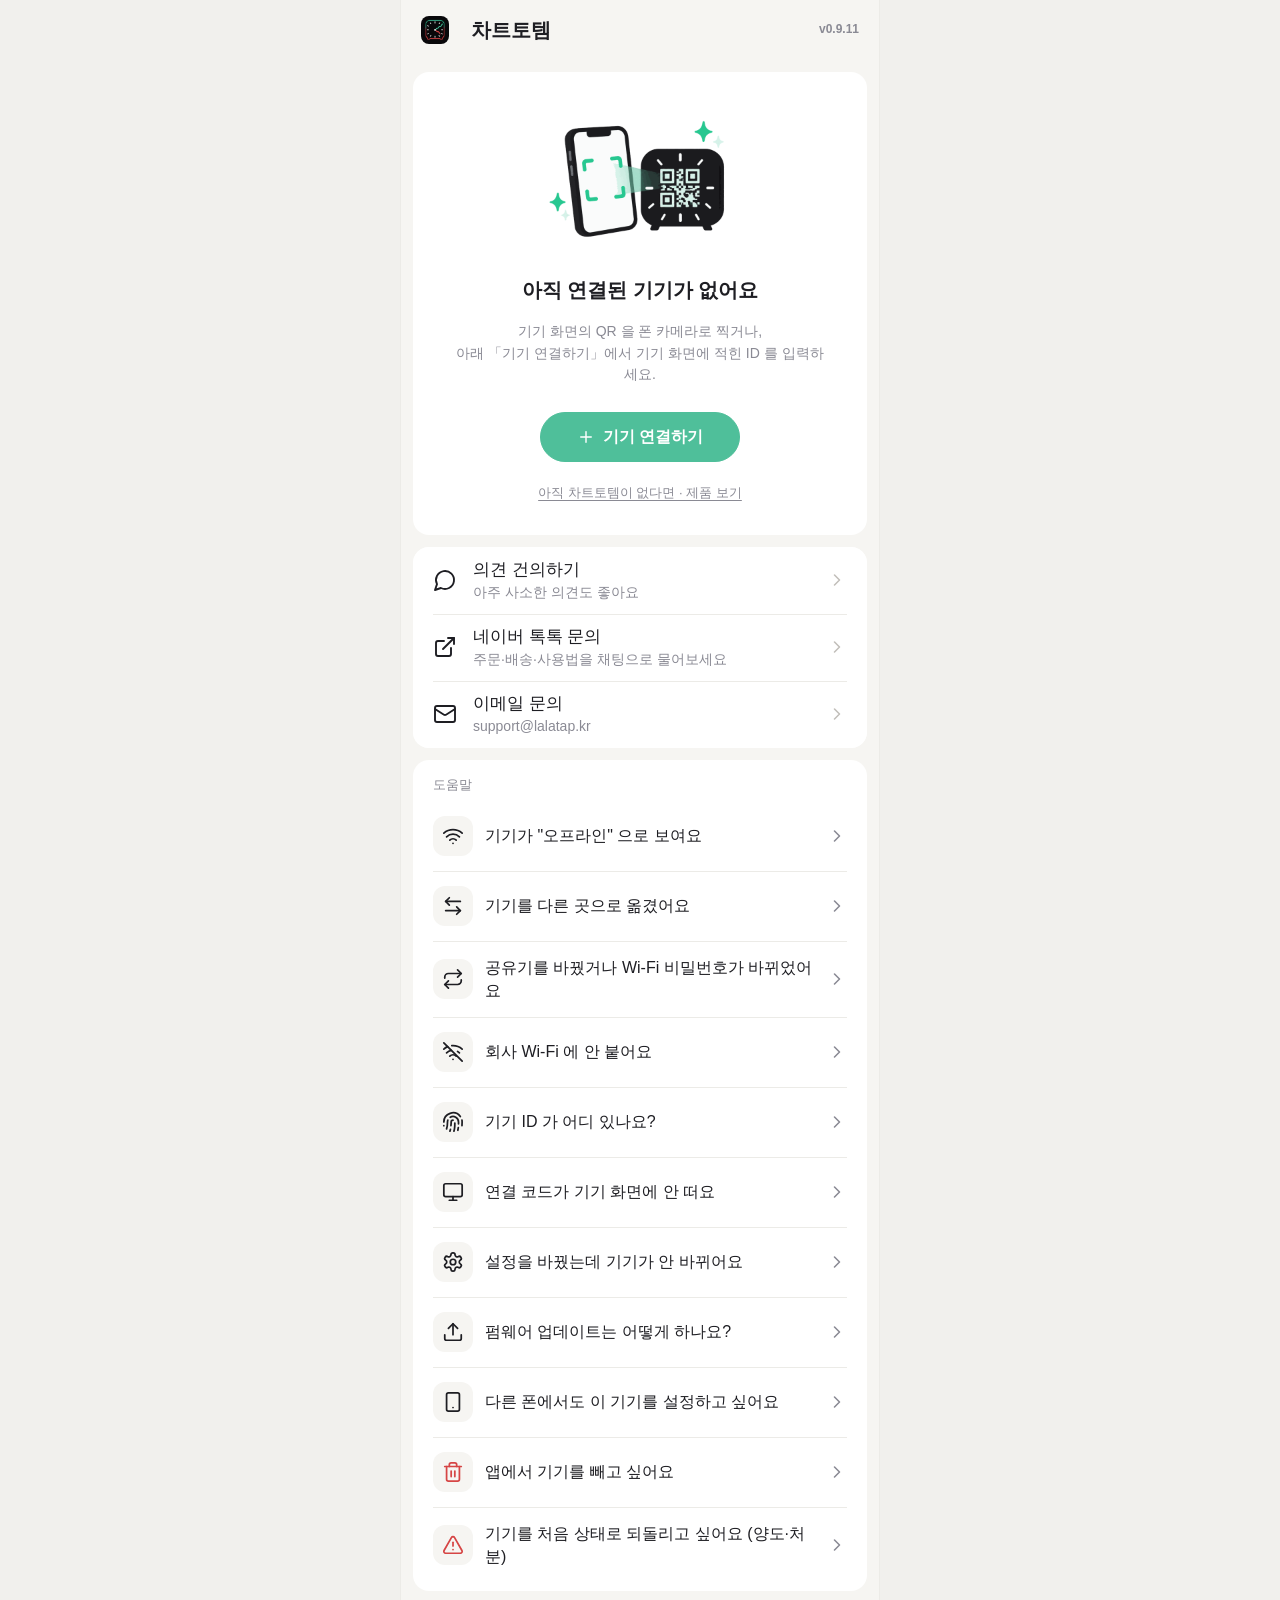
<file: index.html>
<!doctype html>
<html lang="ko">
<head>
<meta charset="utf-8">
<meta name="viewport" content="width=device-width,initial-scale=1,viewport-fit=cover">
<title>차트토템 | 책상 위 주식시계·코인시계 설정 앱</title>
<meta name="description" content="차트토템 주식시계·코인시계 설정 앱. 기기 연결과 종목·화면 설정을 폰 브라우저에서 바로 합니다. 화면 15가지와 가격은 소개 페이지에서.">
<link rel="canonical" href="https://charttotem.lalatap.kr/">
<meta property="og:type" content="website">
<meta property="og:site_name" content="차트토템">
<meta property="og:locale" content="ko_KR">
<meta property="og:title" content="차트토템 | 책상 위 주식시계·코인시계 설정 앱">
<meta property="og:description" content="차트토템 주식시계·코인시계 설정 앱. 기기 연결과 종목·화면 설정을 폰 브라우저에서 바로 합니다. 화면 15가지와 가격은 소개 페이지에서.">
<meta property="og:url" content="https://charttotem.lalatap.kr/">
<meta property="og:image" content="https://charttotem.lalatap.kr/site/img/og-stock.jpg">
<meta property="og:image:width" content="1200">
<meta property="og:image:height" content="630">
<meta name="twitter:card" content="summary_large_image">
<meta name="google-site-verification" content="C6ULJjov_X2AhCL-xVT1UzCFTfvrDdatXsUdNp3whbs">
<meta name="naver-site-verification" content="ce55c34e997413605756466050e4f0c52d5f056b">
<link rel="manifest" href="manifest.json">
<link rel="icon" href="icons/icon-192.png">
<link rel="apple-touch-icon" href="icons/icon-180.png">
<meta name="theme-color" content="#FFFFFF">
<meta name="apple-mobile-web-app-capable" content="yes">
<meta name="apple-mobile-web-app-status-bar-style" content="default">
<meta name="apple-mobile-web-app-title" content="차트토템">
<link rel="stylesheet" href="style.css">
</head>
<body>
<svg xmlns="http://www.w3.org/2000/svg" style="display:none" aria-hidden="true">
<symbol id="i-chevron-left" viewBox="0 0 24 24"><path d="m15 18-6-6 6-6"/></symbol>
<symbol id="i-chevron-right" viewBox="0 0 24 24"><path d="m9 18 6-6-6-6"/></symbol>
<symbol id="i-search" viewBox="0 0 24 24"><circle cx="11" cy="11" r="8"/><path d="m21 21-4.3-4.3"/></symbol>
<symbol id="i-x" viewBox="0 0 24 24"><path d="M18 6 6 18"/><path d="m6 6 12 12"/></symbol>
<symbol id="i-plus" viewBox="0 0 24 24"><path d="M5 12h14"/><path d="M12 5v14"/></symbol>
<symbol id="i-message-circle" viewBox="0 0 24 24"><path d="M7.9 20A9 9 0 1 0 4 16.1L2 22Z"/></symbol>
<symbol id="i-mail" viewBox="0 0 24 24"><rect width="20" height="16" x="2" y="4" rx="2"/><path d="m22 7-8.97 5.7a1.94 1.94 0 0 1-2.06 0L2 7"/></symbol>
<symbol id="i-check" viewBox="0 0 24 24"><path d="M20 6 9 17l-5-5"/></symbol>
<symbol id="i-list" viewBox="0 0 24 24"><path d="M8 6h13"/><path d="M8 12h13"/><path d="M8 18h13"/><path d="M3 6h.01"/><path d="M3 12h.01"/><path d="M3 18h.01"/></symbol>
<symbol id="i-monitor" viewBox="0 0 24 24"><rect width="20" height="14" x="2" y="3" rx="2"/><path d="M8 21h8"/><path d="M12 17v4"/></symbol>
<symbol id="i-wifi" viewBox="0 0 24 24"><path d="M12 20h.01"/><path d="M2 8.82a15 15 0 0 1 20 0"/><path d="M5 12.859a10 10 0 0 1 14 0"/><path d="M8.5 16.429a5 5 0 0 1 7 0"/></symbol>
<symbol id="i-cpu" viewBox="0 0 24 24"><rect width="16" height="16" x="4" y="4" rx="2"/><rect width="6" height="6" x="9" y="9" rx="1"/><path d="M15 2v2"/><path d="M15 20v2"/><path d="M2 15h2"/><path d="M2 9h2"/><path d="M20 15h2"/><path d="M20 9h2"/><path d="M9 2v2"/><path d="M9 20v2"/></symbol>
<symbol id="i-settings" viewBox="0 0 24 24"><path d="M12.22 2h-.44a2 2 0 0 0-2 2v.18a2 2 0 0 1-1 1.73l-.43.25a2 2 0 0 1-2 0l-.15-.08a2 2 0 0 0-2.73.73l-.22.38a2 2 0 0 0 .73 2.73l.15.1a2 2 0 0 1 1 1.72v.51a2 2 0 0 1-1 1.74l-.15.09a2 2 0 0 0-.73 2.73l.22.38a2 2 0 0 0 2.73.73l.15-.08a2 2 0 0 1 2 0l.43.25a2 2 0 0 1 1 1.73V20a2 2 0 0 0 2 2h.44a2 2 0 0 0 2-2v-.18a2 2 0 0 1 1-1.73l.43-.25a2 2 0 0 1 2 0l.15.08a2 2 0 0 0 2.73-.73l.22-.39a2 2 0 0 0-.73-2.73l-.15-.08a2 2 0 0 1-1-1.74v-.5a2 2 0 0 1 1-1.74l.15-.09a2 2 0 0 0 .73-2.73l-.22-.38a2 2 0 0 0-2.73-.73l-.15.08a2 2 0 0 1-2 0l-.43-.25a2 2 0 0 1-1-1.73V4a2 2 0 0 0-2-2z"/><circle cx="12" cy="12" r="3"/></symbol>
<symbol id="i-layout-grid" viewBox="0 0 24 24"><rect width="7" height="7" x="3" y="3" rx="1"/><rect width="7" height="7" x="14" y="3" rx="1"/><rect width="7" height="7" x="14" y="14" rx="1"/><rect width="7" height="7" x="3" y="14" rx="1"/></symbol>
<symbol id="i-candlestick" viewBox="0 0 24 24"><path d="M9 5v4"/><rect width="4" height="6" x="7" y="9" rx="1"/><path d="M9 15v2"/><path d="M17 3v2"/><rect width="4" height="8" x="15" y="5" rx="1"/><path d="M17 13v3"/><path d="M3 3v16a2 2 0 0 0 2 2h16"/></symbol>
<symbol id="i-palette" viewBox="0 0 24 24"><circle cx="13.5" cy="6.5" r=".5" fill="currentColor"/><circle cx="17.5" cy="10.5" r=".5" fill="currentColor"/><circle cx="8.5" cy="7.5" r=".5" fill="currentColor"/><circle cx="6.5" cy="12.5" r=".5" fill="currentColor"/><path d="M12 2C6.5 2 2 6.5 2 12s4.5 10 10 10c.926 0 1.648-.746 1.648-1.688 0-.437-.18-.835-.437-1.125-.29-.289-.438-.652-.438-1.125a1.64 1.64 0 0 1 1.668-1.668h1.996c3.051 0 5.555-2.503 5.555-5.554C21.965 6.012 17.461 2 12 2z"/></symbol>
<symbol id="i-globe" viewBox="0 0 24 24"><circle cx="12" cy="12" r="10"/><path d="M12 2a14.5 14.5 0 0 0 0 20 14.5 14.5 0 0 0 0-20"/><path d="M2 12h20"/></symbol>
<symbol id="i-sun" viewBox="0 0 24 24"><circle cx="12" cy="12" r="4"/><path d="M12 2v2"/><path d="M12 20v2"/><path d="m4.93 4.93 1.41 1.41"/><path d="m17.66 17.66 1.41 1.41"/><path d="M2 12h2"/><path d="M20 12h2"/><path d="m6.34 17.66-1.41 1.41"/><path d="m19.07 4.93-1.41 1.41"/></symbol>
<symbol id="i-clock" viewBox="0 0 24 24"><circle cx="12" cy="12" r="10"/><path d="M12 6v6l4 2"/></symbol>
<symbol id="i-repeat" viewBox="0 0 24 24"><path d="m17 2 4 4-4 4"/><path d="M3 11v-1a4 4 0 0 1 4-4h14"/><path d="m7 22-4-4 4-4"/><path d="M21 13v1a4 4 0 0 1-4 4H3"/></symbol>
<symbol id="i-external-link" viewBox="0 0 24 24"><path d="M15 3h6v6"/><path d="M10 14 21 3"/><path d="M18 13v6a2 2 0 0 1-2 2H5a2 2 0 0 1-2-2V8a2 2 0 0 1 2-2h6"/></symbol>
<symbol id="i-tag" viewBox="0 0 24 24"><path d="M12.586 2.586A2 2 0 0 0 11.172 2H4a2 2 0 0 0-2 2v7.172a2 2 0 0 0 .586 1.414l8.704 8.704a2.426 2.426 0 0 0 3.42 0l6.58-6.58a2.426 2.426 0 0 0 0-3.42z"/><circle cx="7.5" cy="7.5" r=".5" fill="currentColor"/></symbol>
<symbol id="i-trash" viewBox="0 0 24 24"><path d="M3 6h18"/><path d="M19 6v14a2 2 0 0 1-2 2H7a2 2 0 0 1-2-2V6"/><path d="M8 6V4a2 2 0 0 1 2-2h4a2 2 0 0 1 2 2v2"/><path d="M10 11v6"/><path d="M14 11v6"/></symbol>
<symbol id="i-pencil" viewBox="0 0 24 24"><path d="M21.174 6.812a1 1 0 0 0-3.986-3.987L3.842 16.174a2 2 0 0 0-.5.83l-1.321 4.352a.5.5 0 0 0 .623.622l4.353-1.32a2 2 0 0 0 .83-.497z"/><path d="m15 5 4 4"/></symbol>
<symbol id="i-fingerprint" viewBox="0 0 24 24"><path d="M12 10a2 2 0 0 0-2 2c0 1.02-.1 2.51-.26 4"/><path d="M14 13.12c0 2.38 0 6.38-1 8.88"/><path d="M17.29 21.02c.12-.6.43-2.3.5-3.02"/><path d="M2 12a10 10 0 0 1 18-6"/><path d="M2 16h.01"/><path d="M21.8 16c.2-2 .131-5.354 0-6"/><path d="M5 19.5C5.5 18 6 15 6 12a6 6 0 0 1 .34-2"/><path d="M8.65 22c.21-.66.45-1.32.57-2"/><path d="M9 6.8a6 6 0 0 1 9 5.2v2"/></symbol>
<symbol id="i-info" viewBox="0 0 24 24"><circle cx="12" cy="12" r="10"/><path d="M12 16v-4"/><path d="M12 8h.01"/></symbol>
<symbol id="i-memory" viewBox="0 0 24 24"><path d="M6 19v-3"/><path d="M10 19v-3"/><path d="M14 19v-3"/><path d="M18 19v-3"/><path d="M8 11V9"/><path d="M16 11V9"/><path d="M12 11V9"/><path d="M2 15h20"/><path d="M2 7a2 2 0 0 1 2-2h16a2 2 0 0 1 2 2v1.1a2 2 0 0 0 0 3.837V17a2 2 0 0 1-2 2H4a2 2 0 0 1-2-2v-5.1a2 2 0 0 0 0-3.837Z"/></symbol>
<symbol id="i-refresh" viewBox="0 0 24 24"><path d="M3 12a9 9 0 0 1 9-9 9.75 9.75 0 0 1 6.74 2.74L21 8"/><path d="M21 3v5h-5"/><path d="M21 12a9 9 0 0 1-9 9 9.75 9.75 0 0 1-6.74-2.74L3 16"/><path d="M8 16H3v5"/></symbol>
<symbol id="i-hourglass" viewBox="0 0 24 24"><path d="M5 22h14"/><path d="M5 2h14"/><path d="M17 22v-4.172a2 2 0 0 0-.586-1.414L12 12l-4.414 4.414A2 2 0 0 0 7 17.828V22"/><path d="M7 2v4.172a2 2 0 0 0 .586 1.414L12 12l4.414-4.414A2 2 0 0 0 17 6.172V2"/></symbol>
<symbol id="i-circle-alert" viewBox="0 0 24 24"><circle cx="12" cy="12" r="10"/><path d="M12 8v4"/><path d="M12 16h.01"/></symbol>
<symbol id="i-triangle-alert" viewBox="0 0 24 24"><path d="m21.73 18-8-14a2 2 0 0 0-3.48 0l-8 14A2 2 0 0 0 4 21h16a2 2 0 0 0 1.73-3"/><path d="M12 9v4"/><path d="M12 17h.01"/></symbol>
<symbol id="i-rotate-ccw" viewBox="0 0 24 24"><path d="M3 12a9 9 0 1 0 9-9 9.75 9.75 0 0 0-6.74 2.74L3 8"/><path d="M3 3v5h5"/></symbol>
<symbol id="i-power" viewBox="0 0 24 24"><path d="M12 2v10"/><path d="M18.4 6.6a9 9 0 1 1-12.77.04"/></symbol>
<symbol id="i-upload" viewBox="0 0 24 24"><path d="M21 15v4a2 2 0 0 1-2 2H5a2 2 0 0 1-2-2v-4"/><path d="m17 8-5-5-5 5"/><path d="M12 3v12"/></symbol>
<symbol id="i-coins" viewBox="0 0 24 24"><circle cx="8" cy="8" r="6"/><path d="M18.09 10.37A6 6 0 1 1 10.34 18"/><path d="M7 6h1v4"/><path d="m16.71 13.88.7.71-2.82 2.82"/></symbol>
<symbol id="i-image" viewBox="0 0 24 24"><rect width="18" height="18" x="3" y="3" rx="2" ry="2"/><circle cx="9" cy="9" r="2"/><path d="m21 15-3.086-3.086a2 2 0 0 0-2.828 0L6 21"/></symbol>
<symbol id="i-smartphone" viewBox="0 0 24 24"><rect width="14" height="20" x="5" y="2" rx="2" ry="2"/><path d="M12 18h.01"/></symbol>
<symbol id="i-save" viewBox="0 0 24 24"><path d="M15.2 3a2 2 0 0 1 1.4.6l3.8 3.8a2 2 0 0 1 .6 1.4V19a2 2 0 0 1-2 2H5a2 2 0 0 1-2-2V5a2 2 0 0 1 2-2z"/><path d="M17 21v-7a1 1 0 0 0-1-1H8a1 1 0 0 0-1 1v7"/><path d="M7 3v4a1 1 0 0 0 1 1h7"/></symbol>
<symbol id="i-lock" viewBox="0 0 24 24"><rect width="18" height="11" x="3" y="11" rx="2" ry="2"/><path d="M7 11V7a5 5 0 0 1 10 0v4"/></symbol>
<symbol id="i-more" viewBox="0 0 24 24"><circle cx="12" cy="12" r="1"/><circle cx="19" cy="12" r="1"/><circle cx="5" cy="12" r="1"/></symbol>
<symbol id="i-radar" viewBox="0 0 24 24"><path d="M19.07 4.93A10 10 0 0 0 6.99 3.34"/><path d="M4 6h.01"/><path d="M2.29 9.62A10 10 0 1 0 21.31 8.35"/><path d="M16.24 7.76A6 6 0 1 0 8.23 16.67"/><path d="M12 18h.01"/><path d="M17.99 11.66A6 6 0 0 1 15.77 16.67"/><circle cx="12" cy="12" r="2"/><path d="m13.41 10.59 5.66-5.66"/></symbol>
<symbol id="i-grip" viewBox="0 0 24 24"><circle cx="9" cy="12" r="1"/><circle cx="9" cy="5" r="1"/><circle cx="9" cy="19" r="1"/><circle cx="15" cy="12" r="1"/><circle cx="15" cy="5" r="1"/><circle cx="15" cy="19" r="1"/></symbol>
<symbol id="i-shield" viewBox="0 0 24 24"><path d="M20 13c0 5-3.5 7.5-7.66 8.95a1 1 0 0 1-.67-.01C7.5 20.5 4 18 4 13V6a1 1 0 0 1 1-1c2 0 4.5-1.2 6.24-2.72a1.17 1.17 0 0 1 1.52 0C14.51 3.81 17 5 19 5a1 1 0 0 1 1 1z"/></symbol>
<symbol id="i-file-text" viewBox="0 0 24 24"><path d="M15 2H6a2 2 0 0 0-2 2v16a2 2 0 0 0 2 2h12a2 2 0 0 0 2-2V7Z"/><path d="M14 2v4a2 2 0 0 0 2 2h4"/><path d="M10 9H8"/><path d="M16 13H8"/><path d="M16 17H8"/></symbol>
<symbol id="i-wifi-off" viewBox="0 0 24 24"><path d="M12 20h.01"/><path d="M8.5 16.429a5 5 0 0 1 7 0"/><path d="M5 12.859a10 10 0 0 1 5.17-2.69"/><path d="M19 12.859a10 10 0 0 0-2.007-1.523"/><path d="M2 8.82a15 15 0 0 1 4.177-2.643"/><path d="M22 8.82a15 15 0 0 0-11.288-3.764"/><path d="m2 2 20 20"/></symbol>
<symbol id="i-arrow-left-right" viewBox="0 0 24 24"><path d="M8 3 4 7l4 4"/><path d="M4 7h16"/><path d="m16 21 4-4-4-4"/><path d="M20 17H4"/></symbol>
<symbol id="i-house" viewBox="0 0 24 24"><path d="M15 21v-8a1 1 0 0 0-1-1h-4a1 1 0 0 0-1 1v8"/><path d="M3 10a2 2 0 0 1 .709-1.528l7-5.999a2 2 0 0 1 2.582 0l7 5.999A2 2 0 0 1 21 10v9a2 2 0 0 1-2 2H5a2 2 0 0 1-2-2z"/></symbol>
</svg>
<main class="app">
<section class="page home on" data-page="/">
  <header class="top home"><img class="logo" src="icons/icon-192.png" alt="" width="28" height="28"><h1>차트토템</h1><span class="ver" id="ver"></span></header>

  <section id="devices"></section>

  <div class="hero-empty card" id="emptyCard">
    <img class="illus-img" src="icons/home-empty.png" alt="" width="840" height="504" onerror="this.remove();document.getElementById('illusSvg').classList.remove('hidden')">
    <svg class="illus hidden" id="illusSvg" viewBox="0 0 220 120" aria-hidden="true" fill="none" stroke-linecap="round" stroke-linejoin="round">
      <rect x="62" y="8" width="60" height="104" rx="12" stroke="var(--tx)" stroke-width="2.2"/>
      <path d="M84 16h16" stroke="var(--tx)" stroke-width="2.2"/>
      <path d="M76 46v-6a4 4 0 0 1 4-4h6M98 36h6a4 4 0 0 1 4 4v6M108 70v6a4 4 0 0 1-4 4h-6M86 80h-6a4 4 0 0 1-4-4v-6" stroke="var(--ac)" stroke-width="2.4"/>
      <circle cx="92" cy="58" r="7" stroke="var(--tx)" stroke-width="2"/>
      <circle cx="160" cy="46" r="34" fill="var(--bg2)"/>
      <g stroke="var(--tx)" stroke-width="2"><rect x="142" y="28" width="12" height="12" rx="2"/><rect x="166" y="28" width="12" height="12" rx="2"/><rect x="142" y="52" width="12" height="12" rx="2"/></g>
      <g fill="var(--tx)"><rect x="146" y="32" width="4" height="4"/><rect x="170" y="32" width="4" height="4"/><rect x="146" y="56" width="4" height="4"/><rect x="166" y="52" width="4" height="4"/><rect x="174" y="52" width="4" height="4"/><rect x="170" y="58" width="4" height="4"/><rect x="166" y="62" width="4" height="4"/><rect x="176" y="60" width="4" height="4"/></g>
      <path d="M30 40l2.5 6 6 2.5-6 2.5-2.5 6-2.5-6-6-2.5 6-2.5zM196 86l1.8 4.2 4.2 1.8-4.2 1.8-1.8 4.2-1.8-4.2-4.2-1.8 4.2-1.8z" fill="var(--ac)"/>
    </svg>
    <b>아직 연결된 기기가 없어요</b>
    <div class="hint">기기 화면의 QR 을 폰 카메라로 찍거나,<br>아래 「기기 연결하기」에서 기기 화면에 적힌 ID 를 입력하세요.</div>
    <button class="btn primary pill" data-go="/add"><svg class="ic" aria-hidden="true"><use href="#i-plus"/></svg>기기 연결하기</button>
    <a class="shoplink" href="/stock-clock/">아직 차트토템이 없다면 · 제품 보기</a>
  </div>

  <div class="hintbox card hidden" id="installCard">
    <b><svg class="ic" aria-hidden="true"><use href="#i-smartphone"/></svg>홈 화면에 추가해 주세요</b>
    <div id="installText">다음에 기기를 바로 열 수 있어요.</div>
    <div class="row"><button id="installBtn" class="primary"><svg class="ic" aria-hidden="true"><use href="#i-house"/></svg>홈 화면에 추가</button><button id="installLater">나중에</button></div>
  </div>

  <div id="addNav" class="card">
  <nav class="list">
    <button class="menu" data-go="/add"><svg class="ic" aria-hidden="true"><use href="#i-plus"/></svg><span class="mtext"><span class="mlbl">기기 연결</span><span class="msub">기기 화면의 ID 6자리와 숫자 코드로 연결해요</span></span><span class="chev"><svg class="ic" aria-hidden="true"><use href="#i-chevron-right"/></svg></span></button>
  </nav>
  </div>

  <div class="card">
  <nav class="list">
    <button class="menu" id="fbOpen"><svg class="ic" aria-hidden="true"><use href="#i-message-circle"/></svg><span class="mtext"><span class="mlbl">의견 건의하기</span><span class="msub">아주 사소한 의견도 좋아요</span></span><span class="chev"><svg class="ic" aria-hidden="true"><use href="#i-chevron-right"/></svg></span></button>
    <a class="menu" id="askTalk" href="https://talk.naver.com/ct/wh9xfth" target="_blank" rel="noopener"><svg class="ic" aria-hidden="true"><use href="#i-external-link"/></svg><span class="mtext"><span class="mlbl">네이버 톡톡 문의</span><span class="msub">주문·배송·사용법을 채팅으로 물어보세요</span></span><span class="chev"><svg class="ic" aria-hidden="true"><use href="#i-chevron-right"/></svg></span></a>
    <a class="menu" id="askMail" href="mailto:support@lalatap.kr"><svg class="ic" aria-hidden="true"><use href="#i-mail"/></svg><span class="mtext"><span class="mlbl">이메일 문의</span><span class="msub">support@lalatap.kr</span></span><span class="chev"><svg class="ic" aria-hidden="true"><use href="#i-chevron-right"/></svg></span></a>
  </nav>
  </div>

  <div class="card">
  <div class="caption">도움말</div>
  <div class="faq" id="faq"></div>
  </div>

  <div class="band"></div>
  <div id="devSection" class="hidden">
    <div class="caption">개발자 · IP 로 직접 연결</div>
    <div class="msg">같은 Wi-Fi 에서 기기 IP 로 바로 여는 개발용 경로예요. 고객용은 위의 「기기 연결」(클라우드) 이에요.</div>
    <div class="formrow"><input type="text" class="text" id="manualIp" placeholder="기기 IP (예: 192.168.0.23)" inputmode="decimal"><button class="textbtn" id="manualAdd"><svg class="ic" aria-hidden="true"><use href="#i-plus"/></svg>추가</button></div>
    <nav class="list"><button class="menu" id="scanBtn"><svg class="ic" aria-hidden="true"><use href="#i-radar"/></svg><span class="mtext"><span class="mlbl" id="scanLabel">같은 Wi-Fi에서 기기 찾기</span><span class="msub">폰과 같은 대역을 훑어요 (최대 2분)</span></span></button></nav>
    <div class="msg" id="addMsg"></div>
    <nav class="list" id="ipDevices"></nav>
    <nav class="list"><button class="menu danger" id="devOff"><svg class="ic" aria-hidden="true"><use href="#i-x"/></svg><span class="mtext"><span class="mlbl">개발자 모드 끄기</span></span></button></nav>
  </div>
</section>

<section class="page" data-page="/add">
  <header class="top"><button class="back" aria-label="뒤로 가기"><svg class="ic" aria-hidden="true"><use href="#i-chevron-left"/></svg></button><h1 tabindex="-1">기기 연결</h1></header>
  <div id="stepId">
    <div class="caption">1단계 · 기기 ID</div>
    <div class="doc"><p>기기 화면 <b>오른쪽 위 구석에 적힌 ID 6자리</b>를 입력하세요. 기기 화면의 QR 을 찍었다면 자동으로 채워져요.</p></div>
    <div class="formrow"><svg class="ic" aria-hidden="true"><use href="#i-fingerprint"/></svg><input type="text" class="text code" id="pairId" placeholder="예: A75E1F" maxlength="6" autocomplete="off" autocapitalize="characters" spellcheck="false" inputmode="text"></div>
    <div class="msg" id="pairMsg1"></div>
    <button class="btn primary" id="pairNext"><svg class="ic" aria-hidden="true"><use href="#i-check"/></svg>다음</button>
    <div class="doc"><p class="dim">기기가 켜져 있고 Wi-Fi 에 연결돼 있어야 해요. 처음 연결하는 기기라면 「Wi-Fi 연결 완료」 화면 아래 알약에도 ID 가 있어요.</p></div>
  </div>
  <div id="stepPin" class="hidden">
    <div class="caption">2단계 · 기기 화면의 숫자</div>
    <div class="doc"><p id="pinStatus">기기 화면에 숫자 6자리가 뜨길 기다리는 중이에요... (보통 바로, 늦어도 30초)</p><p>기기 <b>화면에 뜬 숫자 6자리</b>를 그대로 입력하세요. 기기 옆에 있는 사람만 연결할 수 있게 하는 확인 절차예요.</p></div>
    <div class="formrow"><svg class="ic" aria-hidden="true"><use href="#i-lock"/></svg><input type="text" class="text code" id="pairPin" placeholder="000000" maxlength="6" autocomplete="one-time-code" inputmode="numeric" pattern="[0-9]*"></div>
    <div class="msg" id="pairMsg2"></div>
    <button class="btn primary" id="pairConfirm"><svg class="ic" aria-hidden="true"><use href="#i-check"/></svg>연결</button>
    <button class="btn" id="pairRestart">처음부터</button>
  </div>
</section>

</main>
<div class="fb-bd hidden" id="fbBd">
  <div class="fb" role="dialog" aria-modal="true" aria-labelledby="fbTitle">
    <div id="fbForm">
      <h2 id="fbTitle">의견 건의하기</h2>
      <p>불편한 점, 바라는 기능, 뭐든 편하게 적어 주세요.</p>
      <textarea id="fbText" rows="5" maxlength="2000" placeholder="자유롭게 적어 주세요" aria-label="의견"></textarea>
      <div class="msg err hidden" id="fbMsg" role="alert"></div>
      <div class="fb-note hidden" id="fbNote">연결된 기기 ID 가 함께 전달돼요</div>
      <div class="fb-btns"><button id="fbCancel" type="button">취소</button><button id="fbSend" class="send" type="button" disabled>제출하기</button></div>
    </div>
    <div class="fb-done hidden" id="fbDone" role="status"><svg class="ic" aria-hidden="true"><use href="#i-check"/></svg><b>제출되었습니다</b></div>
  </div>
</div>
<div class="toast" role="status" aria-live="polite" id="toast"></div>
<script src="totems.js"></script>
<script src="app.js"></script>
<script src="ga.js"></script>
</body>
</html>
</file>
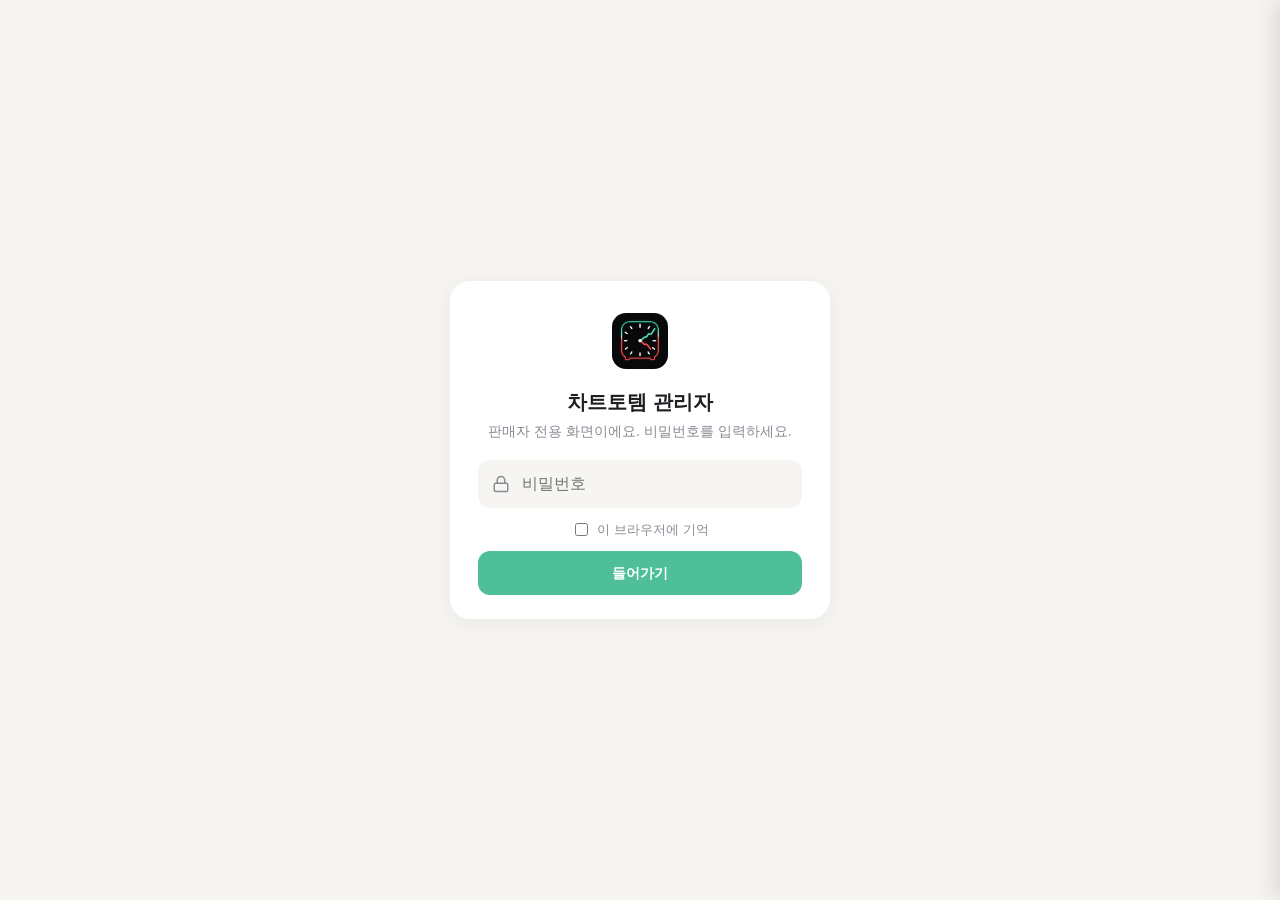
<file: admin/index.html>
<!doctype html>
<html lang="ko">
<head>
<meta charset="utf-8">
<meta name="viewport" content="width=device-width,initial-scale=1,viewport-fit=cover">
<title>차트토템 관리자</title>
<meta name="robots" content="noindex,nofollow">
<base href="../">
<link rel="icon" href="icons/icon-192.png">
<link rel="apple-touch-icon" href="icons/icon-180.png">
<meta name="theme-color" content="#FFFFFF">
<link rel="stylesheet" href="admin/admin.css">
</head>
<body>
<svg xmlns="http://www.w3.org/2000/svg" style="display:none" aria-hidden="true">
<symbol id="i-message-circle" viewBox="0 0 24 24"><path d="M7.9 20A9 9 0 1 0 4 16.1L2 22Z"/></symbol>
<symbol id="i-lock" viewBox="0 0 24 24"><rect width="18" height="11" x="3" y="11" rx="2" ry="2"/><path d="M7 11V7a5 5 0 0 1 10 0v4"/></symbol>
<symbol id="i-refresh" viewBox="0 0 24 24"><path d="M3 12a9 9 0 0 1 9-9 9.75 9.75 0 0 1 6.74 2.74L21 8"/><path d="M21 3v5h-5"/><path d="M21 12a9 9 0 0 1-9 9 9.75 9.75 0 0 1-6.74-2.74L3 16"/><path d="M8 16H3v5"/></symbol>
<symbol id="i-x" viewBox="0 0 24 24"><path d="M18 6 6 18"/><path d="m6 6 12 12"/></symbol>
<symbol id="i-search" viewBox="0 0 24 24"><circle cx="11" cy="11" r="8"/><path d="m21 21-4.3-4.3"/></symbol>
<symbol id="i-cpu" viewBox="0 0 24 24"><rect width="16" height="16" x="4" y="4" rx="2"/><rect width="6" height="6" x="9" y="9" rx="1"/><path d="M15 2v2"/><path d="M15 20v2"/><path d="M2 15h2"/><path d="M2 9h2"/><path d="M20 15h2"/><path d="M20 9h2"/><path d="M9 2v2"/><path d="M9 20v2"/></symbol>
<symbol id="i-cloud" viewBox="0 0 24 24"><path d="M17.5 19H9a7 7 0 1 1 6.71-9h1.79a4.5 4.5 0 1 1 0 9Z"/></symbol>
<symbol id="i-list" viewBox="0 0 24 24"><path d="M8 6h13"/><path d="M8 12h13"/><path d="M8 18h13"/><path d="M3 6h.01"/><path d="M3 12h.01"/><path d="M3 18h.01"/></symbol>
<symbol id="i-power" viewBox="0 0 24 24"><path d="M12 2v10"/><path d="M18.4 6.6a9 9 0 1 1-12.77.04"/></symbol>
<symbol id="i-upload" viewBox="0 0 24 24"><path d="M21 15v4a2 2 0 0 1-2 2H5a2 2 0 0 1-2-2v-4"/><path d="m17 8-5-5-5 5"/><path d="M12 3v12"/></symbol>
<symbol id="i-external-link" viewBox="0 0 24 24"><path d="M15 3h6v6"/><path d="M10 14 21 3"/><path d="M18 13v6a2 2 0 0 1-2 2H5a2 2 0 0 1-2-2V8a2 2 0 0 1 2-2h6"/></symbol>
<symbol id="i-trash" viewBox="0 0 24 24"><path d="M3 6h18"/><path d="M19 6v14a2 2 0 0 1-2 2H7a2 2 0 0 1-2-2V6"/><path d="M8 6V4a2 2 0 0 1 2-2h4a2 2 0 0 1 2 2v2"/><path d="M10 11v6"/><path d="M14 11v6"/></symbol>
<symbol id="i-logout" viewBox="0 0 24 24"><path d="M9 21H5a2 2 0 0 1-2-2V5a2 2 0 0 1 2-2h4"/><path d="m16 17 5-5-5-5"/><path d="M21 12H9"/></symbol>
</svg>

<!-- 로그인 -->
<section class="gate" id="gate">
  <form class="gatebox" id="loginForm" autocomplete="off">
    <img src="icons/icon-192.png" alt="" width="56" height="56">
    <h1>차트토템 관리자</h1>
    <p class="dim">판매자 전용 화면이에요. 비밀번호를 입력하세요.</p>
    <div class="pwrow"><svg class="ic"><use href="#i-lock"/></svg><input type="password" id="pw" placeholder="비밀번호" autocomplete="current-password" required></div>
    <label class="chk"><input type="checkbox" id="remember"> 이 브라우저에 기억</label>
    <div class="msg err" id="loginMsg"></div>
    <button class="btn primary" type="submit" id="loginBtn">들어가기</button>
  </form>
</section>

<!-- 본문 -->
<main class="admin hidden" id="app">
  <header class="bar">
    <div class="brand"><img src="icons/icon-192.png" alt="" width="28" height="28"><b>차트토템 관리자</b><span class="dim" id="updated"></span></div>
    <div class="tools">
      <label class="chk small"><input type="checkbox" id="auto" checked> 5분마다 새로고침</label>
      <button class="btn small" id="refresh"><svg class="ic"><use href="#i-refresh"/></svg>새로고침</button>
      <button class="btn small ghost" id="logout" title="로그아웃"><svg class="ic"><use href="#i-logout"/></svg></button>
    </div>
  </header>
  <div class="msg err" id="topMsg"></div>

  <!-- 요약 -->
  <section class="chips" id="chips"></section>

  <!-- 의견 건의 (admin/feedback.js) -->
  <section class="card">
    <div class="cardhead"><svg class="ic"><use href="#i-message-circle"/></svg><b>의견 건의</b><span class="dim" id="fbCount"></span></div>
    <ul class="fblist" id="fbList"></ul>
    <div class="dim pad hidden" id="fbEmpty"></div>
    <div class="pad hidden" id="fbMoreWrap"><button class="btn small" id="fbMore">더 보기</button></div>
  </section>

  <!-- Cloudflare 사용량 -->
  <section class="card">
    <div class="cardhead"><svg class="ic"><use href="#i-cloud"/></svg><b>Cloudflare 사용량</b><span class="dim">무료 한도 · UTC 하루 기준</span><button class="btn tiny ghost" id="usageRefresh">지금 다시 가져오기</button></div>
    <div id="usage" class="usage"><div class="dim pad">불러오는 중…</div></div>
  </section>

  <!-- 기기 목록 -->
  <section class="card">
    <div class="cardhead"><svg class="ic"><use href="#i-cpu"/></svg><b>기기</b><span class="dim" id="devCount"></span></div>
    <div class="filters">
      <div class="seg" id="filterSeg">
        <button data-f="all" class="on">전체</button><button data-f="online">온라인</button><button data-f="offline">오프라인</button><button data-f="unset">세팅 전</button><button data-f="old">구버전</button><button data-f="gone">초기화됨</button><button data-f="reboot">재부팅</button>
      </div>
      <div class="search"><svg class="ic"><use href="#i-search"/></svg><input type="search" id="q" placeholder="ID · 이름 · 종목 · Wi-Fi 검색"></div>
    </div>
    <div class="bulk hidden" id="bulk">
      <b><span id="selCount">0</span>대 선택</b>
      <button class="btn tiny" data-bulk="fwcheck=1">업데이트 확인</button>
      <button class="btn tiny" data-bulk="update=1">업데이트 설치</button>
      <button class="btn tiny" data-bulk="restart=1">재시작</button>
      <button class="btn tiny ghost" id="selClear">선택 해제</button>
    </div>
    <div class="tablewrap">
      <table class="devices" id="devTable">
        <thead><tr>
          <th class="c"><input type="checkbox" id="selAll" title="모두 선택"></th>
          <th>상태</th><th>기기</th><th>앱</th><th>펌웨어</th><th>화면</th><th>종목</th><th>Wi-Fi</th><th>마지막 연결</th><th>등록</th><th>연결된 앱</th>
        </tr></thead>
        <tbody id="devBody"></tbody>
      </table>
    </div>
    <div class="dim pad" id="devEmpty"></div>
  </section>

  <!-- 최근 활동 -->
  <section class="card">
    <div class="cardhead"><svg class="ic"><use href="#i-list"/></svg><b>최근 활동</b><span class="dim">모든 기기의 서버 기록 (등록·펌웨어·명령·앱 연결)</span></div>
    <ul class="activity" id="activity"></ul>
  </section>

  <footer class="foot">기기 목록은 v2.9.0 이후 한 번이라도 서버에 접속한 기기예요. 시각은 이 기기의 시간대로 표시해요.</footer>
</main>

<!-- 기기 상세 -->
<div class="drawer-bd" id="drawerBd">
  <aside class="drawer" id="drawer" aria-live="polite"></aside>
</div>
<div class="toast" id="toast" role="status" aria-live="polite"></div>
<script src="preview.js"></script>
<script src="admin/admin.js"></script>
<script src="admin/feedback.js"></script>
</body>
</html>
</file>
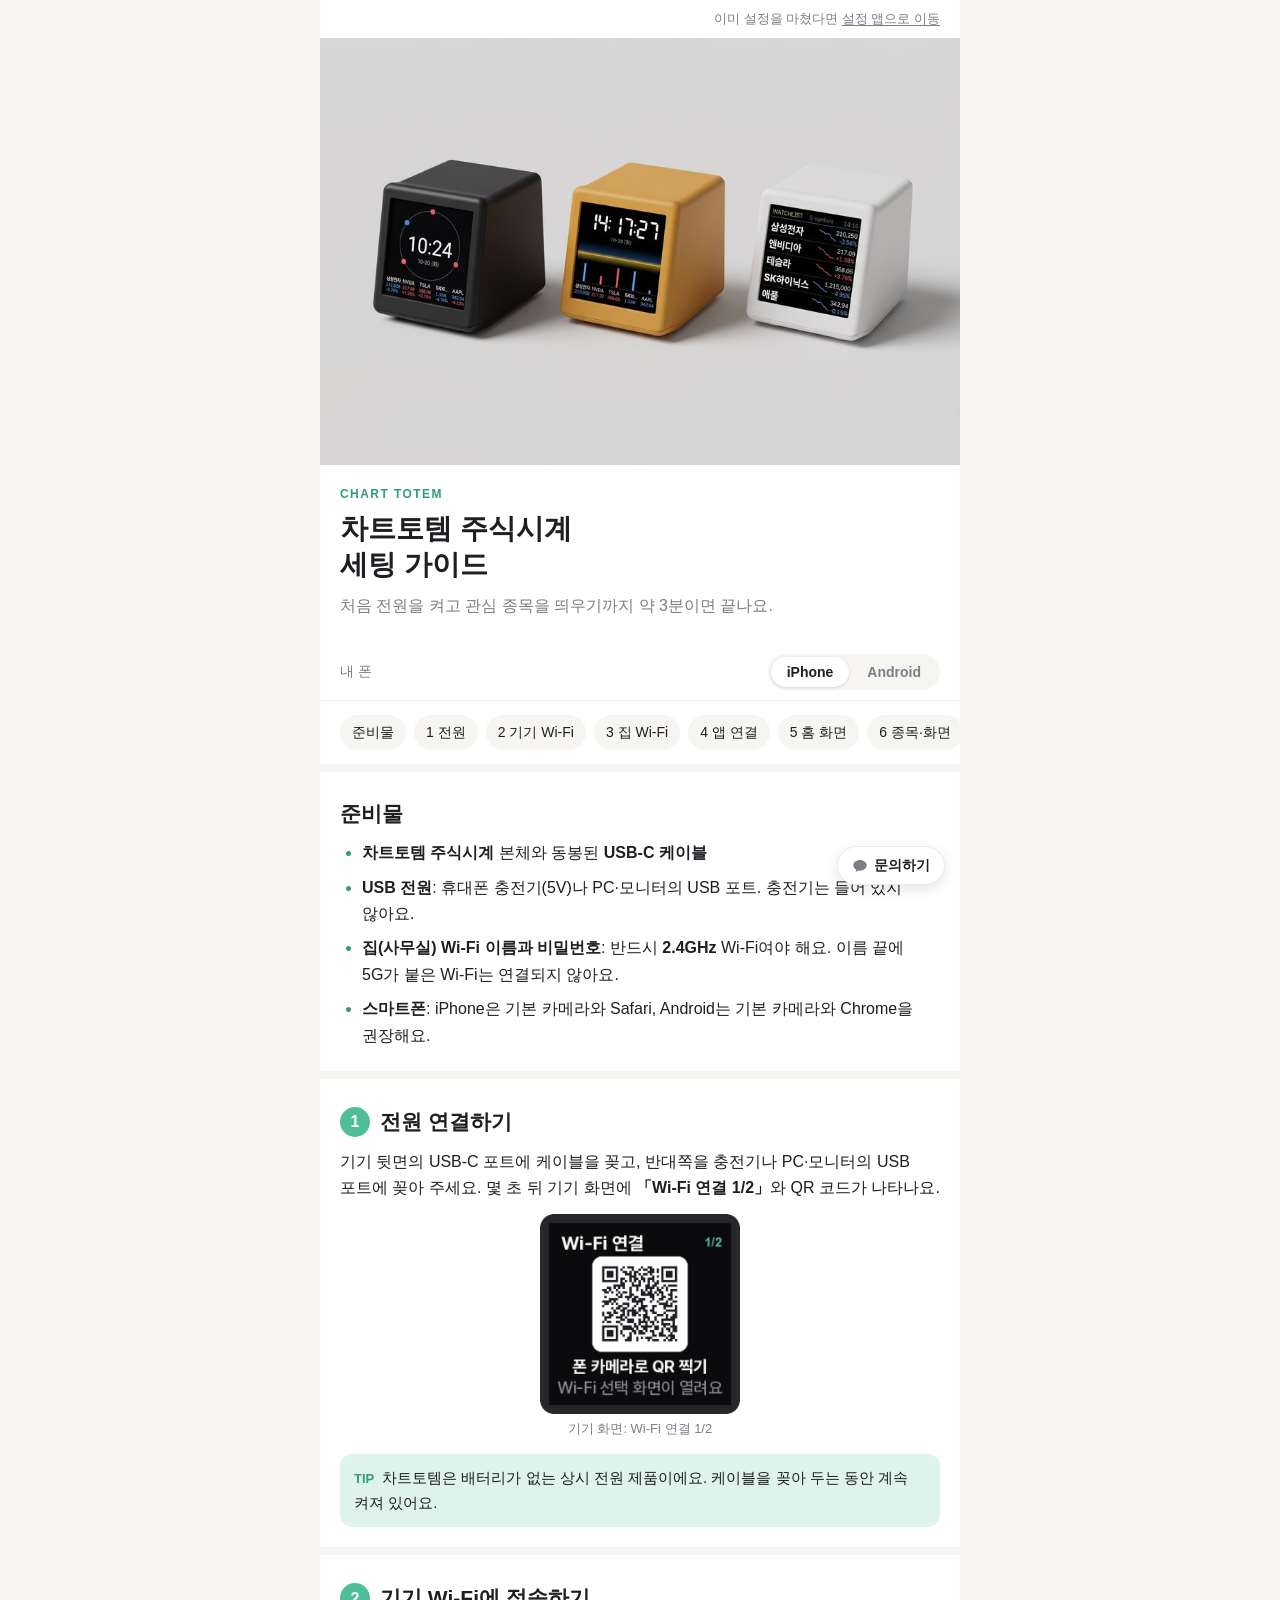
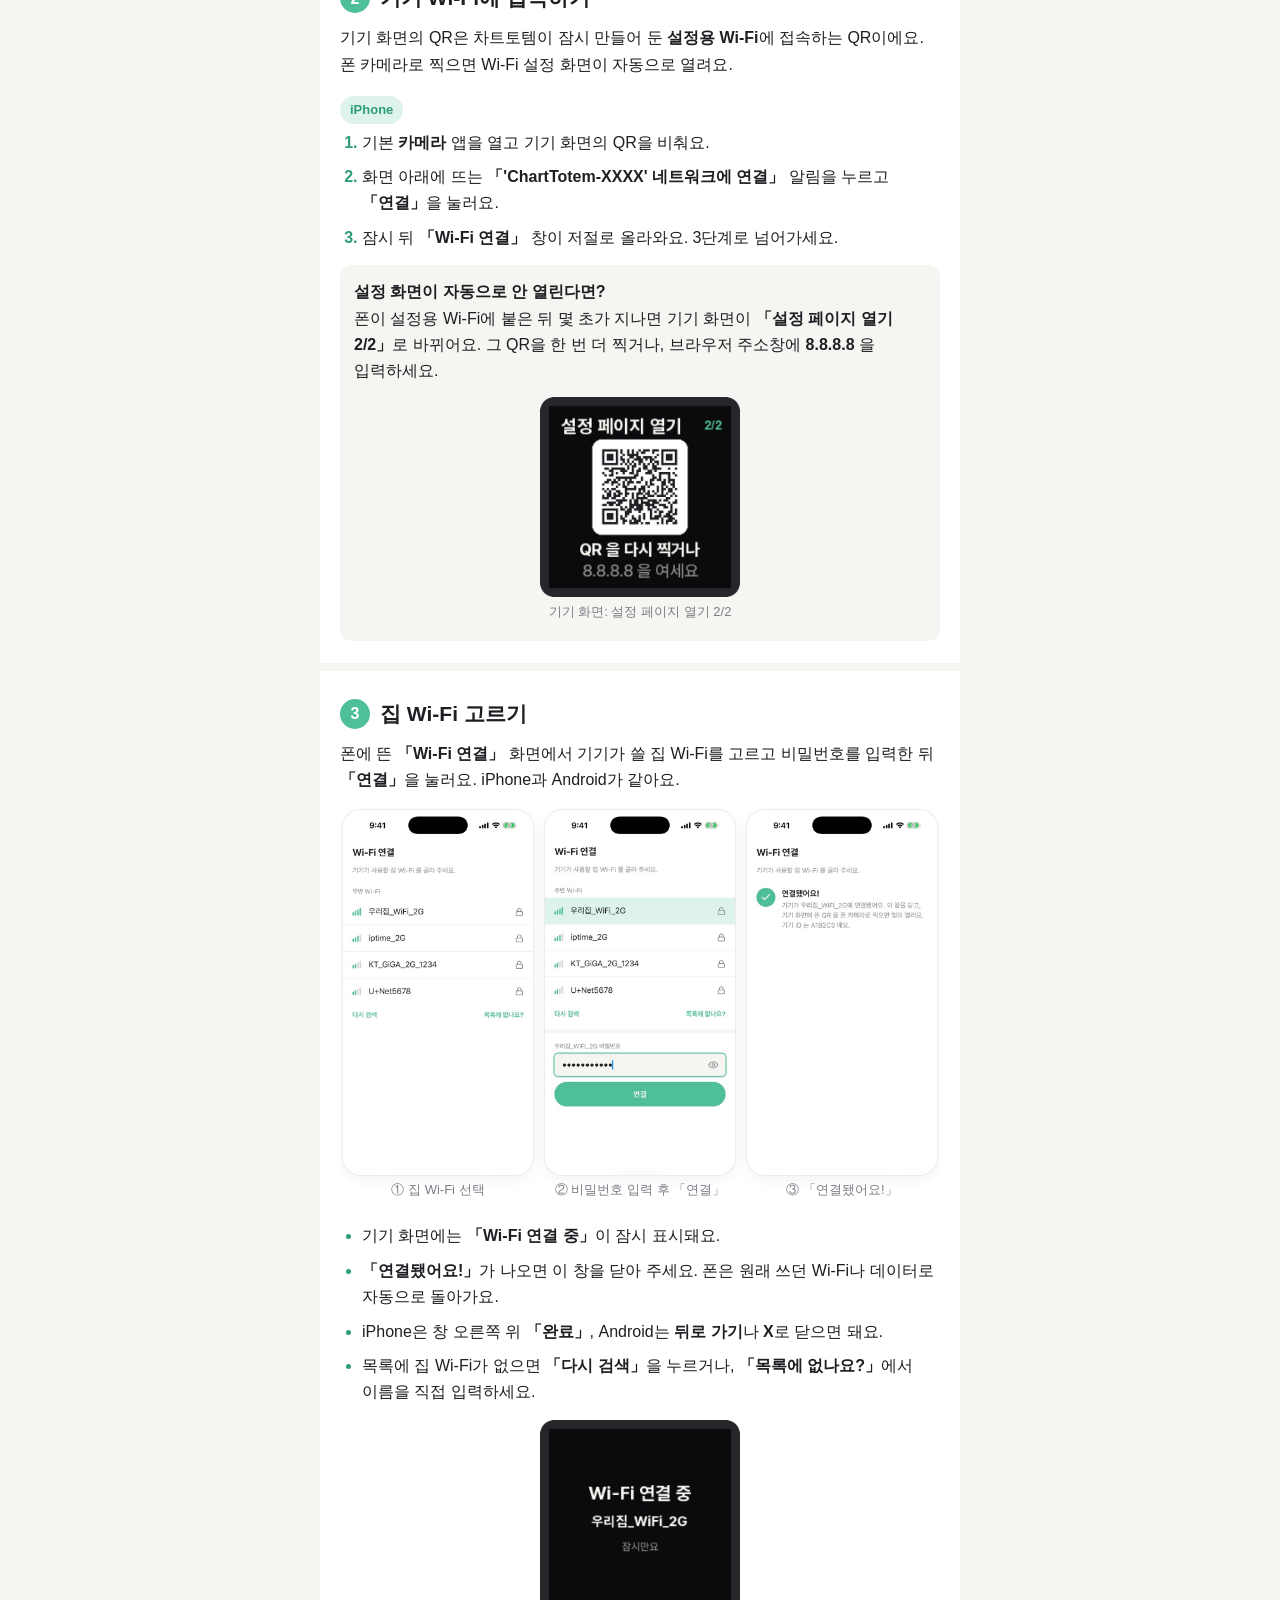
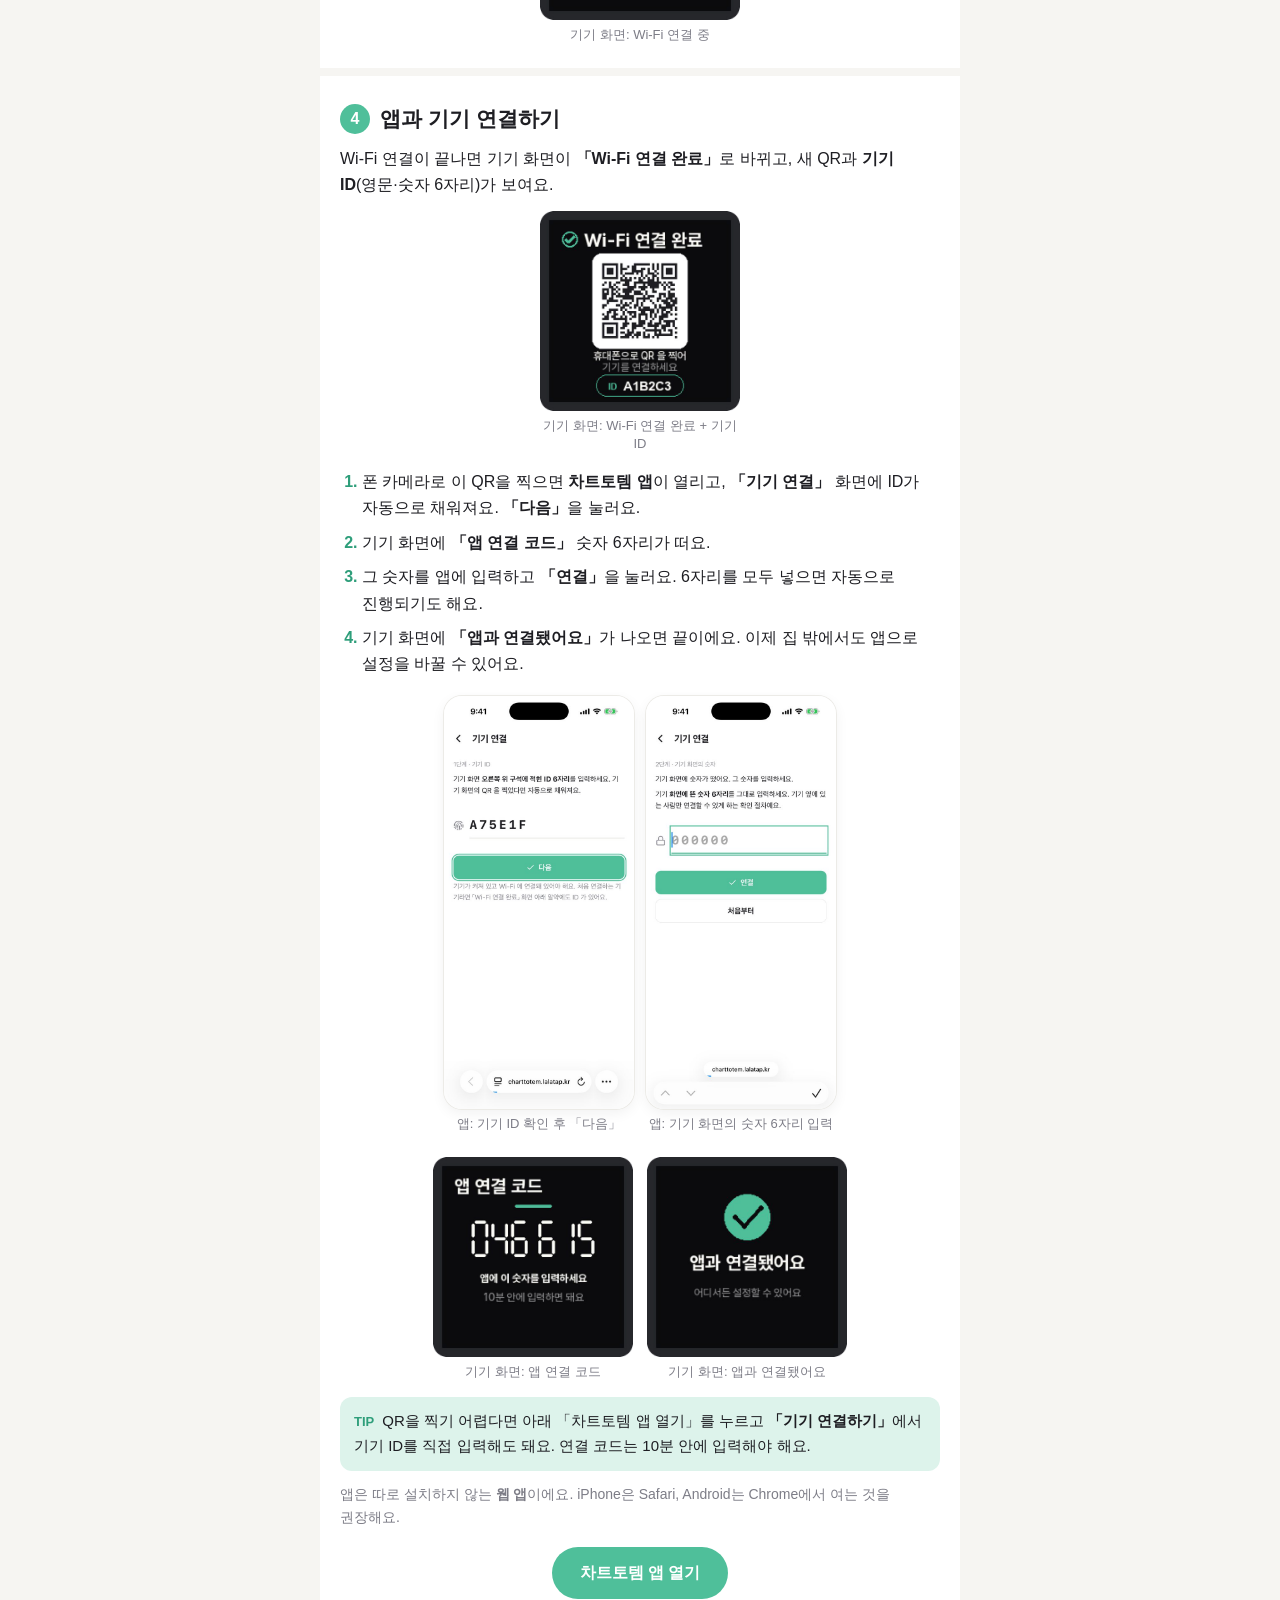
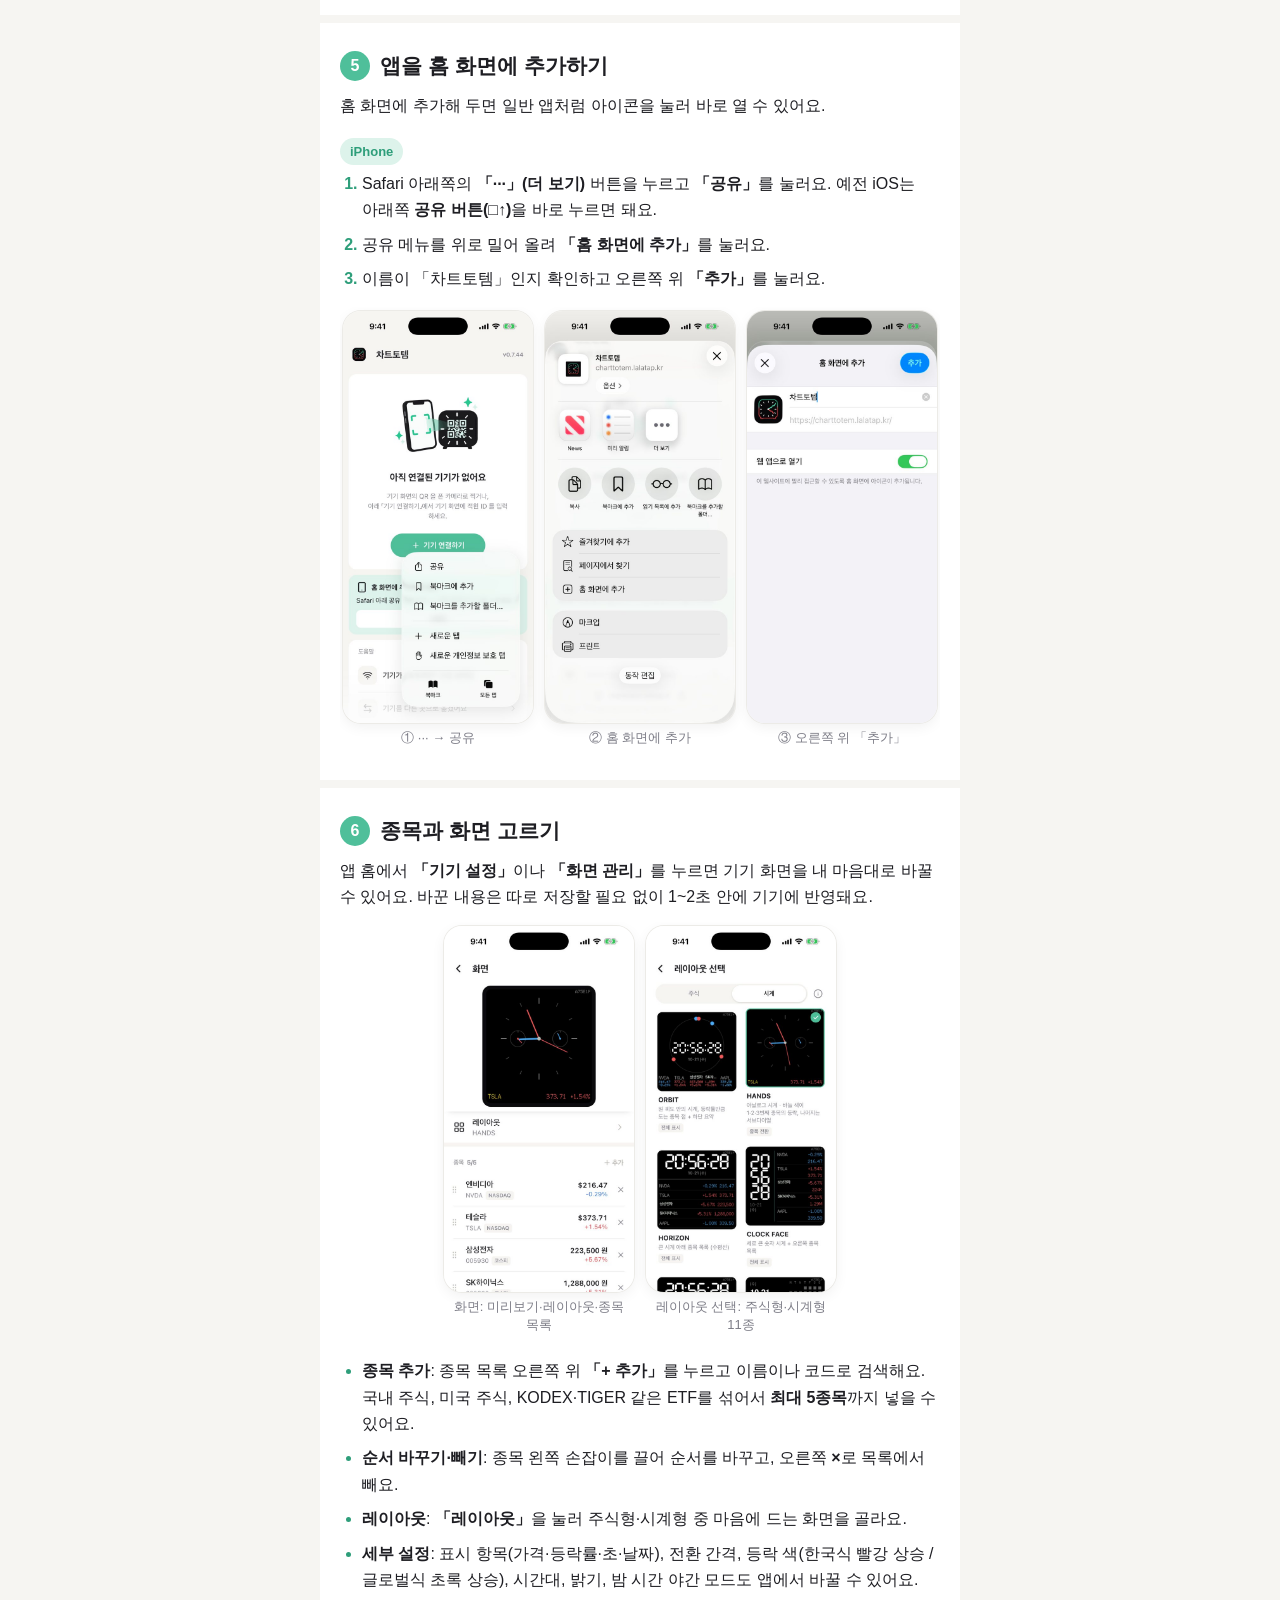
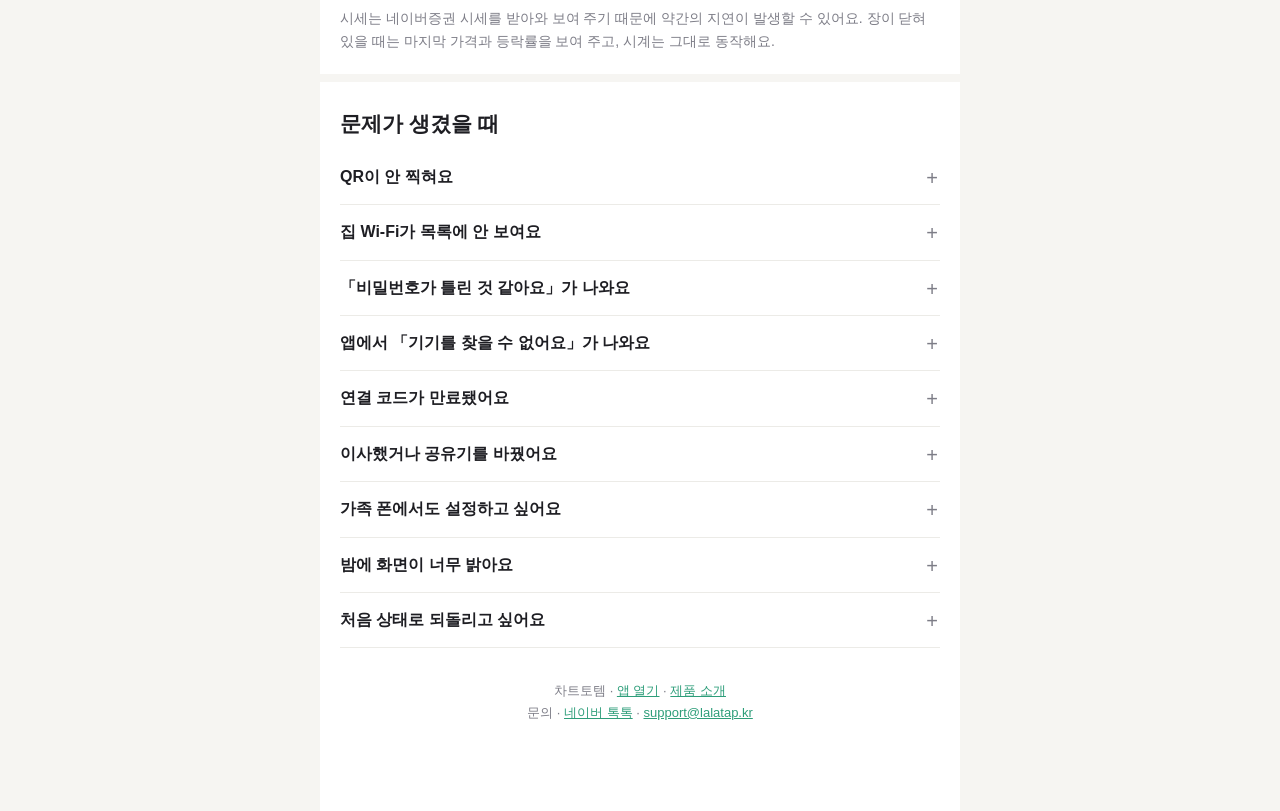
<file: guide/index.html>
<!doctype html>
<html lang="ko">
<head>
<meta charset="utf-8">
<meta name="viewport" content="width=device-width,initial-scale=1,viewport-fit=cover">
<title>차트토템 세팅 가이드</title>
<meta name="description" content="차트토템 주식시계 구매 후 세팅 가이드. 전원 연결부터 Wi-Fi, 앱 연결, 종목·화면 설정까지 iPhone·Android 안내.">
<meta property="og:title" content="차트토템 주식시계 세팅 가이드">
<meta property="og:description" content="전원 연결부터 관심 종목 띄우기까지 약 3분">
<meta property="og:image" content="https://charttotem.lalatap.kr/guide/img/09-lineup-3colors.jpg">
<link rel="icon" href="../icons/icon-192.png">
<link rel="apple-touch-icon" href="../icons/icon-180.png">
<meta name="theme-color" content="#FFFFFF">
<style>
:root{--bg:#fff;--bg2:#f6f5f2;--tx:#1e1e23;--mut:#7d7d87;--ln:#ecebe7;--ac:#4fbf9a;--ac-tx:#2e9e7a;--ac2:#ddf3eb;
--font:-apple-system,BlinkMacSystemFont,"Apple SD Gothic Neo","Noto Sans KR","Segoe UI",sans-serif}
*{box-sizing:border-box}
html{scroll-behavior:smooth;scroll-padding-top:64px}
body{margin:0;background:var(--bg2);color:var(--tx);font:16px/1.65 var(--font);-webkit-font-smoothing:antialiased;word-break:keep-all;overflow-wrap:anywhere}
main{max-width:640px;margin:0 auto;background:var(--bg);min-height:100vh;padding-bottom:88px}
.ask{position:fixed;z-index:6;right:max(16px,calc(50% - 304px));bottom:calc(16px + env(safe-area-inset-bottom));display:flex;align-items:center;gap:6px;padding:10px 14px;border-radius:999px;background:#fff;color:var(--tx);font-size:14px;font-weight:600;line-height:1.2;text-decoration:none;box-shadow:0 0 0 1px var(--ln),0 4px 14px #0000001f}
.ask svg{flex:none;width:16px;height:16px;color:var(--mut)}
.already{margin:0;padding:2px 20px;font-size:13px;line-height:1.4;color:var(--mut);text-align:right}
.already a{display:inline-block;padding:8px 0;color:inherit;text-underline-offset:2px}
.hero{padding:0 0 24px}
.hero img{display:block;width:100%;height:auto;background:#e9e9ea}
.hero .eyebrow{margin:20px 20px 0;font-size:12px;font-weight:700;letter-spacing:.12em;color:var(--ac-tx)}
.hero h1{margin:6px 20px 0;font-size:28px;line-height:1.3}
.hero .lead{margin:10px 20px 0;color:var(--mut)}
.osbar{position:sticky;top:0;z-index:5;display:flex;align-items:center;justify-content:space-between;gap:12px;padding:10px 20px;background:#ffffffee;backdrop-filter:blur(8px);-webkit-backdrop-filter:blur(8px);border-bottom:1px solid var(--ln)}
.osbar>span{font-size:14px;color:var(--mut)}
.seg{display:flex;background:var(--bg2);padding:3px;border-radius:999px;gap:2px}
.seg button{border:0;background:none;font:600 14px var(--font);color:var(--mut);padding:7px 16px;border-radius:999px;cursor:pointer}
.seg button.on{background:#fff;color:var(--tx);box-shadow:0 1px 3px #0002}
.toc{display:flex;gap:8px;overflow-x:auto;padding:14px 20px;scrollbar-width:none}
.toc::-webkit-scrollbar{display:none}
.toc a{flex:none;font-size:14px;padding:6px 12px;border-radius:999px;background:var(--bg2);color:var(--tx);text-decoration:none}
section{padding:28px 20px 8px;border-top:8px solid var(--bg2)}
h2{margin:0 0 12px;font-size:21px;line-height:1.35;display:flex;align-items:center;gap:10px}
h2 em{font-style:normal;flex:none;width:30px;height:30px;border-radius:50%;background:var(--ac);color:#fff;font-size:16px;display:grid;place-items:center}
h3{margin:18px 0 6px;font-size:15px}
.chip{display:inline-block;padding:3px 10px;border-radius:999px;background:var(--ac2);color:var(--ac-tx);font-size:13px}
p{margin:0 0 12px}
ol,ul{margin:0 0 14px;padding-left:22px}
li{margin:0 0 8px}
li::marker{color:var(--ac-tx);font-weight:700}
.tip{background:var(--ac2);border-radius:12px;padding:12px 14px;font-size:15px}
.tip span{font-weight:800;color:var(--ac-tx);margin-right:8px;font-size:13px}
.note{background:var(--bg2);border-radius:12px;padding:14px 14px 4px;margin:6px 0 14px}
.mut{color:var(--mut);font-size:14px}
figure{margin:0}
figcaption{font-size:13px;color:var(--mut);text-align:center;margin-top:6px;line-height:1.4}
.devs{display:flex;flex-wrap:wrap;justify-content:center;gap:14px;margin:6px 0 16px}
.dev{width:min(200px,44%)}
.dev img{display:block;width:100%;height:auto;border-radius:12px}
.strip{display:flex;gap:12px;overflow-x:auto;scroll-snap-type:x mandatory;margin:6px -20px 16px;padding:4px 20px 8px;scrollbar-width:thin}
.ph{flex:none;width:min(62%,230px);scroll-snap-align:center}
.ph img{display:block;width:100%;height:auto;border-radius:18px;box-shadow:0 0 0 1px var(--ln),0 4px 14px #0000000f}
.cta{text-align:center;margin:18px 0 8px}
.cta a{display:inline-block;background:var(--ac);color:#fff;font-weight:700;text-decoration:none;padding:13px 28px;border-radius:999px}
details{border-bottom:1px solid var(--ln);padding:4px 0}
summary{cursor:pointer;font-weight:700;padding:10px 0;list-style:none;position:relative;padding-right:24px}
summary::-webkit-details-marker{display:none}
summary::after{content:"+";position:absolute;right:2px;top:8px;color:var(--mut);font-weight:400;font-size:20px}
details[open] summary::after{content:"−"}
details p{color:#4a4a52}
footer{text-align:center;color:var(--mut);font-size:13px;padding:24px 20px 0}
footer a{color:var(--ac-tx)}
body.only-ios .os-android,body.only-android .os-ios{display:none}
@media (min-width:600px){.ph{width:190px}.strip{justify-content:center;margin:6px 0 16px;padding:4px 0 8px}}
</style>
</head>
<body>
<main>

<p class="already">이미 설정을 마쳤다면 <a href="/">설정 앱으로 이동</a></p>
<header class="hero">
  <img src="img/09-lineup-3colors.jpg" width="900" height="600" alt="차트토템 주식시계 블랙·오렌지·화이트">
  <p class="eyebrow">CHART TOTEM</p>
  <h1>차트토템 주식시계<br>세팅 가이드</h1>
  <p class="lead">처음 전원을 켜고 관심 종목을 띄우기까지 약 3분이면 끝나요.</p>
</header>
<nav class="osbar" aria-label="폰 종류">
  <span>내 폰</span>
  <div class="seg" role="tablist">
    <button type="button" data-os="ios" role="tab">iPhone</button>
    <button type="button" data-os="android" role="tab">Android</button>
  </div>
</nav>
<nav class="toc" aria-label="목차">
  <a href="#prep">준비물</a><a href="#s1">1 전원</a><a href="#s2">2 기기 Wi-Fi</a><a href="#s3">3 집 Wi-Fi</a>
  <a href="#s4">4 앱 연결</a><a href="#s5">5 홈 화면</a><a href="#s6">6 종목·화면</a><a href="#faq">문제 해결</a>
</nav>
<section id="prep"><h2>준비물</h2><ul><li><b>차트토템 주식시계</b> 본체와 동봉된 <b>USB-C 케이블</b></li><li><b>USB 전원</b>: 휴대폰 충전기(5V)나 PC·모니터의 USB 포트. 충전기는 들어 있지 않아요.</li><li><b>집(사무실) Wi-Fi 이름과 비밀번호</b>: 반드시 <b>2.4GHz</b> Wi-Fi여야 해요. 이름 끝에 5G가 붙은 Wi-Fi는 연결되지 않아요.</li><li><b>스마트폰</b>: iPhone은 기본 카메라와 Safari, Android는 기본 카메라와 Chrome을 권장해요.</li></ul></section><section id="s1"><h2><em>1</em>전원 연결하기</h2>
<p>기기 뒷면의 USB-C 포트에 케이블을 꽂고, 반대쪽을 충전기나 PC·모니터의 USB 포트에 꽂아 주세요. 몇 초 뒤 기기 화면에 <b>「Wi-Fi 연결 1/2」</b>와 QR 코드가 나타나요.</p>
<div class="devs"><figure class="dev"><img src="img/dev-1-wifi.jpg" width="480" height="480" alt="기기 화면: Wi-Fi 연결 1/2" loading="lazy"><figcaption>기기 화면: Wi-Fi 연결 1/2</figcaption></figure></div>
<p class="tip"><span>TIP</span>차트토템은 배터리가 없는 상시 전원 제품이에요. 케이블을 꽂아 두는 동안 계속 켜져 있어요.</p>
</section><section id="s2"><h2><em>2</em>기기 Wi-Fi에 접속하기</h2>
<p>기기 화면의 QR은 차트토템이 잠시 만들어 둔 <b>설정용 Wi-Fi</b>에 접속하는 QR이에요. 폰 카메라로 찍으면 Wi-Fi 설정 화면이 자동으로 열려요.</p>
<div class="os os-ios"><h3><span class="chip">iPhone</span></h3><ol><li>기본 <b>카메라</b> 앱을 열고 기기 화면의 QR을 비춰요.</li><li>화면 아래에 뜨는 <b>「'ChartTotem-XXXX' 네트워크에 연결」</b> 알림을 누르고 <b>「연결」</b>을 눌러요.</li><li>잠시 뒤 <b>「Wi-Fi 연결」</b> 창이 저절로 올라와요. 3단계로 넘어가세요.</li></ol></div>
<div class="os os-android"><h3><span class="chip">Android (갤럭시 등)</span></h3><ol><li>기본 <b>카메라</b> 앱으로 QR을 비춰요. 반응이 없으면 카메라 설정에서 <b>「QR 코드 스캔」</b>을 켜거나, 빠른 설정의 <b>QR 스캐너</b>·<b>Google 렌즈</b>를 써 주세요.</li><li><b>「네트워크에 연결」</b>(또는 「연결」)을 눌러요.</li><li><b>「Wi-Fi 네트워크에 로그인하세요」</b> 알림이나 창이 뜨면 눌러요. 3단계 화면이 열려요.</li><li>「인터넷에 연결되어 있지 않습니다. 연결을 유지할까요?」라고 물으면 <b>「예」(연결 유지)</b>를 눌러요. 설정용 Wi-Fi는 인터넷이 없는 게 정상이에요.</li></ol></div>
<div class="note"><p><b>설정 화면이 자동으로 안 열린다면?</b><br>폰이 설정용 Wi-Fi에 붙은 뒤 몇 초가 지나면 기기 화면이 <b>「설정 페이지 열기 2/2」</b>로 바뀌어요. 그 QR을 한 번 더 찍거나, 브라우저 주소창에 <b>8.8.8.8</b> 을 입력하세요.</p>
<div class="devs"><figure class="dev"><img src="img/dev-2-page.jpg" width="480" height="480" alt="기기 화면: 설정 페이지 열기 2/2" loading="lazy"><figcaption>기기 화면: 설정 페이지 열기 2/2</figcaption></figure></div></div>
</section><section id="s3"><h2><em>3</em>집 Wi-Fi 고르기</h2>
<p>폰에 뜬 <b>「Wi-Fi 연결」</b> 화면에서 기기가 쓸 집 Wi-Fi를 고르고 비밀번호를 입력한 뒤 <b>「연결」</b>을 눌러요. iPhone과 Android가 같아요.</p>
<div class="strip"><figure class="ph"><img src="img/portal-1-list.jpg" width="600" height="1154" alt="① 집 Wi-Fi 선택" loading="lazy"><figcaption>① 집 Wi-Fi 선택</figcaption></figure><figure class="ph"><img src="img/portal-2-pass.jpg" width="600" height="1154" alt="② 비밀번호 입력 후 「연결」" loading="lazy"><figcaption>② 비밀번호 입력 후 「연결」</figcaption></figure><figure class="ph"><img src="img/portal-3-done.jpg" width="600" height="1154" alt="③ 「연결됐어요!」" loading="lazy"><figcaption>③ 「연결됐어요!」</figcaption></figure></div>
<ul><li>기기 화면에는 <b>「Wi-Fi 연결 중」</b>이 잠시 표시돼요.</li><li><b>「연결됐어요!」</b>가 나오면 이 창을 닫아 주세요. 폰은 원래 쓰던 Wi-Fi나 데이터로 자동으로 돌아가요.</li><li>iPhone은 창 오른쪽 위 <b>「완료」</b>, Android는 <b>뒤로 가기</b>나 <b>X</b>로 닫으면 돼요.</li><li>목록에 집 Wi-Fi가 없으면 <b>「다시 검색」</b>을 누르거나, <b>「목록에 없나요?」</b>에서 이름을 직접 입력하세요.</li></ul>
<div class="devs"><figure class="dev"><img src="img/dev-3-connecting.jpg" width="480" height="480" alt="기기 화면: Wi-Fi 연결 중" loading="lazy"><figcaption>기기 화면: Wi-Fi 연결 중</figcaption></figure></div>
</section><section id="s4"><h2><em>4</em>앱과 기기 연결하기</h2>
<p>Wi-Fi 연결이 끝나면 기기 화면이 <b>「Wi-Fi 연결 완료」</b>로 바뀌고, 새 QR과 <b>기기 ID</b>(영문·숫자 6자리)가 보여요.</p>
<div class="devs"><figure class="dev"><img src="img/dev-4-done.jpg" width="480" height="480" alt="기기 화면: Wi-Fi 연결 완료 + 기기 ID" loading="lazy"><figcaption>기기 화면: Wi-Fi 연결 완료 + 기기 ID</figcaption></figure></div>
<ol><li>폰 카메라로 이 QR을 찍으면 <b>차트토템 앱</b>이 열리고, <b>「기기 연결」</b> 화면에 ID가 자동으로 채워져요. <b>「다음」</b>을 눌러요.</li><li>기기 화면에 <b>「앱 연결 코드」</b> 숫자 6자리가 떠요.</li><li>그 숫자를 앱에 입력하고 <b>「연결」</b>을 눌러요. 6자리를 모두 넣으면 자동으로 진행되기도 해요.</li><li>기기 화면에 <b>「앱과 연결됐어요」</b>가 나오면 끝이에요. 이제 집 밖에서도 앱으로 설정을 바꿀 수 있어요.</li></ol>
<div class="strip"><figure class="ph"><img src="img/app-pair-1-id.jpg" width="600" height="1304" alt="앱: 기기 ID 확인 후 「다음」" loading="lazy"><figcaption>앱: 기기 ID 확인 후 「다음」</figcaption></figure><figure class="ph"><img src="img/app-pair-2-pin.jpg" width="600" height="1304" alt="앱: 기기 화면의 숫자 6자리 입력" loading="lazy"><figcaption>앱: 기기 화면의 숫자 6자리 입력</figcaption></figure></div>
<div class="devs"><figure class="dev"><img src="img/dev-5-pin.jpg" width="480" height="480" alt="기기 화면: 앱 연결 코드" loading="lazy"><figcaption>기기 화면: 앱 연결 코드</figcaption></figure><figure class="dev"><img src="img/dev-6-paired.jpg" width="480" height="480" alt="기기 화면: 앱과 연결됐어요" loading="lazy"><figcaption>기기 화면: 앱과 연결됐어요</figcaption></figure></div>
<p class="tip"><span>TIP</span>QR을 찍기 어렵다면 아래 「차트토템 앱 열기」를 누르고 <b>「기기 연결하기」</b>에서 기기 ID를 직접 입력해도 돼요. 연결 코드는 10분 안에 입력해야 해요.</p>
<p class="mut">앱은 따로 설치하지 않는 <b>웹 앱</b>이에요. iPhone은 Safari, Android는 Chrome에서 여는 것을 권장해요.</p>
<p class="cta"><a href="/">차트토템 앱 열기</a></p>
</section><section id="s5"><h2><em>5</em>앱을 홈 화면에 추가하기</h2>
<p>홈 화면에 추가해 두면 일반 앱처럼 아이콘을 눌러 바로 열 수 있어요.</p>
<div class="os os-ios"><h3><span class="chip">iPhone</span></h3><ol><li>Safari 아래쪽의 <b>「···」(더 보기)</b> 버튼을 누르고 <b>「공유」</b>를 눌러요. 예전 iOS는 아래쪽 <b>공유 버튼(□↑)</b>을 바로 누르면 돼요.</li><li>공유 메뉴를 위로 밀어 올려 <b>「홈 화면에 추가」</b>를 눌러요.</li><li>이름이 「차트토템」인지 확인하고 오른쪽 위 <b>「추가」</b>를 눌러요.</li></ol><div class="strip"><figure class="ph"><img src="img/ios-home-1-menu.jpg" width="600" height="1304" alt="① ··· → 공유" loading="lazy"><figcaption>① ··· → 공유</figcaption></figure><figure class="ph"><img src="img/ios-home-2-share.jpg" width="600" height="1304" alt="② 홈 화면에 추가" loading="lazy"><figcaption>② 홈 화면에 추가</figcaption></figure><figure class="ph"><img src="img/ios-home-3-add.jpg" width="600" height="1304" alt="③ 오른쪽 위 「추가」" loading="lazy"><figcaption>③ 오른쪽 위 「추가」</figcaption></figure></div></div>
<div class="os os-android"><h3><span class="chip">Android (갤럭시 등)</span></h3><ol><li>Chrome 오른쪽 위 <b>「⋮」</b> 메뉴를 눌러요.</li><li><b>「홈 화면에 추가」</b>(또는 <b>「앱 설치」</b>)를 누르고, 이어서 <b>「설치」</b>나 <b>「추가」</b>를 눌러요.</li><li>삼성 인터넷이라면 아래쪽 <b>「≡」</b> 메뉴 → <b>「현재 페이지 추가」</b> → <b>「홈 화면」</b>을 눌러요.</li></ol></div>
</section><section id="s6"><h2><em>6</em>종목과 화면 고르기</h2>
<p>앱 홈에서 <b>「기기 설정」</b>이나 <b>「화면 관리」</b>를 누르면 기기 화면을 내 마음대로 바꿀 수 있어요. 바꾼 내용은 따로 저장할 필요 없이 1~2초 안에 기기에 반영돼요.</p>
<div class="strip"><figure class="ph"><img src="img/set-2-screen.jpg" width="600" height="1154" alt="화면: 미리보기·레이아웃·종목 목록" loading="lazy"><figcaption>화면: 미리보기·레이아웃·종목 목록</figcaption></figure><figure class="ph"><img src="img/set-3-layout.jpg" width="600" height="1154" alt="레이아웃 선택: 주식형·시계형 11종" loading="lazy"><figcaption>레이아웃 선택: 주식형·시계형 11종</figcaption></figure></div>
<ul><li><b>종목 추가</b>: 종목 목록 오른쪽 위 <b>「+ 추가」</b>를 누르고 이름이나 코드로 검색해요. 국내 주식, 미국 주식, KODEX·TIGER 같은 ETF를 섞어서 <b>최대 5종목</b>까지 넣을 수 있어요.</li><li><b>순서 바꾸기·빼기</b>: 종목 왼쪽 손잡이를 끌어 순서를 바꾸고, 오른쪽 <b>×</b>로 목록에서 빼요.</li><li><b>레이아웃</b>: <b>「레이아웃」</b>을 눌러 주식형·시계형 중 마음에 드는 화면을 골라요.</li><li><b>세부 설정</b>: 표시 항목(가격·등락률·초·날짜), 전환 간격, 등락 색(한국식 빨강 상승 / 글로벌식 초록 상승), 시간대, 밝기, 밤 시간 야간 모드도 앱에서 바꿀 수 있어요.</li></ul>
<p class="mut">시세는 네이버증권 시세를 받아와 보여 주기 때문에 약간의 지연이 발생할 수 있어요. 장이 닫혀 있을 때는 마지막 가격과 등락률을 보여 주고, 시계는 그대로 동작해요.</p>
</section><section id="faq"><h2>문제가 생겼을 때</h2><details><summary>QR이 안 찍혀요</summary><p>기기와 폰 사이를 15~20cm 정도로 두고 다시 비춰 보세요. Android는 카메라 설정의 「QR 코드 스캔」을 켜거나 Google 렌즈로 찍어 보세요.</p></details><details><summary>집 Wi-Fi가 목록에 안 보여요</summary><p>차트토템은 2.4GHz Wi-Fi만 연결돼요. 공유기가 5GHz만 켜져 있다면 2.4GHz를 켜 주세요. 기기를 공유기 가까이에 두고 「다시 검색」을 누르거나, 「목록에 없나요?」에서 이름을 직접 입력해도 돼요.</p></details><details><summary>「비밀번호가 틀린 것 같아요」가 나와요</summary><p>대소문자와 특수문자를 다시 확인해 주세요. 입력칸 오른쪽 눈 모양을 누르면 비밀번호가 보여요.</p></details><details><summary>앱에서 「기기를 찾을 수 없어요」가 나와요</summary><p>기기 화면이 「Wi-Fi 연결 완료」나 시세 화면인지 확인해 주세요. 아직 Wi-Fi 연결 전이라면 2~3단계를 먼저 해 주세요. ID는 숫자와 A~F로 된 6자리예요.</p></details><details><summary>연결 코드가 만료됐어요</summary><p>코드는 10분 동안만 유효해요. 앱에서 「처음부터」를 누르면 새 코드가 떠요.</p></details><details><summary>이사했거나 공유기를 바꿨어요</summary><p>저장된 Wi-Fi를 찾지 못하면 기기 화면에 「Wi-Fi 를 못 찾았어요」와 QR이 떠요. 2~3단계와 같은 방법으로 새 Wi-Fi를 연결하면 돼요.</p></details><details><summary>가족 폰에서도 설정하고 싶어요</summary><p>다른 폰에서도 차트토템 앱의 「기기 연결하기」로 같은 기기를 연결할 수 있어요. 기기 화면 오른쪽 위 구석에 ID가 작게 적혀 있어요.</p></details><details><summary>밤에 화면이 너무 밝아요</summary><p>앱의 기기 설정에서 「야간 모드」를 켜고 「시작 시간」·「끝 시간」(30분 단위)과 「화면 밝기」(화면 끄기 / 어둡게 / 밝기 그대로)를 고르세요. 처음에는 밤 12시~새벽 6시에 어둡게로 맞춰져 있어요. 평소 밝기는 「밝기」에서 바꿀 수 있어요.</p></details><details><summary>처음 상태로 되돌리고 싶어요</summary><p>앱의 기기 설정 → 「시스템」 → 「기기 초기화」를 누르면 종목·화면 설정·Wi-Fi·앱 연결이 모두 지워지고 1단계 화면으로 돌아가요.</p></details></section>
<footer>차트토템 · <a href="/">앱 열기</a> · <a href="/stock-clock/">제품 소개</a><br>문의 · <a href="https://talk.naver.com/ct/wh9xfth" target="_blank" rel="noopener">네이버 톡톡</a> · <a href="mailto:support@lalatap.kr">support@lalatap.kr</a></footer>
</main>
<a class="ask" href="https://talk.naver.com/ct/wh9xfth" target="_blank" rel="noopener" aria-label="네이버 톡톡으로 문의하기"><svg viewBox="0 0 24 24" fill="currentColor" aria-hidden="true"><path d="M12 3C6.5 3 2 6.6 2 11c0 2.7 1.7 5.1 4.3 6.5L5.5 21l4.1-2.3c.8.2 1.6.3 2.4.3 5.5 0 10-3.6 10-8s-4.5-8-10-8z"/></svg>문의하기</a>
<script>
(function(){var ua=navigator.userAgent,def=/Android/i.test(ua)?'android':'ios',k='ctg-os',os=def;
try{os=localStorage.getItem(k)||def}catch(e){}
function set(o){os=o;document.body.classList.remove('only-ios','only-android');document.body.classList.add('only-'+o);
document.querySelectorAll('.seg button').forEach(function(b){var on=b.dataset.os===o;b.classList.toggle('on',on);b.setAttribute('aria-selected',on)});
try{localStorage.setItem(k,o)}catch(e){}}
document.querySelectorAll('.seg button').forEach(function(b){b.onclick=function(){set(b.dataset.os)}});set(os);})();
</script>
</body>
</html>
</file>
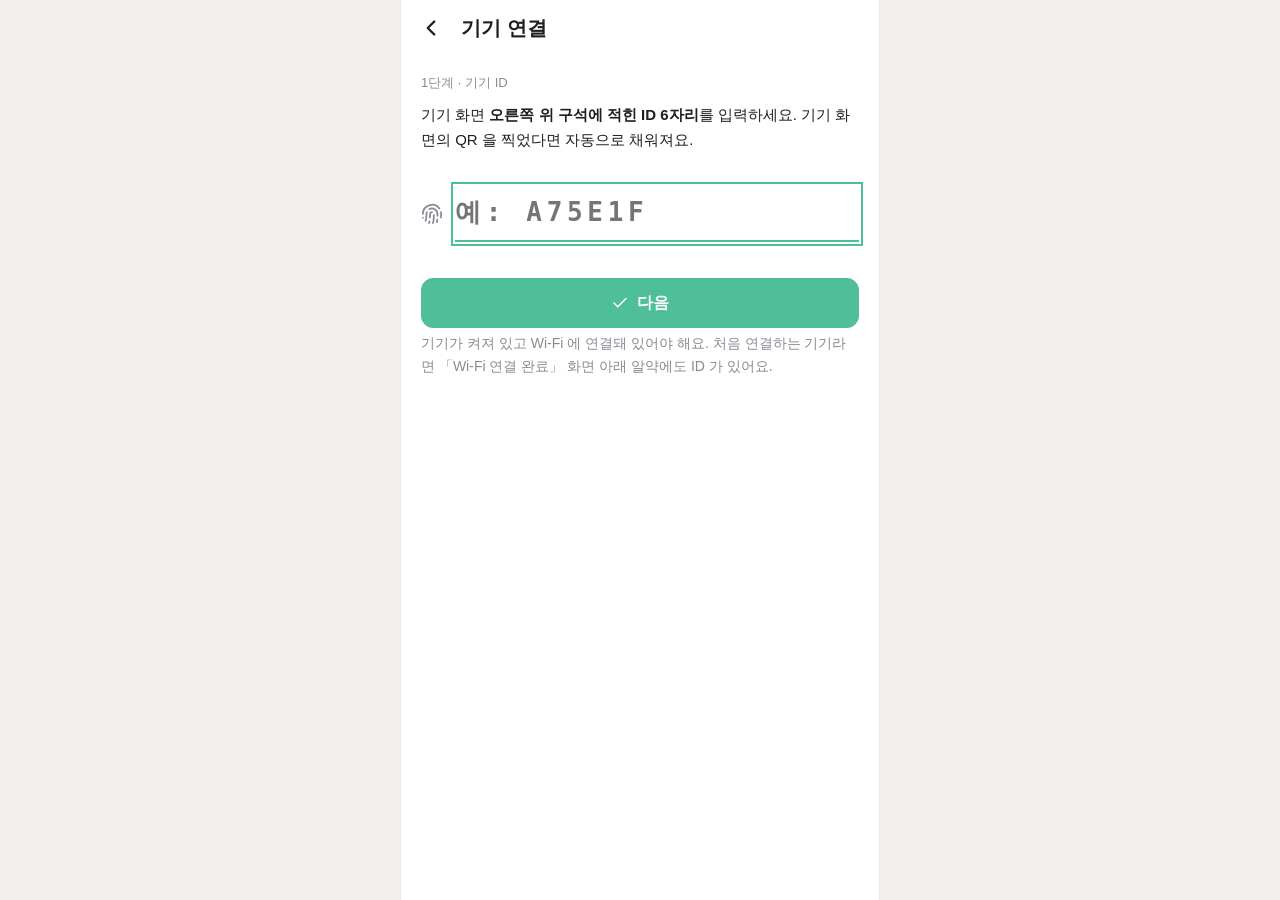
<file: settings-coin.html>
<!doctype html>
<html lang="ko"><head>
<meta charset="utf-8"><meta name="viewport" content="width=device-width,initial-scale=1,viewport-fit=cover">
<title>차트토템 설정</title><link rel="stylesheet" href="style.css?v=8fe6cb00">
<link rel="icon" href="icons/icon-192.png"><link rel="apple-touch-icon" href="icons/icon-180.png">
<meta name="theme-color" content="#FFFFFF"><meta name="apple-mobile-web-app-capable" content="yes"><meta name="mobile-web-app-capable" content="yes"><script src="ga.js" defer></script></head>
<body><main class="app">
<svg xmlns="http://www.w3.org/2000/svg" style="display:none" aria-hidden="true">
<symbol id="i-chevron-left" viewBox="0 0 24 24"><path d="m15 18-6-6 6-6"/></symbol>
<symbol id="i-chevron-right" viewBox="0 0 24 24"><path d="m9 18 6-6-6-6"/></symbol>
<symbol id="i-search" viewBox="0 0 24 24"><circle cx="11" cy="11" r="8"/><path d="m21 21-4.3-4.3"/></symbol>
<symbol id="i-x" viewBox="0 0 24 24"><path d="M18 6 6 18"/><path d="m6 6 12 12"/></symbol>
<symbol id="i-plus" viewBox="0 0 24 24"><path d="M5 12h14"/><path d="M12 5v14"/></symbol>
<symbol id="i-check" viewBox="0 0 24 24"><path d="M20 6 9 17l-5-5"/></symbol>
<symbol id="i-list" viewBox="0 0 24 24"><path d="M8 6h13"/><path d="M8 12h13"/><path d="M8 18h13"/><path d="M3 6h.01"/><path d="M3 12h.01"/><path d="M3 18h.01"/></symbol>
<symbol id="i-monitor" viewBox="0 0 24 24"><rect width="20" height="14" x="2" y="3" rx="2"/><path d="M8 21h8"/><path d="M12 17v4"/></symbol>
<symbol id="i-wifi" viewBox="0 0 24 24"><path d="M12 20h.01"/><path d="M2 8.82a15 15 0 0 1 20 0"/><path d="M5 12.859a10 10 0 0 1 14 0"/><path d="M8.5 16.429a5 5 0 0 1 7 0"/></symbol>
<symbol id="i-cpu" viewBox="0 0 24 24"><rect width="16" height="16" x="4" y="4" rx="2"/><rect width="6" height="6" x="9" y="9" rx="1"/><path d="M15 2v2"/><path d="M15 20v2"/><path d="M2 15h2"/><path d="M2 9h2"/><path d="M20 15h2"/><path d="M20 9h2"/><path d="M9 2v2"/><path d="M9 20v2"/></symbol>
<symbol id="i-settings" viewBox="0 0 24 24"><path d="M12.22 2h-.44a2 2 0 0 0-2 2v.18a2 2 0 0 1-1 1.73l-.43.25a2 2 0 0 1-2 0l-.15-.08a2 2 0 0 0-2.73.73l-.22.38a2 2 0 0 0 .73 2.73l.15.1a2 2 0 0 1 1 1.72v.51a2 2 0 0 1-1 1.74l-.15.09a2 2 0 0 0-.73 2.73l.22.38a2 2 0 0 0 2.73.73l.15-.08a2 2 0 0 1 2 0l.43.25a2 2 0 0 1 1 1.73V20a2 2 0 0 0 2 2h.44a2 2 0 0 0 2-2v-.18a2 2 0 0 1 1-1.73l.43-.25a2 2 0 0 1 2 0l.15.08a2 2 0 0 0 2.73-.73l.22-.39a2 2 0 0 0-.73-2.73l-.15-.08a2 2 0 0 1-1-1.74v-.5a2 2 0 0 1 1-1.74l.15-.09a2 2 0 0 0 .73-2.73l-.22-.38a2 2 0 0 0-2.73-.73l-.15.08a2 2 0 0 1-2 0l-.43-.25a2 2 0 0 1-1-1.73V4a2 2 0 0 0-2-2z"/><circle cx="12" cy="12" r="3"/></symbol>
<symbol id="i-layout-grid" viewBox="0 0 24 24"><rect width="7" height="7" x="3" y="3" rx="1"/><rect width="7" height="7" x="14" y="3" rx="1"/><rect width="7" height="7" x="14" y="14" rx="1"/><rect width="7" height="7" x="3" y="14" rx="1"/></symbol>
<symbol id="i-percent" viewBox="0 0 24 24"><line x1="19" x2="5" y1="5" y2="19"/><circle cx="6.5" cy="6.5" r="2.5"/><circle cx="17.5" cy="17.5" r="2.5"/></symbol>
<symbol id="i-chart-line" viewBox="0 0 24 24"><path d="M3 3v16a2 2 0 0 0 2 2h16"/><path d="m19 9-5 5-4-4-3 3"/></symbol>
<symbol id="i-candlestick" viewBox="0 0 24 24"><path d="M9 5v4"/><rect width="4" height="6" x="7" y="9" rx="1"/><path d="M9 15v2"/><path d="M17 3v2"/><rect width="4" height="8" x="15" y="5" rx="1"/><path d="M17 13v3"/><path d="M3 3v16a2 2 0 0 0 2 2h16"/></symbol>
<symbol id="i-palette" viewBox="0 0 24 24"><circle cx="13.5" cy="6.5" r=".5" fill="currentColor"/><circle cx="17.5" cy="10.5" r=".5" fill="currentColor"/><circle cx="8.5" cy="7.5" r=".5" fill="currentColor"/><circle cx="6.5" cy="12.5" r=".5" fill="currentColor"/><path d="M12 2C6.5 2 2 6.5 2 12s4.5 10 10 10c.926 0 1.648-.746 1.648-1.688 0-.437-.18-.835-.437-1.125-.29-.289-.438-.652-.438-1.125a1.64 1.64 0 0 1 1.668-1.668h1.996c3.051 0 5.555-2.503 5.555-5.554C21.965 6.012 17.461 2 12 2z"/></symbol>
<symbol id="i-globe" viewBox="0 0 24 24"><circle cx="12" cy="12" r="10"/><path d="M12 2a14.5 14.5 0 0 0 0 20 14.5 14.5 0 0 0 0-20"/><path d="M2 12h20"/></symbol>
<symbol id="i-sun" viewBox="0 0 24 24"><circle cx="12" cy="12" r="4"/><path d="M12 2v2"/><path d="M12 20v2"/><path d="m4.93 4.93 1.41 1.41"/><path d="m17.66 17.66 1.41 1.41"/><path d="M2 12h2"/><path d="M20 12h2"/><path d="m6.34 17.66-1.41 1.41"/><path d="m19.07 4.93-1.41 1.41"/></symbol>
<symbol id="i-moon" viewBox="0 0 24 24"><path d="M12 3a6 6 0 0 0 9 9 9 9 0 1 1-9-9Z"/></symbol>
<symbol id="i-clock" viewBox="0 0 24 24"><circle cx="12" cy="12" r="10"/><path d="M12 6v6l4 2"/></symbol>
<symbol id="i-repeat" viewBox="0 0 24 24"><path d="m17 2 4 4-4 4"/><path d="M3 11v-1a4 4 0 0 1 4-4h14"/><path d="m7 22-4-4 4-4"/><path d="M21 13v1a4 4 0 0 1-4 4H3"/></symbol>
<symbol id="i-external-link" viewBox="0 0 24 24"><path d="M15 3h6v6"/><path d="M10 14 21 3"/><path d="M18 13v6a2 2 0 0 1-2 2H5a2 2 0 0 1-2-2V8a2 2 0 0 1 2-2h6"/></symbol>
<symbol id="i-tag" viewBox="0 0 24 24"><path d="M12.586 2.586A2 2 0 0 0 11.172 2H4a2 2 0 0 0-2 2v7.172a2 2 0 0 0 .586 1.414l8.704 8.704a2.426 2.426 0 0 0 3.42 0l6.58-6.58a2.426 2.426 0 0 0 0-3.42z"/><circle cx="7.5" cy="7.5" r=".5" fill="currentColor"/></symbol>
<symbol id="i-trash" viewBox="0 0 24 24"><path d="M3 6h18"/><path d="M19 6v14a2 2 0 0 1-2 2H7a2 2 0 0 1-2-2V6"/><path d="M8 6V4a2 2 0 0 1 2-2h4a2 2 0 0 1 2 2v2"/><path d="M10 11v6"/><path d="M14 11v6"/></symbol>
<symbol id="i-pencil" viewBox="0 0 24 24"><path d="M21.174 6.812a1 1 0 0 0-3.986-3.987L3.842 16.174a2 2 0 0 0-.5.83l-1.321 4.352a.5.5 0 0 0 .623.622l4.353-1.32a2 2 0 0 0 .83-.497z"/><path d="m15 5 4 4"/></symbol>
<symbol id="i-fingerprint" viewBox="0 0 24 24"><path d="M12 10a2 2 0 0 0-2 2c0 1.02-.1 2.51-.26 4"/><path d="M14 13.12c0 2.38 0 6.38-1 8.88"/><path d="M17.29 21.02c.12-.6.43-2.3.5-3.02"/><path d="M2 12a10 10 0 0 1 18-6"/><path d="M2 16h.01"/><path d="M21.8 16c.2-2 .131-5.354 0-6"/><path d="M5 19.5C5.5 18 6 15 6 12a6 6 0 0 1 .34-2"/><path d="M8.65 22c.21-.66.45-1.32.57-2"/><path d="M9 6.8a6 6 0 0 1 9 5.2v2"/></symbol>
<symbol id="i-info" viewBox="0 0 24 24"><circle cx="12" cy="12" r="10"/><path d="M12 16v-4"/><path d="M12 8h.01"/></symbol>
<symbol id="i-memory" viewBox="0 0 24 24"><path d="M6 19v-3"/><path d="M10 19v-3"/><path d="M14 19v-3"/><path d="M18 19v-3"/><path d="M8 11V9"/><path d="M16 11V9"/><path d="M12 11V9"/><path d="M2 15h20"/><path d="M2 7a2 2 0 0 1 2-2h16a2 2 0 0 1 2 2v1.1a2 2 0 0 0 0 3.837V17a2 2 0 0 1-2 2H4a2 2 0 0 1-2-2v-5.1a2 2 0 0 0 0-3.837Z"/></symbol>
<symbol id="i-refresh" viewBox="0 0 24 24"><path d="M3 12a9 9 0 0 1 9-9 9.75 9.75 0 0 1 6.74 2.74L21 8"/><path d="M21 3v5h-5"/><path d="M21 12a9 9 0 0 1-9 9 9.75 9.75 0 0 1-6.74-2.74L3 16"/><path d="M8 16H3v5"/></symbol>
<symbol id="i-hourglass" viewBox="0 0 24 24"><path d="M5 22h14"/><path d="M5 2h14"/><path d="M17 22v-4.172a2 2 0 0 0-.586-1.414L12 12l-4.414 4.414A2 2 0 0 0 7 17.828V22"/><path d="M7 2v4.172a2 2 0 0 0 .586 1.414L12 12l4.414-4.414A2 2 0 0 0 17 6.172V2"/></symbol>
<symbol id="i-circle-alert" viewBox="0 0 24 24"><circle cx="12" cy="12" r="10"/><path d="M12 8v4"/><path d="M12 16h.01"/></symbol>
<symbol id="i-triangle-alert" viewBox="0 0 24 24"><path d="m21.73 18-8-14a2 2 0 0 0-3.48 0l-8 14A2 2 0 0 0 4 21h16a2 2 0 0 0 1.73-3"/><path d="M12 9v4"/><path d="M12 17h.01"/></symbol>
<symbol id="i-rotate-ccw" viewBox="0 0 24 24"><path d="M3 12a9 9 0 1 0 9-9 9.75 9.75 0 0 0-6.74 2.74L3 8"/><path d="M3 3v5h5"/></symbol>
<symbol id="i-power" viewBox="0 0 24 24"><path d="M12 2v10"/><path d="M18.4 6.6a9 9 0 1 1-12.77.04"/></symbol>
<symbol id="i-upload" viewBox="0 0 24 24"><path d="M21 15v4a2 2 0 0 1-2 2H5a2 2 0 0 1-2-2v-4"/><path d="m17 8-5-5-5 5"/><path d="M12 3v12"/></symbol>
<symbol id="i-coins" viewBox="0 0 24 24"><circle cx="8" cy="8" r="6"/><path d="M18.09 10.37A6 6 0 1 1 10.34 18"/><path d="M7 6h1v4"/><path d="m16.71 13.88.7.71-2.82 2.82"/></symbol>
<symbol id="i-image" viewBox="0 0 24 24"><rect width="18" height="18" x="3" y="3" rx="2" ry="2"/><circle cx="9" cy="9" r="2"/><path d="m21 15-3.086-3.086a2 2 0 0 0-2.828 0L6 21"/></symbol>
<symbol id="i-smartphone" viewBox="0 0 24 24"><rect width="14" height="20" x="5" y="2" rx="2" ry="2"/><path d="M12 18h.01"/></symbol>
<symbol id="i-save" viewBox="0 0 24 24"><path d="M15.2 3a2 2 0 0 1 1.4.6l3.8 3.8a2 2 0 0 1 .6 1.4V19a2 2 0 0 1-2 2H5a2 2 0 0 1-2-2V5a2 2 0 0 1 2-2z"/><path d="M17 21v-7a1 1 0 0 0-1-1H8a1 1 0 0 0-1 1v7"/><path d="M7 3v4a1 1 0 0 0 1 1h7"/></symbol>
<symbol id="i-lock" viewBox="0 0 24 24"><rect width="18" height="11" x="3" y="11" rx="2" ry="2"/><path d="M7 11V7a5 5 0 0 1 10 0v4"/></symbol>
<symbol id="i-more" viewBox="0 0 24 24"><circle cx="12" cy="12" r="1"/><circle cx="19" cy="12" r="1"/><circle cx="5" cy="12" r="1"/></symbol>
<symbol id="i-radar" viewBox="0 0 24 24"><path d="M19.07 4.93A10 10 0 0 0 6.99 3.34"/><path d="M4 6h.01"/><path d="M2.29 9.62A10 10 0 1 0 21.31 8.35"/><path d="M16.24 7.76A6 6 0 1 0 8.23 16.67"/><path d="M12 18h.01"/><path d="M17.99 11.66A6 6 0 0 1 15.77 16.67"/><circle cx="12" cy="12" r="2"/><path d="m13.41 10.59 5.66-5.66"/></symbol>
<symbol id="i-grip" viewBox="0 0 24 24"><circle cx="9" cy="12" r="1"/><circle cx="9" cy="5" r="1"/><circle cx="9" cy="19" r="1"/><circle cx="15" cy="12" r="1"/><circle cx="15" cy="5" r="1"/><circle cx="15" cy="19" r="1"/></symbol>
<symbol id="i-shield" viewBox="0 0 24 24"><path d="M20 13c0 5-3.5 7.5-7.66 8.95a1 1 0 0 1-.67-.01C7.5 20.5 4 18 4 13V6a1 1 0 0 1 1-1c2 0 4.5-1.2 6.24-2.72a1.17 1.17 0 0 1 1.52 0C14.51 3.81 17 5 19 5a1 1 0 0 1 1 1z"/></symbol>
<symbol id="i-file-text" viewBox="0 0 24 24"><path d="M15 2H6a2 2 0 0 0-2 2v16a2 2 0 0 0 2 2h12a2 2 0 0 0 2-2V7Z"/><path d="M14 2v4a2 2 0 0 0 2 2h4"/><path d="M10 9H8"/><path d="M16 13H8"/><path d="M16 17H8"/></symbol>
<symbol id="i-house" viewBox="0 0 24 24"><path d="M15 21v-8a1 1 0 0 0-1-1h-4a1 1 0 0 0-1 1v8"/><path d="M3 10a2 2 0 0 1 .709-1.528l7-5.999a2 2 0 0 1 2.582 0l7 5.999A2 2 0 0 1 21 10v9a2 2 0 0 1-2 2H5a2 2 0 0 1-2-2z"/></symbol>
</svg>

<div class="offline" role="alert"><svg class="ic" aria-hidden="true"><use href="#i-triangle-alert"/></svg><b class="ttl">기기와 연결이 끊겼어요</b><button id="retry"><svg class="ic" aria-hidden="true"><use href="#i-refresh"/></svg>다시 시도</button></div>

<section class="page home" data-page="/">
 <header class="top"><a class="back cloud-only" id="cloudBack" href="./" aria-label="기기 목록으로"><svg class="ic" aria-hidden="true"><use href="#i-chevron-left"/></svg></a><h1>설정</h1><span class="conn"><i class="dot" id="connDot"></i><span id="connText">연결 중</span></span></header>
 <div class="profile"><span class="avatar" aria-hidden="true"></span><div class="ptext"><div class="pname"><span id="devTitle">차트토템</span><button class="editbtn" id="devEdit" aria-label="기기 이름 수정"><svg class="ic" aria-hidden="true"><use href="#i-pencil"/></svg></button></div><div class="psub" id="devSub"></div></div></div>
 <div class="band"></div>
 <nav class="list" id="homeMenu"></nav>
 <div class="band"></div>
 <div class="caption">정보</div>
 <nav class="list">
  <button class="menu" data-go="/privacy"><svg class="ic" aria-hidden="true"><use href="#i-shield"/></svg><span class="mtext"><span class="mlbl">개인정보처리방침</span></span></button>
  <button class="menu" data-go="/licenses"><svg class="ic" aria-hidden="true"><use href="#i-file-text"/></svg><span class="mtext"><span class="mlbl">오픈소스 라이선스</span></span></button>
 </nav>
 <div class="hintbox hidden" id="homeHint"><b><svg class="ic" aria-hidden="true"><use href="#i-smartphone"/></svg>홈 화면에 추가해 두세요</b><div id="homeHintText"></div><div class="row"><button id="homeHintLater">나중에</button><button id="homeHintDone">추가했어요</button></div></div>
</section>

<section class="page" data-page="/screen">
 <header class="top"><button class="back" aria-label="뒤로 가기"><svg class="ic" aria-hidden="true"><use href="#i-chevron-left"/></svg></button><h1 tabindex="-1">화면</h1></header>
 <div class="pvstick"><div class="preview"><canvas id="mainPreview" width="480" height="480" role="img" aria-label="현재 기기 화면 미리보기"></canvas></div></div>
 <nav class="list"><button class="setrow" data-go="/screen/layout"><svg class="ic" aria-hidden="true"><use href="#i-layout-grid"/></svg><span class="mtext"><span class="mlbl">레이아웃</span><span class="msub" id="layoutValue">-</span></span><span class="chev"><svg class="ic" aria-hidden="true"><use href="#i-chevron-right"/></svg></span></button></nav>
 <div class="band"></div>
 <div class="caption">종목 <span class="cnt" id="listCount"></span><button class="textbtn" id="addBtn" data-go="/screen/add"><svg class="ic" aria-hidden="true"><use href="#i-plus"/></svg>추가</button></div>
 <div class="list" id="symList"></div>
 <div class="band"></div>
 <div class="caption">표시 항목</div>
 <div class="list">
 <div class="setrow hidden" id="cnameRow"><svg class="ic" aria-hidden="true"><use href="#i-coins"/></svg><span class="mtext"><span class="mlbl">코인 이름</span><span class="msub">기기 화면에 보일 이름</span></span><div class="seg" id="cnameSeg" role="radiogroup" aria-label="코인 이름"><button role="radio" data-value="0">심볼</button><button role="radio" data-value="1">한글 이름</button></div></div>
 <div class="setrow hidden" id="ftickRow"><svg class="ic" aria-hidden="true"><use href="#i-globe"/></svg><span class="mtext"><span class="mlbl">해외 종목 이름</span><span class="msub">국내 종목은 항상 이름</span></span><div class="seg" id="ftickSeg" role="radiogroup" aria-label="해외 종목 이름"><button role="radio" data-value="1">티커</button><button role="radio" data-value="0">종목 이름</button></div></div>
 <div class="setrow" id="showPriceRow"><svg class="ic" aria-hidden="true"><use href="#i-tag"/></svg><span class="mtext"><span class="mlbl">가격</span><span class="msub">종목 현재가</span></span><label class="switch"><input id="showPrice" type="checkbox"><i></i></label></div>
 <div class="setrow" id="showChangeRow"><svg class="ic" aria-hidden="true"><use href="#i-percent"/></svg><span class="mtext"><span class="mlbl">등락률</span><span class="msub">전일 대비 %</span></span><label class="switch"><input id="showChange" type="checkbox"><i></i></label></div>
 <div class="setrow" id="showSparkRow"><svg class="ic" aria-hidden="true"><use href="#i-chart-line"/></svg><span class="mtext"><span class="mlbl">라인 차트</span><span class="msub">최근 가격 흐름을 선으로</span></span><label class="switch"><input id="showSpark" type="checkbox"><i></i></label></div>
 <div class="setrow" id="showSecondsRow"><svg class="ic" aria-hidden="true"><use href="#i-hourglass"/></svg><span class="mtext"><span class="mlbl">초 표시</span><span class="msub">시:분:초 로 표시</span></span><label class="switch"><input id="showSeconds" type="checkbox"><i></i></label></div>
 <div class="setrow" id="show12hRow"><svg class="ic" aria-hidden="true"><use href="#i-sun"/></svg><span class="mtext"><span class="mlbl">12시간제</span><span class="msub">AM · PM 을 표시</span></span><label class="switch"><input id="show12h" type="checkbox"><i></i></label></div>
 <div class="setrow hidden" id="cintRow"><svg class="ic" aria-hidden="true"><use href="#i-candlestick"/></svg><span class="mtext"><span class="mlbl">차트 간격</span><span class="msub">차트의 점 하나가 몇 분·몇 시간인지</span></span><select id="cint" class="val" aria-label="차트 간격"><option value="1m">1분</option><option value="5m">5분</option><option value="15m">15분</option><option value="1h">1시간</option><option value="4h">4시간</option><option value="1d">1일</option></select></div>
 <div class="setrow" id="showDateRow"><svg class="ic" aria-hidden="true"><use href="#i-clock"/></svg><span class="mtext"><span class="mlbl">날짜</span><span class="msub">오늘 날짜 표시</span></span><label class="switch"><input id="showDate" type="checkbox"><i></i></label></div>
 </div>
 <div class="band"></div>
 <div class="caption">설정</div>
 <div class="list">
  <div class="setrow" id="rotateRow"><svg class="ic" aria-hidden="true"><use href="#i-repeat"/></svg><span class="mtext"><span class="mlbl">화면 전환 간격</span><span class="msub" id="rotateHint"></span></span><select id="rotate" class="val" aria-label="화면 전환 간격"><option value="0">끄기</option><option value="3">3초</option><option value="5">5초</option><option value="10">10초</option><option value="15">15초</option><option value="30">30초</option><option value="60">60초</option></select></div>
  <div class="setrow"><svg class="ic" aria-hidden="true"><use href="#i-palette"/></svg><span class="mtext"><span class="mlbl">상승·하락 색</span></span><div class="seg" id="colorsSeg" role="radiogroup" aria-label="상승·하락 색"><button role="radio" data-value="kr"><span class="updn"><b class="u" style="color:#e5383b">▲</b><b class="d" style="color:#2f6fe4">▼</b></span>한국식</button><button role="radio" data-value="global"><span class="updn"><b class="u" style="color:#22a55b">▲</b><b class="d" style="color:#e5383b">▼</b></span>글로벌</button></div></div>
  <div class="setrow"><svg class="ic" aria-hidden="true"><use href="#i-globe"/></svg><span class="mtext"><span class="mlbl">시간대</span></span><select id="tz" class="val" aria-label="시간대"></select></div>
  <div class="setrow hidden" id="tzCustomRow"><svg class="ic" aria-hidden="true"><use href="#i-clock"/></svg><input class="text" id="tzCustom" placeholder="POSIX TZ (예: KST-9)" maxlength="47" aria-label="직접 시간대"><button class="textbtn" id="tzSave"><svg class="ic" aria-hidden="true"><use href="#i-check"/></svg>저장</button></div>
  <div class="setrow" id="dateFmtRow"><svg class="ic" aria-hidden="true"><use href="#i-list"/></svg><span class="mtext"><span class="mlbl">날짜 형식</span></span><select id="dateFmt" class="val" aria-label="날짜 형식"></select></div>
  <div class="setrow"><svg class="ic" aria-hidden="true"><use href="#i-sun"/></svg><span class="mtext"><span class="mlbl">밝기</span></span><div class="seg" id="blSeg" role="radiogroup" aria-label="밝기"><button role="radio" data-value="1">어둡게</button><button role="radio" data-value="50">보통</button><button role="radio" data-value="75">밝게</button></div></div>
  <div class="setrow hidden" id="nightRow"><svg class="ic" aria-hidden="true"><use href="#i-moon"/></svg><span class="mtext"><span class="mlbl">야간 모드</span><span class="msub" id="nightHint"></span></span><label class="switch"><input id="night" type="checkbox" aria-label="야간 모드"><i></i></label></div>
  <div class="setrow hidden" id="nightFromRow"><svg class="ic" aria-hidden="true"><use href="#i-clock"/></svg><span class="mtext"><span class="mlbl">시작 시간</span></span><select id="nightFrom" class="val" aria-label="야간 모드 시작 시간"></select></div>
  <div class="setrow hidden" id="nightToRow"><svg class="ic" aria-hidden="true"><use href="#i-clock"/></svg><span class="mtext"><span class="mlbl">끝 시간</span></span><select id="nightTo" class="val" aria-label="야간 모드 끝 시간"></select></div>
  <div class="setrow hidden" id="nightModeRow"><svg class="ic" aria-hidden="true"><use href="#i-sun"/></svg><span class="mtext"><span class="mlbl">화면 밝기</span></span><div class="seg" id="nightSeg" role="radiogroup" aria-label="야간 화면 밝기"><button role="radio" data-value="0">끄기</button><button role="radio" data-value="1">어둡게</button><button role="radio" data-value="2">그대로</button></div></div>
 </div>
 <div class="hint" id="screenMsg"></div>
</section>

<section class="page" data-page="/screen/add">
 <header class="top"><button class="back" aria-label="뒤로 가기"><svg class="ic" aria-hidden="true"><use href="#i-chevron-left"/></svg></button><h1 tabindex="-1">종목 추가</h1></header>
 <div class="hint" id="addCount"></div>

 <div class="extabs" id="exTabs" role="tablist" aria-label="거래소"></div>
 <div class="search">
  <svg class="ic" aria-hidden="true"><use href="#i-search"/></svg>
  <input type="text" id="custom" placeholder="이름, 심볼 또는 거래쌍 검색" autocomplete="off" autocapitalize="off" spellcheck="false" maxlength="24" enterkeyhint="search">
  <button class="clear hidden" id="coinClear" aria-label="지우기"><svg class="ic" aria-hidden="true"><use href="#i-x"/></svg></button>
 </div>
 <div class="qrow" id="quoteRow"><span class="qlbl">견적 통화</span><div class="chips" id="quoteChips"></div></div>
 <div class="rcount ccount"><span id="coinCount"></span><span id="coinPick"></span></div>
 <ul class="rlist" id="coinList"></ul>
 <div class="msg" id="coinMsg"></div>
 <div class="band local-only"></div>
 <div class="caption local-only">로고</div>
 <div class="list local-only">
  <div class="setrow logo-row"><canvas id="logo" width="40" height="40"></canvas><span class="mtext"><span class="mlbl">지금 보이는 코인</span><span class="msub wrap" id="logoMsg">로고는 설정 페이지를 열었을 때 자동으로 받아 기기에 저장해요.</span></span></div>
  <button class="menu" id="refetch"><svg class="ic" aria-hidden="true"><use href="#i-refresh"/></svg><span class="mtext"><span class="mlbl">로고 다시 받기</span></span></button>
  <label class="menu" for="file"><svg class="ic" aria-hidden="true"><use href="#i-image"/></svg><span class="mtext"><span class="mlbl">이미지 직접 올리기</span></span></label><input type="file" id="file" accept="image/*" hidden>
 </div>
</section>

<section class="page" data-page="/screen/layout">
 <header class="top"><button class="back" aria-label="뒤로 가기"><svg class="ic" aria-hidden="true"><use href="#i-chevron-left"/></svg></button><h1 tabindex="-1">레이아웃 선택</h1></header>
 <div class="segrow"><div class="seg wide" id="themeSeg" role="radiogroup" aria-label="테마"><button role="radio" data-value="stock">주식</button><button role="radio" data-value="clock">시계</button></div><button class="info" id="themeInfo" aria-label="테마 설명"><svg class="ic" aria-hidden="true"><use href="#i-info"/></svg></button><div class="tip" id="themeTip" role="tooltip"></div></div>
 <div class="grid" id="layoutGrid"></div>
 <div class="hint" id="layoutMsg"></div>
</section>

<section class="page" data-page="/wifi">
 <header class="top"><button class="back" aria-label="뒤로 가기"><svg class="ic" aria-hidden="true"><use href="#i-chevron-left"/></svg></button><h1 tabindex="-1">Wi-Fi</h1></header>
 <div class="caption">현재 연결</div>
 <div class="list">
  <div class="setrow"><svg class="ic" aria-hidden="true"><use href="#i-wifi"/></svg><span class="mtext"><span class="mlbl">상태</span><span class="msub wrap" id="wifiState">-</span></span></div>
  <div class="setrow"><svg class="ic" aria-hidden="true"><use href="#i-tag"/></svg><span class="mtext"><span class="mlbl">Wi-Fi 이름</span><span class="msub wrap" id="wifiSsid">-</span></span></div>
  <div class="setrow local-only"><svg class="ic" aria-hidden="true"><use href="#i-globe"/></svg><span class="mtext"><span class="mlbl">기기 주소</span><span class="msub wrap" id="wifiIp">-</span></span></div>
 </div>
 <div class="band"></div>
 <div class="caption">저장된 Wi-Fi <span class="cnt" id="wifiKnownCount"></span></div>
 <div class="list" id="wifiKnown"></div>
 <div class="msg" id="wifiKnownMsg">기기는 여기 있는 Wi-Fi 중 보이는 것에 스스로 붙어요. 집·회사처럼 장소를 옮겨도 다시 설정하지 않아도 돼요.</div>
 <nav class="list">
  <button class="menu" data-go="/wifi/add"><svg class="ic" aria-hidden="true"><use href="#i-plus"/></svg><span class="mtext"><span class="mlbl">Wi-Fi 추가 · 변경</span><span class="msub">주변 Wi-Fi 를 골라 지금 바꾸거나 미리 저장해요</span></span></button>
 </nav>
 <div class="band"></div>
 <div class="caption">관리</div>
 <nav class="list local-only">
  <a class="menu" href="/setup"><svg class="ic" aria-hidden="true"><use href="#i-wifi"/></svg><span class="mtext"><span class="mlbl">다른 Wi-Fi로 변경</span><span class="msub">주변 Wi-Fi 를 골라 다시 연결해요</span></span></a>
  <button class="menu danger" id="wifiReset"><svg class="ic" aria-hidden="true"><use href="#i-rotate-ccw"/></svg><span class="mtext"><span class="mlbl">초기 설정으로</span><span class="msub">저장된 Wi-Fi 를 지우고 기기 화면에 QR 을 다시 띄워요</span></span></button>
 </nav>
  <div class="msg cloud-only">비밀번호는 기기 전용 키로 암호화해서 보내요. 바꾸기에 실패하면(안 보이거나 비밀번호가 틀리면) 기기는 이전 Wi-Fi 로 스스로 돌아가요. 아이디·비밀번호 로그인 방식이나 5GHz 전용 Wi-Fi 에는 붙을 수 없어요.</div>
</section>

<section class="page" data-page="/wifi/add">
 <header class="top"><button class="back" aria-label="뒤로 가기"><svg class="ic" aria-hidden="true"><use href="#i-chevron-left"/></svg></button><h1 tabindex="-1">Wi-Fi 추가</h1></header>
 <div id="waPick">
  <div class="caption">주변 Wi-Fi <span class="cnt" id="waScanState"></span></div>
  <ul class="list netlist" id="waList"><li class="msg">검색 중…</li></ul>
  <div class="formrow" style="justify-content:space-between"><button class="textbtn" id="waRescan" style="margin:0"><svg class="ic" aria-hidden="true"><use href="#i-refresh"/></svg>다시 검색</button><button class="textbtn" id="waManual" style="margin:0">목록에 없나요?</button></div>
  <div class="msg">기기가 있는 곳의 Wi-Fi 를 찾아요. 2.4GHz 만 보여요.</div>
  <div class="band"></div>
  <div id="waForm" class="hidden">
   <div class="caption" id="waTitle">비밀번호</div>
   <div class="formrow hidden" id="waSsidRow"><input class="text" id="waSsid" placeholder="Wi-Fi 이름 (SSID)" maxlength="32" autocomplete="off"></div>
   <div class="formrow" id="waPassRow"><input class="text" id="waPass" type="password" placeholder="Wi-Fi 비밀번호" maxlength="63" autocomplete="off"><button class="textbtn" id="waEye" style="margin:0">보기</button></div>
   <div class="formrow"><label class="chk"><input type="checkbox" id="waNow" checked> 지금 바로 이 Wi-Fi 로 바꾸기</label></div>
   <div class="formrow"><button class="sbtn wide" id="waConnect">연결</button></div>
   <div class="msg" id="waMsg">「지금 바꾸기」를 끄면 저장만 해요. 그 장소에서 기기를 켜면 알아서 붙어요.</div>
  </div>
 </div>
 <div id="waStatus" class="hidden">
  <div class="status"><div class="sicon wait" id="waIcon"><i class="spin"></i></div><div><div class="stitle" id="waSTitle">연결 중…</div><div class="msg" id="waSText" style="padding:0"></div></div></div>
  <div class="formrow"><button class="sbtn wide hidden" id="waDone" data-go="/wifi">Wi-Fi 설정으로</button></div>
  <div class="formrow"><button class="textbtn hidden" id="waRetry" style="margin:0 auto">다른 Wi-Fi 선택</button></div>
 </div>
</section>

<section class="page" data-page="/system">
 <header class="top"><button class="back" aria-label="뒤로 가기"><svg class="ic" aria-hidden="true"><use href="#i-chevron-left"/></svg></button><h1 tabindex="-1">시스템</h1></header>
 <div class="list">
  <div class="setrow"><svg class="ic" aria-hidden="true"><use href="#i-info"/></svg><span class="mtext"><span class="mlbl">펌웨어 버전</span><span class="msub wrap" id="sysVer">-</span></span><button class="pillbtn hidden" id="fwUpdate">업데이트</button></div>
  <div class="setrow hidden" id="autoUpRow"><svg class="ic" aria-hidden="true"><use href="#i-clock"/></svg><span class="mtext"><span class="mlbl">자동 업데이트</span><span class="msub wrap" id="autoUpHint"></span></span><label class="switch"><input id="autoUp" type="checkbox" aria-label="자동 업데이트"><i></i></label></div>
  <div class="setrow hidden" id="appRow"><svg class="ic" aria-hidden="true"><use href="#i-repeat"/></svg><span class="mtext"><span class="mlbl">앱</span><span class="msub wrap" id="appSub">-</span></span><button class="pillbtn hidden" id="appSwitch">바꾸기</button></div>
  <div class="setrow"><svg class="ic" aria-hidden="true"><use href="#i-memory"/></svg><span class="mtext"><span class="mlbl">여유 메모리</span><span class="msub wrap" id="sysHeap">-</span></span></div>
  <div class="setrow"><svg class="ic" aria-hidden="true"><use href="#i-refresh"/></svg><span class="mtext"><span class="mlbl">시세 갱신 주기</span><span class="msub wrap" id="sysInterval">-</span></span></div>
  <div class="setrow"><svg class="ic" aria-hidden="true"><use href="#i-hourglass"/></svg><span class="mtext"><span class="mlbl">가동 시간</span><span class="msub wrap" id="sysUptime">-</span></span></div>
  <div class="setrow"><svg class="ic" aria-hidden="true"><use href="#i-circle-alert"/></svg><span class="mtext"><span class="mlbl">마지막 오류</span><span class="msub wrap" id="sysErr">-</span></span></div>
 </div>
 <div class="band"></div>
 <nav class="list">
  <a class="menu local-only" href="/update_ota"><svg class="ic" aria-hidden="true"><use href="#i-upload"/></svg><span class="mtext"><span class="mlbl">펌웨어 업데이트</span><span class="msub">.bin 파일을 올려 OTA 로 설치해요</span></span></a>
  <button class="menu danger" id="restart"><svg class="ic" aria-hidden="true"><use href="#i-power"/></svg><span class="mtext"><span class="mlbl">재시작</span></span></button>
  <button class="menu danger" id="factoryReset"><svg class="ic" aria-hidden="true"><use href="#i-triangle-alert"/></svg><span class="mtext"><span class="mlbl">기기 초기화</span><span class="msub">종목·화면 설정·저장된 Wi-Fi·앱 연결을 모두 지우고 처음 상태로 돌아가요</span></span></button>
 </nav>
</section>

<section class="page" data-page="/privacy">
 <header class="top"><button class="back" aria-label="뒤로 가기"><svg class="ic" aria-hidden="true"><use href="#i-chevron-left"/></svg></button><h1 tabindex="-1">개인정보처리방침</h1></header>
 <div class="doc">
  <p>차트토템은 책상 위에서 시세와 시각을 보여 주는 기기예요. <b>계정·이름·연락처 같은 개인정보는 받지 않아요.</b> 앱에서 어디서든 설정할 수 있도록 기기는 자기 상태를 중계 서버(Cloudflare Workers)에 올리고, 앱은 그 서버를 통해서만 기기와 대화해요. 아래에 무엇이 어디로 가고 어떻게 지우는지 적었어요.</p>
  <h2>기기가 중계 서버에 올리는 것</h2>
  <ul><li>기기 ID, 펌웨어 버전·변형(주식/코인), 기기 이름, 등록한 종목과 지금 시세, 화면 레이아웃·표시 설정, 밝기, 시간대</li><li>연결된 Wi-Fi 이름, 기기에 저장된 Wi-Fi 이름 목록, 「Wi-Fi 추가」에서 주변을 훑었을 때 보인 Wi-Fi 이름 목록, 공유기 안 사설 IP 주소</li><li>진단값(남은 메모리, 켜진 시간, 마지막 재시작 사유, 동기화 소요 시간)</li></ul>
  <p class="small">서버는 기기마다 <b>마지막 상태 하나</b>만 덮어쓰며 보관하고, 과거 기록은 남기지 않아요. 기기 ↔ 서버 구간은 기기 사양 때문에 암호화되지 않은 HTTP 를 쓰고, 대신 기기만 아는 비밀키 서명으로 위변조를 막아요. 앱 ↔ 서버 구간은 HTTPS 예요.</p>
  <h2>앱에서 설정할 때 서버를 거치는 것</h2>
  <ul><li>바꾼 설정(종목·화면·이름 등)은 서버 대기열에 잠시 머물다 기기가 받아 가면 지워져요(최대 50개).</li><li><b>Wi-Fi 비밀번호</b>는 「Wi-Fi 추가 · 변경」에서만 보내요. 앱이 HTTPS 로 서버에 보내면 서버는 기기 전용 키로 암호화해 대기열에 넣고, 평문은 저장하지 않아요. 기기가 받아 가면 대기열에서도 지워져요.</li><li>종목 검색어와 시세 조회는 서버가 네이버 증권에 대신 물어봐요(주식 변형). 검색어는 저장하지 않아요.</li></ul>
  <h2>앱 연결(페어링)</h2>
  <ul><li>기기 화면의 6자리 코드로 앱을 연결하면 서버가 연결 토큰을 만들어 기기별로 보관해요(기기당 최대 20개). 토큰마다 만든 시각, 마지막 사용 시각, 연결한 브라우저 종류(브라우저가 보내는 User-Agent 앞 60자)를 함께 둬요. 사람을 식별하는 값은 없어요.</li><li>토큰은 연결한 폰의 브라우저 저장소에만 있어요. 앱의 ⋯ 메뉴 「기기 삭제」를 누르면 그 토큰을 서버에서도 폐기해요.</li></ul>
  <h2>기기에 저장되는 것</h2>
  <ul><li>등록한 종목, 화면 레이아웃·표시 설정, 밝기, 시간대, 기기 이름, 중계 서버용 비밀키</li><li>저장한 Wi-Fi 이름과 비밀번호 — 비밀번호는 기기 플래시 메모리에만 있고 서버에는 암호화된 채 잠시 머물 뿐 남지 않아요.</li></ul>
  <h2>지우기</h2>
  <ul><li><b>기기 초기화</b>(시스템 → 기기 초기화): 서버에 있는 이 기기의 기록(상태·대기열·연결 토큰·비밀키)을 모두 지우고, 기기도 종목·설정·Wi-Fi 를 지워 처음 상태로 돌아가요. 연결돼 있던 앱은 모두 끊겨요.</li><li><b>기기 삭제</b>(앱 홈의 ⋯ 메뉴): 이 폰의 연결만 끊어요. 기기와 다른 폰의 연결은 그대로예요.</li><li>초기화하지 않은 기기의 기록은 기기가 다시 동기화할 때마다 덮어쓰이며, 따로 지우기 전까지 서버에 남아요.</li></ul>
  <h2>기기가 접속하는 곳</h2>
  <ul><li><b>시세</b>: 주식 변형은 네이버 증권, 코인 변형은 Binance 의 공개 시세 API. 요청에는 종목 코드만 들어가요.</li><li><b>시각</b>: NTP 서버(pool.ntp.org, time.nist.gov)</li><li><b>중계 서버</b>(charttotem-cloud.jkinject.workers.dev, Cloudflare): 위의 상태 동기화, 설정 받기, 한글 글꼴 파일 다운로드, 펌웨어 업데이트 확인·다운로드(GitHub Release 를 서버가 대신 받아 전해 줘요)</li><li>그 외 분석·광고 서버에 접속하지 않아요.</li></ul>
  <h2>앱 (charttotem.lalatap.kr)</h2>
  <ul><li>GitHub Pages 가 정적 파일을 제공하고, 설정은 Cloudflare 의 중계 서버와만 통신해요. 광고 스크립트는 없어요. 두 회사의 서버 접속 기록 처리는 각자의 개인정보처리방침을 따라요.</li><li><b>방문 통계</b>(2026-11-12부터): 앱이 얼마나 쓰이는지 보려고 Google Analytics 를 써요. 구글이 쿠키로 브라우저를 구분하고, 본 화면의 경로(홈·종목·화면 같은 이름), 접속 시각, 브라우저·기기 종류, 대략의 지역, 이 브라우저에 연결한 기기가 몇 대인지(0·1·2·3대 이상), 앱 버전이 구글(Google LLC, 미국) 서버로 가요. <b>기기 ID·기기 이름·종목·Wi-Fi 정보·연결 토큰은 보내지 않아요.</b> 주소에 붙은 기기 ID 도 떼고 보내요. 통계에 잡히고 싶지 않으면 브라우저의 추적 차단 기능이나 구글의 Analytics 차단 부가 기능을 쓰면 되고, 그래도 앱은 똑같이 동작해요. 기기에서 직접 여는 설정 페이지(IP 주소)에는 통계가 없어요.</li><li>브라우저 저장소(localStorage)에는 연결한 기기 목록(기기 ID·연결 토큰·이름·변형·고른 아이콘), 홈 화면 추가 안내를 닫았는지, 오프라인용 앱 파일 캐시만 둬요. 이 값들은 어디에도 보내지 않아요(방문 통계에는 기기 수만 가요).</li><li>코인 변형 설정 페이지는 코인 로고 이미지를 jsDelivr CDN 에서 받아요(요청에는 코인 심볼만 들어가요).</li></ul>
  <h2>문의</h2>
  <p>궁금한 점은 이메일 <a href="mailto:support@lalatap.kr">support@lalatap.kr</a> 이나 <a href="https://talk.naver.com/ct/wh9xfth" target="_blank" rel="noopener">네이버 톡톡</a>으로 알려 주세요.</p>
  <p class="small">최종 수정 2026-11-13 (문의처를 이메일·네이버 톡톡으로 변경)</p>
 </div>
</section>

<section class="page" data-page="/licenses">
 <header class="top"><button class="back" aria-label="뒤로 가기"><svg class="ic" aria-hidden="true"><use href="#i-chevron-left"/></svg></button><h1 tabindex="-1">오픈소스 라이선스</h1></header>
 <div class="doc">
  <p>차트토템 펌웨어와 설정 페이지는 아래 오픈소스를 사용해요. 각 라이선스 전문은 해당 프로젝트 저장소에 있어요.</p>
  <div class="lic"><b>ESP8266 Arduino Core</b><span>LGPL-2.1 · github.com/esp8266/Arduino</span></div>
  <div class="lic"><b>TFT_eSPI (Bodmer)</b><span>FreeBSD · MIT · github.com/Bodmer/TFT_eSPI — 화면 드라이버, Font7, FreeFonts(Adafruit GFX)</span></div>
  <div class="lic"><b>QRCode (Richard Moore)</b><span>MIT · github.com/ricmoo/QRCode — 설정 QR</span></div>
  <div class="lic"><b>LittleFS</b><span>BSD-3-Clause · github.com/littlefs-project/littlefs — 설정 저장</span></div>
  <div class="lic"><b>lwIP</b><span>BSD-3-Clause · savannah.nongnu.org/projects/lwip — 네트워크</span></div>
  <div class="lic"><b>BearSSL</b><span>MIT · bearssl.org — 코인 변형의 HTTPS</span></div>
  <div class="lic"><b>Pretendard</b><span>SIL Open Font License 1.1 · github.com/orioncactus/pretendard — 기기 화면 한글 글꼴(비트맵 변환)</span></div>
  <div class="lic"><b>Lucide Icons</b><span>ISC · lucide.dev — 설정 페이지 아이콘</span></div>
  <div class="lic"><b>PlatformIO · Arduino</b><span>Apache-2.0 / LGPL — 빌드 도구와 프레임워크</span></div>
 </div>
</section>

<div class="sync" id="syncBar" role="status" aria-live="polite"></div>
<div class="toast" role="status" aria-live="polite" id="toast"></div>
</main>
<script>

// ---- cloud_shim.js ----
// 기기 아이콘(토템 캐릭터) 12종 — 런처 홈(app.js)과 설정 페이지(cloud_shim.js, gen_launcher.py 가 settings-*.html 에 끼워 넣음)가 같이 쓴다.
// 기본값은 기기 ID 해시(같은 기기는 어느 폰에서 봐도 같은 아이콘), 홈 ⋯ 메뉴 「아이콘 바꾸기」로 고르면 cloudDevices[].totem 에 저장(이 폰에서만).
// 이미지: icons/totems/<file>.png 144px — 원본·프롬프트는 루트 저장소 branding/totems/ (python3 branding/totems/make_icons.py).
const TOTEMS = [["01-bull", "황소"], ["02-bear", "곰"], ["03-owl", "부엉이"], ["04-whale", "고래"], ["05-fox", "여우"], ["06-cat", "고양이"],
  ["07-rabbit", "토끼"], ["08-penguin", "펭귄"], ["09-frog", "개구리"], ["10-ghost", "유령"], ["11-robot", "로봇"], ["12-octopus", "문어"]];
function hashTotem(id) { let h = 5381; for (const c of String(id || "").toUpperCase()) h = ((h * 33) ^ c.charCodeAt(0)) >>> 0; return h % TOTEMS.length; }
function totemOf(d) { return Number.isInteger(d.totem) && d.totem >= 0 && d.totem < TOTEMS.length ? d.totem : hashTotem(d.id); }
function totemSrc(i) { return `icons/totems/${TOTEMS[i][0]}.png`; }

// 아이콘 고르기 바닥 시트 (CSS: launcher.css 의 .sheet-bd/.sheet/.totem-grid — 설정 페이지 style.css 에도 들어 있다).
// 누르면 d.totem 을 바꾸고 onPick(i) 를 부른 뒤 시트를 바로 닫는다. 저장·화면 갱신은 호출자 몫. #sheet 가 없으면 만든다.
function openTotemPicker(d, name, onPick) {
  let sh = document.getElementById("sheet");
  if (!sh) { sh = document.createElement("div"); sh.id = "sheet"; sh.className = "sheet-bd"; document.body.appendChild(sh); }
  const cur = totemOf(d), h = (s) => String(s).replace(/[&<>"]/g, (c) => ({ "&": "&amp;", "<": "&lt;", ">": "&gt;", '"': "&quot;" }[c]));
  sh.innerHTML = `<div class="sheet" role="dialog" aria-label="아이콘 바꾸기"><div class="sheet-title">${h(name)} 의 아이콘</div>
    <div class="totem-grid">${TOTEMS.map(([f, n], i) => `<button type="button" class="${i === cur ? "on" : ""}" data-i="${i}" aria-label="${n}" aria-pressed="${i === cur}"><img src="${totemSrc(i)}" alt=""><span>${n}</span></button>`).join("")}</div>
    <button type="button" class="cancel" data-a="cancel">닫기</button></div>`;
  const close = () => { sh.classList.remove("on"); setTimeout(() => { sh.innerHTML = ""; }, 200); };
  sh.onclick = (e) => {
    const b = e.target.closest("[data-i]");
    if (b) {
      const i = +b.dataset.i;
      d.totem = i;
      b.classList.add("on"); b.setAttribute("aria-pressed", "true");
      onPick(i);
      setTimeout(close, 120);   // 고른 테두리가 잠깐 보인 뒤 닫힌다
      return;
    }
    if (e.target.closest("[data-a]") || e.target === sh) close();
  };
  requestAnimationFrame(() => sh.classList.add("on"));
}

// 클라우드 모드 shim (런처 PWA 에서 연 설정 페이지: launcher/settings-<variant>.html, tools/gen_launcher.py 가 끼워 넣는다).
// 기기 설정 페이지 JS(settings.js, page_*.h)는 "/api/..." 를 그대로 부르고, 여기서 그 요청을 클라우드 중계(cloud/API.md)로 돌린다.
//   ?id=A75E1F  +  localStorage ct.cloudDevices 의 토큰  →  https://<worker>/p/A75E1F/...  (Authorization: Bearer)
// 토큰이 없으면 런처의 기기 연결 화면으로 보낸다.
(function(){
  const BASE="https://charttotem-cloud.jkinject.workers.dev";
  const id=((new URLSearchParams(location.search)).get("id")||"").trim().toUpperCase();
  let devs=[];try{devs=JSON.parse(localStorage.getItem("ct.cloudDevices"))||[];}catch(e){}
  const dev=devs.find(d=>d.id===id);
  if(!/^[0-9A-F]{6}$/.test(id)||!dev||!dev.token){location.replace("./#/add"+(id?"?id="+encodeURIComponent(id):""));return;}
  window.CLOUD={base:BASE,id,token:dev.token,name:dev.name||"",variant:dev.variant||""};
  document.documentElement.classList.add("cloud");
  if(document.body)document.body.classList.add("cloud");
  // 머리의 아바타를 런처 홈 카드와 같은 기기 아이콘(totems.js, gen_launcher.py 가 앞에 끼워 넣음)으로. 누르면 아이콘 고르기 시트(홈과 같은 것, 이 폰의 ct.cloudDevices 에 저장).
  // 이미지를 못 받으면 원래 동그라미로 둔다
  const av=document.querySelector(".profile .avatar");
  if(av&&typeof totemOf==="function"){
    const im=new Image();im.alt="";
    im.onload=()=>{
      av.classList.add("totem");av.removeAttribute("aria-hidden");av.setAttribute("role","button");av.setAttribute("aria-label","아이콘 바꾸기");av.tabIndex=0;
      const badge=document.createElement("span");badge.className="avbadge";badge.innerHTML='<svg class="ic" aria-hidden="true"><use href="#i-pencil"/></svg>';
      av.replaceChildren(im,badge);
      const open=()=>openTotemPicker(dev,(document.getElementById("devTitle")||{}).textContent||dev.name||"차트토템 "+id.slice(-4),(i)=>{
        try{localStorage.setItem("ct.cloudDevices",JSON.stringify(devs));}catch(e){}
        im.src=totemSrc(i);
        if(typeof toast==="function")toast("아이콘을 "+TOTEMS[i][1]+"(으)로 바꿨어요");
      });
      av.onclick=open;av.onkeydown=(e)=>{if(e.key==="Enter"||e.key===" "){e.preventDefault();open();}};
    };
    im.src=totemSrc(totemOf(dev));
  }
  const MAP={"/api/state":"/state","/api/layouts":"/layouts","/api/search":"/search","/api/quote":"/quote","/api/settings":"/settings","/restart":"/restart"};
  const orig=window.fetch.bind(window);
  const deny=()=>Promise.resolve(new Response('{"ok":false,"error":"local only"}',{status:400,headers:{"content-type":"application/json"}}));
  window.fetch=function(url,opts){
    if(typeof url!=="string"||!(url.startsWith("/api/")||url==="/restart"))return orig(url,opts);
    const i=url.indexOf("?"),path=i<0?url:url.slice(0,i),qs=i<0?"":url.slice(i);
    const to=MAP[path];if(!to)return deny();
    opts=Object.assign({},opts||{});
    opts.headers=Object.assign({},opts.headers||{},{"Authorization":"Bearer "+dev.token});
    return orig(BASE+"/p/"+id+to+qs,opts);
  };
})();

// ---- 코인 종목 (2.10.0) ----
const COIN=(()=>{
  const g=id=>document.getElementById(id);
  const API="https://charttotem-cloud.jkinject.workers.dev";
  const EXS=[["UPBIT","업비트","#093687"],["BITHUMB","빗썸","#f37321"],["COINONE","코인원","#0062df"],["BINANCE","바이낸스","#f0b90b"]];
  const EXN=Object.fromEntries(EXS.map(([k,n])=>[k,n]));
  const QUOTES={UPBIT:["KRW","USDT","BTC"],BITHUMB:["KRW","BTC"],COINONE:["KRW"],BINANCE:["USDT","BTC"]};
  const NAMES={};            // 기초 심볼 → 한글 이름 (목록·기기 cnames 에서 모은다)
  const lists={};            // 거래소 → [{q,b,ko,en}]
  let ex=localStorage.getItem("ct.coinEx")||"UPBIT", quote="", items=[], loading=null;
  if(!EXN[ex])ex="UPBIT";
  const parse=c=>{const m=/^(?:([A-Z]+):)?([A-Z]+)-([A-Z0-9]+)$/.exec(String(c||"").toUpperCase());return m?{ex:m[1]||"BINANCE",q:m[2],b:m[3]}:null;};
  const codeOf=(e,q,b)=>e+":"+q+"-"+b;
  const clean=t=>String(t||"").replace(/[;=]/g," ").trim().slice(0,24);
  const nameOf=b=>NAMES[b]||"";
  function learn(list){for(const m of list||[])if(m.ko&&!NAMES[m.b])NAMES[m.b]=clean(m.ko);}
  function learnState(s){for(const p of String((s&&s.cnames)||"").split(";")){const i=p.indexOf("=");if(i>0&&!NAMES[p.slice(0,i)])NAMES[p.slice(0,i)]=p.slice(i+1);}
    for(const sl of (s&&s.slots)||[])if(sl.base&&sl.name&&!NAMES[sl.base])NAMES[sl.base]=sl.name;}
  // 기기에 보낼 한글 이름: 지금 목록에 든 코인만
  function cnamesFor(codes){const seen={},out=[];for(const c of codes){const p=parse(c);if(p&&!seen[p.b]&&NAMES[p.b]){seen[p.b]=1;out.push(p.b+"="+clean(NAMES[p.b]));}}return out.join(";");}
  // ---- 목록 받기: 서버(6시간 캐시) → 실패하면 바이낸스는 브라우저가 직접 ----
  const LS="ct.coinList.";
  function fromLocal(e){try{const v=JSON.parse(localStorage.getItem(LS+e)||"null");if(v&&Date.now()-v.at<6*3600e3)return v.items;}catch(_){}return null;}
  function toLocal(e,it){try{localStorage.setItem(LS+e,JSON.stringify({at:Date.now(),items:it}));}catch(_){}}
  async function binanceDirect(){
    const r=await (await fetch("https://data-api.binance.vision/api/v3/ticker/price")).json();
    await load("UPBIT").catch(()=>{});
    const rank={};(lists.UPBIT||[]).forEach((m,i)=>{if(rank[m.b]===undefined)rank[m.b]=i;});
    const out=[];for(const {symbol} of r)for(const q of ["USDT","BTC"]){if(!symbol.endsWith(q))continue;const b=symbol.slice(0,-q.length);
      if(b&&!/(UP|DOWN|BULL|BEAR)$/.test(b))out.push({q,b,ko:NAMES[b]||""});break;}
    return out.sort((a,b)=>(a.q==="USDT"?0:1)-(b.q==="USDT"?0:1)||(rank[a.b]??1e6)-(rank[b.b]??1e6)||a.b.localeCompare(b.b));
  }
  async function load(e){
    if(lists[e])return lists[e];
    const local=fromLocal(e);if(local){learn(local);return lists[e]=local;}
    let it=null;
    try{const r=await (await fetch(API+"/coin/markets?ex="+e.toLowerCase())).json();if(r.ok)it=r.items;}catch(_){}
    if(!it&&e==="BINANCE")it=await binanceDirect().catch(()=>null);
    if(!it)throw new Error("list");
    learn(it);toLocal(e,it);return lists[e]=it;
  }
  // ---- 화면 ----
  // 거래소 로고: 런처 icons/ex/<거래소>.png (64px, 각 거래소 파비콘. 바이낸스는 BNB 로고). LAN 개발 페이지에서도 보이게 절대 주소. 못 받으면 색 동그라미 + 첫 글자
  const LOGO="https://charttotem.lalatap.kr/icons/ex/";
  window.exLogoErr=img=>{const k=img.dataset.k,e=EXS.find(x=>x[0]===k)||["","?","#888"];const i=document.createElement("i");i.style.background=e[2];i.textContent=e[1][0];img.replaceWith(i);};
  function tabs(){g("exTabs").innerHTML=EXS.map(([k,n])=>`<button role="tab" class="extab${k===ex?" on":""}" data-ex="${k}" aria-selected="${k===ex}"><img src="${LOGO}${k.toLowerCase()}.png" data-k="${k}" alt="" width="20" height="20" onerror="exLogoErr(this)">${n}</button>`).join("");}
  function chips(){const qs=QUOTES[ex];g("quoteRow").classList.toggle("hidden",qs.length<2);
    g("quoteChips").innerHTML=["",...qs].map(q=>`<button class="chip${q===quote?" on":""}" data-q="${q}">${q===quote?"✓ ":""}${q||"전체"}</button>`).join("");}
  const icon=b=>`https://static.upbit.com/logos/${b}.png`;
  window.coinIconErr=img=>{const b=img.dataset.b;if(!img.dataset.t){img.dataset.t=1;img.src=`https://cdn.jsdelivr.net/npm/cryptocurrency-icons@0.18.1/32/color/${b.toLowerCase()}.png`;return;}
    const s=document.createElement("span");s.className="cicon ph";s.textContent=b.slice(0,1);img.replaceWith(s);};
  function codes(){return (typeof draft!=="undefined"&&draft)?draft.codes:[];}
  function render(){
    const q=(g("custom").value||"").trim().toUpperCase(),qk=(g("custom").value||"").trim(),max=(typeof state!=="undefined"&&state&&state.max)||5,have=codes();
    const hits=items.filter(m=>(!quote||m.q===quote)&&(!q||m.b.includes(q)||(m.b+"/"+m.q).includes(q)||(m.q+"-"+m.b).includes(q)||(m.ko&&m.ko.includes(qk))||(m.en&&m.en.toUpperCase().includes(q))));
    // 이름이 정확히 맞는 것을 맨 앞에
    if(q)hits.sort((a,b)=>(b.b===q)-(a.b===q));
    g("coinCount").textContent=loading?"목록 받는 중...":"검색 결과 "+hits.length.toLocaleString()+"개";
    g("coinPick").textContent="관심 종목 "+have.length+"/"+max;
    const rows=hits.slice(0,200).map(m=>{const c=codeOf(ex,m.q,m.b),on=have.includes(c),full=!on&&have.length>=max;
      return `<li class="crow" data-c="${c}"><img class="cicon" src="${icon(m.b)}" data-b="${m.b}" alt="" loading="lazy" onerror="coinIconErr(this)"><div class="l"><div class="nm">${esc(m.b)}/${esc(m.q)}</div><div class="cd">${esc(m.ko||m.en||"")}</div></div>`+
        `<button class="cadd${on?" on":""}" ${full?"disabled":""} aria-label="${on?"빼기":"추가"}">${on?I("check")+"<span>추가됨</span>":I("plus")}</button></li>`;});
    // 목록에 없는 심볼: 직접 추가 (기기가 거래소에 물어 확인한다)
    if(q&&/^[A-Z0-9]{1,10}$/.test(q)&&!hits.some(m=>m.b===q)){const qq=quote||QUOTES[ex][0],c=codeOf(ex,qq,q);
      rows.push(`<li class="crow" data-c="${c}"><span class="cicon ph">?</span><div class="l"><div class="nm">${esc(q)}/${qq}</div><div class="cd">목록에 없어요 · 직접 추가하면 기기가 거래소에 확인해요</div></div><button class="cadd" ${have.length>=max?"disabled":""}>${I("plus")}</button></li>`);}
    g("coinList").innerHTML=rows.join("")||(loading?"":`<li class="crow empty">검색 결과가 없어요</li>`);
  }
  async function show(e){
    ex=e;quote="";setMsg("coinMsg","");try{localStorage.setItem("ct.coinEx",e);}catch(_){}tabs();chips();items=[];loading=e;render();
    try{const it=await load(e);if(ex!==e)return;items=it;}catch(_){if(ex!==e)return;items=[];setMsg("coinMsg","목록을 받지 못했어요. 심볼을 직접 입력해 추가할 수 있어요.","err");}
    loading=null;render();
  }
  function toggle(c){
    if(typeof draft==="undefined"||!draft)return;
    const max=(state&&state.max)||5,p=parse(c);
    if(draft.codes.includes(c)){draft.codes=draft.codes.filter(x=>x!==c);toast((nameOf(p.b)||p.b)+" 을(를) 뺐어요");}
    else{if(draft.codes.length>=max){setMsg("coinMsg","종목은 최대 "+max+"개까지예요. 하나를 빼고 추가해 주세요.","err");return;}
      draft.codes.push(c);toast((nameOf(p.b)||p.b)+" "+p.b+"/"+p.q+" 을(를) 추가했어요");}
    draft.cnames=cnamesFor(draft.codes);setMsg("coinMsg","");markDirty();render();
  }
  g("exTabs").onclick=e=>{const b=e.target.closest("[data-ex]");if(b&&b.dataset.ex!==ex)show(b.dataset.ex);};
  g("quoteChips").onclick=e=>{const b=e.target.closest("[data-q]");if(!b)return;quote=b.dataset.q;chips();render();};
  g("coinList").onclick=e=>{const li=e.target.closest("[data-c]");if(li&&!e.target.closest("button:disabled"))toggle(li.dataset.c);};
  g("custom").oninput=()=>{g("coinClear").classList.toggle("hidden",!g("custom").value);render();};
  g("coinClear").onclick=()=>{g("custom").value="";g("custom").oninput();g("custom").focus();};
  return {parse,nameOf,learnState,cnamesFor,show,render,first(){const li=g("coinList").querySelector("[data-c] .cadd:not(.on):not(:disabled)");return li?li.closest("[data-c]").dataset.c:null;},toggle,
    get ex(){return ex;},exName:k=>EXN[k]||k,exLogo:k=>LOGO+String(k||"").toLowerCase()+".png"};
})();

let logoTried={}, shownLogo=null;
window.MARKET={
  key:"base", inputId:"custom", msgId:"coinMsg",
  chips:[], names:{},
  // 목록 밖에서 들어온 값(Enter·직접 입력): "UPBIT:KRW-BTC" 그대로, 심볼만 오면 지금 탭·첫 통화로
  normalize:r=>{r=(r||"").trim().toUpperCase();if(COIN.parse(r)&&r.includes(":"))return r;return /^[A-Z0-9]{1,10}$/.test(r)?COIN.ex+":"+(r==="BTC"&&COIN.ex==="BINANCE"?"USDT":({UPBIT:"KRW",BITHUMB:"KRW",COINONE:"KRW",BINANCE:"USDT"})[COIN.ex])+"-"+r:null;},
  invalidMsg:"목록에서 고르거나 심볼(영문·숫자)을 입력해 주세요.",
  label:s=>s.base?s.base+"/"+s.quote:"",
  pendingLabel(v){const p=COIN.parse(v);return p?(COIN.nameOf(p.b)||p.b)+" "+p.b+"/"+p.q:v;},
  slotLabel(sl){const p=COIN.parse(sl.code)||{};const b=sl.base||p.b,q=sl.quote||p.q;const n=sl.name||COIN.nameOf(b);return n?n+" "+b+"/"+q:b+"/"+q;},
  // 종목 행 아래 줄: 거래소 로고 + 이름 (0.8.2. 전엔 「업비트」 배지와, 기기에 코인 로고 파일이 있다는 뜻의 「로고」 배지 — 사용자에게 의미가 없어 뺐다)
  slotSub(sl){const p=COIN.parse(sl.code)||{};const e=sl.ex||p.ex||"";return `<span class="exmark"><img src="${COIN.exLogo(e)}" data-k="${esc(e)}" alt="" width="16" height="16" onerror="exLogoErr(this)">${esc(COIN.exName(e))}</span>`;},
  slotMoney(sl){const p=sl.price,q=sl.currency||(COIN.parse(sl.code)||{}).q||"USDT";if(!(p>0))return "-";
    const d=q==="BTC"?(p>=1?4:8):p>=1000?0:q==="KRW"&&p>=100?1:p>=1?2:p>=0.01?4:8,t=p.toLocaleString("en-US",{minimumFractionDigits:d,maximumFractionDigits:d});
    return q==="KRW"?t+" 원":q==="USDT"?"$"+t:t+" "+q;},
  render(s){
    COIN.learnState(s);
    if(!s.base)return;   // 로고: 보이는 코인만 (LAN)
    if(!s.hasLogo&&!logoTried[s.base]){logoTried[s.base]=true;fetchLogo(s.base);}
    else if(s.hasLogo&&shownLogo!==s.base){shownLogo=s.base;showStoredLogo(s.base);}
  },
  onApplied(v){const p=COIN.parse(v);if(p){logoTried[p.b]=true;fetchLogo(p.b);}if(typeof draft!=="undefined"&&draft)draft.cnames=COIN.cnamesFor(draft.codes);},
  onEnter(v){const c=COIN.first();if(c)COIN.toggle(c);else addSymbol(v);},
  onPage(){COIN.show(COIN.ex);}
};

async function showStoredLogo(base){
  try{const buf=new Uint8Array(await (await fetch("/api/logo?base="+base)).arrayBuffer());
    const ctx=document.getElementById("logo").getContext("2d"),img=ctx.createImageData(40,40);
    for(let i=0,j=0;i<buf.length;i+=2,j+=4){const v=buf[i]|(buf[i+1]<<8);
      img.data[j]=(v>>11)<<3;img.data[j+1]=((v>>5)&63)<<2;img.data[j+2]=(v&31)<<3;img.data[j+3]=255;}
    ctx.putImageData(img,0,0);}catch(e){}
}
function loadImage(src){return new Promise((ok,no)=>{const i=new Image();i.crossOrigin="anonymous";i.onload=()=>ok(i);i.onerror=no;i.src=src;});}
function toRGB565(img){
  const cv=document.getElementById("logo"),ctx=cv.getContext("2d");
  ctx.fillStyle="#000";ctx.fillRect(0,0,40,40);ctx.imageSmoothingQuality="high";
  const s=Math.min(40/img.width,40/img.height),w=img.width*s,h=img.height*s;
  ctx.drawImage(img,(40-w)/2,(40-h)/2,w,h);
  const px=ctx.getImageData(0,0,40,40).data,out=new Uint8Array(40*40*2);
  for(let i=0,j=0;i<px.length;i+=4,j+=2){const v=((px[i]&0xF8)<<8)|((px[i+1]&0xFC)<<3)|(px[i+2]>>3);out[j]=v&0xFF;out[j+1]=v>>8;}
  return out;
}
async function uploadLogo(base,bytes){
  const fd=new FormData();fd.append("logo",new Blob([bytes]),"logo.565");
  const r=await fetch("/api/logo?base="+encodeURIComponent(base),{method:"POST",body:fd});
  const j=await r.json();if(!j.ok)throw new Error(j.error);
}
function logoMsg(t,err){const m=document.getElementById("logoMsg");m.textContent=t;m.style.color=err?"var(--danger)":"";}
async function fetchLogo(base){
  if(window.CLOUD)return false;  // 클라우드 모드: 로고 업로드는 기기 옆에서만
  if(!base)return false;
  const b=base.toLowerCase();
  const sources=[`https://static.upbit.com/logos/${base}.png`,`https://cdn.jsdelivr.net/npm/cryptocurrency-icons@0.18.1/128/color/${b}.png`,
                 `https://cdn.jsdelivr.net/gh/ErikThiart/cryptocurrency-icons@master/64/${b}.png`];
  logoMsg(base+" 로고 받는 중...");
  for(const src of sources){
    try{const img=await loadImage(src);await uploadLogo(base,toRGB565(img));shownLogo=base;logoMsg(base+" 로고를 기기에 저장했어요.");return true;}catch(e){}
  }
  logoMsg(base+" 로고를 찾지 못했어요. 이미지를 직접 올려 주세요.",true);return false;
}
document.getElementById("file").onchange=async e=>{
  const f=e.target.files[0];if(!f||!state)return;
  try{const img=await loadImage(URL.createObjectURL(f));await uploadLogo(state.base,toRGB565(img));shownLogo=state.base;logoMsg("직접 올린 로고를 저장했어요.");}
  catch(err){logoMsg("업로드 실패: "+err.message,true);}
  e.target.value="";
};
document.getElementById("refetch").onclick=()=>state&&fetchLogo(state.base);
// 기기 화면 미리보기 렌더러 (설정 페이지용). 원본: firmware/tools/web/preview.js → tools/gen_launcher.py 가 launcher/settings-*.html 에 넣는다.
// 기기는 SPI MISO 가 없어 화면을 캡처할 수 없다. 대신 /api/state 의 실제 종목·가격·등락률·시각으로 각 레이아웃을 240x240 캔버스에 그린다.
// 글꼴은 기기와 같은 비트맵 폰트를 쓴다: fonts/tft.json (TFT_eSPI Font1/2/4/7 + FreeSansBold 12/18/24, tools/gen_webfonts.py) 와
// fonts/ko24.bin · ko14.bin (기기 LittleFS 와 같은 파일). 폰트를 받기 전에는 브라우저 폰트로 비슷하게 그리고, 받으면 PREVIEW.onReady 로 다시 그린다.
// 사용: PREVIEW.draw(canvas, layoutId, state)  — state 는 /api/state JSON. canvas 크기는 자유(240 기준으로 scale).
window.PREVIEW=(()=>{
if(!CanvasRenderingContext2D.prototype.roundRect)CanvasRenderingContext2D.prototype.roundRect=function(x,y,w,h){this.rect(x,y,w,h);};
const C={bg:"#000",title:"#F0D420",accent:"#F09410",dim:"#686868",frame:"#386868",text:"#B8BCB8",white:"#fff",box:"#E8D830",boxTxt:"#202020",
  tag:"#28282C",bar:"#202020",amber:"#F8D800",amberDim:"#907C00",ring:"#383C38",rule:"#404040"};
const KR={up:"#F05858",down:"#48ACF8"},GL={up:"#28FC30",down:"#F03430"};
const MON=["JAN","FEB","MAR","APR","MAY","JUN","JUL","AUG","SEP","OCT","NOV","DEC"],WD=["SUN","MON","TUE","WED","THU","FRI","SAT"];

// ---- 기기 비트맵 폰트 ----
// 키: f1(GLCD 6x8) f2(16px) f4(26px) f7(7세그 48px) f7t(f7, 숫자 30·콜론 10 조인 간격 = 펌웨어 drawBigTime) b12/b18/b24(FreeSansBold) ko24/ko14(한글)
const BF={};            // key → {h, asc, g:{ch:{w,hh,adv,xo,yo,bits:Uint8Array}}}
const FALLBACK={f1:'500 9px -apple-system,sans-serif',f2:'600 13px -apple-system,"Apple SD Gothic Neo",sans-serif',f4:'700 22px -apple-system,sans-serif',
  f7:'700 46px "Menlo","Consolas","Courier New",monospace',f7t:'700 42px "Menlo","Consolas","Courier New",monospace',b12:'700 16px -apple-system,sans-serif',
  b18:'700 24px -apple-system,sans-serif',b24:'700 32px -apple-system,sans-serif',ko24:'700 20px -apple-system,"Apple SD Gothic Neo",sans-serif',ko14:'700 12px -apple-system,"Apple SD Gothic Neo",sans-serif'};
const readyCbs=[];let fontsReady=false;
function b64(s){const bin=atob(s),a=new Uint8Array(bin.length);for(let i=0;i<bin.length;i++)a[i]=bin.charCodeAt(i);return a;}
function parseKo(buf,key){const d=new DataView(buf),u=new Uint8Array(buf);if(u[0]!==67||u[1]!==84||u[2]!==75||u[3]!==70)return;   // "CTKF"
  const cell=u[5],bmpW=u[6],gb=u[7],count=d.getUint16(8,true),idx=16,bmp=16+count*4,g={};
  for(let i=0;i<count;i++){const cp=d.getUint16(idx+i*4,true),adv=u[idx+i*4+2];g[String.fromCharCode(cp)]={w:bmpW,hh:cell,adv,xo:0,yo:0,bits:u.subarray(bmp+i*gb,bmp+(i+1)*gb)};}
  BF[key]={h:cell,asc:0,g};}
(async()=>{
  try{const j=await (await fetch("fonts/tft.json?v=b9",{cache:"force-cache"})   /* ?v: 글꼴을 더하면 바꾼다 (force-cache 가 옛 파일을 계속 쓴다) */).json();
    for(const k in j){const f=j[k],g={};for(const ch in f.g){const q=f.g[ch];g[ch]={w:q.w,hh:q.hh,adv:q.adv,xo:q.xo,yo:q.yo,bits:q.b?b64(q.b):new Uint8Array(0)};}BF[k]={h:f.h,asc:f.asc||0,g};}
    BF.f7t=BF.f7;}catch(e){}
  try{const [a,b]=await Promise.all([fetch("fonts/ko24.bin",{cache:"force-cache"}).then(r=>r.arrayBuffer()),fetch("fonts/ko14.bin",{cache:"force-cache"}).then(r=>r.arrayBuffer())]);parseKo(a,"ko24");parseKo(b,"ko14");}catch(e){}
  fontsReady=!!BF.f2;readyCbs.forEach(cb=>{try{cb();}catch(e){}});
})();
const pathCache=new Map();
function glyphPath(font,key,q){const ck=key+"\u0001"+font;let p=pathCache.get(ck);if(p)return p;p=new Path2D();const bpr=(q.w+7)>>3;
  for(let r=0;r<q.hh;r++){let run=-1;for(let c=0;c<=q.w;c++){const on=c<q.w&&(q.bits[r*bpr+(c>>3)]>>(7-(c&7)))&1;if(on&&run<0)run=c;else if(!on&&run>=0){p.rect(run,r,c-run,1);run=-1;}}}
  pathCache.set(ck,p);return p;}
const isAscii=t=>/^[\x00-\x7F]*$/.test(t);
function pick(font,t){if(isAscii(t))return font;return (font==="f1"||font==="f2"||font==="f4"||font==="ko14")?"ko14":"ko24";}   // 한글은 기기처럼 한글 폰트로
function adv(font,ch,q){if(font==="f7t")return ch===":"?10:30;return q.adv;}
function tw(t,font){font=pick(font,t);const f=BF[font];if(!f)return null;let w=0;for(const ch of t){const q=f.g[ch]||f.g["?"];if(q)w+=adv(font,ch,q);else w+=f.h>>1;}return w;}
// 기기 TL datum: 비트맵 폰트는 py 가 셀 위, GFX 는 py+asc 가 기준선, 글리프 top = py+asc+yo
function text(x,t,px,py,font,color,align){t=String(t==null?"":t);const fk=pick(font,t),f=BF[fk];
  if(!f){x.font=FALLBACK[fk]||FALLBACK.f2;x.fillStyle=color;x.textAlign=align||"left";x.textBaseline="top";x.fillText(t,px,py);return;}
  const w=tw(t,fk);let cx=align==="center"?px-w/2:align==="right"?px-w:px;cx=Math.round(cx);x.fillStyle=color;
  for(const ch of t){const q=f.g[ch]||f.g["?"];if(!q){cx+=f.h>>1;continue;}
    if(q.bits.length){x.save();x.translate(cx+q.xo,py+f.asc+q.yo);x.fill(glyphPath(fk,ch,q));x.restore();}cx+=adv(fk,ch,q);}}
function measure(x,t,font){const w=tw(t,font);if(w!=null)return w;x.font=FALLBACK[pick(font,t)]||FALLBACK.f2;return x.measureText(String(t)).width;}
function fitEll(x,t,font,maxW){t=String(t);if(measure(x,t,font)<=maxW)return t;while(t.length>1&&measure(x,t+"…",font)>maxW)t=t.slice(0,-1);return t+"…";}

function money(sl,variant){const p=sl.price;if(!(p>0))return "-";
  if(variant==="coin"){const q=sl.currency||"USDT";   // 펌웨어 market_coin.cpp decimalsFor/formatIn 과 같게 (2.10.0): 원화·BTC 는 숫자만, USDT 는 $
    const d=q==="BTC"?(p>=1?4:8):p>=1000?0:q==="KRW"&&p>=100?1:p>=1?2:p>=0.01?4:8;
    return (q==="USDT"?"$":"")+p.toLocaleString("en-US",{minimumFractionDigits:d,maximumFractionDigits:d});}
  const cur=sl.currency||"KRW";return cur==="KRW"||p>=10000?Math.round(p).toLocaleString():p.toFixed(2);}
function compact(sl,variant){const p=sl.price;if(!(p>=10000))return money(sl,variant);const pre=variant==="coin"&&(sl.currency||"USDT")==="USDT"?"$":"";
  return pre+(p>=1e9?(p/1e9).toFixed(2)+"B":p>=1e6?(p/1e6).toFixed(2)+"M":p>=1e5?Math.round(p/1e3)+"K":(p/1e3).toFixed(1)+"K");}
// 전일 대비 (펌웨어 marketSlotDiff: 원화이거나 1만 이상이면 정수, 아니면 소수 둘째 자리). 코인은 없음
function diffText(sl,variant){if(variant==="coin"||sl.diff==null)return "";const d=Number(sl.diff),dec=(sl.currency||"KRW")==="KRW"||sl.price>=10000?0:2;
  return (d>=0?"+":"-")+Math.abs(d).toLocaleString("en-US",{minimumFractionDigits:dec,maximumFractionDigits:dec});}
function pct(sl){return sl.ok?(sl.change>=0?"+":"")+Number(sl.change).toFixed(2)+"%":"";}
// 봉 데이터는 API 에 없어 코드에서 만든 의사 난수로 흔들리는 선을 그린다 (모양만)
// 코드 해시로 흔들리는 선 + 끝이 등락 방향(up)으로 가게 기울인다. 32비트 곱은 Math.imul, 상위 비트는 >>> (부호 있는 >> 와 일반 곱셈은 늘 하락 선이 됐다)
function fakeSeries(code,up,n){let h=0;for(const c of code)h=(Math.imul(h,31)+c.charCodeAt(0))>>>0;const a=[];let v=50;
  for(let i=0;i<n;i++){h=(Math.imul(h,1103515245)+12345)>>>0;v+=(h>>>16)%11-5;a.push(v);}
  const d=a[n-1]-a[0],t=(up?1:-1)*(Math.abs(d)+n/2);return a.map((y,i)=>y+(t-d)*i/(n-1));}

// 코인 한글 이름: "BTC=비트코인;ETH=이더리움" 에서 base 를 찾는다 (기기 cnames 와 같은 형식)
function coinName(cn,base){const m=new RegExp("(?:^|;)"+base+"=([^;]*)").exec(cn||"");return m?m[1]:"";}
// 상태 정규화: 슬롯 라벨(해외/코인 티커, 국내 주식은 한글명), 색, 시각
function norm(s){
  const s0=(s.slots||[])[0],krCoin=!s0||/:KRW-/i.test(s0.code||"")||s0.quote==="KRW";   // 코인 기본 색: 첫 종목이 원화면 한국식 (펌웨어 krDefault, 2.10.0)
  const kr=(s.colors||(s.variant==="kstock"||krCoin?"kr":"global"))==="kr",tone=kr?KR:GL;
  const coin=s.variant!=="kstock";
  const slots=(s.slots||[]).slice(0,5).map(sl=>{const dom=/^[0-9][0-9A-Z]{5}$/.test(sl.code);
    // 코인 (2.10.0): 코드 "UPBIT:KRW-BTC". 상태에 base/quote/ex/name 이 오고, 아직 없으면(방금 추가) 코드에서 푼다. 이름 옵션(cname)이 켜져 있으면 한글 이름
    const m=coin?/^(?:([A-Z]+):)?([A-Z]+)-([A-Z0-9]+)$/.exec(String(sl.code||"").toUpperCase()):null;
    const base=sl.base||(m?m[3]:sl.code),quote=sl.quote||(m?m[2]:"USDT"),cnm=coin&&s.cname?(sl.name||coinName(s.cnames,base)):"";
    // 해외 주식 티커 (2.13.0, 펌웨어 marketTickerRule): 옵션이 켜져 있고, 국내가 아니고, 티커에 영문자가 있을 때만. 숫자 티커(7203)는 이름
    const ft=s.variant==="kstock"&&!!s.ftick,tk=ft&&!dom&&/[A-Za-z]/.test(sl.symbolCode||"");
    return {code:sl.code,tk,label:s.variant==="kstock"?(dom||(ft&&!tk)?(sl.stockName||sl.code):(sl.symbolCode||sl.code)):(cnm||base),
      // name — 코인: 기기 marketDrawSlotName 처럼 한글 이름(옵션) 또는 심볼 (전엔 "BTCUSDT" — WATCHLIST·STACK 이 이름 옵션을 무시했다)
      name:s.variant==="kstock"?(tk?sl.symbolCode:(sl.stockName||sl.code)):(cnm||base),ok:!!sl.ok,price:sl.price,currency:coin?(sl.currency||quote):sl.currency,change:sl.change||0,
      up:(sl.change||0)>=0,color:sl.ok?((sl.change||0)>=0?tone.up:tone.down):C.dim,exchange:sl.exchange||"",market:sl.market||"",diff:sl.diff,
      spark:typeof sl.spark==="string"?(sl.spark.match(/\d\d/g)||[]).map(Number):null,
      tick:s.variant==="kstock"?(sl.symbolCode||sl.code):base,full:s.variant==="kstock"?(tk?sl.symbolCode:(sl.stockName||sl.symbolCode||sl.code)):(cnm||base+"/"+quote),
      ex:s.variant==="kstock"?(sl.exchange||""):(sl.ex||(m&&m[1])||"BINANCE"),dayOpen:sl.dayOpen||"",dayHigh:sl.dayHigh||"",dayLow:sl.dayLow||"",diffText:diffText(sl,s.variant)};});
  const sh0=s.show||{};let t=(s.time||"").slice(0,5);const synced=!!s.timeSynced;let d=new Date();
  const hms=(s.time||"").split(":").map(Number);
  const secs=(s.time||"").slice(6,8)||"--";let ampm="";
  if(sh0.h12&&synced){const [hh,mm]=t.split(":").map(Number);ampm=hh<12?"AM":"PM";t=((hh%12)||12)+":"+String(mm).padStart(2,"0");}
  if(sh0.seconds)t+=":"+secs;
  if(s.date){const m=/(\d+)-(\d+)-(\d+)/.exec(s.date);if(m)d=new Date(+m[1],+m[2]-1,+m[3]);}
  const sh=Object.assign({price:true,change:true,spark:true,date:true,symbols:true,seconds:false,h12:false,id:true},s.show||{});
  return {chart:s.chart||{},indices:s.indices||[],id:s.id||"",hms,v:s.variant||"kstock",slots,active:Math.min(s.active||0,Math.max(0,slots.length-1)),time:synced?t:"--:--",synced,d,show:sh,ampm,secs:synced?secs:"--",
    date:synced?(window.fmtDate?fmtDate(s.dateFmt||0,d):MON[d.getMonth()]+" "+d.getDate()+"  "+WD[d.getDay()]):"waiting for time",tone,showChart:s.showChart!==false,candleLabel:s.candleLabel||(coin?String(s.cint||"1d").replace(/^(\d+)([hd])$/,(m,a,b)=>a+b.toUpperCase()):"1D")};   // 코인은 기기 marketCandleLabel 처럼 cint 로 ("4H", "15m")
}
// 종가 선: 2.6.25 부터 기기가 slots[].spark(0~99 두 자리씩, 기기가 그리는 봉 종가)를 보낸다 → 기기와 같은 모양. 옛 펌웨어는 코드 해시 의사 난수 선
function seriesOf(sl,n){return sl&&sl.spark?sl.spark:fakeSeries(sl?sl.code:"x",!!(sl&&sl.up),n);}
function spark(x,px,py,w,h,series,color){
  if(series.length<2){x.fillStyle=C.dim;for(let sx=px;sx<px+w;sx+=4)x.fillRect(sx,py+(h>>1),1,1);return;}   // 봉이 아직 없다: 기기 drawSparkline 처럼 가운데 점선
  x.strokeStyle=color;x.lineWidth=1.5;x.beginPath();const lo=Math.min(...series),hi=Math.max(...series),r=(hi-lo)||1;
  series.forEach((v,i)=>{const sx=px+i*(w-1)/(series.length-1),sy=py+h-1-(v-lo)/r*(h-1);i?x.lineTo(sx,sy):x.moveTo(sx,sy);});x.stroke();}
// 큰 시각: [AM/PM 작게(왼쪽, 아래선 맞춤)] [HH:MM 또는 HH:MM:SS]. 펌웨어처럼 7세그 간격을 조여 HH:MM:SS 200px. compact(ORBIT)+초 는 작은 폰트
// compact(ORBIT)+초: 펌웨어 seg7Draw 와 같은 작은 7세그 (20x34, 획 4, 숫자 23·콜론 9)
const S7={w:20,h:34,t:4,adv:23,colon:9,map:[0x3F,0x06,0x5B,0x4F,0x66,0x6D,0x7D,0x07,0x7F,0x6F]};
function seg7W(s){let w=0;for(const c of String(s))w+=c===":"?S7.colon:S7.adv;return w;}
function seg7(x,s,px,py,color){const {w,h,t}=S7,L=(h-3*t)/2;x.fillStyle=color;
  for(const c of String(s)){if(c===":"){const cx=px+Math.floor((S7.colon-t)/2);x.fillRect(cx,py+t+L/2-t/2,t,t);x.fillRect(cx,py+2*t+L+L/2-t/2,t,t);px+=S7.colon;continue;}
    const m=c>="0"&&c<="9"?S7.map[+c]:0,R=(a,b,c2,d)=>x.fillRect(px+1+a,py+b,c2,d);
    if(m&1)R(t+1,0,w-2*t-2,t);if(m&2)R(w-t,t+1,t,L-2);if(m&4)R(w-t,2*t+L+1,t,L-2);if(m&8)R(t+1,h-t,w-2*t-2,t);if(m&16)R(0,2*t+L+1,t,L-2);if(m&32)R(0,t+1,t,L-2);if(m&64)R(t+1,t+L,w-2*t-2,t);px+=S7.adv;}}
function bigTime(x,S,cy,color,compact){const sec=S.show.seconds,small=sec&&compact,apAbove=compact&&S.show.h12;   // 펌웨어 drawBigTime 과 같은 배치
  const wS=small?seg7W(S.time):measure(x,S.time,"f7t"),apW=S.show.h12&&!apAbove?28:0,ty=small?cy+7:cy;
  // 잉크 맞춤 (펌웨어 inkLeft/inkRight, 2.10.8): 7세그 「1」은 칸 왼쪽이 비어 칸 폭으로 가운데에 두면 오른쪽으로 치우쳐 보였다
  const t=String(S.time),c0=t[0]||"",cN=t[t.length-1]||"",advN=small?(cN===":"?S7.colon:S7.adv):(cN===":"?10:30);
  const lead=small?(c0==="1"?17:(c0==="7"||c0==="3")?6:1):(c0==="1"?23:c0==="7"?6:c0==="3"?4:c0===":"?3:2);
  const inkW=wS-advN+(small?(cN===":"?6:21):(cN===":"?8:29))-lead,xc=Math.round(120-(apW+inkW)/2),x0=xc+apW-lead;
  if(S.show.h12){if(apAbove)text(x,S.ampm,120,ty-18,"f2",color,"center");   // compact(ORBIT): 고리를 덮지 않게 시각 위 가운데 (펌웨어 apAbove)
    else text(x,S.ampm,xc,small?ty+34-16:cy+28,"f2",color);}   // 숫자 아래선에 맞춘 Font2 (16px)
  if(small)seg7(x,S.time,x0,ty,color);else text(x,S.time,x0,ty,"f7t",color,"left");}
function bigDate(x,S,cy,color){if(S.show.date)text(x,S.date,120,cy,"f2",color,"center");}
// 좁은 칸용 두 줄 날짜 [날짜, 요일]: 다섯 형식 모두 마지막 공백 앞/뒤 (펌웨어 dateTwoLines). 날짜 토글이 꺼져 있으면 ["",""]
function dateTwo(S){if(!S.show.date||!S.synced)return ["",""];const d=S.date.trim(),i=d.lastIndexOf(" ");return i<0?[d,""]:[d.slice(0,i).trim(),d.slice(i+1).trim()];}
function label(x,sl,px,py,h,maxW,color,S){text(x,fitEll(x,sl.label,"f2",maxW),px,py+(h-14)/2,"f2",color);}
// ---- v2.7.0 주식 레이아웃 조각 (펌웨어 layout_stock.cpp 와 같은 규칙) ----
// 굵은 GFX 폰트를 max(24/18/12/9)부터 줄여 maxW 에 맞춘다. 다 넘치면 f2, 그래도 넘치면 f1 (펌웨어 fitBold)
function fitBold(x,t,maxW,max){const ks=["b24","b18","b12","b9"],s=ks.indexOf("b"+max);for(const k of ks.slice(s<0?3:s))if(measure(x,t,k)<=maxW)return k;return measure(x,t,"f2")<=maxW?"f2":"f1";}
// 펌웨어 ML/MR datum 의 세로 위치 → TL: GFX 는 글리프 위(asc)의 반, 비트맵 폰트는 높이의 반
function midY(f,cy){const b=BF[f];if(b&&b.asc)return cy-Math.floor(b.asc/2);const h=b?b.h:({f1:8,f2:16,b9:13,b12:17,b18:25,b24:35})[f]||16;return cy-Math.floor(h/2);}
function tri(x,cx,cy,up,c){x.fillStyle=c;x.beginPath();if(up){x.moveTo(cx-4,cy+3);x.lineTo(cx+4,cy+3);x.lineTo(cx,cy-4);}else{x.moveTo(cx-4,cy-3);x.lineTo(cx+4,cy-3);x.lineTo(cx,cy+4);}x.fill();}
// 종목 라벨 (marketDrawSlotLabel): 영문 티커는 Font2(16px), 한글 이름은 14px, 높이 h 셀의 세로 가운데
function slabel(x,sl,px,py,h,maxW,color){const t=fitEll(x,sl.label,"f2",maxW);text(x,t,px,py+Math.floor((h-(isAscii(t)?16:14))/2),"f2",color);}
// 종목 이름 한 줄 (marketDrawSlotFullName): 주식 한글 이름 14px, 코인 "BTC/USDT"
function fullName(x,sl,px,py,maxW,color,S){if(S.v==="coin")text(x,fitEll(x,sl.full,"f2",maxW),px,py,"f2",color);else{const t=fitEll(x,sl.full,"ko14",maxW);text(x,t,px,isAscii(t)?py:py+1,"f2",color);}}
// 머리 한 줄: 주식 "삼성전자 005930" (한글 14px + 코드 Font1 흐리게), 코인 "BTC/USDT" (펌웨어 drawHeadline, 2.8.0)
function headline(x,sl,px,py,maxW,color,S){if(S.v==="coin"||sl.full===sl.tick){fullName(x,sl,px,py,maxW,color,S);return;}
  const cw=measure(x,sl.tick,"f1"),nm=fitEll(x,sl.full,"ko14",maxW-cw-6);text(x,nm,px,py+1,"f2",color);const nx=px+measure(x,nm,"ko14")+6;if(nx+cw<=px+maxW)text(x,sl.tick,nx,py+6,"f1",C.dim);}
// 목록·칸의 종목 이름: 주식은 해외도 한글 이름 14px, 코인은 심볼 (펌웨어 drawSlotName, 2.8.0)
function nlabel(x,sl,px,py,h,maxW,color,S){if(S.v==="coin"){slabel(x,sl,px,py,h,maxW,color);return;}text(x,fitEll(x,sl.full,"ko14",maxW),px,py+Math.floor((h-14)/2),"f2",color);}
const hex2=c=>[1,3,5].map(i=>parseInt(c.slice(i,i+2),16));
function blend(a,b,t){const A=hex2(a),B=hex2(b);return "#"+A.map((v,i)=>Math.round((v*(255-t)+B[i]*t)/255).toString(16).padStart(2,"0")).join("");}   // 펌웨어 blend565 (t 0..255)
const num=s=>Number(String(s||"").replace(/[^0-9.\-]/g,""));
function strokeRR(x,px,py,w,h,r,c){x.strokeStyle=c;x.lineWidth=1;x.beginPath();x.roundRect(px+.5,py+.5,w-1,h-1,r);x.stroke();}
function fillRR(x,px,py,w,h,r,c){x.fillStyle=c;x.beginPath();x.roundRect(px,py,w,h,r);x.fill();}
function tileRect(i,n){if(i===0)return [4,10,232,80];const k=n-1,j=i-1,row=Math.floor(j/2),inRow=Math.min(2,k-row*2);return [4+(j%2)*118,96+row*74,inRow===2?114:232,69];}
function heatRect(i,n){if(n<=1)return [4,10,232,226];if(i<2)return [i?146:4,10,i?90:138,n===2?226:118];const k=n-2,j=i-2;
  if(k===1)return [4,132,232,104];if(k===2)return [4+j*118,132,114,104];return [[4,82,162][j],132,[74,76,74][j],104];}
function dot(x,cx,cy,r,color){x.fillStyle=color;x.beginPath();x.arc(cx,cy,r,0,Math.PI*2);x.fill();}
// 코인 로고 이미지 캐시: 처음엔 없고(글자 동그라미), 받아지면 다음 그리기(상태 폴링 몇 초)부터 보인다
const LOGOS={};
function coinLogo(b){if(!b)return null;let e=LOGOS[b];if(!e){const im=new Image();e=LOGOS[b]={im,ok:false};im.onload=()=>{e.ok=true;};
  im.onerror=()=>{if(!e.alt){e.alt=1;im.src="https://cdn.jsdelivr.net/npm/cryptocurrency-icons@0.18.1/128/color/"+b.toLowerCase()+".png";}};im.src="https://static.upbit.com/logos/"+b+".png";}
  return e.ok?e.im:null;}
function title(x,S){const sl=S.slots[S.active];if(!sl)return;
  if(S.v==="kstock"){text(x,fitEll(x,sl.name,"ko24",S.show.id?190:228),6,4,"ko24",C.title);text(x,(sl.tk?"":sl.code+"  ")+sl.exchange,6,40,"f2",C.dim);}
  else{const lg=coinLogo(sl.tick);if(lg){x.save();x.beginPath();x.arc(26,24,20,0,Math.PI*2);x.clip();x.fillStyle="#000";x.fillRect(6,4,40,40);x.drawImage(lg,6,4,40,40);x.restore();}   // 코인 로고 (기기와 같은 업비트 로고, 2.10.2)
    else{dot(x,26,24,19,C.accent);text(x,sl.tick.slice(0,3),26,18,"f2",C.bg,"center");}   // 로고를 못 받으면 기기처럼 글자 동그라미. 코인: 펌웨어 marketDrawTitle 과 같게 — 이름(한글 옵션) 또는 "BTC/KRW", 아래 작게 거래소
    const maxW=S.show.id?142:182,ko=!isAscii(sl.full);if(ko)text(x,fitEll(x,sl.full,"ko24",maxW),52,4,"ko24",C.title);else text(x,sl.full,52,6,fitBold(x,sl.full,maxW,12),C.title);
    text(x,sl.ex+(ko?"  "+sl.tick+"/"+(sl.currency||""):""),52,34,"f1",C.dim);}}
// 종목 한 행 (primitives drawSlotRow 근사): flags {spark,name,colorPrice,stack,rule}
function row(x,S,sl,px,py,w,h,f){if(!sl)return;if(f.rule){x.fillStyle=C.bar;x.fillRect(px+2,py+h-1,w-4,1);}
  const priceC=f.colorPrice?sl.color:(sl.ok?C.white:C.dim),p=S.show.price?(sl.ok?money(sl,S.v):"-"):"",c=S.show.change?pct(sl):"";
  if(f.stack){text(x,c,px+w-4,py+4,"f2",sl.color,"right");const cw=measure(x,c,"f2");if(S.show.price){let pp=sl.ok?money(sl,S.v):"-";if(measure(x,pp,"f2")>w-8)pp=compact(sl,S.v);text(x,pp,px+w-4,py+h/2+3,"f2",priceC,"right");}   /* 펌웨어 fitPrice(w-8): 들어가면 전체 숫자, 모자랄 때만 225K 식 */
    text(x,fitEll(x,sl.label,"f2",w-cw-16),px+4,py+4,"f2",C.text);return;}
  const two=h>=38;text(x,p,px+w-4,two?py+4:py+(h-14)/2,"f2",priceC,"right");let used=measure(x,p,"f2");
  if(two)text(x,c,px+w-4,py+22,"f2",sl.color,"right");else{text(x,c,px+w-4-used-8,py+(h-14)/2,"f2",sl.color,"right");used+=8+measure(x,c,"f2");}
  let right=px+w-4-used-6;
  if(f.spark&&S.show.spark&&right-56>px+44){spark(x,right-50,py+(h-22)/2,50,22,seriesOf(sl,24),sl.color);right-=56;}
  if(f.name)text(x,fitEll(x,sl.name,"ko24",right-px-4),px+4,py+(h-20)/2,"ko24",C.white);else label(x,sl,px+4,py,h,right-px-4,C.text,S);}
function columns(x,S,py,h){const n=S.slots.length;if(!n)return;const cw=240/n;S.slots.forEach((sl,i)=>{const px=i*cw;
  text(x,fitEll(x,sl.label,"f2",cw-4),px+2,py+1,"f2",C.text);const f=cw>=56?"f2":"f1";
  if(S.show.price){let p=sl.ok?money(sl,S.v):"-";if(measure(x,p,f)>cw-4)p=compact(sl,S.v);text(x,p,px+2,py+18,f,sl.color);if(h>=46&&S.show.change)text(x,pct(sl),px+2,py+(cw>=56?36:28),"f1",sl.color);}
  else if(S.show.change)text(x,pct(sl),px+2,py+18,f,sl.color);});}   // 가격 숨김: 등락률이 가격 자리로 (펌웨어 drawSlotColumn 과 동일)

const L={
 S01(x,S){const sl=S.slots[S.active];title(x,S);if(!sl)return;const col=sl.color;
  if(S.show.price){const p=sl.ok?money(sl,S.v):"loading...";text(x,p,6,56,fitBold(x,p,228,24),sl.ok?C.white:C.dim);}   // 펌웨어처럼 228px 에 맞춰 글꼴을 줄인다 (원화 9자리)
  if(S.show.change){const sfx=S.v==="coin"?(sl.ex==="BINANCE"||sl.ex==="COINONE"?"24h":""):(sl.diff!=null?(sl.diff>=0?"+":"")+Number(sl.diff).toLocaleString():"");   // 코인 「24h」는 바이낸스·코인원만 (marketChangeSuffix)
    text(x,pct(sl),6,103,"f2",col);if(sfx)text(x,sfx,6+measure(x,pct(sl),"f2")+12,103,"f2",C.dim);
    text(x,S.candleLabel,234,103,"f2",C.dim,"right");}
  if(S.show.spark){text(x,"high",6,128,"f1",C.dim);text(x,"low",6,214,"f1",C.dim);spark(x,6,138,228,74,seriesOf(sl,36),col);}   // 기간 탭(1D 1W..)은 2.8.0 에서 뺐다
  if(S.slots.length>1)text(x,(S.active+1)+"/"+S.slots.length,234,214,"f1",C.dim,"right");},
 S02(x,S){text(x,"WATCHLIST",6,6,"f2",C.title);text(x,S.slots.length+" symbols",96,6,"f2",C.dim);text(x,S.time,234,11,"f2",C.dim,"right");
  x.fillStyle=C.frame;x.fillRect(4,27,232,1);S.slots.forEach((sl,i)=>row(x,S,sl,0,30+i*42,240,42,{spark:1,name:1,rule:1}));},
 // S03 CHART: 머리 / 큰 가격 · 등락 / O H L C / 캔들 + 가격 눈금 / 거래량 / 시간 축 (봉·눈금 글자는 기기가 /api/state chart 로 보낸 그대로)
 S03(x,S){const sl=S.slots[S.active];if(!sl)return;const ok=sl.ok,tone=sl.color,ch=S.chart||{};
  text(x,sl.ex,234,16,"f1",C.dim,"right");headline(x,sl,6,10,228-measure(x,sl.ex,"f1")-8,C.white,S);
  const p=ok&&S.show.change?pct(sl):"",d=ok&&S.show.change?sl.diffText:"",rw=Math.max(measure(x,p,"f2"),measure(x,d,"f2"));
  if(S.show.price){const pr=ok?money(sl,S.v):"loading...",f=ok?fitBold(x,pr,228-rw-10,24):"f2";text(x,pr,6,midY(f,48),f,ok?C.white:C.dim);}
  text(x,p,234,d?32:40,"f2",tone,"right");text(x,d,234,50,"f2",tone,"right");
  if(ok&&sl.dayHigh){const ks=["O","H","L","C"],vs=[sl.dayOpen,sl.dayHigh,sl.dayLow,money(sl,S.v)];let w=0;ks.forEach((k,i)=>w+=measure(x,k,"f1")+3+measure(x,vs[i],"f1")+8);
    let px=6;for(let i=0;i<(w>236?3:4);i++){text(x,ks[i],px,72,"f1",C.dim);px+=measure(x,ks[i],"f1")+3;text(x,vs[i],px,72,"f1",C.text);px+=measure(x,vs[i],"f1")+8;}}
  const k=ch.k||"",n=Math.floor(k.length/8),PY=88,PH=93;
  if(!n){if(ok)text(x,"no candles yet",96,PY+44,"f1",C.dim,"center");}
  else{const q=(i,j)=>+k.substr(i*8+j*2,2),yOf=v=>PY+PH-1-Math.floor(v/99*(PH-1)),x0=6+(36-n)*5;
    for(let g=0;g<4;g++){const y=yOf(99*(3-g)/3);x.fillStyle="#303430";for(let px=6;px<186;px+=3)x.fillRect(px,y,1,1);text(x,(ch.axis||[])[g]||"",190,y-4,"f1",C.dim);}
    for(let i=0;i<n;i++){const o=q(i,0),h=q(i,1),l=q(i,2),c=q(i,3),col=c>=o?S.tone.up:S.tone.down,px=x0+i*5;x.fillStyle=col;
      x.fillRect(px+1,yOf(h),1,yOf(l)-yOf(h)+1);const top=yOf(Math.max(o,c)),bot=yOf(Math.min(o,c));x.fillRect(px,top,3,Math.max(1,bot-top+1));
      const v=+String(ch.v||"").substr(i*2,2)||0,vh=Math.max(1,Math.floor(v/99*26));x.fillRect(px,186+26-vh,3,vh);}
    if(ch.vol){text(x,"VOL",190,186,"f1",C.dim);text(x,ch.vol,190,196,"f1",C.dim);}
    (ch.ticks||[]).forEach(([i,t])=>text(x,t,x0+i*5+1,218,"f1",C.dim,"center"));}
},
 // S04 TILES: 첫 종목 큰 카드 + 나머지 작은 카드 (테두리 = 등락색)
 S04(x,S){const n=Math.min(S.slots.length,5);S.slots.slice(0,n).forEach((sl,i)=>{const [px,py,w,h]=tileRect(i,n),ok=sl.ok,tone=sl.color;
   strokeRR(x,px,py,w,h,6,tone);strokeRR(x,px+1,py+1,w-2,h-2,5,tone);if(ok)tri(x,px+w-12,py+12,sl.change>=0,tone);
   const pr=S.show.price?(ok?money(sl,S.v):"-"):"",p=ok&&S.show.change?pct(sl):"";
   if(i===0){headline(x,sl,px+8,py+6,w-32,C.white,S);const pw=measure(x,p,"b12");text(x,p,px+w-8,midY("b12",py+38),"b12",tone,"right");
     const f=fitBold(x,pr,w-24-pw,24);text(x,pr,px+8,midY(f,py+38),f,ok?C.white:C.dim);if(S.show.spark)spark(x,px+8,py+56,w-16,18,seriesOf(sl,36),tone);return;}
   nlabel(x,sl,px+6,py+4,16,w-28,C.text,S);const f=fitBold(x,pr,w-12,12);text(x,pr,px+6,py+24,f,ok?C.white:C.dim);text(x,p,px+6,py+46,"f2",tone);
   if(S.show.spark)spark(x,px+w-52,py+42,44,20,seriesOf(sl,36),tone);});},
 // S05 HEAT: 등락색 칸 (|등락률| 이 클수록 진하게)
 S05(x,S){const n=Math.min(S.slots.length,5);S.slots.slice(0,n).forEach((sl,i)=>{const [px,py,w,h]=heatRect(i,n),ok=sl.ok,tone=sl.color,big=w>=120;
   const t=ok?Math.floor(Math.min(217,77+Math.abs(sl.change)*28)):60,bg=blend("#000000",tone,t),soft=blend(tone,"#ffffff",170);fillRR(x,px,py,w,h,4,bg);
   nlabel(x,sl,px+6,py+6,16,w-12,C.white,S);const pr=S.show.price?(ok?money(sl,S.v):"-"):"",tall=big&&h>=150,p=ok&&S.show.change?pct(sl):"";
   if(big&&!tall&&p&&w<200){const f=fitBold(x,pr,w-12,24);text(x,pr,px+6,py+30,f,C.white);text(x,p,px+6,py+66,"b12",C.white);}   // 위 왼쪽 칸(138x118): 등락률 12px 을 가격 아래
   else if(big&&!tall&&p){const pw=measure(x,p,"b12"),f=fitBold(x,pr,w-12-pw-8,24),fh={b24:35,b18:25,b12:17,b9:13,f2:16,f1:8};text(x,pr,px+6,py+30,f,C.white);text(x,p,px+w-6,py+30+(fh[f]||16)-fh.b12,"b12",C.white,"right");}   // 낮은 큰 칸: 가격 윗선 y+30, 등락률은 같은 줄 오른쪽에 가격 아랫선 맞춤 (기기 2.10.3 과 같게)
   else{const f=fitBold(x,pr,w-12,big?24:12);text(x,pr,px+6,py+(big?30:28),f,C.white);if(p){const f2=fitBold(x,p,w-12,big?18:9);text(x,p,px+6,py+(big?72:50),f2,C.white);}}
   const sh=big?26:22;if(S.show.spark&&h>=90)spark(x,px+6,py+h-sh-6,w-12,sh,seriesOf(sl,36),soft);});},
 // S06 SPLIT: 왼쪽 활성 종목 + 오른쪽 나머지 목록
 S06(x,S){const a=S.active,sl=S.slots[a];x.fillStyle=C.bar;x.fillRect(159,8,1,230);text(x,S.time,234,10,"f2",C.dim,"right");if(!sl)return;const ok=sl.ok,tone=sl.color;
  if(S.v!=="coin"&&sl.full!==sl.tick){text(x,fitEll(x,sl.full,"ko24",146),6,6,"ko24",C.white);text(x,sl.tick,6,34,"f2",C.dim);}   // 한글 이름 크게, 코드 작게 (2.8.0)
  else{const cf=fitBold(x,sl.tick,146,12);text(x,sl.tick,6,8,cf,C.white);if(!sl.tk)fullName(x,sl,6,32,146,C.dim,S);}
  if(S.show.price){const pr=ok?money(sl,S.v):"loading...",f=ok?fitBold(x,pr,146,24):"f2";text(x,pr,6,midY(f,74),f,ok?C.white:C.dim);}
  if(ok&&S.show.change){const p=pct(sl);text(x,p,6,98,"f2",tone);text(x,sl.diffText,6+measure(x,p,"f2")+8,98,"f2",tone);}
  if(S.show.spark)spark(x,6,122,146,66,seriesOf(sl,36),tone);
  const lo=num(sl.dayLow),hi=num(sl.dayHigh);if(ok&&hi>lo){const pos=Math.max(6,Math.min(151,6+Math.floor((sl.price-lo)/(hi-lo)*145)));
    x.fillStyle=C.bar;x.fillRect(6,200,146,4);x.fillStyle=tone;x.fillRect(6,200,pos-6+1,4);x.fillStyle=C.text;x.beginPath();x.moveTo(pos-4,193);x.lineTo(pos+4,193);x.lineTo(pos,198);x.fill();
    text(x,sl.dayLow,6,208,"f2",C.dim);text(x,sl.dayHigh,152,208,"f2",C.dim,"right");}
  S.slots.filter((_,i)=>i!==a).slice(0,4).forEach((o,j)=>{const y=30+j*52,ok2=o.ok;if(j<3){x.fillStyle=C.bar;x.fillRect(164,y+51,70,1);}
    nlabel(x,o,164,y+2,16,58,C.text,S);if(ok2)tri(x,230,y+10,o.change>=0,o.color);
    if(S.show.price){let pr=ok2?money(o,S.v):"-";if(measure(x,pr,"f2")>72)pr=compact(o,S.v);text(x,pr,164,y+18,"f2",ok2?C.white:C.dim);}
    if(ok2&&S.show.change)text(x,pct(o),164,y+(S.show.price?34:18),"f2",o.color);});},
 // S07 TAPE: 지수 3칸 + 전체 종목 시세판 (등락 삼각형만, 강조 없음). 2.7.0 전 펌웨어는 indices 가 없어 이름만
 S07(x,S){(S.indices.length?S.indices:(S.v==="coin"?["시가총액","BTC 점유율","공포탐욕"]:["KOSPI","NASDAQ","S&P 500"]).map(label=>({label,ok:false}))).slice(0,3).forEach((m,i)=>{const px=i*80+6,tone=m.change>=0?S.tone.up:S.tone.down;
    const mc=m.mood?(m.mood<0?S.tone.down:S.tone.up):null;   // 공포탐욕: 공포 = 하락색, 탐욕 = 상승색 (설정한 색 관례, 기기 moodColor 2.10.7)
    if(i){x.fillStyle=C.bar;x.fillRect(i*80,12,1,42);}text(x,m.label,px,10,"f2",C.dim);text(x,m.ok?m.price:"-",px,26,"f2",!m.ok?C.dim:mc||C.white);
    if(m.ok)text(x,m.sub?m.sub:(m.change>=0?"+":"")+Number(m.change).toFixed(2)+"%",px,42,"f2",mc||(m.sub&&!m.change?C.dim:tone));});   // sub: 코인 공포·탐욕 단계 글자 (2.10.4, 기기와 같게)
  x.fillStyle=C.frame;x.fillRect(4,58,232,1);
  S.slots.slice(0,5).forEach((sl,i)=>{const y=62+i*35,cy=y+17,ok=sl.ok,tone=sl.color;
    if(ok)tri(x,11,cy,sl.change>=0,tone);
    nlabel(x,sl,22,y,35,72,C.text,S);
    if(ok&&S.show.change)text(x,pct(sl),231,midY("f2",cy),"f2",tone,"right");
    if(S.show.price){const pr=ok?money(sl,S.v):"-",f=fitBold(x,pr,70,9);text(x,pr,170,midY(f,cy),f,ok?C.white:C.dim,"right");}});},
 C01(x,S){x.strokeStyle=C.ring;x.lineWidth=1;x.beginPath();x.arc(120,101,84,0,Math.PI*2);x.stroke();bigTime(x,S,84,C.white,true);bigDate(x,S,138,C.dim);if(!S.show.symbols)return;
  // 점은 |등락률| 에 비례해 시계 방향으로 돈다 (10% 이상 = 한 바퀴 30초). 펌웨어와 같은 법칙, 시간 기반이라 다시 그릴 때마다 조금씩 움직인다
  const n=S.slots.length,t=Date.now()/1000;S.slots.forEach((sl,i)=>{const w=sl.ok?Math.min(Math.abs(sl.change),10)/10*12:0;const a=(-90+360*i/n+w*t%360)*Math.PI/180;dot(x,120+84*Math.cos(a),101+84*Math.sin(a),6,sl.color);});columns(x,S,192,48);},
 C02(x,S){const cx=120,cy=104,R=86;for(let i=0;i<12;i++){const a=i*30*Math.PI/180,inn=i%3?R-7:R-12;x.strokeStyle=i%3?C.dim:C.text;x.lineWidth=1;x.beginPath();
    x.moveTo(cx+inn*Math.cos(a),cy+inn*Math.sin(a));x.lineTo(cx+R*Math.cos(a),cy+R*Math.sin(a));x.stroke();}
  // HANDS: 시침·분침·초침 색 = 1·2·3번째 종목 등락색 (초침은 초 표시 때만). 나머지 종목(최대 3개)은 서브다이얼: 바늘 각도 = 등락률(±5% → ±135°), 1개면 6시, 2개면 9시·3시, 3개면 9시·3시·6시. 펌웨어와 같은 규칙
  const hc=(i,fb)=>(!S.show.symbols||!S.slots[i])?fb:S.slots[i].color;const ray=(px,py,deg,len,w,col)=>{const a=(deg-90)*Math.PI/180;x.strokeStyle=col;x.lineWidth=w;x.lineCap="round";x.beginPath();x.moveTo(px,py);x.lineTo(px+len*Math.cos(a),py+len*Math.sin(a));x.stroke();};
  const hands=S.show.seconds?3:2,nd=S.show.symbols?Math.min(Math.max(S.slots.length-hands,0),3):0;
  for(let i=0;i<nd;i++){const sl=S.slots[hands+i],cd=nd===1?180:(i===0?270:i===1?90:180),a=(cd-90)*Math.PI/180,dx=cx+48*Math.cos(a),dy=cy+48*Math.sin(a);
    x.strokeStyle="#404040";x.lineWidth=1;x.beginPath();x.arc(dx,dy,17,0,Math.PI*2);x.stroke();x.fillStyle=C.dim;x.fillRect(dx,dy-16,1,3);
    const deg=sl.ok?Math.max(-5,Math.min(5,sl.change))/5*135:0;ray(dx,dy,deg,12,1.5,sl.color);dot(x,dx,dy,2,sl.color);}
  if(S.synced){const [h,m,sec]=S.hms;if(S.show.seconds)ray(cx,cy,(sec||0)*6,70,1.5,hc(2,C.text));ray(cx,cy,(h%12)*30+m*0.5,44,3.5,hc(0,C.title));ray(cx,cy,m*6,66,2.5,hc(1,C.text));}else text(x,"--:--",cx,cy+12,"f2",C.dim,"center");
  dot(x,cx,cy,4,C.text);const sl=S.slots[S.active];if(sl&&S.show.symbols){text(x,sl.label,4,218,"f2",C.title);const c=S.show.change?pct(sl):"";text(x,c,236,218,"f2",sl.color,"right");
    if(S.show.price)text(x,sl.ok?money(sl,S.v):"-",236-measure(x,c,"f2")-10,218,"f2",sl.color,"right");}},
 C03(x,S){bigTime(x,S,8,C.white);bigDate(x,S,62,C.dim);x.fillStyle=C.rule;x.fillRect(0,86,240,1);x.fillStyle=C.bar;x.fillRect(0,87,240,1);if(!S.show.symbols)return;
  S.slots.forEach((sl,i)=>row(x,S,sl,0,92+i*29,240,29,{colorPrice:1,rule:1}));},
 C04(x,S){const parts=S.synced?S.time.split(":").map(p=>p.padStart(2,"0")):["--","--","--"],sec=S.show.seconds,hy=sec?20:30,my=sec?68:86,dy=sec?170:146;   // 시는 펌웨어 drawBigDigits("%02d") 처럼 두 자리
  if(S.show.h12)text(x,S.ampm,12,hy-16,"f2",C.dim);text(x,parts[0],10,hy,"f7",C.white);text(x,parts[1],10,my,"f7",C.white);if(sec)text(x,parts[2]||"--",10,116,"f7",C.white);
  {const [l1,l2]=dateTwo(S);const f1=measure(x,l1,"f2")>72?"f1":"f2";text(x,l1,10,f1==="f1"?dy+4:dy,f1,C.dim);text(x,l2,10,dy+18,"f2",C.dim);}   // 날짜 형식(dateFmt) 두 줄, 폭이 넘치면 작은 글자
  if(!S.show.symbols)return;x.fillStyle=C.frame;x.fillRect(86,10,1,220);S.slots.forEach((sl,i)=>row(x,S,sl,92,10+i*44,148,44,{colorPrice:1,stack:1,rule:1}));},
 C05(x,S){bigTime(x,S,14,C.white);bigDate(x,S,68,C.dim);if(!S.show.symbols)return;x.fillStyle=C.rule;x.fillRect(12,122,216,1);text(x,"<",8,160,"f2",C.dim);text(x,">",232,160,"f2",C.dim,"right");
  const sl=S.slots[S.active];if(sl){text(x,fitEll(x,sl.name,"ko24",192),24,138,"ko24",C.title);if(S.show.price)text(x,sl.ok?money(sl,S.v):"-",24,172,"b12",sl.color);if(S.show.change)text(x,pct(sl),216,176,"f2",sl.color,"right");}
  const n=S.slots.length;for(let i=0;i<n;i++)dot(x,120-(n-1)*7+i*14,218,3,i===S.active?C.title:C.frame);},
 C06(x,S){const [cl1,cl2]=dateTwo(S);text(x,cl2,10,12,"f2",C.dim);text(x,cl1,10,/[가-힣]/.test(cl1)?30:34,/[가-힣]/.test(cl1)?"ko24":"b12",C.white);   // 머리도 날짜 형식을 따른다
  "MTWTFSS".split("").forEach((c,i)=>text(x,c,130+i*15+7,10,"f1",C.dim,"center"));
  if(S.synced){const y=S.d.getFullYear(),mo=S.d.getMonth(),today=S.d.getDate(),start=(new Date(y,mo,1).getDay()+6)%7,n=new Date(y,mo+1,0).getDate();
    for(let d=1;d<=n;d++){const idx=start+d-1,c=idx%7,r=Math.floor(idx/7),px=130+c*15+3,py=26+r*15;
      if(d===today){x.fillStyle=C.title;x.fillRect(px-1,py-1,11,11);}else{x.fillStyle=d<today?"#606060":"#282828";x.fillRect(px,py,9,9);}}}
  bigTime(x,S,118,C.white);if(S.show.symbols)columns(x,S,190,50);},
 C07(x,S){const g=x.createLinearGradient(0,88,0,142);g.addColorStop(0,"#000");g.addColorStop(.5,"#102848");g.addColorStop(.63,"#B07830");g.addColorStop(.64,"#F0D420");g.addColorStop(.66,"#786820");g.addColorStop(1,"#000");
  x.fillStyle=g;x.fillRect(0,88,240,55);bigTime(x,S,14,C.white);bigDate(x,S,68,C.dim);if(!S.show.symbols)return;x.fillStyle=C.bar;x.fillRect(8,191,224,1);
  const n=S.slots.length,cw=240/n;S.slots.forEach((sl,i)=>{const h=sl.ok?Math.min(44,Math.max(6,6+Math.abs(sl.change)*10)):4;x.fillStyle=sl.color;x.fillRect(i*cw+cw/2-2,190-h,5,h);});columns(x,S,196,44);},
 C08(x,S){bigTime(x,S,10,C.amber);bigDate(x,S,64,C.amberDim);if(!S.show.symbols)return;x.fillStyle=C.rule;x.fillRect(0,92,240,1);if(S.slots.length>3)x.fillRect(120,98,1,128);
  S.slots.forEach((sl,i)=>{const col=i<3?0:1,r=i<3?i:i-3;row(x,S,sl,col?122:4,98+r*44,114,44,{colorPrice:1,stack:1});});},
};
function draw(canvas,layoutId,state){const px=canvas.width;const x=canvas.getContext("2d");x.setTransform(1,0,0,1,0,0);x.fillStyle=C.bg;x.fillRect(0,0,px,canvas.height);
  x.scale(px/240,canvas.height/240);const S=norm(state||{});try{(L[layoutId]||L.S01)(x,S);}catch(e){text(x,"preview error",120,110,"f2",C.dim,"center");}
  if(S.show.id&&S.id)text(x,S.id,238,1,"f1",C.dim,"right");}  // 오른쪽 위 기기 ID 배지 (펌웨어 Font1 6x8)
return {draw,norm,ids:Object.keys(L),onReady(cb){if(fontsReady)cb();else readyCbs.push(cb);},get fontsReady(){return fontsReady;}};
})();
// 차트토템 기기 설정 페이지 동작 (window.MARKET 과 PREVIEW 가 정의된 뒤 실행). 원본: tools/web/settings.js → gen_launcher.py → launcher/settings-*.html
// 구조: 해시 라우팅 (#/ 홈, #/screen(종목 + 화면 설정), #/screen/add(종목 추가·검색), #/screen/layout, #/wifi, #/system). 상태는 /api/state 폴링.
// v2.6 자동 저장: 화면 설정은 초안(draft)에 반영되고, 마지막 변경 뒤 SEND_DEBOUNCE_MS 가 지나면 기기 상태(또는 직전에 보낸 목표)와의 차이만
//   명령 하나(/api/settings?codes=..&layout=..)로 보낸다. 포크 채널(cloud/API.md /d/{id}/ws) 덕에 1~2초 안에 기기에 반영되므로 저장 버튼이 없다.
//   하단 상태 줄(#syncBar)이 "기기에 반영 중… → 반영됐어요" 를 보여 주고, 기기가 꺼져 있으면 명령은 서버 큐에 남아 켜질 때 반영된다(상단 오프라인 배너).
//   (v2.5.0 의 저장 바 방식은 기기 폴링이 30초라 생겼던 것. 7g/7h 절 참고)
// MARKET 이 제공하는 것 (page_kstock.h / page_coin.h): key, inputId, msgId, normalize(raw), invalidMsg, label(state), pendingLabel(v),
//   slotLabel(slot), slotSub(slot) html, slotMoney(slot), render(state), onApplied(v)?, onEnter(raw)?, screenHint?
const $=id=>document.getElementById(id);
const I=n=>`<svg class="ic" aria-hidden="true"><use href="#i-${n}"/></svg>`;  // Lucide 아이콘 (settings_head 의 스프라이트)
const esc=s=>String(s==null?"":s).replace(/[&<>"]/g,c=>({"&":"&amp;","<":"&lt;",">":"&gt;",'"':"&quot;"}[c]));
let state=null, pollTimer=null, failCount=0, toastTimer=null;
let pendingName=null;   // {v, until}: 방금 바꾼 기기 이름. 기기가 반영하기 전 폴링이 옛 이름으로 덮지 않게
const PAGES=["/","/screen","/screen/add","/screen/layout","/wifi","/wifi/add","/system","/privacy","/licenses"];
const PARENT={"/screen":"/","/screen/add":"/screen","/screen/layout":"/screen","/wifi":"/","/wifi/add":"/wifi","/system":"/","/privacy":"/","/licenses":"/"};
const SHOW_KEYS=[["showPrice","price"],["showChange","change"],["showSpark","spark"],["showDate","date"],["showSeconds","seconds"],["show12h","h12"]];   // 기기 ID 배지는 항상 켜 둔다 (토글 없음)   // symbols 비트는 UI 에서 뺐다 (항상 켬)
let prevPage=null, curPage=null;
const TZ_PRESETS=[["KST-9","서울 (KST)"],["JST-9","도쿄 (JST)"],["HKT-8","홍콩 (HKT)"],["CST-8","상하이 · 싱가포르"],["IST-5:30","뭄바이 (IST)"],
  ["GMT0BST,M3.5.0/1,M10.5.0","런던 (GMT/BST)"],["CET-1CEST,M3.5.0,M10.5.0/3","파리 · 베를린 (CET)"],["EST5EDT,M3.2.0,M11.1.0","뉴욕 (EST/EDT)"],
  ["CST6CDT,M3.2.0,M11.1.0","시카고 (CST/CDT)"],["PST8PDT,M3.2.0,M11.1.0","로스앤젤레스 (PST/PDT)"],["AEST-10AEDT,M10.1.0,M4.1.0/3","시드니 (AEST/AEDT)"]];
// 야간 모드 시각: 자정부터 분 → "밤 12:00" / "오전 6:30" / "낮 12:00" / "오후 11:30". 목록은 30분 간격
function fmtMin(m){const h=Math.floor(m/60),mm=String(m%60).padStart(2,"0");return h===0?"밤 12:"+mm:h<12?"오전 "+h+":"+mm:h===12?"낮 12:"+mm:"오후 "+(h-12)+":"+mm;}
const NIGHT_MODES=["화면 끄기","어둡게","밝기 그대로"];
// 날짜 줄 형식 (펌웨어 settings.dateFmt 와 같은 번호). 보기는 오늘 날짜로
const KWD=["일","월","화","수","목","금","토"],WD3=["SUN","MON","TUE","WED","THU","FRI","SAT"],WDM=["Sun","Mon","Tue","Wed","Thu","Fri","Sat"],MON3=["JAN","FEB","MAR","APR","MAY","JUN","JUL","AUG","SEP","OCT","NOV","DEC"];
function fmtDate(n,d){const m=d.getMonth()+1,dd=d.getDate(),w=d.getDay(),p2=x=>String(x).padStart(2,"0");
  return n===1?MON3[m-1]+" "+dd+"  "+WD3[w]:n===2?d.getFullYear()+"-"+p2(m)+"-"+p2(dd)+" ("+KWD[w]+")":n===3?m+"월 "+dd+"일 "+KWD[w]+"요일":n===4?p2(m)+"/"+p2(dd)+" ("+WDM[w]+")":p2(m)+"-"+p2(dd)+" ("+KWD[w]+")";}
window.fmtDate=fmtDate;
const CLOUD=window.CLOUD||null;   // 클라우드 모드 (런처에서 연 페이지, cloud_shim.js)
const POLL_MS=CLOUD?5000:3000;
const SEND_DEBOUNCE_MS=500;             // 마지막 변경 뒤 이만큼 조용하면 보낸다 (슬라이더·연속 토글을 명령 하나로)
// 클라우드 모드: 기기가 포크 채널(WebSocket, cloud/API.md /d/{id}/ws)에 붙어 있으면 변경·재시작이 1초 안에 반영된다. 아니면 30초 폴링 상한
const wsUp=()=>!!(CLOUD&&state&&state.cloud&&state.cloud.ws);
const devOffline=()=>!!(CLOUD&&state&&state.cloud&&state.cloud.online===false);
const applyWaitMs=()=>CLOUD?(wsUp()?20000:75000):15000;   // 보낸 뒤 기기 반영을 기다리는 최대 시간 (포크 채널 없으면 기기 폴링 30초 + 여유)
const applyPollMs=()=>CLOUD?(wsUp()?500:3000):500;        // 반영을 기다리는 동안 상태 확인 간격

function toast(t){const el=$("toast");el.textContent=t;el.classList.add("on");clearTimeout(toastTimer);toastTimer=setTimeout(()=>el.classList.remove("on"),2400);}
function setMsg(id,text,cls){const m=$(id);if(!m)return;m.textContent=text||"";m.className=(m.className.split(" ")[0]||"msg")+(cls?" "+cls:"");}
async function post(url){const r=await fetch(url,{method:"POST"});const j=await r.json().catch(()=>({ok:false,error:"HTTP "+r.status}));if(!j.ok)throw new Error(j.error||"failed");return j;}
function pollSoon(ms){clearTimeout(pollTimer);pollTimer=setTimeout(loadState,ms||700);}
function agoText(sec){if(sec==null||sec<0)return "";return sec<90?sec+"초 전":sec<5400?Math.round(sec/60)+"분 전":Math.round(sec/3600)+"시간 전";}
const codesOf=s=>s&&s.codes?s.codes:(s?[s[MARKET.key]]:[]);

// ---- 초안(draft): 기기 상태에서 뽑은 설정 묶음. UI 는 초안을 보여 주고 고치며, flush() 가 차이만 기기에 보낸다 ----
let draft=null, applying=null;   // applying: {since, target} 명령을 보냈고 기기 상태가 target(보낸 시점의 초안)에 닿기를 기다리는 중
let sendTimer=null, sendFails=0;
function extract(s){return {codes:codesOf(s).slice(),layout:s.layout||"S01",theme:s.theme||"stock",colors:s.colors||"",tz:s.tz||"",dateFmt:s.dateFmt||0,rotate:s.rotate==null?5:s.rotate,
  chart:!!s.showChart,bl:s.brightness==null?60:s.brightness,show:Object.assign({price:true,change:true,spark:true,date:true,seconds:false,h12:false,id:true},s.show||{}),
  night:s.night?{on:!!s.night.on,from:s.night.from|0,to:s.night.to|0,mode:s.night.mode|0}:null,
  ftick:s.ftick==null?null:(s.ftick?1:0),   // 해외 주식 티커/종목 이름 (2.13.0, 옛 펌웨어는 null → 행을 숨긴다)
  cname:s.cname|0,cnames:s.cnames||"",cint:s.cint||"1d",   // 코인 이름 표시·한글 이름·봉 간격 (2.10.0, 주식은 cnames 가 비어 있다)   // night: 2.6.24 부터 (옛 펌웨어는 null → 행을 숨긴다). active 는 상태라 초안에 넣지 않는다
  autoup:s.fw&&typeof s.fw.auto==="boolean"?s.fw.auto:null};}   // 자동 업데이트 (2.11.0, 옛 펌웨어는 null → 행을 숨긴다)
const same=(a,b)=>JSON.stringify(a)===JSON.stringify(b);
// base(기기 상태 또는 직전에 보낸 목표)와 다른 초안 항목 → /api/settings 쿼리 조각. 보내지 않는 키는 바뀌지 않는다
function diffParams(base){
  if(!state||!draft)return [];
  base=base||extract(state);const p=[];
  if(!same(draft.codes,base.codes))p.push("codes="+encodeURIComponent(draft.codes.join(",")));
  if(draft.layout!==base.layout)p.push("layout="+encodeURIComponent(draft.layout));
  if(draft.colors!==base.colors)p.push("colors="+encodeURIComponent(draft.colors));
  if(draft.tz!==base.tz)p.push("tz="+encodeURIComponent(draft.tz));
  if(draft.dateFmt!==base.dateFmt)p.push("datefmt="+draft.dateFmt);
  if(draft.rotate!==base.rotate)p.push("rotate="+draft.rotate);
  if(draft.chart!==base.chart)p.push("chart="+(draft.chart?1:0));
  if(draft.bl!==base.bl)p.push("bl="+draft.bl);
  if(draft.night&&base.night){const n=draft.night,b=base.night;
    if(n.on!==b.on)p.push("night="+(n.on?1:0));if(n.from!==b.from)p.push("nfrom="+n.from);if(n.to!==b.to)p.push("nto="+n.to);if(n.mode!==b.mode)p.push("nmode="+n.mode);}
  for(const k of ["price","change","spark","date","seconds","h12"])if(!!draft.show[k]!==!!base.show[k])p.push(k+"="+(draft.show[k]?1:0));
  if(draft.ftick!==null&&draft.ftick!==base.ftick)p.push("ftick="+draft.ftick);
  if(draft.cname!==base.cname)p.push("cname="+draft.cname);
  if(draft.cnames!==base.cnames)p.push("cnames="+encodeURIComponent(draft.cnames));
  if(draft.cint!==base.cint)p.push("cint="+draft.cint);
  if(draft.autoup!=null&&base.autoup!=null&&draft.autoup!==base.autoup)p.push("autoup="+(draft.autoup?1:0));
  return p;
}
// 화면에 그릴 때 쓰는 상태: 기기 상태 위에 초안을 덮은 것 (아직 없는 종목은 빈 슬롯으로)
function view(){
  if(!state)return null;
  if(!draft)return state;
  const slots=(state.slots||[]);
  const v=Object.assign({},state,{codes:draft.codes,layout:draft.layout,theme:draft.theme,colors:draft.colors,tz:draft.tz,dateFmt:draft.dateFmt,rotate:draft.rotate,showChart:draft.chart,brightness:draft.bl,show:draft.show,night:draft.night,ftick:draft.ftick,cname:draft.cname,cnames:draft.cnames,cint:draft.cint});
  if(draft.autoup!=null&&state.fw)v.fw=Object.assign({},state.fw,{auto:draft.autoup});
  v.slots=draft.codes.map(c=>slots.find(x=>x.code===c)||{code:c,price:0,change:0,ok:false,validating:false,error:"",pending:true});
  const lay=(layouts||[]).find(l=>l.id===draft.layout);if(lay){v.layoutName=lay.name;v.theme=lay.theme;}
  v.active=Math.min(state.active||0,Math.max(0,v.slots.length-1));
  return v;
}
// 초안이 바뀌었다: 화면을 다시 그리고 전송을 예약한다
function markDirty(){renderAll();scheduleSend();}
function scheduleSend(){clearTimeout(sendTimer);sendTimer=setTimeout(flush,SEND_DEBOUNCE_MS);renderStatus();}
// 하단 상태 줄: 보내는 중/반영 중 → 반영됐어요(2초 뒤 사라짐) / 오류 / 기기 꺼짐
let statusTimer=null;
function setStatus(kind,text){const el=$("syncBar");if(!el)return;clearTimeout(statusTimer);
  if(!kind){el.className="sync";el.innerHTML="";return;}
  el.className="sync on "+kind;el.innerHTML=(kind==="wait"?'<i class="spin" aria-hidden="true"></i>':kind==="ok"?I("check"):I("circle-alert"))+'<span></span>';el.querySelector("span").textContent=text;
  if(kind==="ok")statusTimer=setTimeout(()=>setStatus(null),2000);}
function renderStatus(){
  if(sendTimer||applying){
    if(devOffline())setStatus("off","기기가 꺼져 있어요 · 켜지면 반영돼요");
    else setStatus("wait",CLOUD&&!wsUp()?"기기에 반영 중… (최대 30초)":"기기에 반영 중…");
  }
}
// 디바운스가 끝났다: 기기 상태(또는 아직 반영 안 된 직전 목표)와 초안의 차이만 보낸다. 연속 변경은 보낸 순서대로 기기에 쌓여 적용된다
async function flush(){
  sendTimer=null;
  if(!state||!draft)return;
  const base=applying?applying.target:extract(state);
  const p=diffParams(base);
  if(!p.length){if(!applying)setStatus(null);return;}
  const target=JSON.parse(JSON.stringify(draft));
  try{await post("/api/settings?"+p.join("&"));}
  catch(e){
    if(++sendFails<3){setStatus("err","보내지 못했어요 · 다시 시도해요");clearTimeout(sendTimer);sendTimer=setTimeout(flush,3000);return;}
    sendFails=0;applying=null;draft=extract(state);renderAll();setStatus("err","반영하지 못했어요: "+e.message);return;
  }
  sendFails=0;
  applying={since:Date.now(),target};
  renderStatus();
  pollSoon(applyPollMs());
}
// 보낸 뒤: 기기 상태가 초안과 같아지면 끝. 보낸 목표에는 닿았는데 그 뒤 변경이 더 있으면 바로 이어서 보낸다. 종목이 거부되면(없는 종목) 알리고 초안에서 뺀다
function checkApplied(s){
  if(!applying)return;
  if(s.rejected){const code=s.rejected.slice(0,s.rejected.indexOf(":"));
    if(applying.target.codes.includes(code)){draft.codes=draft.codes.filter(c=>c!==code);applying.target.codes=draft.codes.slice();
      setMsg(MARKET.msgId,"'"+MARKET.pendingLabel(code)+"' 은(는) 없는 종목이라 기기가 뺐어요: "+s.rejected.slice(s.rejected.indexOf(":")+1),"err");}}
  const base=extract(s);
  const validating=(s.slots||[]).some(x=>x.validating);
  if(same(base,draft)&&!validating){applying=null;clearTimeout(sendTimer);sendTimer=null;setStatus("ok","기기에 반영됐어요");return;}
  if(same(base,applying.target)&&!validating){applying=null;clearTimeout(sendTimer);sendTimer=null;flush();return;}   // 다음 묶음
  if(devOffline()){renderStatus();pollSoon(5000);return;}   // 명령은 서버 큐에 남는다. 기기가 켜질 때까지 기다린다 (시간 제한 없음)
  if(Date.now()-applying.since>applyWaitMs()){applying=null;clearTimeout(sendTimer);sendTimer=null;draft=extract(s);renderAll();
    setStatus("err",CLOUD?"아직 반영되지 않았어요 · 기기가 켜져 있는지 확인해 주세요":"기기가 일부 변경을 받아들이지 않았어요");}
  else pollSoon(applyPollMs());
}

// ---- 라우팅 ----
function go(p){location.hash="#"+p;}
function waEnter(){WA.sel=null;WA.manual=false;WA.sent=null;WA.seenSeq=-1;$("waStatus").classList.add("hidden");$("waPick").classList.remove("hidden");$("waForm").classList.add("hidden");$("waPass").value="";$("waSsid").value="";$("waNow").checked=true;if(state)waScan();else WA.waitSeq=-2;}
function page(){let p=location.hash.slice(1)||"/";if(p==="/symbols")p="/screen";return PAGES.includes(p)?p:null;}
function route(){
  let p=page();if(!p){history.replaceState(null,"",location.pathname+"#/");p="/";}
  const changed=p!==curPage;
  if(changed){prevPage=curPage;curPage=p;}
  if(changed&&p==="/wifi/add")waEnter();
  document.querySelectorAll(".page").forEach(x=>x.classList.toggle("on",x.dataset.page===p));
  const h=document.querySelector(`[data-page="${p}"] h1`);
  document.title=p==="/"?"차트토템 설정":h.textContent+" · 차트토템";
  scrollTo(0,0);
  if(p!=="/"&&h)h.focus({preventScroll:true});
  if(p==="/screen/add"){const inp=$(MARKET.inputId);if(inp)setTimeout(()=>inp.focus(),50);if(changed&&MARKET.onPage)MARKET.onPage();}
  if(state)renderPage(p);
}
function back(){const p=page()||"/";const up=PARENT[p]||"/";if(prevPage===up)history.back();else go(up);}
document.addEventListener("click",e=>{
  const g=e.target.closest("[data-go]");if(g){go(g.dataset.go);return;}
  if(e.target.closest(".back")){back();}
});
window.addEventListener("hashchange",route);

// ---- 홈 ----
function renderHome(s){
  const codes=codesOf(s),slots=s.slots||[],act=slots[s.active]||null;
  const items=[["monitor","화면",(s.layoutName||"-")+" · 종목 "+codes.length+"/"+(s.max||5),"/screen"],   // 레이아웃 이름 · 종목 수까지만 (표시 중 종목명은 뺐다, 0.7.30)
    ["wifi","Wi-Fi",s.ssid||"연결 안 됨","/wifi"],
    ["settings","시스템",(s.fw&&s.fw.available?"새 펌웨어 v"+s.fw.latest+" · ":"")+"v"+s.version,"/system",!!(s.fw&&s.fw.available)]];
  $("homeMenu").innerHTML=items.map(x=>`<button class="menu" data-go="${x[3]}">${I(x[0])}<span class="mtext"><span class="mlbl">${x[1]}${x[4]?'<span class="newtag">NEW</span>':""}</span><span class="msub">${esc(x[2])}</span></span></button>`).join("");
  if(pendingName&&(s.name===pendingName.v||Date.now()>pendingName.until))pendingName=null;
  const nm=pendingName?pendingName.v:s.name;
  $("devTitle").textContent=nm||"차트토템 "+(s.id||"").slice(-4);
  $("devSub").textContent="ID "+(s.id||"")+(!CLOUD&&s.host?" · "+s.host:"");
  MARKET.render(s);
}
function setConn(ok,sub){$("connDot").className="dot"+(ok?"":" off");$("connText").textContent=ok?"연결됨":"끊김";const off=document.querySelector(".offline");off.classList.toggle("on",!ok);
  let t=off.querySelector(".sub");if(!t){t=document.createElement("span");t.className="sub";off.insertBefore(t,off.querySelector("button"));}t.textContent=sub||"";}

// ---- 종목 (초안) ----
let dragging=false;
function startDrag(e,row){
  if(dragging||e.button>0)return;
  const ul=$("symList"),rows=()=>[...ul.querySelectorAll(".srow[data-code]")];
  if(rows().length<2)return;
  e.preventDefault();dragging=true;
  const grip=e.currentTarget;grip.setPointerCapture(e.pointerId);
  const startY=e.clientY,h=row.offsetHeight;let from=rows().indexOf(row),to=from;
  row.classList.add("drag");ul.classList.add("sorting");
  const move=ev=>{
    const dy=ev.clientY-startY;
    row.style.transform=`translateY(${dy}px)`;
    const idx=Math.max(0,Math.min(rows().length-1,from+Math.round(dy/h)));
    if(idx!==to){to=idx;rows().forEach((r,i)=>{if(r===row)return;let t=0;if(from<to&&i>from&&i<=to)t=-h;else if(from>to&&i>=to&&i<from)t=h;r.style.transform=t?`translateY(${t}px)`:"";});}
  };
  const end=()=>{
    grip.removeEventListener("pointermove",move);grip.removeEventListener("pointerup",end);grip.removeEventListener("pointercancel",end);
    const list=rows();list.forEach(r=>{r.style.transform="";r.classList.remove("drag");});ul.classList.remove("sorting");
    dragging=false;
    if(to===from)return;
    const order=list.map(r=>r.dataset.code);order.splice(to,0,order.splice(from,1)[0]);
    draft.codes=order;markDirty();
  };
  grip.addEventListener("pointermove",move);grip.addEventListener("pointerup",end);grip.addEventListener("pointercancel",end);
}
function renderList(s){
  if(dragging)return;
  const ul=$("symList");ul.innerHTML="";
  const slots=s.slots||[],codes=codesOf(s),max=s.max||5;
  if(!codes.length){
    ul.innerHTML=`<div class="empty"><b>아직 종목이 없어요</b><div class="hint">종목을 추가하면 기기 화면에 시세가 나와요.</div><button class="textbtn" data-go="/screen/add">${I("plus")}종목 추가</button></div>`;
  }
  slots.forEach((sl,i)=>{
    const row=document.createElement("div");row.className="srow";
    const sub=MARKET.slotSub(sl)+(sl.pending?' <span class="badge">반영 중</span>':sl.validating?' <span class="badge">확인 중</span>':sl.ok?"":sl.error?' <span class="badge fx">'+esc(sl.error)+'</span>':' <span class="badge">대기</span>');
    const up=sl.change>=0;
    row.dataset.code=sl.code;
    row.innerHTML=`<span class="grip" aria-label="순서 바꾸기 (끌기)" title="끌어서 순서 바꾸기">${I("grip")}</span><div><div class="sn">${esc(MARKET.slotLabel(sl))}</div><div class="meta">${sub}</div></div>`+
      `<div class="px"><b>${sl.ok?esc(MARKET.slotMoney(sl)):"-"}</b><span class="${up?"up":"down"}">${sl.ok?(up?"+":"")+Number(sl.change).toFixed(2)+"%":""}</span></div>`+
      `<button class="rm" title="목록에서 빼기" aria-label="목록에서 빼기">${I("x")}</button>`;
    row.querySelector(".rm").onclick=()=>{draft.codes=draft.codes.filter(c=>c!==sl.code);markDirty();toast(MARKET.slotLabel(sl)+" 을(를) 뺐어요");};
    row.querySelector(".grip").onpointerdown=e=>startDrag(e,row);
    ul.appendChild(row);
  });
  $("listCount").textContent=codes.length+"/"+max;
  const full=codes.length>=max;
  const ab=$("addBtn");ab.disabled=full;ab.title=full?"가득 찼어요 · 하나를 빼면 추가할 수 있어요":"";
  $("addCount").textContent=codes.length+"/"+max+" 등록됨"+(full?" · 가득 찼어요. 목록에서 하나를 빼면 추가할 수 있어요.":"");
  const r=$("rotate");if(document.activeElement!==r)r.value=String(s.rotate==null?5:s.rotate);
  $("rotateHint").textContent=codes.length>1?(s.rotate>0?s.rotate+"초마다 다음 종목으로":"전환 꺼짐 · 첫 종목만"):"종목을 더 추가하면 차례로 넘어가요";
}
// 종목 추가: 초안에 넣으면 곧 전송된다. 실제로 있는 종목인지는 기기가 확인한다 (없으면 rejected 로 알려 준다)
function addSymbol(raw){
  const v=MARKET.normalize(raw);
  if(v===null){setMsg(MARKET.msgId,MARKET.invalidMsg,"err");return;}
  if(!draft)return;
  const max=(state&&state.max)||5;
  const inp=$(MARKET.inputId);if(inp)inp.value="";
  if(draft.codes.includes(v)){toast(MARKET.pendingLabel(v)+" 은 이미 목록에 있어요");return;}
  if(draft.codes.length>=max){setMsg(MARKET.msgId,"종목은 최대 "+max+"개까지예요. 하나를 빼고 추가해 주세요.","err");return;}
  draft.codes.push(v);
  setMsg(MARKET.msgId,"");
  if(MARKET.onApplied)MARKET.onApplied(v);
  markDirty();
  toast(MARKET.pendingLabel(v)+" 을(를) 추가했어요");
  if(page()==="/screen/add")back();
}
function applySymbol(v){addSymbol(v);}

// ---- 화면 ----
let layouts=null, themeTab=null, layoutKey="";
async function loadLayouts(){try{layouts=(await (await fetch("/api/layouts",{cache:"no-store"})).json()).layouts||[];}catch(e){layouts=[];}if(state){renderLayouts(view(),true);renderAll();}}   // 목록이 오면 화면 페이지(전환 간격 행 등)도 바로 갱신
function renderScreen(s){
  $("layoutValue").textContent=s.layoutName||"-";
  if(window.PREVIEW)PREVIEW.draw($("mainPreview"),s.layout||"S01",s);
  const colors=s.colors||"kr";
  $("colorsSeg").querySelectorAll("button").forEach(b=>{const on=b.dataset.value===colors;b.classList.toggle("on",on);b.setAttribute("aria-checked",on);});
  const show=s.show||{},clock=s.theme==="clock";
  SHOW_KEYS.forEach(([id,k])=>{const el=$(id);if(document.activeElement!==el)el.checked=show[k]!==false;});
  $("showSparkRow").classList.toggle("hidden",clock||s.layout==="S07");   // TAPE 는 라인 차트가 없다
  $("showDateRow").classList.toggle("hidden",!clock);
  const coin=MARKET.key==="base";   // 코인: 이름 표시(심볼/한글)·봉 간격 (2.10.0)
  $("ftickRow").classList.toggle("hidden",coin||s.ftick==null);   // 해외 주식 티커 (2.13.0): 주식이고 기기가 아는 때만
  $("ftickSeg").querySelectorAll("button").forEach(b=>{const on=+b.dataset.value===(s.ftick?1:0);b.classList.toggle("on",on);b.setAttribute("aria-checked",on);});
  $("cnameRow").classList.toggle("hidden",!coin);const charted=["S01","S02","S03","S04","S05","S06"].includes(s.layout);   // 봉(차트·라인)을 쓰는 레이아웃만 (펌웨어 LAYOUTS 의 wantCandles). TAPE·시계 테마는 차트가 없다
  $("cintRow").classList.toggle("hidden",!coin||!charted);
  $("cnameSeg").querySelectorAll("button").forEach(b=>{const on=+b.dataset.value===(s.cname|0);b.classList.toggle("on",on);b.setAttribute("aria-checked",on);});
  const ci=$("cint");if(document.activeElement!==ci)ci.value=s.cint||"1d";
  // 화면 전환 간격: 종목을 하나씩 돌려 보여 주는 레이아웃(single: HERO·CHART·SPLIT·HANDS·STACK)에서만. 전체를 한 화면에 보이는 레이아웃은 숨김
  const lay=(layouts||[]).find(l=>l.id===s.layout);const single=lay?lay.single:["S01","S03","S06","C02","C05"].includes(s.layout);  // 목록이 오기 전엔 알려진 ID 로 판단 (깜빡임 방지)
  $("rotateRow").classList.toggle("hidden",!single);
  $("showSecondsRow").classList.toggle("hidden",!clock);$("show12hRow").classList.toggle("hidden",!clock||s.layout==="C02");  // HANDS(아날로그)는 초침만 해당, 12시간제 없음
  // 밝기: 어둡게 1 · 보통 50 · 밝게 75. 다른 값(옛 슬라이더로 맞춘 값)은 가장 가까운 단계로 표시
  const BL=[1,50,75],blNear=BL.reduce((a,b)=>Math.abs(b-(s.brightness||0))<Math.abs(a-(s.brightness||0))?b:a,BL[0]);
  $("blSeg").querySelectorAll("button").forEach(b=>{const on=+b.dataset.value===blNear;b.classList.toggle("on",on);b.setAttribute("aria-checked",on);});
  renderNight(s);
  const sel=$("tz");
  if(!sel.options.length){TZ_PRESETS.forEach(([v,l])=>sel.add(new Option(l,v)));sel.add(new Option("직접 입력...","custom"));}
  if(document.activeElement!==sel){const preset=TZ_PRESETS.find(([v])=>v===s.tz);sel.value=preset?s.tz:"custom";$("tzCustomRow").classList.toggle("hidden",!!preset);
    if(!preset&&document.activeElement!==$("tzCustom"))$("tzCustom").value=s.tz||"";}
  const df=$("dateFmt");if(!df.options.length){const today=new Date();for(let n=0;n<5;n++)df.add(new Option(fmtDate(n,today),String(n)));}
  if(document.activeElement!==df)df.value=String(s.dateFmt||0);
  $("dateFmtRow").classList.toggle("hidden",!clock);
}
// 야간 모드: 켜면 시작·끝 시간과 화면 밝기(끄기/어둡게/그대로) 행이 나온다. 옛 펌웨어(night 없음)는 전부 숨김
function renderNight(s){
  const n=s.night;
  $("nightRow").classList.toggle("hidden",!n);
  ["nightFromRow","nightToRow","nightModeRow"].forEach(id=>$(id).classList.toggle("hidden",!n||!n.on));
  if(!n)return;
  if(document.activeElement!==$("night"))$("night").checked=!!n.on;
  [["nightFrom",n.from],["nightTo",n.to]].forEach(([id,v])=>{const el=$(id);
    if(!el.options.length)for(let m=0;m<1440;m+=30)el.add(new Option(fmtMin(m),String(m)));
    if(![...el.options].some(o=>+o.value===v))el.add(new Option(fmtMin(v),String(v)));   // 30분 단위가 아닌 값(API 로 맞춘 것)도 보이게
    if(document.activeElement!==el)el.value=String(v);});
  $("nightSeg").querySelectorAll("button").forEach(b=>{const on=+b.dataset.value===n.mode;b.classList.toggle("on",on);b.setAttribute("aria-checked",on);});
  const live=state&&state.night&&state.night.active&&n.on;
  $("nightHint").textContent=!n.on?"정해진 시간에 화면을 어둡게":n.from===n.to?"시작과 끝이 같아서 켜지지 않아요":fmtMin(n.from)+" ~ "+fmtMin(n.to)+" · "+NIGHT_MODES[n.mode]+(live?" · 지금 적용 중":"");
}
function renderLayouts(s,force){
  if(!layouts){loadLayouts();return;}
  const t=themeTab||s.theme||"stock";
  $("themeSeg").querySelectorAll("button").forEach(b=>{const on=b.dataset.value===t;b.classList.toggle("on",on);b.setAttribute("aria-checked",on);});
  $("themeTip").textContent=t==="stock"?"주식 테마: 시세가 전면에 나와요.":"시계 테마: 겉보기엔 탁상시계예요. 종목은 작게 들어가요.";
  const key=t+"|"+s.layout+"|"+layouts.length;
  const grid=$("layoutGrid");
  if(key!==layoutKey||force){
    layoutKey=key;grid.innerHTML="";
    layouts.filter(l=>l.theme===t).forEach(l=>{const b=document.createElement("button");b.className="lay"+(l.id===s.layout?" on":"");b.dataset.layout=l.id;b.setAttribute("aria-pressed",l.id===s.layout);
      b.innerHTML=`<span class="check">${I("check")}</span><canvas width="240" height="240"></canvas><b>${esc(l.name)}</b><div class="desc">${esc(l.desc||"")}</div><span class="tag">${l.single?"종목 전환":"전체 표시"}</span>`;
      b.onclick=()=>setLayout(l);grid.appendChild(b);});
  }
  if(window.PREVIEW)grid.querySelectorAll(".lay").forEach(b=>PREVIEW.draw(b.querySelector("canvas"),b.dataset.layout,s));
}
function setLayout(l){
  if(!draft||l.id===draft.layout)return;
  draft.layout=l.id;draft.theme=l.theme;themeTab=null;
  markDirty();  // 선택은 미리보기·저장 바에 바로 보이므로 토스트는 띄우지 않는다
}
function setTz(v){v=(v||"").trim();if(!v){setMsg("screenMsg","시간대를 입력해 주세요.","err");return;}draft.tz=v;markDirty();}

// ---- 저장된 Wi-Fi 목록 (즉시 반영: 기기 옆에서만) ----
let wifiKnownKey="";
// 저장된 Wi-Fi 목록: 지금 것 외에는 「전환」(지금 바꾸기) 과 삭제. 명령은 모두 /api/settings (LAN·클라우드 같은 경로, 클라우드는 Worker 가 비밀번호를 감싼다)
function renderWifiKnown(s){
  const list=s.wifiKnown||[],cur=s.ssid||"";const key=list.join("|")+"|"+cur;if(key===wifiKnownKey)return;wifiKnownKey=key;
  const box=$("wifiKnown");box.innerHTML="";$("wifiKnownCount").textContent=list.length+"/5";
  if(!list.length){box.innerHTML='<div class="msg">저장된 Wi-Fi 가 없어요.</div>';return;}
  list.forEach(n=>{const row=document.createElement("div");row.className="setrow";
    row.innerHTML=`${I("wifi")}<span class="mtext"><span class="mlbl">${esc(n)}</span><span class="msub">${n===cur?"지금 연결됨":"저장됨 · 보이면 자동으로 붙어요"}</span></span>`+
      (n===cur?"":`<button class="act" data-a="sw">전환</button><button class="rm" title="삭제" aria-label="삭제">${I("x")}</button>`);
    const sw=row.querySelector('[data-a="sw"]');if(sw)sw.onclick=()=>{if(!confirm(n+" 으로 지금 바꿀까요?\n연결되지 않으면 기기가 이전 Wi-Fi 로 돌아가요."))return;
      post("/api/settings?wconnect="+encodeURIComponent(n)).then(()=>{toast(CLOUD?"바꾸는 중 · 1분쯤 뒤 여기서 확인돼요":n+" 으로 바꾸는 중");wifiKnownKey="";pollSoon(CLOUD?20000:4000);}).catch(e=>setMsg("wifiKnownMsg","바꾸지 못했어요: "+e.message,"err"));};
    const rm=row.querySelector(".rm");if(rm)rm.onclick=()=>{if(!confirm(n+" 을(를) 저장 목록에서 뺄까요?"))return;
      post("/api/settings?wforget="+encodeURIComponent(n)).then(()=>{toast(n+" 을(를) 지웠어요");wifiKnownKey="";pollSoon(CLOUD?20000:300);}).catch(e=>setMsg("wifiKnownMsg","지우지 못했어요: "+e.message,"err"));};
    box.appendChild(row);});
}
// ---- Wi-Fi 추가 (#/wifi/add): 온보딩 페이지와 같은 흐름 — 주변 목록(기기가 스캔해 state.wifiScan 으로 올림) → 비밀번호 → 연결/저장 → 상태 ----
const WA={sel:null,secure:true,manual:false,waitSeq:-1,seenSeq:-1,sent:null};
function bars(rssi){const n=rssi>-55?4:rssi>-65?3:rssi>-75?2:1;let h="";for(let i=1;i<=4;i++)h+=`<i class="${i<=n?"f":""}" style="height:${4+i*3}px"></i>`;return `<span class="bars">${h}</span>`;}
function waScan(){const seq=state?state.wifiScanSeq||0:0;WA.waitSeq=seq;$("waList").innerHTML='<li class="msg">검색 중…</li>';$("waScanState").textContent="";
  post("/api/settings?wscan=1").then(()=>pollSoon(CLOUD?3000:1500)).catch(e=>{$("waList").innerHTML='<li class="msg">검색을 시작하지 못했어요: '+esc(e.message)+'</li>';});}
function renderWifiAdd(s){
  if(WA.waitSeq===-2){waScan();return;}   // 상태가 없을 때 들어왔다 (딥링크): 이제 스캔 요청
  const seq=s.wifiScanSeq||0;
  if(WA.waitSeq>=0&&seq<=WA.waitSeq){pollSoon(CLOUD?3000:1500);return;}   // 새 결과를 기다리는 중
  if(seq===WA.seenSeq)return;WA.seenSeq=seq;WA.waitSeq=-1;
  const nets=(s.wifiScan||[]).slice().sort((a,b)=>b.rssi-a.rssi),box=$("waList");box.innerHTML="";
  $("waScanState").textContent=nets.length?nets.length+"개":"";
  if(!nets.length){box.innerHTML='<li class="msg">Wi-Fi 를 찾지 못했어요. 다시 검색해 보세요.</li>';return;}
  nets.forEach(n=>{const li=document.createElement("li");li.className="net"+(WA.sel===n.ssid?" on":"");
    li.innerHTML=`${bars(n.rssi)}<span class="name"></span><span class="lock">${n.secure?I("lock"):""}</span>`;
    li.querySelector(".name").textContent=n.ssid+(n.ssid===s.ssid?" (지금 연결됨)":"");li.onclick=()=>waChoose(n.ssid,n.secure);box.appendChild(li);});
}
function waChoose(ssid,sec){WA.sel=ssid;WA.secure=sec;WA.manual=false;
  document.querySelectorAll("#waList .net").forEach(el=>el.classList.toggle("on",el.querySelector(".name").textContent.replace(" (지금 연결됨)","")===ssid));
  $("waSsidRow").classList.add("hidden");$("waPassRow").classList.toggle("hidden",!sec);$("waTitle").textContent=sec?ssid+" 비밀번호":ssid;
  $("waForm").classList.remove("hidden");$("waPass").value="";setMsg("waMsg","「지금 바꾸기」를 끄면 저장만 해요. 그 장소에서 기기를 켜면 알아서 붙어요.");
  if(sec)setTimeout(()=>$("waPass").focus(),50);$("waForm").scrollIntoView({behavior:"smooth",block:"nearest"});}
$("waManual").onclick=()=>{WA.manual=true;WA.sel=null;WA.secure=true;document.querySelectorAll("#waList .net").forEach(el=>el.classList.remove("on"));
  $("waTitle").textContent="직접 입력";$("waSsidRow").classList.remove("hidden");$("waPassRow").classList.remove("hidden");$("waForm").classList.remove("hidden");$("waSsid").focus();};
$("waRescan").onclick=waScan;
$("waEye").onclick=()=>{const p=$("waPass");p.type=p.type==="password"?"text":"password";$("waEye").textContent=p.type==="password"?"보기":"숨기기";};
function waShow(kind,title,text){$("waPick").classList.add("hidden");$("waStatus").classList.remove("hidden");const ic=$("waIcon");ic.className="sicon "+kind;
  ic.innerHTML=kind==="wait"?'<i class="spin"></i>':kind==="ok"?I("check"):"!";$("waSTitle").textContent=title;$("waSText").textContent=text;
  $("waDone").classList.toggle("hidden",kind!=="ok");$("waRetry").classList.toggle("hidden",kind!=="bad");}
function waConnect(){const ssid=WA.manual?$("waSsid").value.trim():WA.sel,pass=$("waPass").value,now=$("waNow").checked;
  if(!ssid){setMsg("waMsg","Wi-Fi 이름을 입력해 주세요.","err");return;}if(WA.secure&&pass.length<8){setMsg("waMsg","비밀번호는 8자 이상이에요.","err");return;}
  $("waConnect").disabled=true;
  post("/api/settings?wssid="+encodeURIComponent(ssid)+"&wpass="+encodeURIComponent(pass)+(now?"&wconnect="+encodeURIComponent(ssid):"")).then(()=>{
    WA.sent={ssid,now,at:Date.now()};wifiKnownKey="";waShow("wait",now?"연결 중…":"저장 중…",now?(CLOUD?ssid+" 에 연결하고 있어요. 1분쯤 걸릴 수 있어요.":ssid+" 에 연결하고 있어요."):"기기에 저장하고 있어요.");pollSoon(CLOUD?3000:1500);})
    .catch(e=>{setMsg("waMsg",(e.message==="wifi full"||e.message==="full")?"5개까지 저장할 수 있어요. 하나를 지우고 등록해 주세요.":"보내지 못했어요: "+e.message,"err");})
    .finally(()=>{$("waConnect").disabled=false;});}
$("waConnect").onclick=waConnect;$("waPass").onkeydown=e=>{if(e.key==="Enter")waConnect();};
$("waRetry").onclick=()=>{WA.sent=null;$("waStatus").classList.add("hidden");$("waPick").classList.remove("hidden");$("waForm").classList.add("hidden");waScan();};
// 보낸 뒤 결과 판정: 지금 바꾸기 → 기기 ssid 가 바뀌면 성공, 저장만 → 목록에 들어오면 성공. 시간이 지나도 안 바뀌면 실패(기기는 이전 Wi-Fi 로 돌아간다)
function waTrack(s){const w=WA.sent;if(!w)return;const known=(s.wifiKnown||[]).includes(w.ssid),limit=CLOUD?120000:40000,el=Date.now()-w.at;
  if(w.now&&s.ssid===w.ssid){waShow("ok","연결됐어요",w.ssid+" 에 연결됐어요.");WA.sent=null;return;}
  if(!w.now&&known){waShow("ok","저장했어요",w.ssid+" 을(를) 저장했어요. 그 장소에서 켜면 알아서 붙어요.");WA.sent=null;return;}
  const cerr=(s.cloud&&s.cloud.error)||"";
  if(/cmd wifi/.test(cerr)&&el>5000){waShow("bad","저장하지 못했어요",/full/.test(cerr)?"저장된 Wi-Fi 가 5개라 더 넣을 수 없어요.":"기기가 거부했어요: "+cerr.replace("cmd wifi ",""));WA.sent=null;return;}
  if(el>limit){waShow("bad",w.now?"연결하지 못했어요":"확인하지 못했어요",w.now?"비밀번호가 틀리거나 신호가 약할 수 있어요. 기기는 이전 Wi-Fi 로 돌아갔어요.":"기기 응답이 없어요. Wi-Fi 설정에서 목록을 확인해 주세요.");WA.sent=null;return;}
  pollSoon(CLOUD?4000:2000);}

// ---- 페이지 그리기 / 상태 폴링 ----
function renderPage(p){
  const s=view();if(!s)return;
  if(p==="/")renderHome(s);
  else if(p==="/screen"){renderScreen(s);renderList(s);}
  else if(p==="/screen/add")renderList(s);
  else if(p==="/screen/layout")renderLayouts(s);
  else if(p==="/wifi/add"){if(WA.sent)waTrack(s);else renderWifiAdd(s);}
  else if(p==="/wifi"){$("wifiState").innerHTML=s.ssid?'<span class="ok">연결됨</span>':"연결 안 됨";$("wifiSsid").textContent=s.ssid||"-";$("wifiIp").textContent=s.ip||"-";renderWifiKnown(s);}
  else if(p==="/system"){renderFw(s);renderAutoUp(s);renderApp(s);$("sysHeap").textContent=(s.heap/1024).toFixed(1)+" KB";$("sysInterval").textContent=Math.round(s.interval/1000)+"초";
    const m=Math.floor(s.uptime/60),h=Math.floor(m/60),d=Math.floor(h/24);$("sysUptime").textContent=d?d+"일 "+(h%24)+"시간":h?h+"시간 "+(m%60)+"분":m+"분";$("sysErr").textContent=s.error||"없음"}
}
function renderAll(){const s=view();if(!s)return;renderHome(s);const p=page()||"/";if(p!=="/")renderPage(p);}
async function loadState(){
  let s;try{const r=await fetch("/api/state",{cache:"no-store"});if(r.status===401&&CLOUD){setConn(false,"이 기기와의 연결이 해제됐어요. 앱에서 다시 연결해 주세요.");return;}s=await r.json();}
  catch(e){if(++failCount>=2)setConn(false,CLOUD?"서버에 닿지 않아요":"");return;}
  failCount=0;
  if(CLOUD){const c=s.cloud||{};
    if(s.ok===false){setConn(false,"기기가 아직 한 번도 연결되지 않았어요. 전원과 Wi-Fi 를 확인해 주세요.");return;}
    if(c.online===false)setConn(false,"기기가 꺼져 있거나 Wi-Fi 에 연결되지 않았어요 · 바꾼 설정은 켜지면 반영돼요"+(c.age!=null?" · 마지막 연결 "+agoText(c.age):""));else setConn(true);}
  else setConn(true);
  const first=!state;state=s;
  // 초안: 보내는 중(예약·대기)이 아니면 기기 상태를 그대로 따른다 (다른 폰에서 바꾼 것도 보이게). 보내는 중이면 초안을 지킨다
  if(applying)checkApplied(s);
  if(!draft||(!applying&&!sendTimer))draft=extract(s);
  if(first){loadLayouts();if(MARKET.screenHint)setMsg("screenMsg",MARKET.screenHint);maybeHomeHint(s);}
  document.body.classList.toggle("kr",((draft&&draft.colors)||s.colors||"")==="kr");
  renderStatus();
  renderAll();
}

// ---- 이벤트 (초안 수정) ----
const applyBtn=$("apply");if(applyBtn)applyBtn.onclick=()=>addSymbol($(MARKET.inputId).value);
$(MARKET.inputId).onkeydown=e=>{if(e.key==="Enter"){e.preventDefault();if(MARKET.onEnter)MARKET.onEnter(e.target.value);else addSymbol(e.target.value);}};
$("rotate").onchange=e=>{draft.rotate=+e.target.value;markDirty();};
SHOW_KEYS.forEach(([id,k])=>{$(id).onchange=e=>{draft.show[k]=e.target.checked;markDirty();};});
$("night").onchange=e=>{if(!draft||!draft.night)return;draft.night.on=e.target.checked;markDirty();};
$("nightFrom").onchange=e=>{if(!draft||!draft.night)return;draft.night.from=+e.target.value;markDirty();};
$("nightTo").onchange=e=>{if(!draft||!draft.night)return;draft.night.to=+e.target.value;markDirty();};
$("nightSeg").onclick=e=>{const b=e.target.closest("button");if(!b||!draft||!draft.night)return;draft.night.mode=+b.dataset.value;markDirty();};
$("blSeg").onclick=e=>{const b=e.target.closest("button");if(!b||!draft)return;draft.bl=+b.dataset.value;markDirty();};
$("ftickSeg").onclick=e=>{const b=e.target.closest("button");if(!b||!draft||draft.ftick===null)return;draft.ftick=+b.dataset.value;markDirty();};
$("cnameSeg").onclick=e=>{const b=e.target.closest("button");if(!b||!draft)return;draft.cname=+b.dataset.value;markDirty();};
$("cint").onchange=e=>{if(!draft)return;draft.cint=e.target.value;markDirty();};
$("colorsSeg").onclick=e=>{const b=e.target.closest("button");if(!b||!draft)return;draft.colors=b.dataset.value;document.body.classList.toggle("kr",draft.colors==="kr");markDirty();};
// 테마 설명은 (i) 를 누를 때만 말풍선으로
$("themeInfo").onclick=e=>{e.stopPropagation();const tip=$("themeTip");tip.classList.toggle("on");clearTimeout(tip._t);if(tip.classList.contains("on"))tip._t=setTimeout(()=>tip.classList.remove("on"),4000);};
document.addEventListener("click",()=>{const tip=$("themeTip");if(tip)tip.classList.remove("on");});
$("themeSeg").onclick=e=>{const b=e.target.closest("button");if(!b||!state)return;themeTab=b.dataset.value;renderLayouts(view());};
$("tz").onchange=e=>{if(e.target.value==="custom"){$("tzCustomRow").classList.remove("hidden");$("tzCustom").focus();return;}$("tzCustomRow").classList.add("hidden");setTz(e.target.value);};
$("tzSave").onclick=()=>setTz($("tzCustom").value);
$("dateFmt").onchange=e=>{draft.dateFmt=+e.target.value;markDirty();};
$("tzCustom").onkeydown=e=>{if(e.key==="Enter")setTz(e.target.value);};
// 즉시 반영되는 것들
// 기기 이름: 연필을 누르면 같은 자리에서 글자만 고친다 (Enter/✓ 저장, Esc 취소, 포커스 빠져도 저장)
function startNameEdit(){const title=$("devTitle"),btn=$("devEdit"),wrap=title.parentNode;if(wrap.querySelector("input"))return;const cur=(state&&state.name)||"";
  const inp=document.createElement("input");inp.className="pname-edit";inp.maxLength=24;inp.value=cur;inp.placeholder="기기 이름";inp.setAttribute("aria-label","기기 이름");
  title.classList.add("hidden");wrap.insertBefore(inp,title);btn.innerHTML='<svg class="ic" aria-hidden="true"><use href="#i-check"/></svg>';btn.classList.add("on");
  let done=false;
  const finish=commit=>{if(done)return;done=true;const n=inp.value.trim().slice(0,24);inp.remove();title.classList.remove("hidden");
    btn.innerHTML='<svg class="ic" aria-hidden="true"><use href="#i-pencil"/></svg>';btn.classList.remove("on");btn.onclick=startNameEdit;
    if(!commit||n===cur)return;pendingName={v:n,until:Date.now()+(CLOUD?120000:20000)};title.textContent=n||"차트토템 "+((state&&state.id)||"").slice(-4);if(state)state.name=n;
    if(CLOUD&&state&&state.id){try{const k="ct.cloudDevices",arr=JSON.parse(localStorage.getItem(k)||"[]");arr.forEach(d=>{if(d.id===state.id)d.name=n;});localStorage.setItem(k,JSON.stringify(arr));}catch(e){}}   // 런처 목록의 이름도 바로
    post("/api/settings?name="+encodeURIComponent(n)).then(()=>{toast(n?(CLOUD?"이름을 저장했어요 · 기기에 곧 반영돼요":"이름을 저장했어요"):"이름을 지웠어요 · ID 로 표시돼요");pollSoon(300);}).catch(e=>toast(e.message));};
  btn.onclick=()=>finish(true);inp.onkeydown=e=>{if(e.key==="Enter")finish(true);else if(e.key==="Escape")finish(false);};inp.onblur=()=>setTimeout(()=>finish(true),150);
  inp.focus();inp.select();}
$("devEdit").onclick=startNameEdit;
// ---- 펌웨어 업데이트 (v2.6.1): /api/state 의 fw{} ----
let fwInstalling=null;   // {from, since}: 「업데이트」를 눌렀다. 버전이 바뀌면 끝
function renderFw(s){
  const fw=s.fw||{},btn=$("fwUpdate"),el=$("sysVer");
  if(fwInstalling){
    if(s.version!==fwInstalling.from){fwInstalling=null;toast("v"+s.version+" 으로 업데이트됐어요");}
    else{el.textContent="v"+s.version+" → v"+fwInstalling.to+" 업데이트 중… 기기 화면을 보세요";btn.classList.add("hidden");return;}
  }
  if(fw.available){el.textContent="v"+s.version+" → 새 버전 v"+fw.latest+(fw.notes?" · "+fw.notes:"")+(fw.auto?" · 새벽 "+(fw.autoAt||"5시")+"에 자동 설치돼요":"");btn.classList.remove("hidden");btn.disabled=false;}
  else{el.textContent="v"+s.version+(fw.checked!=null?" · 최신 버전이에요":"")+(fw.error?" · 확인 실패: "+fw.error:"");btn.classList.add("hidden");}
}
// 자동 업데이트 (2.11.0): fw.auto 켬/끔, fw.autoAt 이 기기의 설치 시각(기기 시간대, 05:00~05:59 중 기기마다 다름). 옛 펌웨어(fw.auto 없음)는 행을 숨긴다
function renderAutoUp(s){
  const fw=s.fw||{},on=typeof fw.auto==="boolean"?fw.auto:null;
  $("autoUpRow").classList.toggle("hidden",on===null);if(on===null)return;
  if(document.activeElement!==$("autoUp"))$("autoUp").checked=on;
  $("autoUpHint").textContent=on?"새 버전이 나오면 새벽 "+(fw.autoAt||"5시")+"에 기기가 스스로 설치해요 (기기 시간대)":"새 버전은 「업데이트」를 눌러 설치해요";
}
$("autoUp").onchange=e=>{if(!draft||draft.autoup==null)return;draft.autoup=e.target.checked;markDirty();};
$("fwUpdate").onclick=()=>{const fw=(state&&state.fw)||{};if(!fw.available)return;
  if(!confirm("v"+fw.latest+" 로 업데이트할까요?\n\n1~2분 걸리고 기기가 다시 시작해요. 그동안 기기 화면에 진행률이 보여요."))return;
  $("fwUpdate").disabled=true;
  post("/api/settings?update=1").then(()=>{fwInstalling={from:state.version,to:fw.latest,since:Date.now()};renderFw(state);toast("업데이트를 시작했어요");pollSoon(CLOUD?5000:3000);})
    .catch(e=>{$("fwUpdate").disabled=false;toast("시작하지 못했어요: "+e.message);});};
// ---- 앱 전환 (v2.9.0): /api/state 의 apps(권한)·variant·fw.switching. 전환형 기기(권한에 두 앱)만 「바꾸기」(OTA 약 1분). 주식만·코인만 기기는 행을 숨긴다 (2026-10-28 사용자: 업그레이드 판매 안 함) ----
const APP_NAME={kstock:"주식",coin:"코인"};
let appSwitching=null;   // {from, to, since}
function renderApp(s){
  const row=$("appRow"),sub=$("appSub"),btn=$("appSwitch");if(!row)return;
  const cur=s.variant||MARKET.key==="base"?(s.variant||"coin"):(s.variant||"kstock"),other=cur==="coin"?"kstock":"coin",apps=Array.isArray(s.apps)?s.apps:null;
  if(!apps||!apps.length){row.classList.add("hidden");return;}   // 옛 Worker·권한 미확인: 행을 숨긴다
  row.classList.remove("hidden");
  const sw=(s.fw&&s.fw.switching)||"";
  if(appSwitching&&s.variant&&s.variant!==appSwitching.from){appSwitching=null;toast(APP_NAME[s.variant]+" 앱으로 바뀌었어요");}
  if(sw||appSwitching){sub.textContent=APP_NAME[cur]+" → "+APP_NAME[sw||appSwitching.to]+" 앱으로 바꾸는 중… 약 1분, 기기 화면을 보세요";btn.classList.add("hidden");return;}
  if(!apps.includes(other)){row.classList.add("hidden");return;}   // 전환형이 아니면 숨긴다
  sub.textContent="지금 "+APP_NAME[cur]+" 앱 · "+APP_NAME[other]+" 앱으로 바꿀 수 있어요";btn.textContent=APP_NAME[other]+"으로 바꾸기";btn.dataset.mode="switch";
  btn.classList.remove("hidden");btn.disabled=false;}
$("appSwitch").onclick=()=>{const s=state||{},btn=$("appSwitch");if(!s.variant)return;const other=s.variant==="coin"?"kstock":"coin";
  if(!confirm(APP_NAME[other]+" 앱으로 바꿀까요?\n\n약 1분 걸리고 기기가 다시 시작해요. Wi-Fi·앱 연결·두 앱의 종목은 그대로 남아요."))return;
  btn.disabled=true;
  post("/api/settings?app="+other).then(()=>{appSwitching={from:s.variant,to:other,since:Date.now()};renderApp(state);toast(APP_NAME[other]+" 앱으로 바꾸기 시작했어요");pollSoon(CLOUD?5000:3000);})
    .catch(e=>{btn.disabled=false;toast(e.message==="apps"?"이 기기엔 "+APP_NAME[other]+" 앱 권한이 없어요":"시작하지 못했어요: "+e.message);});};
$("restart").onclick=()=>{if(confirm("기기를 재시작할까요?")){fetch("/restart").catch(()=>{});toast(CLOUD?(wsUp()?"재시작 명령을 보냈어요 · 곧 재시작해요":"재시작 명령을 보냈어요 · 최대 30초 뒤 재시작해요"):"기기를 재시작하고 있어요");if(!CLOUD)setTimeout(()=>setConn(false),1500);}};
// 기기 초기화: 두 번 확인 → /api/settings?reset=1 (LAN·클라우드 같은 경로). 기기는 서버 기록을 지우고(앱 연결 모두 해제) 설정·Wi-Fi 를 지운 뒤 재시작한다
const factoryReset=$("factoryReset");if(factoryReset)factoryReset.onclick=()=>{
  if(!confirm("기기를 초기화할까요?\n\n종목·화면 설정·저장된 Wi-Fi·앱 연결이 모두 지워지고, 기기 화면에 처음 설정 QR 이 다시 떠요."))return;
  if(!confirm("정말 초기화할까요? 되돌릴 수 없어요."))return;
  post("/api/settings?reset=1").then(()=>{
    if(CLOUD){try{const k="ct.cloudDevices";localStorage.setItem(k,JSON.stringify((JSON.parse(localStorage.getItem(k))||[]).filter(d=>d.id!==CLOUD.id)));}catch(e){}
      alert("초기화 명령을 보냈어요. 기기 화면에 QR 이 뜨면 처음부터 다시 연결해 주세요.");location.href="./";}
    else{toast("초기화하고 있어요 · 기기 화면의 QR 로 다시 설정해 주세요");setTimeout(()=>setConn(false),1500);}
  }).catch(e=>toast("초기화하지 못했어요: "+e.message));};
const wifiReset=$("wifiReset");if(wifiReset)wifiReset.onclick=()=>{if(confirm("저장된 Wi-Fi를 지우고 초기 설정 화면으로 돌아갈까요? 기기 화면에 QR이 다시 떠요."))fetch("/api/wifi/reset",{method:"POST"}).then(()=>toast("초기 설정 모드로 전환해요")).catch(()=>{});};
$("retry").onclick=()=>{failCount=0;loadState();};

// 홈 화면 추가 안내 — 런처(PWA)가 없을 때만
function maybeHomeHint(s){
  if(s.launcher||CLOUD)return;
  let done=false;try{done=localStorage.getItem("homeHintDone")==="1";}catch(e){}
  const fromSetup=location.search.indexOf("from=setup")>=0;
  if(done&&!fromSetup)return;
  const ua=navigator.userAgent, ios=/iPhone|iPad|iPod/.test(ua), samsung=/SamsungBrowser/.test(ua);
  let how=ios?"Safari 아래쪽 공유 버튼(□↑) → 「홈 화면에 추가」":samsung?"아래 메뉴(≡) → 「현재 페이지 추가」 → 「홈 화면」":"오른쪽 위 메뉴(⋮) → 「홈 화면에 추가」";
  if(fromSetup&&!ios)how="이 창이 Wi-Fi 로그인 창이면 먼저 오른쪽 위 메뉴(⋮) → 「브라우저에서 열기」로 연 다음, "+how;
  $("homeHintText").textContent="다음에 기기 설정을 바로 열 수 있어요. "+how;
  $("homeHint").classList.remove("hidden");
  const hide=()=>$("homeHint").classList.add("hidden");
  $("homeHintLater").onclick=hide;
  $("homeHintDone").onclick=()=>{try{localStorage.setItem("homeHintDone","1");}catch(e){}hide();};
}

route();
loadState();setInterval(()=>{if(!applying)loadState();},POLL_MS);
if(window.PREVIEW&&PREVIEW.onReady)PREVIEW.onReady(()=>{layoutKey="";renderAll();});   // 기기 폰트를 다 받으면 미리보기를 기기 글꼴로 다시

// 화면 페이지 미리보기 축소 (2.6.1): 스크롤한 만큼 미리보기 높이를 줄여(최대 반) 위쪽 가장자리가 헤더 아래 8px 에 고정돼 보이게 한다.
// .pvstick 의 sticky top 이 -(폭/2) 라 폭/2 만큼 스크롤하면 위 절반이 헤더 뒤로 들어가고, 그만큼 scale 을 줄이면 아래 내용은 평소 속도로 흐른다.
const pvStick=document.querySelector(".pvstick"),pvBox=pvStick&&pvStick.querySelector(".preview"),pvHead=pvStick&&pvStick.previousElementSibling;
function pvShrink(){if(!pvBox||!pvBox.offsetWidth)return;const w=pvBox.offsetWidth;
  const s=Math.min(Math.max(pvHead.getBoundingClientRect().bottom-pvStick.getBoundingClientRect().top,0),w/2);
  pvBox.style.setProperty("--pvk",(1-s/w).toFixed(4));}
addEventListener("scroll",pvShrink,{passive:true});addEventListener("resize",pvShrink);addEventListener("hashchange",()=>requestAnimationFrame(pvShrink));pvShrink();
</script></body></html>
</file>
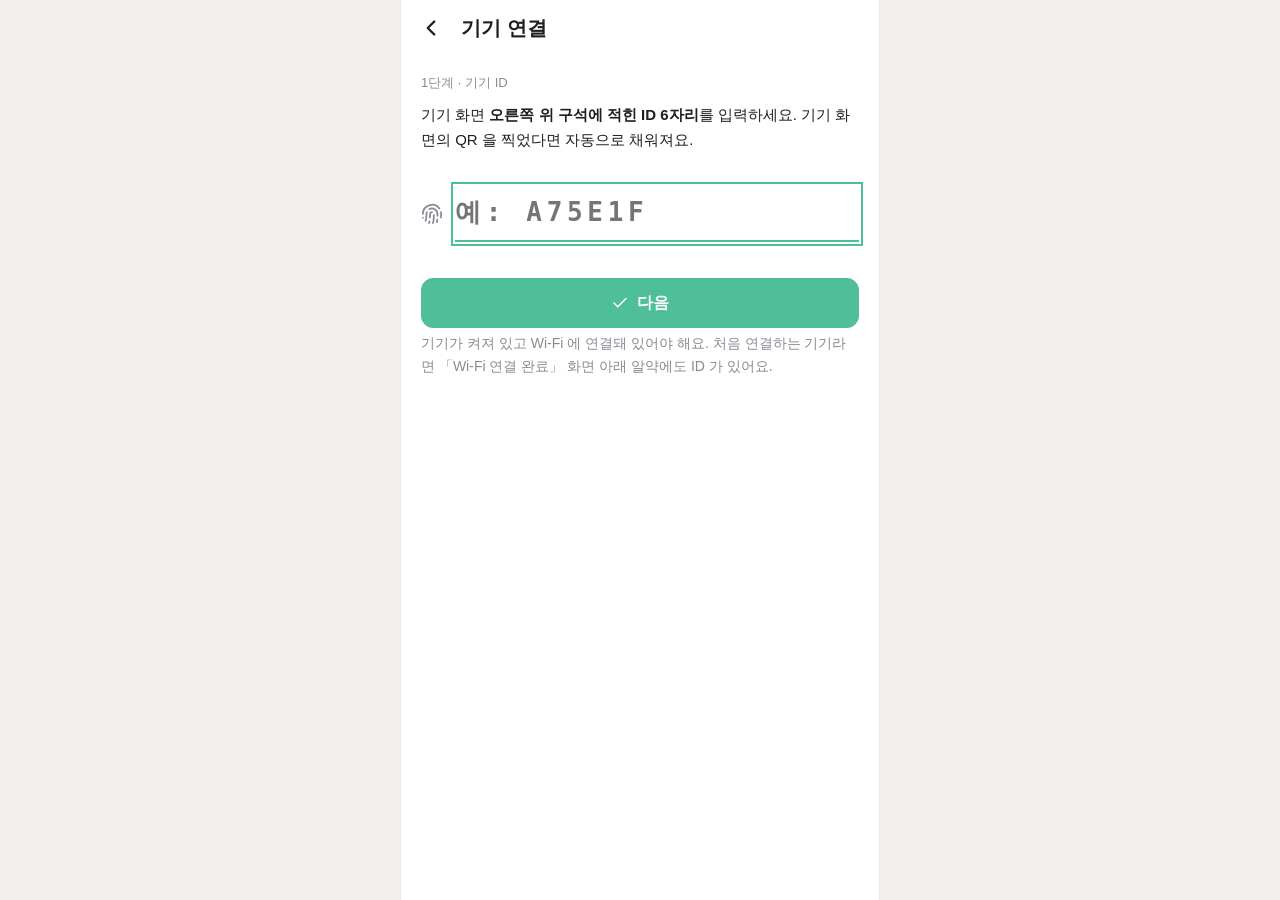
<file: settings-kstock.html>
<!doctype html>
<html lang="ko"><head>
<meta charset="utf-8"><meta name="viewport" content="width=device-width,initial-scale=1,viewport-fit=cover">
<title>차트토템 설정</title><link rel="stylesheet" href="style.css?v=8fe6cb00">
<link rel="icon" href="icons/icon-192.png"><link rel="apple-touch-icon" href="icons/icon-180.png">
<meta name="theme-color" content="#FFFFFF"><meta name="apple-mobile-web-app-capable" content="yes"><meta name="mobile-web-app-capable" content="yes"><script src="ga.js" defer></script></head>
<body><main class="app">
<svg xmlns="http://www.w3.org/2000/svg" style="display:none" aria-hidden="true">
<symbol id="i-chevron-left" viewBox="0 0 24 24"><path d="m15 18-6-6 6-6"/></symbol>
<symbol id="i-chevron-right" viewBox="0 0 24 24"><path d="m9 18 6-6-6-6"/></symbol>
<symbol id="i-search" viewBox="0 0 24 24"><circle cx="11" cy="11" r="8"/><path d="m21 21-4.3-4.3"/></symbol>
<symbol id="i-x" viewBox="0 0 24 24"><path d="M18 6 6 18"/><path d="m6 6 12 12"/></symbol>
<symbol id="i-plus" viewBox="0 0 24 24"><path d="M5 12h14"/><path d="M12 5v14"/></symbol>
<symbol id="i-check" viewBox="0 0 24 24"><path d="M20 6 9 17l-5-5"/></symbol>
<symbol id="i-list" viewBox="0 0 24 24"><path d="M8 6h13"/><path d="M8 12h13"/><path d="M8 18h13"/><path d="M3 6h.01"/><path d="M3 12h.01"/><path d="M3 18h.01"/></symbol>
<symbol id="i-monitor" viewBox="0 0 24 24"><rect width="20" height="14" x="2" y="3" rx="2"/><path d="M8 21h8"/><path d="M12 17v4"/></symbol>
<symbol id="i-wifi" viewBox="0 0 24 24"><path d="M12 20h.01"/><path d="M2 8.82a15 15 0 0 1 20 0"/><path d="M5 12.859a10 10 0 0 1 14 0"/><path d="M8.5 16.429a5 5 0 0 1 7 0"/></symbol>
<symbol id="i-cpu" viewBox="0 0 24 24"><rect width="16" height="16" x="4" y="4" rx="2"/><rect width="6" height="6" x="9" y="9" rx="1"/><path d="M15 2v2"/><path d="M15 20v2"/><path d="M2 15h2"/><path d="M2 9h2"/><path d="M20 15h2"/><path d="M20 9h2"/><path d="M9 2v2"/><path d="M9 20v2"/></symbol>
<symbol id="i-settings" viewBox="0 0 24 24"><path d="M12.22 2h-.44a2 2 0 0 0-2 2v.18a2 2 0 0 1-1 1.73l-.43.25a2 2 0 0 1-2 0l-.15-.08a2 2 0 0 0-2.73.73l-.22.38a2 2 0 0 0 .73 2.73l.15.1a2 2 0 0 1 1 1.72v.51a2 2 0 0 1-1 1.74l-.15.09a2 2 0 0 0-.73 2.73l.22.38a2 2 0 0 0 2.73.73l.15-.08a2 2 0 0 1 2 0l.43.25a2 2 0 0 1 1 1.73V20a2 2 0 0 0 2 2h.44a2 2 0 0 0 2-2v-.18a2 2 0 0 1 1-1.73l.43-.25a2 2 0 0 1 2 0l.15.08a2 2 0 0 0 2.73-.73l.22-.39a2 2 0 0 0-.73-2.73l-.15-.08a2 2 0 0 1-1-1.74v-.5a2 2 0 0 1 1-1.74l.15-.09a2 2 0 0 0 .73-2.73l-.22-.38a2 2 0 0 0-2.73-.73l-.15.08a2 2 0 0 1-2 0l-.43-.25a2 2 0 0 1-1-1.73V4a2 2 0 0 0-2-2z"/><circle cx="12" cy="12" r="3"/></symbol>
<symbol id="i-layout-grid" viewBox="0 0 24 24"><rect width="7" height="7" x="3" y="3" rx="1"/><rect width="7" height="7" x="14" y="3" rx="1"/><rect width="7" height="7" x="14" y="14" rx="1"/><rect width="7" height="7" x="3" y="14" rx="1"/></symbol>
<symbol id="i-percent" viewBox="0 0 24 24"><line x1="19" x2="5" y1="5" y2="19"/><circle cx="6.5" cy="6.5" r="2.5"/><circle cx="17.5" cy="17.5" r="2.5"/></symbol>
<symbol id="i-chart-line" viewBox="0 0 24 24"><path d="M3 3v16a2 2 0 0 0 2 2h16"/><path d="m19 9-5 5-4-4-3 3"/></symbol>
<symbol id="i-candlestick" viewBox="0 0 24 24"><path d="M9 5v4"/><rect width="4" height="6" x="7" y="9" rx="1"/><path d="M9 15v2"/><path d="M17 3v2"/><rect width="4" height="8" x="15" y="5" rx="1"/><path d="M17 13v3"/><path d="M3 3v16a2 2 0 0 0 2 2h16"/></symbol>
<symbol id="i-palette" viewBox="0 0 24 24"><circle cx="13.5" cy="6.5" r=".5" fill="currentColor"/><circle cx="17.5" cy="10.5" r=".5" fill="currentColor"/><circle cx="8.5" cy="7.5" r=".5" fill="currentColor"/><circle cx="6.5" cy="12.5" r=".5" fill="currentColor"/><path d="M12 2C6.5 2 2 6.5 2 12s4.5 10 10 10c.926 0 1.648-.746 1.648-1.688 0-.437-.18-.835-.437-1.125-.29-.289-.438-.652-.438-1.125a1.64 1.64 0 0 1 1.668-1.668h1.996c3.051 0 5.555-2.503 5.555-5.554C21.965 6.012 17.461 2 12 2z"/></symbol>
<symbol id="i-globe" viewBox="0 0 24 24"><circle cx="12" cy="12" r="10"/><path d="M12 2a14.5 14.5 0 0 0 0 20 14.5 14.5 0 0 0 0-20"/><path d="M2 12h20"/></symbol>
<symbol id="i-sun" viewBox="0 0 24 24"><circle cx="12" cy="12" r="4"/><path d="M12 2v2"/><path d="M12 20v2"/><path d="m4.93 4.93 1.41 1.41"/><path d="m17.66 17.66 1.41 1.41"/><path d="M2 12h2"/><path d="M20 12h2"/><path d="m6.34 17.66-1.41 1.41"/><path d="m19.07 4.93-1.41 1.41"/></symbol>
<symbol id="i-moon" viewBox="0 0 24 24"><path d="M12 3a6 6 0 0 0 9 9 9 9 0 1 1-9-9Z"/></symbol>
<symbol id="i-clock" viewBox="0 0 24 24"><circle cx="12" cy="12" r="10"/><path d="M12 6v6l4 2"/></symbol>
<symbol id="i-repeat" viewBox="0 0 24 24"><path d="m17 2 4 4-4 4"/><path d="M3 11v-1a4 4 0 0 1 4-4h14"/><path d="m7 22-4-4 4-4"/><path d="M21 13v1a4 4 0 0 1-4 4H3"/></symbol>
<symbol id="i-external-link" viewBox="0 0 24 24"><path d="M15 3h6v6"/><path d="M10 14 21 3"/><path d="M18 13v6a2 2 0 0 1-2 2H5a2 2 0 0 1-2-2V8a2 2 0 0 1 2-2h6"/></symbol>
<symbol id="i-tag" viewBox="0 0 24 24"><path d="M12.586 2.586A2 2 0 0 0 11.172 2H4a2 2 0 0 0-2 2v7.172a2 2 0 0 0 .586 1.414l8.704 8.704a2.426 2.426 0 0 0 3.42 0l6.58-6.58a2.426 2.426 0 0 0 0-3.42z"/><circle cx="7.5" cy="7.5" r=".5" fill="currentColor"/></symbol>
<symbol id="i-trash" viewBox="0 0 24 24"><path d="M3 6h18"/><path d="M19 6v14a2 2 0 0 1-2 2H7a2 2 0 0 1-2-2V6"/><path d="M8 6V4a2 2 0 0 1 2-2h4a2 2 0 0 1 2 2v2"/><path d="M10 11v6"/><path d="M14 11v6"/></symbol>
<symbol id="i-pencil" viewBox="0 0 24 24"><path d="M21.174 6.812a1 1 0 0 0-3.986-3.987L3.842 16.174a2 2 0 0 0-.5.83l-1.321 4.352a.5.5 0 0 0 .623.622l4.353-1.32a2 2 0 0 0 .83-.497z"/><path d="m15 5 4 4"/></symbol>
<symbol id="i-fingerprint" viewBox="0 0 24 24"><path d="M12 10a2 2 0 0 0-2 2c0 1.02-.1 2.51-.26 4"/><path d="M14 13.12c0 2.38 0 6.38-1 8.88"/><path d="M17.29 21.02c.12-.6.43-2.3.5-3.02"/><path d="M2 12a10 10 0 0 1 18-6"/><path d="M2 16h.01"/><path d="M21.8 16c.2-2 .131-5.354 0-6"/><path d="M5 19.5C5.5 18 6 15 6 12a6 6 0 0 1 .34-2"/><path d="M8.65 22c.21-.66.45-1.32.57-2"/><path d="M9 6.8a6 6 0 0 1 9 5.2v2"/></symbol>
<symbol id="i-info" viewBox="0 0 24 24"><circle cx="12" cy="12" r="10"/><path d="M12 16v-4"/><path d="M12 8h.01"/></symbol>
<symbol id="i-memory" viewBox="0 0 24 24"><path d="M6 19v-3"/><path d="M10 19v-3"/><path d="M14 19v-3"/><path d="M18 19v-3"/><path d="M8 11V9"/><path d="M16 11V9"/><path d="M12 11V9"/><path d="M2 15h20"/><path d="M2 7a2 2 0 0 1 2-2h16a2 2 0 0 1 2 2v1.1a2 2 0 0 0 0 3.837V17a2 2 0 0 1-2 2H4a2 2 0 0 1-2-2v-5.1a2 2 0 0 0 0-3.837Z"/></symbol>
<symbol id="i-refresh" viewBox="0 0 24 24"><path d="M3 12a9 9 0 0 1 9-9 9.75 9.75 0 0 1 6.74 2.74L21 8"/><path d="M21 3v5h-5"/><path d="M21 12a9 9 0 0 1-9 9 9.75 9.75 0 0 1-6.74-2.74L3 16"/><path d="M8 16H3v5"/></symbol>
<symbol id="i-hourglass" viewBox="0 0 24 24"><path d="M5 22h14"/><path d="M5 2h14"/><path d="M17 22v-4.172a2 2 0 0 0-.586-1.414L12 12l-4.414 4.414A2 2 0 0 0 7 17.828V22"/><path d="M7 2v4.172a2 2 0 0 0 .586 1.414L12 12l4.414-4.414A2 2 0 0 0 17 6.172V2"/></symbol>
<symbol id="i-circle-alert" viewBox="0 0 24 24"><circle cx="12" cy="12" r="10"/><path d="M12 8v4"/><path d="M12 16h.01"/></symbol>
<symbol id="i-triangle-alert" viewBox="0 0 24 24"><path d="m21.73 18-8-14a2 2 0 0 0-3.48 0l-8 14A2 2 0 0 0 4 21h16a2 2 0 0 0 1.73-3"/><path d="M12 9v4"/><path d="M12 17h.01"/></symbol>
<symbol id="i-rotate-ccw" viewBox="0 0 24 24"><path d="M3 12a9 9 0 1 0 9-9 9.75 9.75 0 0 0-6.74 2.74L3 8"/><path d="M3 3v5h5"/></symbol>
<symbol id="i-power" viewBox="0 0 24 24"><path d="M12 2v10"/><path d="M18.4 6.6a9 9 0 1 1-12.77.04"/></symbol>
<symbol id="i-upload" viewBox="0 0 24 24"><path d="M21 15v4a2 2 0 0 1-2 2H5a2 2 0 0 1-2-2v-4"/><path d="m17 8-5-5-5 5"/><path d="M12 3v12"/></symbol>
<symbol id="i-coins" viewBox="0 0 24 24"><circle cx="8" cy="8" r="6"/><path d="M18.09 10.37A6 6 0 1 1 10.34 18"/><path d="M7 6h1v4"/><path d="m16.71 13.88.7.71-2.82 2.82"/></symbol>
<symbol id="i-image" viewBox="0 0 24 24"><rect width="18" height="18" x="3" y="3" rx="2" ry="2"/><circle cx="9" cy="9" r="2"/><path d="m21 15-3.086-3.086a2 2 0 0 0-2.828 0L6 21"/></symbol>
<symbol id="i-smartphone" viewBox="0 0 24 24"><rect width="14" height="20" x="5" y="2" rx="2" ry="2"/><path d="M12 18h.01"/></symbol>
<symbol id="i-save" viewBox="0 0 24 24"><path d="M15.2 3a2 2 0 0 1 1.4.6l3.8 3.8a2 2 0 0 1 .6 1.4V19a2 2 0 0 1-2 2H5a2 2 0 0 1-2-2V5a2 2 0 0 1 2-2z"/><path d="M17 21v-7a1 1 0 0 0-1-1H8a1 1 0 0 0-1 1v7"/><path d="M7 3v4a1 1 0 0 0 1 1h7"/></symbol>
<symbol id="i-lock" viewBox="0 0 24 24"><rect width="18" height="11" x="3" y="11" rx="2" ry="2"/><path d="M7 11V7a5 5 0 0 1 10 0v4"/></symbol>
<symbol id="i-more" viewBox="0 0 24 24"><circle cx="12" cy="12" r="1"/><circle cx="19" cy="12" r="1"/><circle cx="5" cy="12" r="1"/></symbol>
<symbol id="i-radar" viewBox="0 0 24 24"><path d="M19.07 4.93A10 10 0 0 0 6.99 3.34"/><path d="M4 6h.01"/><path d="M2.29 9.62A10 10 0 1 0 21.31 8.35"/><path d="M16.24 7.76A6 6 0 1 0 8.23 16.67"/><path d="M12 18h.01"/><path d="M17.99 11.66A6 6 0 0 1 15.77 16.67"/><circle cx="12" cy="12" r="2"/><path d="m13.41 10.59 5.66-5.66"/></symbol>
<symbol id="i-grip" viewBox="0 0 24 24"><circle cx="9" cy="12" r="1"/><circle cx="9" cy="5" r="1"/><circle cx="9" cy="19" r="1"/><circle cx="15" cy="12" r="1"/><circle cx="15" cy="5" r="1"/><circle cx="15" cy="19" r="1"/></symbol>
<symbol id="i-shield" viewBox="0 0 24 24"><path d="M20 13c0 5-3.5 7.5-7.66 8.95a1 1 0 0 1-.67-.01C7.5 20.5 4 18 4 13V6a1 1 0 0 1 1-1c2 0 4.5-1.2 6.24-2.72a1.17 1.17 0 0 1 1.52 0C14.51 3.81 17 5 19 5a1 1 0 0 1 1 1z"/></symbol>
<symbol id="i-file-text" viewBox="0 0 24 24"><path d="M15 2H6a2 2 0 0 0-2 2v16a2 2 0 0 0 2 2h12a2 2 0 0 0 2-2V7Z"/><path d="M14 2v4a2 2 0 0 0 2 2h4"/><path d="M10 9H8"/><path d="M16 13H8"/><path d="M16 17H8"/></symbol>
<symbol id="i-house" viewBox="0 0 24 24"><path d="M15 21v-8a1 1 0 0 0-1-1h-4a1 1 0 0 0-1 1v8"/><path d="M3 10a2 2 0 0 1 .709-1.528l7-5.999a2 2 0 0 1 2.582 0l7 5.999A2 2 0 0 1 21 10v9a2 2 0 0 1-2 2H5a2 2 0 0 1-2-2z"/></symbol>
</svg>

<div class="offline" role="alert"><svg class="ic" aria-hidden="true"><use href="#i-triangle-alert"/></svg><b class="ttl">기기와 연결이 끊겼어요</b><button id="retry"><svg class="ic" aria-hidden="true"><use href="#i-refresh"/></svg>다시 시도</button></div>

<section class="page home" data-page="/">
 <header class="top"><a class="back cloud-only" id="cloudBack" href="./" aria-label="기기 목록으로"><svg class="ic" aria-hidden="true"><use href="#i-chevron-left"/></svg></a><h1>설정</h1><span class="conn"><i class="dot" id="connDot"></i><span id="connText">연결 중</span></span></header>
 <div class="profile"><span class="avatar" aria-hidden="true"></span><div class="ptext"><div class="pname"><span id="devTitle">차트토템</span><button class="editbtn" id="devEdit" aria-label="기기 이름 수정"><svg class="ic" aria-hidden="true"><use href="#i-pencil"/></svg></button></div><div class="psub" id="devSub"></div></div></div>
 <div class="band"></div>
 <nav class="list" id="homeMenu"></nav>
 <div class="band"></div>
 <div class="caption">정보</div>
 <nav class="list">
  <button class="menu" data-go="/privacy"><svg class="ic" aria-hidden="true"><use href="#i-shield"/></svg><span class="mtext"><span class="mlbl">개인정보처리방침</span></span></button>
  <button class="menu" data-go="/licenses"><svg class="ic" aria-hidden="true"><use href="#i-file-text"/></svg><span class="mtext"><span class="mlbl">오픈소스 라이선스</span></span></button>
 </nav>
 <div class="hintbox hidden" id="homeHint"><b><svg class="ic" aria-hidden="true"><use href="#i-smartphone"/></svg>홈 화면에 추가해 두세요</b><div id="homeHintText"></div><div class="row"><button id="homeHintLater">나중에</button><button id="homeHintDone">추가했어요</button></div></div>
</section>

<section class="page" data-page="/screen">
 <header class="top"><button class="back" aria-label="뒤로 가기"><svg class="ic" aria-hidden="true"><use href="#i-chevron-left"/></svg></button><h1 tabindex="-1">화면</h1></header>
 <div class="pvstick"><div class="preview"><canvas id="mainPreview" width="480" height="480" role="img" aria-label="현재 기기 화면 미리보기"></canvas></div></div>
 <nav class="list"><button class="setrow" data-go="/screen/layout"><svg class="ic" aria-hidden="true"><use href="#i-layout-grid"/></svg><span class="mtext"><span class="mlbl">레이아웃</span><span class="msub" id="layoutValue">-</span></span><span class="chev"><svg class="ic" aria-hidden="true"><use href="#i-chevron-right"/></svg></span></button></nav>
 <div class="band"></div>
 <div class="caption">종목 <span class="cnt" id="listCount"></span><button class="textbtn" id="addBtn" data-go="/screen/add"><svg class="ic" aria-hidden="true"><use href="#i-plus"/></svg>추가</button></div>
 <div class="list" id="symList"></div>
 <div class="band"></div>
 <div class="caption">표시 항목</div>
 <div class="list">
 <div class="setrow hidden" id="cnameRow"><svg class="ic" aria-hidden="true"><use href="#i-coins"/></svg><span class="mtext"><span class="mlbl">코인 이름</span><span class="msub">기기 화면에 보일 이름</span></span><div class="seg" id="cnameSeg" role="radiogroup" aria-label="코인 이름"><button role="radio" data-value="0">심볼</button><button role="radio" data-value="1">한글 이름</button></div></div>
 <div class="setrow hidden" id="ftickRow"><svg class="ic" aria-hidden="true"><use href="#i-globe"/></svg><span class="mtext"><span class="mlbl">해외 종목 이름</span><span class="msub">국내 종목은 항상 이름</span></span><div class="seg" id="ftickSeg" role="radiogroup" aria-label="해외 종목 이름"><button role="radio" data-value="1">티커</button><button role="radio" data-value="0">종목 이름</button></div></div>
 <div class="setrow" id="showPriceRow"><svg class="ic" aria-hidden="true"><use href="#i-tag"/></svg><span class="mtext"><span class="mlbl">가격</span><span class="msub">종목 현재가</span></span><label class="switch"><input id="showPrice" type="checkbox"><i></i></label></div>
 <div class="setrow" id="showChangeRow"><svg class="ic" aria-hidden="true"><use href="#i-percent"/></svg><span class="mtext"><span class="mlbl">등락률</span><span class="msub">전일 대비 %</span></span><label class="switch"><input id="showChange" type="checkbox"><i></i></label></div>
 <div class="setrow" id="showSparkRow"><svg class="ic" aria-hidden="true"><use href="#i-chart-line"/></svg><span class="mtext"><span class="mlbl">라인 차트</span><span class="msub">최근 가격 흐름을 선으로</span></span><label class="switch"><input id="showSpark" type="checkbox"><i></i></label></div>
 <div class="setrow" id="showSecondsRow"><svg class="ic" aria-hidden="true"><use href="#i-hourglass"/></svg><span class="mtext"><span class="mlbl">초 표시</span><span class="msub">시:분:초 로 표시</span></span><label class="switch"><input id="showSeconds" type="checkbox"><i></i></label></div>
 <div class="setrow" id="show12hRow"><svg class="ic" aria-hidden="true"><use href="#i-sun"/></svg><span class="mtext"><span class="mlbl">12시간제</span><span class="msub">AM · PM 을 표시</span></span><label class="switch"><input id="show12h" type="checkbox"><i></i></label></div>
 <div class="setrow hidden" id="cintRow"><svg class="ic" aria-hidden="true"><use href="#i-candlestick"/></svg><span class="mtext"><span class="mlbl">차트 간격</span><span class="msub">차트의 점 하나가 몇 분·몇 시간인지</span></span><select id="cint" class="val" aria-label="차트 간격"><option value="1m">1분</option><option value="5m">5분</option><option value="15m">15분</option><option value="1h">1시간</option><option value="4h">4시간</option><option value="1d">1일</option></select></div>
 <div class="setrow" id="showDateRow"><svg class="ic" aria-hidden="true"><use href="#i-clock"/></svg><span class="mtext"><span class="mlbl">날짜</span><span class="msub">오늘 날짜 표시</span></span><label class="switch"><input id="showDate" type="checkbox"><i></i></label></div>
 </div>
 <div class="band"></div>
 <div class="caption">설정</div>
 <div class="list">
  <div class="setrow" id="rotateRow"><svg class="ic" aria-hidden="true"><use href="#i-repeat"/></svg><span class="mtext"><span class="mlbl">화면 전환 간격</span><span class="msub" id="rotateHint"></span></span><select id="rotate" class="val" aria-label="화면 전환 간격"><option value="0">끄기</option><option value="3">3초</option><option value="5">5초</option><option value="10">10초</option><option value="15">15초</option><option value="30">30초</option><option value="60">60초</option></select></div>
  <div class="setrow"><svg class="ic" aria-hidden="true"><use href="#i-palette"/></svg><span class="mtext"><span class="mlbl">상승·하락 색</span></span><div class="seg" id="colorsSeg" role="radiogroup" aria-label="상승·하락 색"><button role="radio" data-value="kr"><span class="updn"><b class="u" style="color:#e5383b">▲</b><b class="d" style="color:#2f6fe4">▼</b></span>한국식</button><button role="radio" data-value="global"><span class="updn"><b class="u" style="color:#22a55b">▲</b><b class="d" style="color:#e5383b">▼</b></span>글로벌</button></div></div>
  <div class="setrow"><svg class="ic" aria-hidden="true"><use href="#i-globe"/></svg><span class="mtext"><span class="mlbl">시간대</span></span><select id="tz" class="val" aria-label="시간대"></select></div>
  <div class="setrow hidden" id="tzCustomRow"><svg class="ic" aria-hidden="true"><use href="#i-clock"/></svg><input class="text" id="tzCustom" placeholder="POSIX TZ (예: KST-9)" maxlength="47" aria-label="직접 시간대"><button class="textbtn" id="tzSave"><svg class="ic" aria-hidden="true"><use href="#i-check"/></svg>저장</button></div>
  <div class="setrow" id="dateFmtRow"><svg class="ic" aria-hidden="true"><use href="#i-list"/></svg><span class="mtext"><span class="mlbl">날짜 형식</span></span><select id="dateFmt" class="val" aria-label="날짜 형식"></select></div>
  <div class="setrow"><svg class="ic" aria-hidden="true"><use href="#i-sun"/></svg><span class="mtext"><span class="mlbl">밝기</span></span><div class="seg" id="blSeg" role="radiogroup" aria-label="밝기"><button role="radio" data-value="1">어둡게</button><button role="radio" data-value="50">보통</button><button role="radio" data-value="75">밝게</button></div></div>
  <div class="setrow hidden" id="nightRow"><svg class="ic" aria-hidden="true"><use href="#i-moon"/></svg><span class="mtext"><span class="mlbl">야간 모드</span><span class="msub" id="nightHint"></span></span><label class="switch"><input id="night" type="checkbox" aria-label="야간 모드"><i></i></label></div>
  <div class="setrow hidden" id="nightFromRow"><svg class="ic" aria-hidden="true"><use href="#i-clock"/></svg><span class="mtext"><span class="mlbl">시작 시간</span></span><select id="nightFrom" class="val" aria-label="야간 모드 시작 시간"></select></div>
  <div class="setrow hidden" id="nightToRow"><svg class="ic" aria-hidden="true"><use href="#i-clock"/></svg><span class="mtext"><span class="mlbl">끝 시간</span></span><select id="nightTo" class="val" aria-label="야간 모드 끝 시간"></select></div>
  <div class="setrow hidden" id="nightModeRow"><svg class="ic" aria-hidden="true"><use href="#i-sun"/></svg><span class="mtext"><span class="mlbl">화면 밝기</span></span><div class="seg" id="nightSeg" role="radiogroup" aria-label="야간 화면 밝기"><button role="radio" data-value="0">끄기</button><button role="radio" data-value="1">어둡게</button><button role="radio" data-value="2">그대로</button></div></div>
 </div>
 <div class="hint" id="screenMsg"></div>
</section>

<section class="page" data-page="/screen/add">
 <header class="top"><button class="back" aria-label="뒤로 가기"><svg class="ic" aria-hidden="true"><use href="#i-chevron-left"/></svg></button><h1 tabindex="-1">종목 추가</h1></header>
 <div class="hint" id="addCount"></div>

 <div class="search">
  <svg class="ic" aria-hidden="true"><use href="#i-search"/></svg>
  <input type="text" id="code" placeholder="종목명 · 티커 · 종목코드" autocomplete="off" autocapitalize="off" spellcheck="false" maxlength="40" enterkeyhint="search">
  <button class="clear hidden" id="searchClear" aria-label="지우기"><svg class="ic" aria-hidden="true"><use href="#i-x"/></svg></button>
 </div>
 <div class="results hidden" id="results"><div class="rcount" id="rcount"></div><ul class="rlist" id="rlist"></ul></div>
 <div class="msg" id="stockMsg">종목명이나 코드를 검색해 추가하세요. 코스피·코스닥과 미국 등 해외 주식을 섞어도 돼요. 네이버 증권 시세예요.</div>
</section>

<section class="page" data-page="/screen/layout">
 <header class="top"><button class="back" aria-label="뒤로 가기"><svg class="ic" aria-hidden="true"><use href="#i-chevron-left"/></svg></button><h1 tabindex="-1">레이아웃 선택</h1></header>
 <div class="segrow"><div class="seg wide" id="themeSeg" role="radiogroup" aria-label="테마"><button role="radio" data-value="stock">주식</button><button role="radio" data-value="clock">시계</button></div><button class="info" id="themeInfo" aria-label="테마 설명"><svg class="ic" aria-hidden="true"><use href="#i-info"/></svg></button><div class="tip" id="themeTip" role="tooltip"></div></div>
 <div class="grid" id="layoutGrid"></div>
 <div class="hint" id="layoutMsg"></div>
</section>

<section class="page" data-page="/wifi">
 <header class="top"><button class="back" aria-label="뒤로 가기"><svg class="ic" aria-hidden="true"><use href="#i-chevron-left"/></svg></button><h1 tabindex="-1">Wi-Fi</h1></header>
 <div class="caption">현재 연결</div>
 <div class="list">
  <div class="setrow"><svg class="ic" aria-hidden="true"><use href="#i-wifi"/></svg><span class="mtext"><span class="mlbl">상태</span><span class="msub wrap" id="wifiState">-</span></span></div>
  <div class="setrow"><svg class="ic" aria-hidden="true"><use href="#i-tag"/></svg><span class="mtext"><span class="mlbl">Wi-Fi 이름</span><span class="msub wrap" id="wifiSsid">-</span></span></div>
  <div class="setrow local-only"><svg class="ic" aria-hidden="true"><use href="#i-globe"/></svg><span class="mtext"><span class="mlbl">기기 주소</span><span class="msub wrap" id="wifiIp">-</span></span></div>
 </div>
 <div class="band"></div>
 <div class="caption">저장된 Wi-Fi <span class="cnt" id="wifiKnownCount"></span></div>
 <div class="list" id="wifiKnown"></div>
 <div class="msg" id="wifiKnownMsg">기기는 여기 있는 Wi-Fi 중 보이는 것에 스스로 붙어요. 집·회사처럼 장소를 옮겨도 다시 설정하지 않아도 돼요.</div>
 <nav class="list">
  <button class="menu" data-go="/wifi/add"><svg class="ic" aria-hidden="true"><use href="#i-plus"/></svg><span class="mtext"><span class="mlbl">Wi-Fi 추가 · 변경</span><span class="msub">주변 Wi-Fi 를 골라 지금 바꾸거나 미리 저장해요</span></span></button>
 </nav>
 <div class="band"></div>
 <div class="caption">관리</div>
 <nav class="list local-only">
  <a class="menu" href="/setup"><svg class="ic" aria-hidden="true"><use href="#i-wifi"/></svg><span class="mtext"><span class="mlbl">다른 Wi-Fi로 변경</span><span class="msub">주변 Wi-Fi 를 골라 다시 연결해요</span></span></a>
  <button class="menu danger" id="wifiReset"><svg class="ic" aria-hidden="true"><use href="#i-rotate-ccw"/></svg><span class="mtext"><span class="mlbl">초기 설정으로</span><span class="msub">저장된 Wi-Fi 를 지우고 기기 화면에 QR 을 다시 띄워요</span></span></button>
 </nav>
  <div class="msg cloud-only">비밀번호는 기기 전용 키로 암호화해서 보내요. 바꾸기에 실패하면(안 보이거나 비밀번호가 틀리면) 기기는 이전 Wi-Fi 로 스스로 돌아가요. 아이디·비밀번호 로그인 방식이나 5GHz 전용 Wi-Fi 에는 붙을 수 없어요.</div>
</section>

<section class="page" data-page="/wifi/add">
 <header class="top"><button class="back" aria-label="뒤로 가기"><svg class="ic" aria-hidden="true"><use href="#i-chevron-left"/></svg></button><h1 tabindex="-1">Wi-Fi 추가</h1></header>
 <div id="waPick">
  <div class="caption">주변 Wi-Fi <span class="cnt" id="waScanState"></span></div>
  <ul class="list netlist" id="waList"><li class="msg">검색 중…</li></ul>
  <div class="formrow" style="justify-content:space-between"><button class="textbtn" id="waRescan" style="margin:0"><svg class="ic" aria-hidden="true"><use href="#i-refresh"/></svg>다시 검색</button><button class="textbtn" id="waManual" style="margin:0">목록에 없나요?</button></div>
  <div class="msg">기기가 있는 곳의 Wi-Fi 를 찾아요. 2.4GHz 만 보여요.</div>
  <div class="band"></div>
  <div id="waForm" class="hidden">
   <div class="caption" id="waTitle">비밀번호</div>
   <div class="formrow hidden" id="waSsidRow"><input class="text" id="waSsid" placeholder="Wi-Fi 이름 (SSID)" maxlength="32" autocomplete="off"></div>
   <div class="formrow" id="waPassRow"><input class="text" id="waPass" type="password" placeholder="Wi-Fi 비밀번호" maxlength="63" autocomplete="off"><button class="textbtn" id="waEye" style="margin:0">보기</button></div>
   <div class="formrow"><label class="chk"><input type="checkbox" id="waNow" checked> 지금 바로 이 Wi-Fi 로 바꾸기</label></div>
   <div class="formrow"><button class="sbtn wide" id="waConnect">연결</button></div>
   <div class="msg" id="waMsg">「지금 바꾸기」를 끄면 저장만 해요. 그 장소에서 기기를 켜면 알아서 붙어요.</div>
  </div>
 </div>
 <div id="waStatus" class="hidden">
  <div class="status"><div class="sicon wait" id="waIcon"><i class="spin"></i></div><div><div class="stitle" id="waSTitle">연결 중…</div><div class="msg" id="waSText" style="padding:0"></div></div></div>
  <div class="formrow"><button class="sbtn wide hidden" id="waDone" data-go="/wifi">Wi-Fi 설정으로</button></div>
  <div class="formrow"><button class="textbtn hidden" id="waRetry" style="margin:0 auto">다른 Wi-Fi 선택</button></div>
 </div>
</section>

<section class="page" data-page="/system">
 <header class="top"><button class="back" aria-label="뒤로 가기"><svg class="ic" aria-hidden="true"><use href="#i-chevron-left"/></svg></button><h1 tabindex="-1">시스템</h1></header>
 <div class="list">
  <div class="setrow"><svg class="ic" aria-hidden="true"><use href="#i-info"/></svg><span class="mtext"><span class="mlbl">펌웨어 버전</span><span class="msub wrap" id="sysVer">-</span></span><button class="pillbtn hidden" id="fwUpdate">업데이트</button></div>
  <div class="setrow hidden" id="autoUpRow"><svg class="ic" aria-hidden="true"><use href="#i-clock"/></svg><span class="mtext"><span class="mlbl">자동 업데이트</span><span class="msub wrap" id="autoUpHint"></span></span><label class="switch"><input id="autoUp" type="checkbox" aria-label="자동 업데이트"><i></i></label></div>
  <div class="setrow hidden" id="appRow"><svg class="ic" aria-hidden="true"><use href="#i-repeat"/></svg><span class="mtext"><span class="mlbl">앱</span><span class="msub wrap" id="appSub">-</span></span><button class="pillbtn hidden" id="appSwitch">바꾸기</button></div>
  <div class="setrow"><svg class="ic" aria-hidden="true"><use href="#i-memory"/></svg><span class="mtext"><span class="mlbl">여유 메모리</span><span class="msub wrap" id="sysHeap">-</span></span></div>
  <div class="setrow"><svg class="ic" aria-hidden="true"><use href="#i-refresh"/></svg><span class="mtext"><span class="mlbl">시세 갱신 주기</span><span class="msub wrap" id="sysInterval">-</span></span></div>
  <div class="setrow"><svg class="ic" aria-hidden="true"><use href="#i-hourglass"/></svg><span class="mtext"><span class="mlbl">가동 시간</span><span class="msub wrap" id="sysUptime">-</span></span></div>
  <div class="setrow"><svg class="ic" aria-hidden="true"><use href="#i-circle-alert"/></svg><span class="mtext"><span class="mlbl">마지막 오류</span><span class="msub wrap" id="sysErr">-</span></span></div>
 </div>
 <div class="band"></div>
 <nav class="list">
  <a class="menu local-only" href="/update_ota"><svg class="ic" aria-hidden="true"><use href="#i-upload"/></svg><span class="mtext"><span class="mlbl">펌웨어 업데이트</span><span class="msub">.bin 파일을 올려 OTA 로 설치해요</span></span></a>
  <button class="menu danger" id="restart"><svg class="ic" aria-hidden="true"><use href="#i-power"/></svg><span class="mtext"><span class="mlbl">재시작</span></span></button>
  <button class="menu danger" id="factoryReset"><svg class="ic" aria-hidden="true"><use href="#i-triangle-alert"/></svg><span class="mtext"><span class="mlbl">기기 초기화</span><span class="msub">종목·화면 설정·저장된 Wi-Fi·앱 연결을 모두 지우고 처음 상태로 돌아가요</span></span></button>
 </nav>
</section>

<section class="page" data-page="/privacy">
 <header class="top"><button class="back" aria-label="뒤로 가기"><svg class="ic" aria-hidden="true"><use href="#i-chevron-left"/></svg></button><h1 tabindex="-1">개인정보처리방침</h1></header>
 <div class="doc">
  <p>차트토템은 책상 위에서 시세와 시각을 보여 주는 기기예요. <b>계정·이름·연락처 같은 개인정보는 받지 않아요.</b> 앱에서 어디서든 설정할 수 있도록 기기는 자기 상태를 중계 서버(Cloudflare Workers)에 올리고, 앱은 그 서버를 통해서만 기기와 대화해요. 아래에 무엇이 어디로 가고 어떻게 지우는지 적었어요.</p>
  <h2>기기가 중계 서버에 올리는 것</h2>
  <ul><li>기기 ID, 펌웨어 버전·변형(주식/코인), 기기 이름, 등록한 종목과 지금 시세, 화면 레이아웃·표시 설정, 밝기, 시간대</li><li>연결된 Wi-Fi 이름, 기기에 저장된 Wi-Fi 이름 목록, 「Wi-Fi 추가」에서 주변을 훑었을 때 보인 Wi-Fi 이름 목록, 공유기 안 사설 IP 주소</li><li>진단값(남은 메모리, 켜진 시간, 마지막 재시작 사유, 동기화 소요 시간)</li></ul>
  <p class="small">서버는 기기마다 <b>마지막 상태 하나</b>만 덮어쓰며 보관하고, 과거 기록은 남기지 않아요. 기기 ↔ 서버 구간은 기기 사양 때문에 암호화되지 않은 HTTP 를 쓰고, 대신 기기만 아는 비밀키 서명으로 위변조를 막아요. 앱 ↔ 서버 구간은 HTTPS 예요.</p>
  <h2>앱에서 설정할 때 서버를 거치는 것</h2>
  <ul><li>바꾼 설정(종목·화면·이름 등)은 서버 대기열에 잠시 머물다 기기가 받아 가면 지워져요(최대 50개).</li><li><b>Wi-Fi 비밀번호</b>는 「Wi-Fi 추가 · 변경」에서만 보내요. 앱이 HTTPS 로 서버에 보내면 서버는 기기 전용 키로 암호화해 대기열에 넣고, 평문은 저장하지 않아요. 기기가 받아 가면 대기열에서도 지워져요.</li><li>종목 검색어와 시세 조회는 서버가 네이버 증권에 대신 물어봐요(주식 변형). 검색어는 저장하지 않아요.</li></ul>
  <h2>앱 연결(페어링)</h2>
  <ul><li>기기 화면의 6자리 코드로 앱을 연결하면 서버가 연결 토큰을 만들어 기기별로 보관해요(기기당 최대 20개). 토큰마다 만든 시각, 마지막 사용 시각, 연결한 브라우저 종류(브라우저가 보내는 User-Agent 앞 60자)를 함께 둬요. 사람을 식별하는 값은 없어요.</li><li>토큰은 연결한 폰의 브라우저 저장소에만 있어요. 앱의 ⋯ 메뉴 「기기 삭제」를 누르면 그 토큰을 서버에서도 폐기해요.</li></ul>
  <h2>기기에 저장되는 것</h2>
  <ul><li>등록한 종목, 화면 레이아웃·표시 설정, 밝기, 시간대, 기기 이름, 중계 서버용 비밀키</li><li>저장한 Wi-Fi 이름과 비밀번호 — 비밀번호는 기기 플래시 메모리에만 있고 서버에는 암호화된 채 잠시 머물 뿐 남지 않아요.</li></ul>
  <h2>지우기</h2>
  <ul><li><b>기기 초기화</b>(시스템 → 기기 초기화): 서버에 있는 이 기기의 기록(상태·대기열·연결 토큰·비밀키)을 모두 지우고, 기기도 종목·설정·Wi-Fi 를 지워 처음 상태로 돌아가요. 연결돼 있던 앱은 모두 끊겨요.</li><li><b>기기 삭제</b>(앱 홈의 ⋯ 메뉴): 이 폰의 연결만 끊어요. 기기와 다른 폰의 연결은 그대로예요.</li><li>초기화하지 않은 기기의 기록은 기기가 다시 동기화할 때마다 덮어쓰이며, 따로 지우기 전까지 서버에 남아요.</li></ul>
  <h2>기기가 접속하는 곳</h2>
  <ul><li><b>시세</b>: 주식 변형은 네이버 증권, 코인 변형은 Binance 의 공개 시세 API. 요청에는 종목 코드만 들어가요.</li><li><b>시각</b>: NTP 서버(pool.ntp.org, time.nist.gov)</li><li><b>중계 서버</b>(charttotem-cloud.jkinject.workers.dev, Cloudflare): 위의 상태 동기화, 설정 받기, 한글 글꼴 파일 다운로드, 펌웨어 업데이트 확인·다운로드(GitHub Release 를 서버가 대신 받아 전해 줘요)</li><li>그 외 분석·광고 서버에 접속하지 않아요.</li></ul>
  <h2>앱 (charttotem.lalatap.kr)</h2>
  <ul><li>GitHub Pages 가 정적 파일을 제공하고, 설정은 Cloudflare 의 중계 서버와만 통신해요. 광고 스크립트는 없어요. 두 회사의 서버 접속 기록 처리는 각자의 개인정보처리방침을 따라요.</li><li><b>방문 통계</b>(2026-11-12부터): 앱이 얼마나 쓰이는지 보려고 Google Analytics 를 써요. 구글이 쿠키로 브라우저를 구분하고, 본 화면의 경로(홈·종목·화면 같은 이름), 접속 시각, 브라우저·기기 종류, 대략의 지역, 이 브라우저에 연결한 기기가 몇 대인지(0·1·2·3대 이상), 앱 버전이 구글(Google LLC, 미국) 서버로 가요. <b>기기 ID·기기 이름·종목·Wi-Fi 정보·연결 토큰은 보내지 않아요.</b> 주소에 붙은 기기 ID 도 떼고 보내요. 통계에 잡히고 싶지 않으면 브라우저의 추적 차단 기능이나 구글의 Analytics 차단 부가 기능을 쓰면 되고, 그래도 앱은 똑같이 동작해요. 기기에서 직접 여는 설정 페이지(IP 주소)에는 통계가 없어요.</li><li>브라우저 저장소(localStorage)에는 연결한 기기 목록(기기 ID·연결 토큰·이름·변형·고른 아이콘), 홈 화면 추가 안내를 닫았는지, 오프라인용 앱 파일 캐시만 둬요. 이 값들은 어디에도 보내지 않아요(방문 통계에는 기기 수만 가요).</li><li>코인 변형 설정 페이지는 코인 로고 이미지를 jsDelivr CDN 에서 받아요(요청에는 코인 심볼만 들어가요).</li></ul>
  <h2>문의</h2>
  <p>궁금한 점은 이메일 <a href="mailto:support@lalatap.kr">support@lalatap.kr</a> 이나 <a href="https://talk.naver.com/ct/wh9xfth" target="_blank" rel="noopener">네이버 톡톡</a>으로 알려 주세요.</p>
  <p class="small">최종 수정 2026-11-13 (문의처를 이메일·네이버 톡톡으로 변경)</p>
 </div>
</section>

<section class="page" data-page="/licenses">
 <header class="top"><button class="back" aria-label="뒤로 가기"><svg class="ic" aria-hidden="true"><use href="#i-chevron-left"/></svg></button><h1 tabindex="-1">오픈소스 라이선스</h1></header>
 <div class="doc">
  <p>차트토템 펌웨어와 설정 페이지는 아래 오픈소스를 사용해요. 각 라이선스 전문은 해당 프로젝트 저장소에 있어요.</p>
  <div class="lic"><b>ESP8266 Arduino Core</b><span>LGPL-2.1 · github.com/esp8266/Arduino</span></div>
  <div class="lic"><b>TFT_eSPI (Bodmer)</b><span>FreeBSD · MIT · github.com/Bodmer/TFT_eSPI — 화면 드라이버, Font7, FreeFonts(Adafruit GFX)</span></div>
  <div class="lic"><b>QRCode (Richard Moore)</b><span>MIT · github.com/ricmoo/QRCode — 설정 QR</span></div>
  <div class="lic"><b>LittleFS</b><span>BSD-3-Clause · github.com/littlefs-project/littlefs — 설정 저장</span></div>
  <div class="lic"><b>lwIP</b><span>BSD-3-Clause · savannah.nongnu.org/projects/lwip — 네트워크</span></div>
  <div class="lic"><b>BearSSL</b><span>MIT · bearssl.org — 코인 변형의 HTTPS</span></div>
  <div class="lic"><b>Pretendard</b><span>SIL Open Font License 1.1 · github.com/orioncactus/pretendard — 기기 화면 한글 글꼴(비트맵 변환)</span></div>
  <div class="lic"><b>Lucide Icons</b><span>ISC · lucide.dev — 설정 페이지 아이콘</span></div>
  <div class="lic"><b>PlatformIO · Arduino</b><span>Apache-2.0 / LGPL — 빌드 도구와 프레임워크</span></div>
 </div>
</section>

<div class="sync" id="syncBar" role="status" aria-live="polite"></div>
<div class="toast" role="status" aria-live="polite" id="toast"></div>
</main>
<script>

// ---- cloud_shim.js ----
// 기기 아이콘(토템 캐릭터) 12종 — 런처 홈(app.js)과 설정 페이지(cloud_shim.js, gen_launcher.py 가 settings-*.html 에 끼워 넣음)가 같이 쓴다.
// 기본값은 기기 ID 해시(같은 기기는 어느 폰에서 봐도 같은 아이콘), 홈 ⋯ 메뉴 「아이콘 바꾸기」로 고르면 cloudDevices[].totem 에 저장(이 폰에서만).
// 이미지: icons/totems/<file>.png 144px — 원본·프롬프트는 루트 저장소 branding/totems/ (python3 branding/totems/make_icons.py).
const TOTEMS = [["01-bull", "황소"], ["02-bear", "곰"], ["03-owl", "부엉이"], ["04-whale", "고래"], ["05-fox", "여우"], ["06-cat", "고양이"],
  ["07-rabbit", "토끼"], ["08-penguin", "펭귄"], ["09-frog", "개구리"], ["10-ghost", "유령"], ["11-robot", "로봇"], ["12-octopus", "문어"]];
function hashTotem(id) { let h = 5381; for (const c of String(id || "").toUpperCase()) h = ((h * 33) ^ c.charCodeAt(0)) >>> 0; return h % TOTEMS.length; }
function totemOf(d) { return Number.isInteger(d.totem) && d.totem >= 0 && d.totem < TOTEMS.length ? d.totem : hashTotem(d.id); }
function totemSrc(i) { return `icons/totems/${TOTEMS[i][0]}.png`; }

// 아이콘 고르기 바닥 시트 (CSS: launcher.css 의 .sheet-bd/.sheet/.totem-grid — 설정 페이지 style.css 에도 들어 있다).
// 누르면 d.totem 을 바꾸고 onPick(i) 를 부른 뒤 시트를 바로 닫는다. 저장·화면 갱신은 호출자 몫. #sheet 가 없으면 만든다.
function openTotemPicker(d, name, onPick) {
  let sh = document.getElementById("sheet");
  if (!sh) { sh = document.createElement("div"); sh.id = "sheet"; sh.className = "sheet-bd"; document.body.appendChild(sh); }
  const cur = totemOf(d), h = (s) => String(s).replace(/[&<>"]/g, (c) => ({ "&": "&amp;", "<": "&lt;", ">": "&gt;", '"': "&quot;" }[c]));
  sh.innerHTML = `<div class="sheet" role="dialog" aria-label="아이콘 바꾸기"><div class="sheet-title">${h(name)} 의 아이콘</div>
    <div class="totem-grid">${TOTEMS.map(([f, n], i) => `<button type="button" class="${i === cur ? "on" : ""}" data-i="${i}" aria-label="${n}" aria-pressed="${i === cur}"><img src="${totemSrc(i)}" alt=""><span>${n}</span></button>`).join("")}</div>
    <button type="button" class="cancel" data-a="cancel">닫기</button></div>`;
  const close = () => { sh.classList.remove("on"); setTimeout(() => { sh.innerHTML = ""; }, 200); };
  sh.onclick = (e) => {
    const b = e.target.closest("[data-i]");
    if (b) {
      const i = +b.dataset.i;
      d.totem = i;
      b.classList.add("on"); b.setAttribute("aria-pressed", "true");
      onPick(i);
      setTimeout(close, 120);   // 고른 테두리가 잠깐 보인 뒤 닫힌다
      return;
    }
    if (e.target.closest("[data-a]") || e.target === sh) close();
  };
  requestAnimationFrame(() => sh.classList.add("on"));
}

// 클라우드 모드 shim (런처 PWA 에서 연 설정 페이지: launcher/settings-<variant>.html, tools/gen_launcher.py 가 끼워 넣는다).
// 기기 설정 페이지 JS(settings.js, page_*.h)는 "/api/..." 를 그대로 부르고, 여기서 그 요청을 클라우드 중계(cloud/API.md)로 돌린다.
//   ?id=A75E1F  +  localStorage ct.cloudDevices 의 토큰  →  https://<worker>/p/A75E1F/...  (Authorization: Bearer)
// 토큰이 없으면 런처의 기기 연결 화면으로 보낸다.
(function(){
  const BASE="https://charttotem-cloud.jkinject.workers.dev";
  const id=((new URLSearchParams(location.search)).get("id")||"").trim().toUpperCase();
  let devs=[];try{devs=JSON.parse(localStorage.getItem("ct.cloudDevices"))||[];}catch(e){}
  const dev=devs.find(d=>d.id===id);
  if(!/^[0-9A-F]{6}$/.test(id)||!dev||!dev.token){location.replace("./#/add"+(id?"?id="+encodeURIComponent(id):""));return;}
  window.CLOUD={base:BASE,id,token:dev.token,name:dev.name||"",variant:dev.variant||""};
  document.documentElement.classList.add("cloud");
  if(document.body)document.body.classList.add("cloud");
  // 머리의 아바타를 런처 홈 카드와 같은 기기 아이콘(totems.js, gen_launcher.py 가 앞에 끼워 넣음)으로. 누르면 아이콘 고르기 시트(홈과 같은 것, 이 폰의 ct.cloudDevices 에 저장).
  // 이미지를 못 받으면 원래 동그라미로 둔다
  const av=document.querySelector(".profile .avatar");
  if(av&&typeof totemOf==="function"){
    const im=new Image();im.alt="";
    im.onload=()=>{
      av.classList.add("totem");av.removeAttribute("aria-hidden");av.setAttribute("role","button");av.setAttribute("aria-label","아이콘 바꾸기");av.tabIndex=0;
      const badge=document.createElement("span");badge.className="avbadge";badge.innerHTML='<svg class="ic" aria-hidden="true"><use href="#i-pencil"/></svg>';
      av.replaceChildren(im,badge);
      const open=()=>openTotemPicker(dev,(document.getElementById("devTitle")||{}).textContent||dev.name||"차트토템 "+id.slice(-4),(i)=>{
        try{localStorage.setItem("ct.cloudDevices",JSON.stringify(devs));}catch(e){}
        im.src=totemSrc(i);
        if(typeof toast==="function")toast("아이콘을 "+TOTEMS[i][1]+"(으)로 바꿨어요");
      });
      av.onclick=open;av.onkeydown=(e)=>{if(e.key==="Enter"||e.key===" "){e.preventDefault();open();}};
    };
    im.src=totemSrc(totemOf(dev));
  }
  const MAP={"/api/state":"/state","/api/layouts":"/layouts","/api/search":"/search","/api/quote":"/quote","/api/settings":"/settings","/restart":"/restart"};
  const orig=window.fetch.bind(window);
  const deny=()=>Promise.resolve(new Response('{"ok":false,"error":"local only"}',{status:400,headers:{"content-type":"application/json"}}));
  window.fetch=function(url,opts){
    if(typeof url!=="string"||!(url.startsWith("/api/")||url==="/restart"))return orig(url,opts);
    const i=url.indexOf("?"),path=i<0?url:url.slice(0,i),qs=i<0?"":url.slice(i);
    const to=MAP[path];if(!to)return deny();
    opts=Object.assign({},opts||{});
    opts.headers=Object.assign({},opts.headers||{},{"Authorization":"Bearer "+dev.token});
    return orig(BASE+"/p/"+id+to+qs,opts);
  };
})();

document.body.classList.add("kr");
window.MARKET={
  key:"code", inputId:"code", msgId:"stockMsg",
  chips:[],   // 기본 종목 칩 없음: 검색으로만 추가한다
  names:{},
  // 국내: 숫자로 시작하는 6자리. 해외: 네이버 로이터코드(TSLA.O, KO, BRKb) — 대소문자 유지
  normalize:r=>{r=(r||"").trim();if(/^[0-9][0-9A-Za-z]{5}$/.test(r))return r.toUpperCase();return /^[A-Za-z0-9.\-]{1,12}$/.test(r)?r:null;},
  invalidMsg:"종목명으로 검색하거나 종목코드·티커를 입력해 주세요.",
  label:s=>s.stockName||s.code,
  pendingLabel(v){return this.names[v]||(this.chips.find(([c])=>c===v)||[])[1]||v;},
  slotLabel(sl){return sl.stockName||this.pendingLabel(sl.code);},
  slotSub(sl){const ex=sl.exchange||"";const k=ex==="KOSPI"?"ks":ex==="KOSDAQ"?"kq":"fx";const t=ex==="KOSPI"?"코스피":ex==="KOSDAQ"?"코스닥":ex;
    return esc(sl.symbolCode||sl.code)+(t?` <span class="badge ${k}">${esc(t)}</span>`:"");},
  slotMoney(sl){return this.money(sl.price,sl.currency);},
  money(p,cur){if(!(p>0))return "-";cur=cur||"KRW";if(cur==="KRW")return p.toLocaleString()+" 원";
    const o={minimumFractionDigits:p>=10000?0:2,maximumFractionDigits:p>=10000?0:2};
    return cur==="USD"?"$"+p.toLocaleString(undefined,o):p.toLocaleString(undefined,o)+" "+cur;},
  render(){},   // 히어로 없음 (v2.3.0). 종목 목록은 settings.js renderList
  onApplied(){SEARCH.hide();},
  onEnter(v){if(SEARCH.hits.length)SEARCH.pick(SEARCH.hits[0]);else if(SEARCH.busy())SEARCH.pickFirstWhenDone();else addSymbol(v);}
};

// 검색: 300ms 디바운스 → /api/search. 국내 행은 가격이 같이 오고, 해외 행은 /api/quote 로 순서대로 채운다.
window.SEARCH=(()=>{
  const g=id=>document.getElementById(id);
  const inp=g("code"),box=g("results"),list=g("rlist"),cnt=g("rcount"),clr=g("searchClear");
  let timer=null,seq=0;
  const S={hits:[]};
  const hl=(name,q)=>{const i=name.toLowerCase().indexOf(q.toLowerCase());if(i<0||!q)return esc(name);
    return esc(name.slice(0,i))+"<b>"+esc(name.slice(i,i+q.length))+"</b>"+esc(name.slice(i+q.length));};
  const badge=ex=>{const k=ex==="KOSPI"?"ks":ex==="KOSDAQ"?"kq":"fx";const t=ex==="KOSPI"?"코스피":ex==="KOSDAQ"?"코스닥":ex||"";return `<span class="badge ${k}">${esc(t)}</span>`;};
  const fill=(li,h)=>{const p=li.querySelector(".p"),c=li.querySelector(".c");
    if(h.price>0){p.textContent=MARKET.money(h.price,h.currency||(h.nation==="KOR"?"KRW":"USD"));
      c.textContent=(h.change>=0?"+":"")+Number(h.change).toFixed(2)+"%";c.className="c "+(h.change>=0?"up":"down");}
    else{p.textContent=h.priced===false?"":"-";c.textContent="";}};
  const row=(h,q)=>{const li=document.createElement("li");li.className="rrow";
    li.innerHTML=`<div class="l"><div class="nm">${hl(h.name,q)}</div><div class="cd">${esc(h.symbol||h.code)} ${badge(h.exchange)}</div></div><div class="px"><div class="p"></div><div class="c"></div></div>`;
    li.onclick=()=>S.pick(h);fill(li,h);return li;};
  let pickFirst=false;
  S.busy=()=>timer!==null||cnt.textContent==="검색 중...";
  S.pickFirstWhenDone=()=>{pickFirst=true;if(timer!==null){clearTimeout(timer);timer=null;const q=inp.value.trim();if(q)run(q);}};
  S.hide=()=>{clearTimeout(timer);timer=null;pickFirst=false;box.classList.add("hidden");list.innerHTML="";cnt.textContent="";S.hits=[];seq++;clr.classList.add("hidden");};  // 대기 중인 검색도 취소 (칩/Enter 적용 뒤 목록이 다시 열리지 않게)
  S.pick=h=>{MARKET.names[h.code]=h.name;S.hide();inp.value="";clr.classList.add("hidden");inp.blur();addSymbol(h.code);};
  // 해외 종목 가격: 한 번에 하나씩 (기기 웹 서버가 단일 스레드라서)
  async function fillPrices(my,rows){
    for(const [h,li] of rows){
      if(my!==seq)return;
      try{const r=await (await fetch("/api/quote?code="+encodeURIComponent(h.code),{cache:"no-store"})).json();
        if(my!==seq)return;if(r.ok){Object.assign(h,{price:r.price,diff:r.diff,change:r.change,currency:r.currency,priced:true});fill(li,h);}}
      catch(e){}
    }
  }
  async function run(q){
    const my=++seq;S.hits=[];box.classList.remove("hidden");cnt.textContent="검색 중...";list.innerHTML="";
    let r;try{r=await (await fetch("/api/search?q="+encodeURIComponent(q),{cache:"no-store"})).json();}
    catch(e){if(my===seq){cnt.textContent="검색하지 못했어요. 다시 시도해 주세요.";pickFirst=false;}return;}
    if(my!==seq)return;
    S.hits=r.items||[];
    cnt.textContent=S.hits.length?S.hits.length+"개를 찾았어요":"검색 결과가 없어요";
    const pend=[];
    S.hits.forEach(h=>{const li=row(h,q);list.appendChild(li);if(!h.priced)pend.push([h,li]);});
    if(pickFirst){pickFirst=false;if(S.hits.length){S.pick(S.hits[0]);return;}}
    if(pend.length)fillPrices(my,pend);
  }
  inp.oninput=()=>{const q=inp.value.trim();clr.classList.toggle("hidden",!inp.value);clearTimeout(timer);S.hits=[];seq++;  // 디바운스 중 늦게 온 이전 응답도 버린다  // 이전 결과로 Enter 가 잘못 고르지 않게
    if(!q){S.hide();return;}timer=setTimeout(()=>{timer=null;run(q);},300);};
  clr.onclick=()=>{inp.value="";inp.oninput();inp.focus();};
  return S;
})();
// 기기 화면 미리보기 렌더러 (설정 페이지용). 원본: firmware/tools/web/preview.js → tools/gen_launcher.py 가 launcher/settings-*.html 에 넣는다.
// 기기는 SPI MISO 가 없어 화면을 캡처할 수 없다. 대신 /api/state 의 실제 종목·가격·등락률·시각으로 각 레이아웃을 240x240 캔버스에 그린다.
// 글꼴은 기기와 같은 비트맵 폰트를 쓴다: fonts/tft.json (TFT_eSPI Font1/2/4/7 + FreeSansBold 12/18/24, tools/gen_webfonts.py) 와
// fonts/ko24.bin · ko14.bin (기기 LittleFS 와 같은 파일). 폰트를 받기 전에는 브라우저 폰트로 비슷하게 그리고, 받으면 PREVIEW.onReady 로 다시 그린다.
// 사용: PREVIEW.draw(canvas, layoutId, state)  — state 는 /api/state JSON. canvas 크기는 자유(240 기준으로 scale).
window.PREVIEW=(()=>{
if(!CanvasRenderingContext2D.prototype.roundRect)CanvasRenderingContext2D.prototype.roundRect=function(x,y,w,h){this.rect(x,y,w,h);};
const C={bg:"#000",title:"#F0D420",accent:"#F09410",dim:"#686868",frame:"#386868",text:"#B8BCB8",white:"#fff",box:"#E8D830",boxTxt:"#202020",
  tag:"#28282C",bar:"#202020",amber:"#F8D800",amberDim:"#907C00",ring:"#383C38",rule:"#404040"};
const KR={up:"#F05858",down:"#48ACF8"},GL={up:"#28FC30",down:"#F03430"};
const MON=["JAN","FEB","MAR","APR","MAY","JUN","JUL","AUG","SEP","OCT","NOV","DEC"],WD=["SUN","MON","TUE","WED","THU","FRI","SAT"];

// ---- 기기 비트맵 폰트 ----
// 키: f1(GLCD 6x8) f2(16px) f4(26px) f7(7세그 48px) f7t(f7, 숫자 30·콜론 10 조인 간격 = 펌웨어 drawBigTime) b12/b18/b24(FreeSansBold) ko24/ko14(한글)
const BF={};            // key → {h, asc, g:{ch:{w,hh,adv,xo,yo,bits:Uint8Array}}}
const FALLBACK={f1:'500 9px -apple-system,sans-serif',f2:'600 13px -apple-system,"Apple SD Gothic Neo",sans-serif',f4:'700 22px -apple-system,sans-serif',
  f7:'700 46px "Menlo","Consolas","Courier New",monospace',f7t:'700 42px "Menlo","Consolas","Courier New",monospace',b12:'700 16px -apple-system,sans-serif',
  b18:'700 24px -apple-system,sans-serif',b24:'700 32px -apple-system,sans-serif',ko24:'700 20px -apple-system,"Apple SD Gothic Neo",sans-serif',ko14:'700 12px -apple-system,"Apple SD Gothic Neo",sans-serif'};
const readyCbs=[];let fontsReady=false;
function b64(s){const bin=atob(s),a=new Uint8Array(bin.length);for(let i=0;i<bin.length;i++)a[i]=bin.charCodeAt(i);return a;}
function parseKo(buf,key){const d=new DataView(buf),u=new Uint8Array(buf);if(u[0]!==67||u[1]!==84||u[2]!==75||u[3]!==70)return;   // "CTKF"
  const cell=u[5],bmpW=u[6],gb=u[7],count=d.getUint16(8,true),idx=16,bmp=16+count*4,g={};
  for(let i=0;i<count;i++){const cp=d.getUint16(idx+i*4,true),adv=u[idx+i*4+2];g[String.fromCharCode(cp)]={w:bmpW,hh:cell,adv,xo:0,yo:0,bits:u.subarray(bmp+i*gb,bmp+(i+1)*gb)};}
  BF[key]={h:cell,asc:0,g};}
(async()=>{
  try{const j=await (await fetch("fonts/tft.json?v=b9",{cache:"force-cache"})   /* ?v: 글꼴을 더하면 바꾼다 (force-cache 가 옛 파일을 계속 쓴다) */).json();
    for(const k in j){const f=j[k],g={};for(const ch in f.g){const q=f.g[ch];g[ch]={w:q.w,hh:q.hh,adv:q.adv,xo:q.xo,yo:q.yo,bits:q.b?b64(q.b):new Uint8Array(0)};}BF[k]={h:f.h,asc:f.asc||0,g};}
    BF.f7t=BF.f7;}catch(e){}
  try{const [a,b]=await Promise.all([fetch("fonts/ko24.bin",{cache:"force-cache"}).then(r=>r.arrayBuffer()),fetch("fonts/ko14.bin",{cache:"force-cache"}).then(r=>r.arrayBuffer())]);parseKo(a,"ko24");parseKo(b,"ko14");}catch(e){}
  fontsReady=!!BF.f2;readyCbs.forEach(cb=>{try{cb();}catch(e){}});
})();
const pathCache=new Map();
function glyphPath(font,key,q){const ck=key+"\u0001"+font;let p=pathCache.get(ck);if(p)return p;p=new Path2D();const bpr=(q.w+7)>>3;
  for(let r=0;r<q.hh;r++){let run=-1;for(let c=0;c<=q.w;c++){const on=c<q.w&&(q.bits[r*bpr+(c>>3)]>>(7-(c&7)))&1;if(on&&run<0)run=c;else if(!on&&run>=0){p.rect(run,r,c-run,1);run=-1;}}}
  pathCache.set(ck,p);return p;}
const isAscii=t=>/^[\x00-\x7F]*$/.test(t);
function pick(font,t){if(isAscii(t))return font;return (font==="f1"||font==="f2"||font==="f4"||font==="ko14")?"ko14":"ko24";}   // 한글은 기기처럼 한글 폰트로
function adv(font,ch,q){if(font==="f7t")return ch===":"?10:30;return q.adv;}
function tw(t,font){font=pick(font,t);const f=BF[font];if(!f)return null;let w=0;for(const ch of t){const q=f.g[ch]||f.g["?"];if(q)w+=adv(font,ch,q);else w+=f.h>>1;}return w;}
// 기기 TL datum: 비트맵 폰트는 py 가 셀 위, GFX 는 py+asc 가 기준선, 글리프 top = py+asc+yo
function text(x,t,px,py,font,color,align){t=String(t==null?"":t);const fk=pick(font,t),f=BF[fk];
  if(!f){x.font=FALLBACK[fk]||FALLBACK.f2;x.fillStyle=color;x.textAlign=align||"left";x.textBaseline="top";x.fillText(t,px,py);return;}
  const w=tw(t,fk);let cx=align==="center"?px-w/2:align==="right"?px-w:px;cx=Math.round(cx);x.fillStyle=color;
  for(const ch of t){const q=f.g[ch]||f.g["?"];if(!q){cx+=f.h>>1;continue;}
    if(q.bits.length){x.save();x.translate(cx+q.xo,py+f.asc+q.yo);x.fill(glyphPath(fk,ch,q));x.restore();}cx+=adv(fk,ch,q);}}
function measure(x,t,font){const w=tw(t,font);if(w!=null)return w;x.font=FALLBACK[pick(font,t)]||FALLBACK.f2;return x.measureText(String(t)).width;}
function fitEll(x,t,font,maxW){t=String(t);if(measure(x,t,font)<=maxW)return t;while(t.length>1&&measure(x,t+"…",font)>maxW)t=t.slice(0,-1);return t+"…";}

function money(sl,variant){const p=sl.price;if(!(p>0))return "-";
  if(variant==="coin"){const q=sl.currency||"USDT";   // 펌웨어 market_coin.cpp decimalsFor/formatIn 과 같게 (2.10.0): 원화·BTC 는 숫자만, USDT 는 $
    const d=q==="BTC"?(p>=1?4:8):p>=1000?0:q==="KRW"&&p>=100?1:p>=1?2:p>=0.01?4:8;
    return (q==="USDT"?"$":"")+p.toLocaleString("en-US",{minimumFractionDigits:d,maximumFractionDigits:d});}
  const cur=sl.currency||"KRW";return cur==="KRW"||p>=10000?Math.round(p).toLocaleString():p.toFixed(2);}
function compact(sl,variant){const p=sl.price;if(!(p>=10000))return money(sl,variant);const pre=variant==="coin"&&(sl.currency||"USDT")==="USDT"?"$":"";
  return pre+(p>=1e9?(p/1e9).toFixed(2)+"B":p>=1e6?(p/1e6).toFixed(2)+"M":p>=1e5?Math.round(p/1e3)+"K":(p/1e3).toFixed(1)+"K");}
// 전일 대비 (펌웨어 marketSlotDiff: 원화이거나 1만 이상이면 정수, 아니면 소수 둘째 자리). 코인은 없음
function diffText(sl,variant){if(variant==="coin"||sl.diff==null)return "";const d=Number(sl.diff),dec=(sl.currency||"KRW")==="KRW"||sl.price>=10000?0:2;
  return (d>=0?"+":"-")+Math.abs(d).toLocaleString("en-US",{minimumFractionDigits:dec,maximumFractionDigits:dec});}
function pct(sl){return sl.ok?(sl.change>=0?"+":"")+Number(sl.change).toFixed(2)+"%":"";}
// 봉 데이터는 API 에 없어 코드에서 만든 의사 난수로 흔들리는 선을 그린다 (모양만)
// 코드 해시로 흔들리는 선 + 끝이 등락 방향(up)으로 가게 기울인다. 32비트 곱은 Math.imul, 상위 비트는 >>> (부호 있는 >> 와 일반 곱셈은 늘 하락 선이 됐다)
function fakeSeries(code,up,n){let h=0;for(const c of code)h=(Math.imul(h,31)+c.charCodeAt(0))>>>0;const a=[];let v=50;
  for(let i=0;i<n;i++){h=(Math.imul(h,1103515245)+12345)>>>0;v+=(h>>>16)%11-5;a.push(v);}
  const d=a[n-1]-a[0],t=(up?1:-1)*(Math.abs(d)+n/2);return a.map((y,i)=>y+(t-d)*i/(n-1));}

// 코인 한글 이름: "BTC=비트코인;ETH=이더리움" 에서 base 를 찾는다 (기기 cnames 와 같은 형식)
function coinName(cn,base){const m=new RegExp("(?:^|;)"+base+"=([^;]*)").exec(cn||"");return m?m[1]:"";}
// 상태 정규화: 슬롯 라벨(해외/코인 티커, 국내 주식은 한글명), 색, 시각
function norm(s){
  const s0=(s.slots||[])[0],krCoin=!s0||/:KRW-/i.test(s0.code||"")||s0.quote==="KRW";   // 코인 기본 색: 첫 종목이 원화면 한국식 (펌웨어 krDefault, 2.10.0)
  const kr=(s.colors||(s.variant==="kstock"||krCoin?"kr":"global"))==="kr",tone=kr?KR:GL;
  const coin=s.variant!=="kstock";
  const slots=(s.slots||[]).slice(0,5).map(sl=>{const dom=/^[0-9][0-9A-Z]{5}$/.test(sl.code);
    // 코인 (2.10.0): 코드 "UPBIT:KRW-BTC". 상태에 base/quote/ex/name 이 오고, 아직 없으면(방금 추가) 코드에서 푼다. 이름 옵션(cname)이 켜져 있으면 한글 이름
    const m=coin?/^(?:([A-Z]+):)?([A-Z]+)-([A-Z0-9]+)$/.exec(String(sl.code||"").toUpperCase()):null;
    const base=sl.base||(m?m[3]:sl.code),quote=sl.quote||(m?m[2]:"USDT"),cnm=coin&&s.cname?(sl.name||coinName(s.cnames,base)):"";
    // 해외 주식 티커 (2.13.0, 펌웨어 marketTickerRule): 옵션이 켜져 있고, 국내가 아니고, 티커에 영문자가 있을 때만. 숫자 티커(7203)는 이름
    const ft=s.variant==="kstock"&&!!s.ftick,tk=ft&&!dom&&/[A-Za-z]/.test(sl.symbolCode||"");
    return {code:sl.code,tk,label:s.variant==="kstock"?(dom||(ft&&!tk)?(sl.stockName||sl.code):(sl.symbolCode||sl.code)):(cnm||base),
      // name — 코인: 기기 marketDrawSlotName 처럼 한글 이름(옵션) 또는 심볼 (전엔 "BTCUSDT" — WATCHLIST·STACK 이 이름 옵션을 무시했다)
      name:s.variant==="kstock"?(tk?sl.symbolCode:(sl.stockName||sl.code)):(cnm||base),ok:!!sl.ok,price:sl.price,currency:coin?(sl.currency||quote):sl.currency,change:sl.change||0,
      up:(sl.change||0)>=0,color:sl.ok?((sl.change||0)>=0?tone.up:tone.down):C.dim,exchange:sl.exchange||"",market:sl.market||"",diff:sl.diff,
      spark:typeof sl.spark==="string"?(sl.spark.match(/\d\d/g)||[]).map(Number):null,
      tick:s.variant==="kstock"?(sl.symbolCode||sl.code):base,full:s.variant==="kstock"?(tk?sl.symbolCode:(sl.stockName||sl.symbolCode||sl.code)):(cnm||base+"/"+quote),
      ex:s.variant==="kstock"?(sl.exchange||""):(sl.ex||(m&&m[1])||"BINANCE"),dayOpen:sl.dayOpen||"",dayHigh:sl.dayHigh||"",dayLow:sl.dayLow||"",diffText:diffText(sl,s.variant)};});
  const sh0=s.show||{};let t=(s.time||"").slice(0,5);const synced=!!s.timeSynced;let d=new Date();
  const hms=(s.time||"").split(":").map(Number);
  const secs=(s.time||"").slice(6,8)||"--";let ampm="";
  if(sh0.h12&&synced){const [hh,mm]=t.split(":").map(Number);ampm=hh<12?"AM":"PM";t=((hh%12)||12)+":"+String(mm).padStart(2,"0");}
  if(sh0.seconds)t+=":"+secs;
  if(s.date){const m=/(\d+)-(\d+)-(\d+)/.exec(s.date);if(m)d=new Date(+m[1],+m[2]-1,+m[3]);}
  const sh=Object.assign({price:true,change:true,spark:true,date:true,symbols:true,seconds:false,h12:false,id:true},s.show||{});
  return {chart:s.chart||{},indices:s.indices||[],id:s.id||"",hms,v:s.variant||"kstock",slots,active:Math.min(s.active||0,Math.max(0,slots.length-1)),time:synced?t:"--:--",synced,d,show:sh,ampm,secs:synced?secs:"--",
    date:synced?(window.fmtDate?fmtDate(s.dateFmt||0,d):MON[d.getMonth()]+" "+d.getDate()+"  "+WD[d.getDay()]):"waiting for time",tone,showChart:s.showChart!==false,candleLabel:s.candleLabel||(coin?String(s.cint||"1d").replace(/^(\d+)([hd])$/,(m,a,b)=>a+b.toUpperCase()):"1D")};   // 코인은 기기 marketCandleLabel 처럼 cint 로 ("4H", "15m")
}
// 종가 선: 2.6.25 부터 기기가 slots[].spark(0~99 두 자리씩, 기기가 그리는 봉 종가)를 보낸다 → 기기와 같은 모양. 옛 펌웨어는 코드 해시 의사 난수 선
function seriesOf(sl,n){return sl&&sl.spark?sl.spark:fakeSeries(sl?sl.code:"x",!!(sl&&sl.up),n);}
function spark(x,px,py,w,h,series,color){
  if(series.length<2){x.fillStyle=C.dim;for(let sx=px;sx<px+w;sx+=4)x.fillRect(sx,py+(h>>1),1,1);return;}   // 봉이 아직 없다: 기기 drawSparkline 처럼 가운데 점선
  x.strokeStyle=color;x.lineWidth=1.5;x.beginPath();const lo=Math.min(...series),hi=Math.max(...series),r=(hi-lo)||1;
  series.forEach((v,i)=>{const sx=px+i*(w-1)/(series.length-1),sy=py+h-1-(v-lo)/r*(h-1);i?x.lineTo(sx,sy):x.moveTo(sx,sy);});x.stroke();}
// 큰 시각: [AM/PM 작게(왼쪽, 아래선 맞춤)] [HH:MM 또는 HH:MM:SS]. 펌웨어처럼 7세그 간격을 조여 HH:MM:SS 200px. compact(ORBIT)+초 는 작은 폰트
// compact(ORBIT)+초: 펌웨어 seg7Draw 와 같은 작은 7세그 (20x34, 획 4, 숫자 23·콜론 9)
const S7={w:20,h:34,t:4,adv:23,colon:9,map:[0x3F,0x06,0x5B,0x4F,0x66,0x6D,0x7D,0x07,0x7F,0x6F]};
function seg7W(s){let w=0;for(const c of String(s))w+=c===":"?S7.colon:S7.adv;return w;}
function seg7(x,s,px,py,color){const {w,h,t}=S7,L=(h-3*t)/2;x.fillStyle=color;
  for(const c of String(s)){if(c===":"){const cx=px+Math.floor((S7.colon-t)/2);x.fillRect(cx,py+t+L/2-t/2,t,t);x.fillRect(cx,py+2*t+L+L/2-t/2,t,t);px+=S7.colon;continue;}
    const m=c>="0"&&c<="9"?S7.map[+c]:0,R=(a,b,c2,d)=>x.fillRect(px+1+a,py+b,c2,d);
    if(m&1)R(t+1,0,w-2*t-2,t);if(m&2)R(w-t,t+1,t,L-2);if(m&4)R(w-t,2*t+L+1,t,L-2);if(m&8)R(t+1,h-t,w-2*t-2,t);if(m&16)R(0,2*t+L+1,t,L-2);if(m&32)R(0,t+1,t,L-2);if(m&64)R(t+1,t+L,w-2*t-2,t);px+=S7.adv;}}
function bigTime(x,S,cy,color,compact){const sec=S.show.seconds,small=sec&&compact,apAbove=compact&&S.show.h12;   // 펌웨어 drawBigTime 과 같은 배치
  const wS=small?seg7W(S.time):measure(x,S.time,"f7t"),apW=S.show.h12&&!apAbove?28:0,ty=small?cy+7:cy;
  // 잉크 맞춤 (펌웨어 inkLeft/inkRight, 2.10.8): 7세그 「1」은 칸 왼쪽이 비어 칸 폭으로 가운데에 두면 오른쪽으로 치우쳐 보였다
  const t=String(S.time),c0=t[0]||"",cN=t[t.length-1]||"",advN=small?(cN===":"?S7.colon:S7.adv):(cN===":"?10:30);
  const lead=small?(c0==="1"?17:(c0==="7"||c0==="3")?6:1):(c0==="1"?23:c0==="7"?6:c0==="3"?4:c0===":"?3:2);
  const inkW=wS-advN+(small?(cN===":"?6:21):(cN===":"?8:29))-lead,xc=Math.round(120-(apW+inkW)/2),x0=xc+apW-lead;
  if(S.show.h12){if(apAbove)text(x,S.ampm,120,ty-18,"f2",color,"center");   // compact(ORBIT): 고리를 덮지 않게 시각 위 가운데 (펌웨어 apAbove)
    else text(x,S.ampm,xc,small?ty+34-16:cy+28,"f2",color);}   // 숫자 아래선에 맞춘 Font2 (16px)
  if(small)seg7(x,S.time,x0,ty,color);else text(x,S.time,x0,ty,"f7t",color,"left");}
function bigDate(x,S,cy,color){if(S.show.date)text(x,S.date,120,cy,"f2",color,"center");}
// 좁은 칸용 두 줄 날짜 [날짜, 요일]: 다섯 형식 모두 마지막 공백 앞/뒤 (펌웨어 dateTwoLines). 날짜 토글이 꺼져 있으면 ["",""]
function dateTwo(S){if(!S.show.date||!S.synced)return ["",""];const d=S.date.trim(),i=d.lastIndexOf(" ");return i<0?[d,""]:[d.slice(0,i).trim(),d.slice(i+1).trim()];}
function label(x,sl,px,py,h,maxW,color,S){text(x,fitEll(x,sl.label,"f2",maxW),px,py+(h-14)/2,"f2",color);}
// ---- v2.7.0 주식 레이아웃 조각 (펌웨어 layout_stock.cpp 와 같은 규칙) ----
// 굵은 GFX 폰트를 max(24/18/12/9)부터 줄여 maxW 에 맞춘다. 다 넘치면 f2, 그래도 넘치면 f1 (펌웨어 fitBold)
function fitBold(x,t,maxW,max){const ks=["b24","b18","b12","b9"],s=ks.indexOf("b"+max);for(const k of ks.slice(s<0?3:s))if(measure(x,t,k)<=maxW)return k;return measure(x,t,"f2")<=maxW?"f2":"f1";}
// 펌웨어 ML/MR datum 의 세로 위치 → TL: GFX 는 글리프 위(asc)의 반, 비트맵 폰트는 높이의 반
function midY(f,cy){const b=BF[f];if(b&&b.asc)return cy-Math.floor(b.asc/2);const h=b?b.h:({f1:8,f2:16,b9:13,b12:17,b18:25,b24:35})[f]||16;return cy-Math.floor(h/2);}
function tri(x,cx,cy,up,c){x.fillStyle=c;x.beginPath();if(up){x.moveTo(cx-4,cy+3);x.lineTo(cx+4,cy+3);x.lineTo(cx,cy-4);}else{x.moveTo(cx-4,cy-3);x.lineTo(cx+4,cy-3);x.lineTo(cx,cy+4);}x.fill();}
// 종목 라벨 (marketDrawSlotLabel): 영문 티커는 Font2(16px), 한글 이름은 14px, 높이 h 셀의 세로 가운데
function slabel(x,sl,px,py,h,maxW,color){const t=fitEll(x,sl.label,"f2",maxW);text(x,t,px,py+Math.floor((h-(isAscii(t)?16:14))/2),"f2",color);}
// 종목 이름 한 줄 (marketDrawSlotFullName): 주식 한글 이름 14px, 코인 "BTC/USDT"
function fullName(x,sl,px,py,maxW,color,S){if(S.v==="coin")text(x,fitEll(x,sl.full,"f2",maxW),px,py,"f2",color);else{const t=fitEll(x,sl.full,"ko14",maxW);text(x,t,px,isAscii(t)?py:py+1,"f2",color);}}
// 머리 한 줄: 주식 "삼성전자 005930" (한글 14px + 코드 Font1 흐리게), 코인 "BTC/USDT" (펌웨어 drawHeadline, 2.8.0)
function headline(x,sl,px,py,maxW,color,S){if(S.v==="coin"||sl.full===sl.tick){fullName(x,sl,px,py,maxW,color,S);return;}
  const cw=measure(x,sl.tick,"f1"),nm=fitEll(x,sl.full,"ko14",maxW-cw-6);text(x,nm,px,py+1,"f2",color);const nx=px+measure(x,nm,"ko14")+6;if(nx+cw<=px+maxW)text(x,sl.tick,nx,py+6,"f1",C.dim);}
// 목록·칸의 종목 이름: 주식은 해외도 한글 이름 14px, 코인은 심볼 (펌웨어 drawSlotName, 2.8.0)
function nlabel(x,sl,px,py,h,maxW,color,S){if(S.v==="coin"){slabel(x,sl,px,py,h,maxW,color);return;}text(x,fitEll(x,sl.full,"ko14",maxW),px,py+Math.floor((h-14)/2),"f2",color);}
const hex2=c=>[1,3,5].map(i=>parseInt(c.slice(i,i+2),16));
function blend(a,b,t){const A=hex2(a),B=hex2(b);return "#"+A.map((v,i)=>Math.round((v*(255-t)+B[i]*t)/255).toString(16).padStart(2,"0")).join("");}   // 펌웨어 blend565 (t 0..255)
const num=s=>Number(String(s||"").replace(/[^0-9.\-]/g,""));
function strokeRR(x,px,py,w,h,r,c){x.strokeStyle=c;x.lineWidth=1;x.beginPath();x.roundRect(px+.5,py+.5,w-1,h-1,r);x.stroke();}
function fillRR(x,px,py,w,h,r,c){x.fillStyle=c;x.beginPath();x.roundRect(px,py,w,h,r);x.fill();}
function tileRect(i,n){if(i===0)return [4,10,232,80];const k=n-1,j=i-1,row=Math.floor(j/2),inRow=Math.min(2,k-row*2);return [4+(j%2)*118,96+row*74,inRow===2?114:232,69];}
function heatRect(i,n){if(n<=1)return [4,10,232,226];if(i<2)return [i?146:4,10,i?90:138,n===2?226:118];const k=n-2,j=i-2;
  if(k===1)return [4,132,232,104];if(k===2)return [4+j*118,132,114,104];return [[4,82,162][j],132,[74,76,74][j],104];}
function dot(x,cx,cy,r,color){x.fillStyle=color;x.beginPath();x.arc(cx,cy,r,0,Math.PI*2);x.fill();}
// 코인 로고 이미지 캐시: 처음엔 없고(글자 동그라미), 받아지면 다음 그리기(상태 폴링 몇 초)부터 보인다
const LOGOS={};
function coinLogo(b){if(!b)return null;let e=LOGOS[b];if(!e){const im=new Image();e=LOGOS[b]={im,ok:false};im.onload=()=>{e.ok=true;};
  im.onerror=()=>{if(!e.alt){e.alt=1;im.src="https://cdn.jsdelivr.net/npm/cryptocurrency-icons@0.18.1/128/color/"+b.toLowerCase()+".png";}};im.src="https://static.upbit.com/logos/"+b+".png";}
  return e.ok?e.im:null;}
function title(x,S){const sl=S.slots[S.active];if(!sl)return;
  if(S.v==="kstock"){text(x,fitEll(x,sl.name,"ko24",S.show.id?190:228),6,4,"ko24",C.title);text(x,(sl.tk?"":sl.code+"  ")+sl.exchange,6,40,"f2",C.dim);}
  else{const lg=coinLogo(sl.tick);if(lg){x.save();x.beginPath();x.arc(26,24,20,0,Math.PI*2);x.clip();x.fillStyle="#000";x.fillRect(6,4,40,40);x.drawImage(lg,6,4,40,40);x.restore();}   // 코인 로고 (기기와 같은 업비트 로고, 2.10.2)
    else{dot(x,26,24,19,C.accent);text(x,sl.tick.slice(0,3),26,18,"f2",C.bg,"center");}   // 로고를 못 받으면 기기처럼 글자 동그라미. 코인: 펌웨어 marketDrawTitle 과 같게 — 이름(한글 옵션) 또는 "BTC/KRW", 아래 작게 거래소
    const maxW=S.show.id?142:182,ko=!isAscii(sl.full);if(ko)text(x,fitEll(x,sl.full,"ko24",maxW),52,4,"ko24",C.title);else text(x,sl.full,52,6,fitBold(x,sl.full,maxW,12),C.title);
    text(x,sl.ex+(ko?"  "+sl.tick+"/"+(sl.currency||""):""),52,34,"f1",C.dim);}}
// 종목 한 행 (primitives drawSlotRow 근사): flags {spark,name,colorPrice,stack,rule}
function row(x,S,sl,px,py,w,h,f){if(!sl)return;if(f.rule){x.fillStyle=C.bar;x.fillRect(px+2,py+h-1,w-4,1);}
  const priceC=f.colorPrice?sl.color:(sl.ok?C.white:C.dim),p=S.show.price?(sl.ok?money(sl,S.v):"-"):"",c=S.show.change?pct(sl):"";
  if(f.stack){text(x,c,px+w-4,py+4,"f2",sl.color,"right");const cw=measure(x,c,"f2");if(S.show.price){let pp=sl.ok?money(sl,S.v):"-";if(measure(x,pp,"f2")>w-8)pp=compact(sl,S.v);text(x,pp,px+w-4,py+h/2+3,"f2",priceC,"right");}   /* 펌웨어 fitPrice(w-8): 들어가면 전체 숫자, 모자랄 때만 225K 식 */
    text(x,fitEll(x,sl.label,"f2",w-cw-16),px+4,py+4,"f2",C.text);return;}
  const two=h>=38;text(x,p,px+w-4,two?py+4:py+(h-14)/2,"f2",priceC,"right");let used=measure(x,p,"f2");
  if(two)text(x,c,px+w-4,py+22,"f2",sl.color,"right");else{text(x,c,px+w-4-used-8,py+(h-14)/2,"f2",sl.color,"right");used+=8+measure(x,c,"f2");}
  let right=px+w-4-used-6;
  if(f.spark&&S.show.spark&&right-56>px+44){spark(x,right-50,py+(h-22)/2,50,22,seriesOf(sl,24),sl.color);right-=56;}
  if(f.name)text(x,fitEll(x,sl.name,"ko24",right-px-4),px+4,py+(h-20)/2,"ko24",C.white);else label(x,sl,px+4,py,h,right-px-4,C.text,S);}
function columns(x,S,py,h){const n=S.slots.length;if(!n)return;const cw=240/n;S.slots.forEach((sl,i)=>{const px=i*cw;
  text(x,fitEll(x,sl.label,"f2",cw-4),px+2,py+1,"f2",C.text);const f=cw>=56?"f2":"f1";
  if(S.show.price){let p=sl.ok?money(sl,S.v):"-";if(measure(x,p,f)>cw-4)p=compact(sl,S.v);text(x,p,px+2,py+18,f,sl.color);if(h>=46&&S.show.change)text(x,pct(sl),px+2,py+(cw>=56?36:28),"f1",sl.color);}
  else if(S.show.change)text(x,pct(sl),px+2,py+18,f,sl.color);});}   // 가격 숨김: 등락률이 가격 자리로 (펌웨어 drawSlotColumn 과 동일)

const L={
 S01(x,S){const sl=S.slots[S.active];title(x,S);if(!sl)return;const col=sl.color;
  if(S.show.price){const p=sl.ok?money(sl,S.v):"loading...";text(x,p,6,56,fitBold(x,p,228,24),sl.ok?C.white:C.dim);}   // 펌웨어처럼 228px 에 맞춰 글꼴을 줄인다 (원화 9자리)
  if(S.show.change){const sfx=S.v==="coin"?(sl.ex==="BINANCE"||sl.ex==="COINONE"?"24h":""):(sl.diff!=null?(sl.diff>=0?"+":"")+Number(sl.diff).toLocaleString():"");   // 코인 「24h」는 바이낸스·코인원만 (marketChangeSuffix)
    text(x,pct(sl),6,103,"f2",col);if(sfx)text(x,sfx,6+measure(x,pct(sl),"f2")+12,103,"f2",C.dim);
    text(x,S.candleLabel,234,103,"f2",C.dim,"right");}
  if(S.show.spark){text(x,"high",6,128,"f1",C.dim);text(x,"low",6,214,"f1",C.dim);spark(x,6,138,228,74,seriesOf(sl,36),col);}   // 기간 탭(1D 1W..)은 2.8.0 에서 뺐다
  if(S.slots.length>1)text(x,(S.active+1)+"/"+S.slots.length,234,214,"f1",C.dim,"right");},
 S02(x,S){text(x,"WATCHLIST",6,6,"f2",C.title);text(x,S.slots.length+" symbols",96,6,"f2",C.dim);text(x,S.time,234,11,"f2",C.dim,"right");
  x.fillStyle=C.frame;x.fillRect(4,27,232,1);S.slots.forEach((sl,i)=>row(x,S,sl,0,30+i*42,240,42,{spark:1,name:1,rule:1}));},
 // S03 CHART: 머리 / 큰 가격 · 등락 / O H L C / 캔들 + 가격 눈금 / 거래량 / 시간 축 (봉·눈금 글자는 기기가 /api/state chart 로 보낸 그대로)
 S03(x,S){const sl=S.slots[S.active];if(!sl)return;const ok=sl.ok,tone=sl.color,ch=S.chart||{};
  text(x,sl.ex,234,16,"f1",C.dim,"right");headline(x,sl,6,10,228-measure(x,sl.ex,"f1")-8,C.white,S);
  const p=ok&&S.show.change?pct(sl):"",d=ok&&S.show.change?sl.diffText:"",rw=Math.max(measure(x,p,"f2"),measure(x,d,"f2"));
  if(S.show.price){const pr=ok?money(sl,S.v):"loading...",f=ok?fitBold(x,pr,228-rw-10,24):"f2";text(x,pr,6,midY(f,48),f,ok?C.white:C.dim);}
  text(x,p,234,d?32:40,"f2",tone,"right");text(x,d,234,50,"f2",tone,"right");
  if(ok&&sl.dayHigh){const ks=["O","H","L","C"],vs=[sl.dayOpen,sl.dayHigh,sl.dayLow,money(sl,S.v)];let w=0;ks.forEach((k,i)=>w+=measure(x,k,"f1")+3+measure(x,vs[i],"f1")+8);
    let px=6;for(let i=0;i<(w>236?3:4);i++){text(x,ks[i],px,72,"f1",C.dim);px+=measure(x,ks[i],"f1")+3;text(x,vs[i],px,72,"f1",C.text);px+=measure(x,vs[i],"f1")+8;}}
  const k=ch.k||"",n=Math.floor(k.length/8),PY=88,PH=93;
  if(!n){if(ok)text(x,"no candles yet",96,PY+44,"f1",C.dim,"center");}
  else{const q=(i,j)=>+k.substr(i*8+j*2,2),yOf=v=>PY+PH-1-Math.floor(v/99*(PH-1)),x0=6+(36-n)*5;
    for(let g=0;g<4;g++){const y=yOf(99*(3-g)/3);x.fillStyle="#303430";for(let px=6;px<186;px+=3)x.fillRect(px,y,1,1);text(x,(ch.axis||[])[g]||"",190,y-4,"f1",C.dim);}
    for(let i=0;i<n;i++){const o=q(i,0),h=q(i,1),l=q(i,2),c=q(i,3),col=c>=o?S.tone.up:S.tone.down,px=x0+i*5;x.fillStyle=col;
      x.fillRect(px+1,yOf(h),1,yOf(l)-yOf(h)+1);const top=yOf(Math.max(o,c)),bot=yOf(Math.min(o,c));x.fillRect(px,top,3,Math.max(1,bot-top+1));
      const v=+String(ch.v||"").substr(i*2,2)||0,vh=Math.max(1,Math.floor(v/99*26));x.fillRect(px,186+26-vh,3,vh);}
    if(ch.vol){text(x,"VOL",190,186,"f1",C.dim);text(x,ch.vol,190,196,"f1",C.dim);}
    (ch.ticks||[]).forEach(([i,t])=>text(x,t,x0+i*5+1,218,"f1",C.dim,"center"));}
},
 // S04 TILES: 첫 종목 큰 카드 + 나머지 작은 카드 (테두리 = 등락색)
 S04(x,S){const n=Math.min(S.slots.length,5);S.slots.slice(0,n).forEach((sl,i)=>{const [px,py,w,h]=tileRect(i,n),ok=sl.ok,tone=sl.color;
   strokeRR(x,px,py,w,h,6,tone);strokeRR(x,px+1,py+1,w-2,h-2,5,tone);if(ok)tri(x,px+w-12,py+12,sl.change>=0,tone);
   const pr=S.show.price?(ok?money(sl,S.v):"-"):"",p=ok&&S.show.change?pct(sl):"";
   if(i===0){headline(x,sl,px+8,py+6,w-32,C.white,S);const pw=measure(x,p,"b12");text(x,p,px+w-8,midY("b12",py+38),"b12",tone,"right");
     const f=fitBold(x,pr,w-24-pw,24);text(x,pr,px+8,midY(f,py+38),f,ok?C.white:C.dim);if(S.show.spark)spark(x,px+8,py+56,w-16,18,seriesOf(sl,36),tone);return;}
   nlabel(x,sl,px+6,py+4,16,w-28,C.text,S);const f=fitBold(x,pr,w-12,12);text(x,pr,px+6,py+24,f,ok?C.white:C.dim);text(x,p,px+6,py+46,"f2",tone);
   if(S.show.spark)spark(x,px+w-52,py+42,44,20,seriesOf(sl,36),tone);});},
 // S05 HEAT: 등락색 칸 (|등락률| 이 클수록 진하게)
 S05(x,S){const n=Math.min(S.slots.length,5);S.slots.slice(0,n).forEach((sl,i)=>{const [px,py,w,h]=heatRect(i,n),ok=sl.ok,tone=sl.color,big=w>=120;
   const t=ok?Math.floor(Math.min(217,77+Math.abs(sl.change)*28)):60,bg=blend("#000000",tone,t),soft=blend(tone,"#ffffff",170);fillRR(x,px,py,w,h,4,bg);
   nlabel(x,sl,px+6,py+6,16,w-12,C.white,S);const pr=S.show.price?(ok?money(sl,S.v):"-"):"",tall=big&&h>=150,p=ok&&S.show.change?pct(sl):"";
   if(big&&!tall&&p&&w<200){const f=fitBold(x,pr,w-12,24);text(x,pr,px+6,py+30,f,C.white);text(x,p,px+6,py+66,"b12",C.white);}   // 위 왼쪽 칸(138x118): 등락률 12px 을 가격 아래
   else if(big&&!tall&&p){const pw=measure(x,p,"b12"),f=fitBold(x,pr,w-12-pw-8,24),fh={b24:35,b18:25,b12:17,b9:13,f2:16,f1:8};text(x,pr,px+6,py+30,f,C.white);text(x,p,px+w-6,py+30+(fh[f]||16)-fh.b12,"b12",C.white,"right");}   // 낮은 큰 칸: 가격 윗선 y+30, 등락률은 같은 줄 오른쪽에 가격 아랫선 맞춤 (기기 2.10.3 과 같게)
   else{const f=fitBold(x,pr,w-12,big?24:12);text(x,pr,px+6,py+(big?30:28),f,C.white);if(p){const f2=fitBold(x,p,w-12,big?18:9);text(x,p,px+6,py+(big?72:50),f2,C.white);}}
   const sh=big?26:22;if(S.show.spark&&h>=90)spark(x,px+6,py+h-sh-6,w-12,sh,seriesOf(sl,36),soft);});},
 // S06 SPLIT: 왼쪽 활성 종목 + 오른쪽 나머지 목록
 S06(x,S){const a=S.active,sl=S.slots[a];x.fillStyle=C.bar;x.fillRect(159,8,1,230);text(x,S.time,234,10,"f2",C.dim,"right");if(!sl)return;const ok=sl.ok,tone=sl.color;
  if(S.v!=="coin"&&sl.full!==sl.tick){text(x,fitEll(x,sl.full,"ko24",146),6,6,"ko24",C.white);text(x,sl.tick,6,34,"f2",C.dim);}   // 한글 이름 크게, 코드 작게 (2.8.0)
  else{const cf=fitBold(x,sl.tick,146,12);text(x,sl.tick,6,8,cf,C.white);if(!sl.tk)fullName(x,sl,6,32,146,C.dim,S);}
  if(S.show.price){const pr=ok?money(sl,S.v):"loading...",f=ok?fitBold(x,pr,146,24):"f2";text(x,pr,6,midY(f,74),f,ok?C.white:C.dim);}
  if(ok&&S.show.change){const p=pct(sl);text(x,p,6,98,"f2",tone);text(x,sl.diffText,6+measure(x,p,"f2")+8,98,"f2",tone);}
  if(S.show.spark)spark(x,6,122,146,66,seriesOf(sl,36),tone);
  const lo=num(sl.dayLow),hi=num(sl.dayHigh);if(ok&&hi>lo){const pos=Math.max(6,Math.min(151,6+Math.floor((sl.price-lo)/(hi-lo)*145)));
    x.fillStyle=C.bar;x.fillRect(6,200,146,4);x.fillStyle=tone;x.fillRect(6,200,pos-6+1,4);x.fillStyle=C.text;x.beginPath();x.moveTo(pos-4,193);x.lineTo(pos+4,193);x.lineTo(pos,198);x.fill();
    text(x,sl.dayLow,6,208,"f2",C.dim);text(x,sl.dayHigh,152,208,"f2",C.dim,"right");}
  S.slots.filter((_,i)=>i!==a).slice(0,4).forEach((o,j)=>{const y=30+j*52,ok2=o.ok;if(j<3){x.fillStyle=C.bar;x.fillRect(164,y+51,70,1);}
    nlabel(x,o,164,y+2,16,58,C.text,S);if(ok2)tri(x,230,y+10,o.change>=0,o.color);
    if(S.show.price){let pr=ok2?money(o,S.v):"-";if(measure(x,pr,"f2")>72)pr=compact(o,S.v);text(x,pr,164,y+18,"f2",ok2?C.white:C.dim);}
    if(ok2&&S.show.change)text(x,pct(o),164,y+(S.show.price?34:18),"f2",o.color);});},
 // S07 TAPE: 지수 3칸 + 전체 종목 시세판 (등락 삼각형만, 강조 없음). 2.7.0 전 펌웨어는 indices 가 없어 이름만
 S07(x,S){(S.indices.length?S.indices:(S.v==="coin"?["시가총액","BTC 점유율","공포탐욕"]:["KOSPI","NASDAQ","S&P 500"]).map(label=>({label,ok:false}))).slice(0,3).forEach((m,i)=>{const px=i*80+6,tone=m.change>=0?S.tone.up:S.tone.down;
    const mc=m.mood?(m.mood<0?S.tone.down:S.tone.up):null;   // 공포탐욕: 공포 = 하락색, 탐욕 = 상승색 (설정한 색 관례, 기기 moodColor 2.10.7)
    if(i){x.fillStyle=C.bar;x.fillRect(i*80,12,1,42);}text(x,m.label,px,10,"f2",C.dim);text(x,m.ok?m.price:"-",px,26,"f2",!m.ok?C.dim:mc||C.white);
    if(m.ok)text(x,m.sub?m.sub:(m.change>=0?"+":"")+Number(m.change).toFixed(2)+"%",px,42,"f2",mc||(m.sub&&!m.change?C.dim:tone));});   // sub: 코인 공포·탐욕 단계 글자 (2.10.4, 기기와 같게)
  x.fillStyle=C.frame;x.fillRect(4,58,232,1);
  S.slots.slice(0,5).forEach((sl,i)=>{const y=62+i*35,cy=y+17,ok=sl.ok,tone=sl.color;
    if(ok)tri(x,11,cy,sl.change>=0,tone);
    nlabel(x,sl,22,y,35,72,C.text,S);
    if(ok&&S.show.change)text(x,pct(sl),231,midY("f2",cy),"f2",tone,"right");
    if(S.show.price){const pr=ok?money(sl,S.v):"-",f=fitBold(x,pr,70,9);text(x,pr,170,midY(f,cy),f,ok?C.white:C.dim,"right");}});},
 C01(x,S){x.strokeStyle=C.ring;x.lineWidth=1;x.beginPath();x.arc(120,101,84,0,Math.PI*2);x.stroke();bigTime(x,S,84,C.white,true);bigDate(x,S,138,C.dim);if(!S.show.symbols)return;
  // 점은 |등락률| 에 비례해 시계 방향으로 돈다 (10% 이상 = 한 바퀴 30초). 펌웨어와 같은 법칙, 시간 기반이라 다시 그릴 때마다 조금씩 움직인다
  const n=S.slots.length,t=Date.now()/1000;S.slots.forEach((sl,i)=>{const w=sl.ok?Math.min(Math.abs(sl.change),10)/10*12:0;const a=(-90+360*i/n+w*t%360)*Math.PI/180;dot(x,120+84*Math.cos(a),101+84*Math.sin(a),6,sl.color);});columns(x,S,192,48);},
 C02(x,S){const cx=120,cy=104,R=86;for(let i=0;i<12;i++){const a=i*30*Math.PI/180,inn=i%3?R-7:R-12;x.strokeStyle=i%3?C.dim:C.text;x.lineWidth=1;x.beginPath();
    x.moveTo(cx+inn*Math.cos(a),cy+inn*Math.sin(a));x.lineTo(cx+R*Math.cos(a),cy+R*Math.sin(a));x.stroke();}
  // HANDS: 시침·분침·초침 색 = 1·2·3번째 종목 등락색 (초침은 초 표시 때만). 나머지 종목(최대 3개)은 서브다이얼: 바늘 각도 = 등락률(±5% → ±135°), 1개면 6시, 2개면 9시·3시, 3개면 9시·3시·6시. 펌웨어와 같은 규칙
  const hc=(i,fb)=>(!S.show.symbols||!S.slots[i])?fb:S.slots[i].color;const ray=(px,py,deg,len,w,col)=>{const a=(deg-90)*Math.PI/180;x.strokeStyle=col;x.lineWidth=w;x.lineCap="round";x.beginPath();x.moveTo(px,py);x.lineTo(px+len*Math.cos(a),py+len*Math.sin(a));x.stroke();};
  const hands=S.show.seconds?3:2,nd=S.show.symbols?Math.min(Math.max(S.slots.length-hands,0),3):0;
  for(let i=0;i<nd;i++){const sl=S.slots[hands+i],cd=nd===1?180:(i===0?270:i===1?90:180),a=(cd-90)*Math.PI/180,dx=cx+48*Math.cos(a),dy=cy+48*Math.sin(a);
    x.strokeStyle="#404040";x.lineWidth=1;x.beginPath();x.arc(dx,dy,17,0,Math.PI*2);x.stroke();x.fillStyle=C.dim;x.fillRect(dx,dy-16,1,3);
    const deg=sl.ok?Math.max(-5,Math.min(5,sl.change))/5*135:0;ray(dx,dy,deg,12,1.5,sl.color);dot(x,dx,dy,2,sl.color);}
  if(S.synced){const [h,m,sec]=S.hms;if(S.show.seconds)ray(cx,cy,(sec||0)*6,70,1.5,hc(2,C.text));ray(cx,cy,(h%12)*30+m*0.5,44,3.5,hc(0,C.title));ray(cx,cy,m*6,66,2.5,hc(1,C.text));}else text(x,"--:--",cx,cy+12,"f2",C.dim,"center");
  dot(x,cx,cy,4,C.text);const sl=S.slots[S.active];if(sl&&S.show.symbols){text(x,sl.label,4,218,"f2",C.title);const c=S.show.change?pct(sl):"";text(x,c,236,218,"f2",sl.color,"right");
    if(S.show.price)text(x,sl.ok?money(sl,S.v):"-",236-measure(x,c,"f2")-10,218,"f2",sl.color,"right");}},
 C03(x,S){bigTime(x,S,8,C.white);bigDate(x,S,62,C.dim);x.fillStyle=C.rule;x.fillRect(0,86,240,1);x.fillStyle=C.bar;x.fillRect(0,87,240,1);if(!S.show.symbols)return;
  S.slots.forEach((sl,i)=>row(x,S,sl,0,92+i*29,240,29,{colorPrice:1,rule:1}));},
 C04(x,S){const parts=S.synced?S.time.split(":").map(p=>p.padStart(2,"0")):["--","--","--"],sec=S.show.seconds,hy=sec?20:30,my=sec?68:86,dy=sec?170:146;   // 시는 펌웨어 drawBigDigits("%02d") 처럼 두 자리
  if(S.show.h12)text(x,S.ampm,12,hy-16,"f2",C.dim);text(x,parts[0],10,hy,"f7",C.white);text(x,parts[1],10,my,"f7",C.white);if(sec)text(x,parts[2]||"--",10,116,"f7",C.white);
  {const [l1,l2]=dateTwo(S);const f1=measure(x,l1,"f2")>72?"f1":"f2";text(x,l1,10,f1==="f1"?dy+4:dy,f1,C.dim);text(x,l2,10,dy+18,"f2",C.dim);}   // 날짜 형식(dateFmt) 두 줄, 폭이 넘치면 작은 글자
  if(!S.show.symbols)return;x.fillStyle=C.frame;x.fillRect(86,10,1,220);S.slots.forEach((sl,i)=>row(x,S,sl,92,10+i*44,148,44,{colorPrice:1,stack:1,rule:1}));},
 C05(x,S){bigTime(x,S,14,C.white);bigDate(x,S,68,C.dim);if(!S.show.symbols)return;x.fillStyle=C.rule;x.fillRect(12,122,216,1);text(x,"<",8,160,"f2",C.dim);text(x,">",232,160,"f2",C.dim,"right");
  const sl=S.slots[S.active];if(sl){text(x,fitEll(x,sl.name,"ko24",192),24,138,"ko24",C.title);if(S.show.price)text(x,sl.ok?money(sl,S.v):"-",24,172,"b12",sl.color);if(S.show.change)text(x,pct(sl),216,176,"f2",sl.color,"right");}
  const n=S.slots.length;for(let i=0;i<n;i++)dot(x,120-(n-1)*7+i*14,218,3,i===S.active?C.title:C.frame);},
 C06(x,S){const [cl1,cl2]=dateTwo(S);text(x,cl2,10,12,"f2",C.dim);text(x,cl1,10,/[가-힣]/.test(cl1)?30:34,/[가-힣]/.test(cl1)?"ko24":"b12",C.white);   // 머리도 날짜 형식을 따른다
  "MTWTFSS".split("").forEach((c,i)=>text(x,c,130+i*15+7,10,"f1",C.dim,"center"));
  if(S.synced){const y=S.d.getFullYear(),mo=S.d.getMonth(),today=S.d.getDate(),start=(new Date(y,mo,1).getDay()+6)%7,n=new Date(y,mo+1,0).getDate();
    for(let d=1;d<=n;d++){const idx=start+d-1,c=idx%7,r=Math.floor(idx/7),px=130+c*15+3,py=26+r*15;
      if(d===today){x.fillStyle=C.title;x.fillRect(px-1,py-1,11,11);}else{x.fillStyle=d<today?"#606060":"#282828";x.fillRect(px,py,9,9);}}}
  bigTime(x,S,118,C.white);if(S.show.symbols)columns(x,S,190,50);},
 C07(x,S){const g=x.createLinearGradient(0,88,0,142);g.addColorStop(0,"#000");g.addColorStop(.5,"#102848");g.addColorStop(.63,"#B07830");g.addColorStop(.64,"#F0D420");g.addColorStop(.66,"#786820");g.addColorStop(1,"#000");
  x.fillStyle=g;x.fillRect(0,88,240,55);bigTime(x,S,14,C.white);bigDate(x,S,68,C.dim);if(!S.show.symbols)return;x.fillStyle=C.bar;x.fillRect(8,191,224,1);
  const n=S.slots.length,cw=240/n;S.slots.forEach((sl,i)=>{const h=sl.ok?Math.min(44,Math.max(6,6+Math.abs(sl.change)*10)):4;x.fillStyle=sl.color;x.fillRect(i*cw+cw/2-2,190-h,5,h);});columns(x,S,196,44);},
 C08(x,S){bigTime(x,S,10,C.amber);bigDate(x,S,64,C.amberDim);if(!S.show.symbols)return;x.fillStyle=C.rule;x.fillRect(0,92,240,1);if(S.slots.length>3)x.fillRect(120,98,1,128);
  S.slots.forEach((sl,i)=>{const col=i<3?0:1,r=i<3?i:i-3;row(x,S,sl,col?122:4,98+r*44,114,44,{colorPrice:1,stack:1});});},
};
function draw(canvas,layoutId,state){const px=canvas.width;const x=canvas.getContext("2d");x.setTransform(1,0,0,1,0,0);x.fillStyle=C.bg;x.fillRect(0,0,px,canvas.height);
  x.scale(px/240,canvas.height/240);const S=norm(state||{});try{(L[layoutId]||L.S01)(x,S);}catch(e){text(x,"preview error",120,110,"f2",C.dim,"center");}
  if(S.show.id&&S.id)text(x,S.id,238,1,"f1",C.dim,"right");}  // 오른쪽 위 기기 ID 배지 (펌웨어 Font1 6x8)
return {draw,norm,ids:Object.keys(L),onReady(cb){if(fontsReady)cb();else readyCbs.push(cb);},get fontsReady(){return fontsReady;}};
})();
// 차트토템 기기 설정 페이지 동작 (window.MARKET 과 PREVIEW 가 정의된 뒤 실행). 원본: tools/web/settings.js → gen_launcher.py → launcher/settings-*.html
// 구조: 해시 라우팅 (#/ 홈, #/screen(종목 + 화면 설정), #/screen/add(종목 추가·검색), #/screen/layout, #/wifi, #/system). 상태는 /api/state 폴링.
// v2.6 자동 저장: 화면 설정은 초안(draft)에 반영되고, 마지막 변경 뒤 SEND_DEBOUNCE_MS 가 지나면 기기 상태(또는 직전에 보낸 목표)와의 차이만
//   명령 하나(/api/settings?codes=..&layout=..)로 보낸다. 포크 채널(cloud/API.md /d/{id}/ws) 덕에 1~2초 안에 기기에 반영되므로 저장 버튼이 없다.
//   하단 상태 줄(#syncBar)이 "기기에 반영 중… → 반영됐어요" 를 보여 주고, 기기가 꺼져 있으면 명령은 서버 큐에 남아 켜질 때 반영된다(상단 오프라인 배너).
//   (v2.5.0 의 저장 바 방식은 기기 폴링이 30초라 생겼던 것. 7g/7h 절 참고)
// MARKET 이 제공하는 것 (page_kstock.h / page_coin.h): key, inputId, msgId, normalize(raw), invalidMsg, label(state), pendingLabel(v),
//   slotLabel(slot), slotSub(slot) html, slotMoney(slot), render(state), onApplied(v)?, onEnter(raw)?, screenHint?
const $=id=>document.getElementById(id);
const I=n=>`<svg class="ic" aria-hidden="true"><use href="#i-${n}"/></svg>`;  // Lucide 아이콘 (settings_head 의 스프라이트)
const esc=s=>String(s==null?"":s).replace(/[&<>"]/g,c=>({"&":"&amp;","<":"&lt;",">":"&gt;",'"':"&quot;"}[c]));
let state=null, pollTimer=null, failCount=0, toastTimer=null;
let pendingName=null;   // {v, until}: 방금 바꾼 기기 이름. 기기가 반영하기 전 폴링이 옛 이름으로 덮지 않게
const PAGES=["/","/screen","/screen/add","/screen/layout","/wifi","/wifi/add","/system","/privacy","/licenses"];
const PARENT={"/screen":"/","/screen/add":"/screen","/screen/layout":"/screen","/wifi":"/","/wifi/add":"/wifi","/system":"/","/privacy":"/","/licenses":"/"};
const SHOW_KEYS=[["showPrice","price"],["showChange","change"],["showSpark","spark"],["showDate","date"],["showSeconds","seconds"],["show12h","h12"]];   // 기기 ID 배지는 항상 켜 둔다 (토글 없음)   // symbols 비트는 UI 에서 뺐다 (항상 켬)
let prevPage=null, curPage=null;
const TZ_PRESETS=[["KST-9","서울 (KST)"],["JST-9","도쿄 (JST)"],["HKT-8","홍콩 (HKT)"],["CST-8","상하이 · 싱가포르"],["IST-5:30","뭄바이 (IST)"],
  ["GMT0BST,M3.5.0/1,M10.5.0","런던 (GMT/BST)"],["CET-1CEST,M3.5.0,M10.5.0/3","파리 · 베를린 (CET)"],["EST5EDT,M3.2.0,M11.1.0","뉴욕 (EST/EDT)"],
  ["CST6CDT,M3.2.0,M11.1.0","시카고 (CST/CDT)"],["PST8PDT,M3.2.0,M11.1.0","로스앤젤레스 (PST/PDT)"],["AEST-10AEDT,M10.1.0,M4.1.0/3","시드니 (AEST/AEDT)"]];
// 야간 모드 시각: 자정부터 분 → "밤 12:00" / "오전 6:30" / "낮 12:00" / "오후 11:30". 목록은 30분 간격
function fmtMin(m){const h=Math.floor(m/60),mm=String(m%60).padStart(2,"0");return h===0?"밤 12:"+mm:h<12?"오전 "+h+":"+mm:h===12?"낮 12:"+mm:"오후 "+(h-12)+":"+mm;}
const NIGHT_MODES=["화면 끄기","어둡게","밝기 그대로"];
// 날짜 줄 형식 (펌웨어 settings.dateFmt 와 같은 번호). 보기는 오늘 날짜로
const KWD=["일","월","화","수","목","금","토"],WD3=["SUN","MON","TUE","WED","THU","FRI","SAT"],WDM=["Sun","Mon","Tue","Wed","Thu","Fri","Sat"],MON3=["JAN","FEB","MAR","APR","MAY","JUN","JUL","AUG","SEP","OCT","NOV","DEC"];
function fmtDate(n,d){const m=d.getMonth()+1,dd=d.getDate(),w=d.getDay(),p2=x=>String(x).padStart(2,"0");
  return n===1?MON3[m-1]+" "+dd+"  "+WD3[w]:n===2?d.getFullYear()+"-"+p2(m)+"-"+p2(dd)+" ("+KWD[w]+")":n===3?m+"월 "+dd+"일 "+KWD[w]+"요일":n===4?p2(m)+"/"+p2(dd)+" ("+WDM[w]+")":p2(m)+"-"+p2(dd)+" ("+KWD[w]+")";}
window.fmtDate=fmtDate;
const CLOUD=window.CLOUD||null;   // 클라우드 모드 (런처에서 연 페이지, cloud_shim.js)
const POLL_MS=CLOUD?5000:3000;
const SEND_DEBOUNCE_MS=500;             // 마지막 변경 뒤 이만큼 조용하면 보낸다 (슬라이더·연속 토글을 명령 하나로)
// 클라우드 모드: 기기가 포크 채널(WebSocket, cloud/API.md /d/{id}/ws)에 붙어 있으면 변경·재시작이 1초 안에 반영된다. 아니면 30초 폴링 상한
const wsUp=()=>!!(CLOUD&&state&&state.cloud&&state.cloud.ws);
const devOffline=()=>!!(CLOUD&&state&&state.cloud&&state.cloud.online===false);
const applyWaitMs=()=>CLOUD?(wsUp()?20000:75000):15000;   // 보낸 뒤 기기 반영을 기다리는 최대 시간 (포크 채널 없으면 기기 폴링 30초 + 여유)
const applyPollMs=()=>CLOUD?(wsUp()?500:3000):500;        // 반영을 기다리는 동안 상태 확인 간격

function toast(t){const el=$("toast");el.textContent=t;el.classList.add("on");clearTimeout(toastTimer);toastTimer=setTimeout(()=>el.classList.remove("on"),2400);}
function setMsg(id,text,cls){const m=$(id);if(!m)return;m.textContent=text||"";m.className=(m.className.split(" ")[0]||"msg")+(cls?" "+cls:"");}
async function post(url){const r=await fetch(url,{method:"POST"});const j=await r.json().catch(()=>({ok:false,error:"HTTP "+r.status}));if(!j.ok)throw new Error(j.error||"failed");return j;}
function pollSoon(ms){clearTimeout(pollTimer);pollTimer=setTimeout(loadState,ms||700);}
function agoText(sec){if(sec==null||sec<0)return "";return sec<90?sec+"초 전":sec<5400?Math.round(sec/60)+"분 전":Math.round(sec/3600)+"시간 전";}
const codesOf=s=>s&&s.codes?s.codes:(s?[s[MARKET.key]]:[]);

// ---- 초안(draft): 기기 상태에서 뽑은 설정 묶음. UI 는 초안을 보여 주고 고치며, flush() 가 차이만 기기에 보낸다 ----
let draft=null, applying=null;   // applying: {since, target} 명령을 보냈고 기기 상태가 target(보낸 시점의 초안)에 닿기를 기다리는 중
let sendTimer=null, sendFails=0;
function extract(s){return {codes:codesOf(s).slice(),layout:s.layout||"S01",theme:s.theme||"stock",colors:s.colors||"",tz:s.tz||"",dateFmt:s.dateFmt||0,rotate:s.rotate==null?5:s.rotate,
  chart:!!s.showChart,bl:s.brightness==null?60:s.brightness,show:Object.assign({price:true,change:true,spark:true,date:true,seconds:false,h12:false,id:true},s.show||{}),
  night:s.night?{on:!!s.night.on,from:s.night.from|0,to:s.night.to|0,mode:s.night.mode|0}:null,
  ftick:s.ftick==null?null:(s.ftick?1:0),   // 해외 주식 티커/종목 이름 (2.13.0, 옛 펌웨어는 null → 행을 숨긴다)
  cname:s.cname|0,cnames:s.cnames||"",cint:s.cint||"1d",   // 코인 이름 표시·한글 이름·봉 간격 (2.10.0, 주식은 cnames 가 비어 있다)   // night: 2.6.24 부터 (옛 펌웨어는 null → 행을 숨긴다). active 는 상태라 초안에 넣지 않는다
  autoup:s.fw&&typeof s.fw.auto==="boolean"?s.fw.auto:null};}   // 자동 업데이트 (2.11.0, 옛 펌웨어는 null → 행을 숨긴다)
const same=(a,b)=>JSON.stringify(a)===JSON.stringify(b);
// base(기기 상태 또는 직전에 보낸 목표)와 다른 초안 항목 → /api/settings 쿼리 조각. 보내지 않는 키는 바뀌지 않는다
function diffParams(base){
  if(!state||!draft)return [];
  base=base||extract(state);const p=[];
  if(!same(draft.codes,base.codes))p.push("codes="+encodeURIComponent(draft.codes.join(",")));
  if(draft.layout!==base.layout)p.push("layout="+encodeURIComponent(draft.layout));
  if(draft.colors!==base.colors)p.push("colors="+encodeURIComponent(draft.colors));
  if(draft.tz!==base.tz)p.push("tz="+encodeURIComponent(draft.tz));
  if(draft.dateFmt!==base.dateFmt)p.push("datefmt="+draft.dateFmt);
  if(draft.rotate!==base.rotate)p.push("rotate="+draft.rotate);
  if(draft.chart!==base.chart)p.push("chart="+(draft.chart?1:0));
  if(draft.bl!==base.bl)p.push("bl="+draft.bl);
  if(draft.night&&base.night){const n=draft.night,b=base.night;
    if(n.on!==b.on)p.push("night="+(n.on?1:0));if(n.from!==b.from)p.push("nfrom="+n.from);if(n.to!==b.to)p.push("nto="+n.to);if(n.mode!==b.mode)p.push("nmode="+n.mode);}
  for(const k of ["price","change","spark","date","seconds","h12"])if(!!draft.show[k]!==!!base.show[k])p.push(k+"="+(draft.show[k]?1:0));
  if(draft.ftick!==null&&draft.ftick!==base.ftick)p.push("ftick="+draft.ftick);
  if(draft.cname!==base.cname)p.push("cname="+draft.cname);
  if(draft.cnames!==base.cnames)p.push("cnames="+encodeURIComponent(draft.cnames));
  if(draft.cint!==base.cint)p.push("cint="+draft.cint);
  if(draft.autoup!=null&&base.autoup!=null&&draft.autoup!==base.autoup)p.push("autoup="+(draft.autoup?1:0));
  return p;
}
// 화면에 그릴 때 쓰는 상태: 기기 상태 위에 초안을 덮은 것 (아직 없는 종목은 빈 슬롯으로)
function view(){
  if(!state)return null;
  if(!draft)return state;
  const slots=(state.slots||[]);
  const v=Object.assign({},state,{codes:draft.codes,layout:draft.layout,theme:draft.theme,colors:draft.colors,tz:draft.tz,dateFmt:draft.dateFmt,rotate:draft.rotate,showChart:draft.chart,brightness:draft.bl,show:draft.show,night:draft.night,ftick:draft.ftick,cname:draft.cname,cnames:draft.cnames,cint:draft.cint});
  if(draft.autoup!=null&&state.fw)v.fw=Object.assign({},state.fw,{auto:draft.autoup});
  v.slots=draft.codes.map(c=>slots.find(x=>x.code===c)||{code:c,price:0,change:0,ok:false,validating:false,error:"",pending:true});
  const lay=(layouts||[]).find(l=>l.id===draft.layout);if(lay){v.layoutName=lay.name;v.theme=lay.theme;}
  v.active=Math.min(state.active||0,Math.max(0,v.slots.length-1));
  return v;
}
// 초안이 바뀌었다: 화면을 다시 그리고 전송을 예약한다
function markDirty(){renderAll();scheduleSend();}
function scheduleSend(){clearTimeout(sendTimer);sendTimer=setTimeout(flush,SEND_DEBOUNCE_MS);renderStatus();}
// 하단 상태 줄: 보내는 중/반영 중 → 반영됐어요(2초 뒤 사라짐) / 오류 / 기기 꺼짐
let statusTimer=null;
function setStatus(kind,text){const el=$("syncBar");if(!el)return;clearTimeout(statusTimer);
  if(!kind){el.className="sync";el.innerHTML="";return;}
  el.className="sync on "+kind;el.innerHTML=(kind==="wait"?'<i class="spin" aria-hidden="true"></i>':kind==="ok"?I("check"):I("circle-alert"))+'<span></span>';el.querySelector("span").textContent=text;
  if(kind==="ok")statusTimer=setTimeout(()=>setStatus(null),2000);}
function renderStatus(){
  if(sendTimer||applying){
    if(devOffline())setStatus("off","기기가 꺼져 있어요 · 켜지면 반영돼요");
    else setStatus("wait",CLOUD&&!wsUp()?"기기에 반영 중… (최대 30초)":"기기에 반영 중…");
  }
}
// 디바운스가 끝났다: 기기 상태(또는 아직 반영 안 된 직전 목표)와 초안의 차이만 보낸다. 연속 변경은 보낸 순서대로 기기에 쌓여 적용된다
async function flush(){
  sendTimer=null;
  if(!state||!draft)return;
  const base=applying?applying.target:extract(state);
  const p=diffParams(base);
  if(!p.length){if(!applying)setStatus(null);return;}
  const target=JSON.parse(JSON.stringify(draft));
  try{await post("/api/settings?"+p.join("&"));}
  catch(e){
    if(++sendFails<3){setStatus("err","보내지 못했어요 · 다시 시도해요");clearTimeout(sendTimer);sendTimer=setTimeout(flush,3000);return;}
    sendFails=0;applying=null;draft=extract(state);renderAll();setStatus("err","반영하지 못했어요: "+e.message);return;
  }
  sendFails=0;
  applying={since:Date.now(),target};
  renderStatus();
  pollSoon(applyPollMs());
}
// 보낸 뒤: 기기 상태가 초안과 같아지면 끝. 보낸 목표에는 닿았는데 그 뒤 변경이 더 있으면 바로 이어서 보낸다. 종목이 거부되면(없는 종목) 알리고 초안에서 뺀다
function checkApplied(s){
  if(!applying)return;
  if(s.rejected){const code=s.rejected.slice(0,s.rejected.indexOf(":"));
    if(applying.target.codes.includes(code)){draft.codes=draft.codes.filter(c=>c!==code);applying.target.codes=draft.codes.slice();
      setMsg(MARKET.msgId,"'"+MARKET.pendingLabel(code)+"' 은(는) 없는 종목이라 기기가 뺐어요: "+s.rejected.slice(s.rejected.indexOf(":")+1),"err");}}
  const base=extract(s);
  const validating=(s.slots||[]).some(x=>x.validating);
  if(same(base,draft)&&!validating){applying=null;clearTimeout(sendTimer);sendTimer=null;setStatus("ok","기기에 반영됐어요");return;}
  if(same(base,applying.target)&&!validating){applying=null;clearTimeout(sendTimer);sendTimer=null;flush();return;}   // 다음 묶음
  if(devOffline()){renderStatus();pollSoon(5000);return;}   // 명령은 서버 큐에 남는다. 기기가 켜질 때까지 기다린다 (시간 제한 없음)
  if(Date.now()-applying.since>applyWaitMs()){applying=null;clearTimeout(sendTimer);sendTimer=null;draft=extract(s);renderAll();
    setStatus("err",CLOUD?"아직 반영되지 않았어요 · 기기가 켜져 있는지 확인해 주세요":"기기가 일부 변경을 받아들이지 않았어요");}
  else pollSoon(applyPollMs());
}

// ---- 라우팅 ----
function go(p){location.hash="#"+p;}
function waEnter(){WA.sel=null;WA.manual=false;WA.sent=null;WA.seenSeq=-1;$("waStatus").classList.add("hidden");$("waPick").classList.remove("hidden");$("waForm").classList.add("hidden");$("waPass").value="";$("waSsid").value="";$("waNow").checked=true;if(state)waScan();else WA.waitSeq=-2;}
function page(){let p=location.hash.slice(1)||"/";if(p==="/symbols")p="/screen";return PAGES.includes(p)?p:null;}
function route(){
  let p=page();if(!p){history.replaceState(null,"",location.pathname+"#/");p="/";}
  const changed=p!==curPage;
  if(changed){prevPage=curPage;curPage=p;}
  if(changed&&p==="/wifi/add")waEnter();
  document.querySelectorAll(".page").forEach(x=>x.classList.toggle("on",x.dataset.page===p));
  const h=document.querySelector(`[data-page="${p}"] h1`);
  document.title=p==="/"?"차트토템 설정":h.textContent+" · 차트토템";
  scrollTo(0,0);
  if(p!=="/"&&h)h.focus({preventScroll:true});
  if(p==="/screen/add"){const inp=$(MARKET.inputId);if(inp)setTimeout(()=>inp.focus(),50);if(changed&&MARKET.onPage)MARKET.onPage();}
  if(state)renderPage(p);
}
function back(){const p=page()||"/";const up=PARENT[p]||"/";if(prevPage===up)history.back();else go(up);}
document.addEventListener("click",e=>{
  const g=e.target.closest("[data-go]");if(g){go(g.dataset.go);return;}
  if(e.target.closest(".back")){back();}
});
window.addEventListener("hashchange",route);

// ---- 홈 ----
function renderHome(s){
  const codes=codesOf(s),slots=s.slots||[],act=slots[s.active]||null;
  const items=[["monitor","화면",(s.layoutName||"-")+" · 종목 "+codes.length+"/"+(s.max||5),"/screen"],   // 레이아웃 이름 · 종목 수까지만 (표시 중 종목명은 뺐다, 0.7.30)
    ["wifi","Wi-Fi",s.ssid||"연결 안 됨","/wifi"],
    ["settings","시스템",(s.fw&&s.fw.available?"새 펌웨어 v"+s.fw.latest+" · ":"")+"v"+s.version,"/system",!!(s.fw&&s.fw.available)]];
  $("homeMenu").innerHTML=items.map(x=>`<button class="menu" data-go="${x[3]}">${I(x[0])}<span class="mtext"><span class="mlbl">${x[1]}${x[4]?'<span class="newtag">NEW</span>':""}</span><span class="msub">${esc(x[2])}</span></span></button>`).join("");
  if(pendingName&&(s.name===pendingName.v||Date.now()>pendingName.until))pendingName=null;
  const nm=pendingName?pendingName.v:s.name;
  $("devTitle").textContent=nm||"차트토템 "+(s.id||"").slice(-4);
  $("devSub").textContent="ID "+(s.id||"")+(!CLOUD&&s.host?" · "+s.host:"");
  MARKET.render(s);
}
function setConn(ok,sub){$("connDot").className="dot"+(ok?"":" off");$("connText").textContent=ok?"연결됨":"끊김";const off=document.querySelector(".offline");off.classList.toggle("on",!ok);
  let t=off.querySelector(".sub");if(!t){t=document.createElement("span");t.className="sub";off.insertBefore(t,off.querySelector("button"));}t.textContent=sub||"";}

// ---- 종목 (초안) ----
let dragging=false;
function startDrag(e,row){
  if(dragging||e.button>0)return;
  const ul=$("symList"),rows=()=>[...ul.querySelectorAll(".srow[data-code]")];
  if(rows().length<2)return;
  e.preventDefault();dragging=true;
  const grip=e.currentTarget;grip.setPointerCapture(e.pointerId);
  const startY=e.clientY,h=row.offsetHeight;let from=rows().indexOf(row),to=from;
  row.classList.add("drag");ul.classList.add("sorting");
  const move=ev=>{
    const dy=ev.clientY-startY;
    row.style.transform=`translateY(${dy}px)`;
    const idx=Math.max(0,Math.min(rows().length-1,from+Math.round(dy/h)));
    if(idx!==to){to=idx;rows().forEach((r,i)=>{if(r===row)return;let t=0;if(from<to&&i>from&&i<=to)t=-h;else if(from>to&&i>=to&&i<from)t=h;r.style.transform=t?`translateY(${t}px)`:"";});}
  };
  const end=()=>{
    grip.removeEventListener("pointermove",move);grip.removeEventListener("pointerup",end);grip.removeEventListener("pointercancel",end);
    const list=rows();list.forEach(r=>{r.style.transform="";r.classList.remove("drag");});ul.classList.remove("sorting");
    dragging=false;
    if(to===from)return;
    const order=list.map(r=>r.dataset.code);order.splice(to,0,order.splice(from,1)[0]);
    draft.codes=order;markDirty();
  };
  grip.addEventListener("pointermove",move);grip.addEventListener("pointerup",end);grip.addEventListener("pointercancel",end);
}
function renderList(s){
  if(dragging)return;
  const ul=$("symList");ul.innerHTML="";
  const slots=s.slots||[],codes=codesOf(s),max=s.max||5;
  if(!codes.length){
    ul.innerHTML=`<div class="empty"><b>아직 종목이 없어요</b><div class="hint">종목을 추가하면 기기 화면에 시세가 나와요.</div><button class="textbtn" data-go="/screen/add">${I("plus")}종목 추가</button></div>`;
  }
  slots.forEach((sl,i)=>{
    const row=document.createElement("div");row.className="srow";
    const sub=MARKET.slotSub(sl)+(sl.pending?' <span class="badge">반영 중</span>':sl.validating?' <span class="badge">확인 중</span>':sl.ok?"":sl.error?' <span class="badge fx">'+esc(sl.error)+'</span>':' <span class="badge">대기</span>');
    const up=sl.change>=0;
    row.dataset.code=sl.code;
    row.innerHTML=`<span class="grip" aria-label="순서 바꾸기 (끌기)" title="끌어서 순서 바꾸기">${I("grip")}</span><div><div class="sn">${esc(MARKET.slotLabel(sl))}</div><div class="meta">${sub}</div></div>`+
      `<div class="px"><b>${sl.ok?esc(MARKET.slotMoney(sl)):"-"}</b><span class="${up?"up":"down"}">${sl.ok?(up?"+":"")+Number(sl.change).toFixed(2)+"%":""}</span></div>`+
      `<button class="rm" title="목록에서 빼기" aria-label="목록에서 빼기">${I("x")}</button>`;
    row.querySelector(".rm").onclick=()=>{draft.codes=draft.codes.filter(c=>c!==sl.code);markDirty();toast(MARKET.slotLabel(sl)+" 을(를) 뺐어요");};
    row.querySelector(".grip").onpointerdown=e=>startDrag(e,row);
    ul.appendChild(row);
  });
  $("listCount").textContent=codes.length+"/"+max;
  const full=codes.length>=max;
  const ab=$("addBtn");ab.disabled=full;ab.title=full?"가득 찼어요 · 하나를 빼면 추가할 수 있어요":"";
  $("addCount").textContent=codes.length+"/"+max+" 등록됨"+(full?" · 가득 찼어요. 목록에서 하나를 빼면 추가할 수 있어요.":"");
  const r=$("rotate");if(document.activeElement!==r)r.value=String(s.rotate==null?5:s.rotate);
  $("rotateHint").textContent=codes.length>1?(s.rotate>0?s.rotate+"초마다 다음 종목으로":"전환 꺼짐 · 첫 종목만"):"종목을 더 추가하면 차례로 넘어가요";
}
// 종목 추가: 초안에 넣으면 곧 전송된다. 실제로 있는 종목인지는 기기가 확인한다 (없으면 rejected 로 알려 준다)
function addSymbol(raw){
  const v=MARKET.normalize(raw);
  if(v===null){setMsg(MARKET.msgId,MARKET.invalidMsg,"err");return;}
  if(!draft)return;
  const max=(state&&state.max)||5;
  const inp=$(MARKET.inputId);if(inp)inp.value="";
  if(draft.codes.includes(v)){toast(MARKET.pendingLabel(v)+" 은 이미 목록에 있어요");return;}
  if(draft.codes.length>=max){setMsg(MARKET.msgId,"종목은 최대 "+max+"개까지예요. 하나를 빼고 추가해 주세요.","err");return;}
  draft.codes.push(v);
  setMsg(MARKET.msgId,"");
  if(MARKET.onApplied)MARKET.onApplied(v);
  markDirty();
  toast(MARKET.pendingLabel(v)+" 을(를) 추가했어요");
  if(page()==="/screen/add")back();
}
function applySymbol(v){addSymbol(v);}

// ---- 화면 ----
let layouts=null, themeTab=null, layoutKey="";
async function loadLayouts(){try{layouts=(await (await fetch("/api/layouts",{cache:"no-store"})).json()).layouts||[];}catch(e){layouts=[];}if(state){renderLayouts(view(),true);renderAll();}}   // 목록이 오면 화면 페이지(전환 간격 행 등)도 바로 갱신
function renderScreen(s){
  $("layoutValue").textContent=s.layoutName||"-";
  if(window.PREVIEW)PREVIEW.draw($("mainPreview"),s.layout||"S01",s);
  const colors=s.colors||"kr";
  $("colorsSeg").querySelectorAll("button").forEach(b=>{const on=b.dataset.value===colors;b.classList.toggle("on",on);b.setAttribute("aria-checked",on);});
  const show=s.show||{},clock=s.theme==="clock";
  SHOW_KEYS.forEach(([id,k])=>{const el=$(id);if(document.activeElement!==el)el.checked=show[k]!==false;});
  $("showSparkRow").classList.toggle("hidden",clock||s.layout==="S07");   // TAPE 는 라인 차트가 없다
  $("showDateRow").classList.toggle("hidden",!clock);
  const coin=MARKET.key==="base";   // 코인: 이름 표시(심볼/한글)·봉 간격 (2.10.0)
  $("ftickRow").classList.toggle("hidden",coin||s.ftick==null);   // 해외 주식 티커 (2.13.0): 주식이고 기기가 아는 때만
  $("ftickSeg").querySelectorAll("button").forEach(b=>{const on=+b.dataset.value===(s.ftick?1:0);b.classList.toggle("on",on);b.setAttribute("aria-checked",on);});
  $("cnameRow").classList.toggle("hidden",!coin);const charted=["S01","S02","S03","S04","S05","S06"].includes(s.layout);   // 봉(차트·라인)을 쓰는 레이아웃만 (펌웨어 LAYOUTS 의 wantCandles). TAPE·시계 테마는 차트가 없다
  $("cintRow").classList.toggle("hidden",!coin||!charted);
  $("cnameSeg").querySelectorAll("button").forEach(b=>{const on=+b.dataset.value===(s.cname|0);b.classList.toggle("on",on);b.setAttribute("aria-checked",on);});
  const ci=$("cint");if(document.activeElement!==ci)ci.value=s.cint||"1d";
  // 화면 전환 간격: 종목을 하나씩 돌려 보여 주는 레이아웃(single: HERO·CHART·SPLIT·HANDS·STACK)에서만. 전체를 한 화면에 보이는 레이아웃은 숨김
  const lay=(layouts||[]).find(l=>l.id===s.layout);const single=lay?lay.single:["S01","S03","S06","C02","C05"].includes(s.layout);  // 목록이 오기 전엔 알려진 ID 로 판단 (깜빡임 방지)
  $("rotateRow").classList.toggle("hidden",!single);
  $("showSecondsRow").classList.toggle("hidden",!clock);$("show12hRow").classList.toggle("hidden",!clock||s.layout==="C02");  // HANDS(아날로그)는 초침만 해당, 12시간제 없음
  // 밝기: 어둡게 1 · 보통 50 · 밝게 75. 다른 값(옛 슬라이더로 맞춘 값)은 가장 가까운 단계로 표시
  const BL=[1,50,75],blNear=BL.reduce((a,b)=>Math.abs(b-(s.brightness||0))<Math.abs(a-(s.brightness||0))?b:a,BL[0]);
  $("blSeg").querySelectorAll("button").forEach(b=>{const on=+b.dataset.value===blNear;b.classList.toggle("on",on);b.setAttribute("aria-checked",on);});
  renderNight(s);
  const sel=$("tz");
  if(!sel.options.length){TZ_PRESETS.forEach(([v,l])=>sel.add(new Option(l,v)));sel.add(new Option("직접 입력...","custom"));}
  if(document.activeElement!==sel){const preset=TZ_PRESETS.find(([v])=>v===s.tz);sel.value=preset?s.tz:"custom";$("tzCustomRow").classList.toggle("hidden",!!preset);
    if(!preset&&document.activeElement!==$("tzCustom"))$("tzCustom").value=s.tz||"";}
  const df=$("dateFmt");if(!df.options.length){const today=new Date();for(let n=0;n<5;n++)df.add(new Option(fmtDate(n,today),String(n)));}
  if(document.activeElement!==df)df.value=String(s.dateFmt||0);
  $("dateFmtRow").classList.toggle("hidden",!clock);
}
// 야간 모드: 켜면 시작·끝 시간과 화면 밝기(끄기/어둡게/그대로) 행이 나온다. 옛 펌웨어(night 없음)는 전부 숨김
function renderNight(s){
  const n=s.night;
  $("nightRow").classList.toggle("hidden",!n);
  ["nightFromRow","nightToRow","nightModeRow"].forEach(id=>$(id).classList.toggle("hidden",!n||!n.on));
  if(!n)return;
  if(document.activeElement!==$("night"))$("night").checked=!!n.on;
  [["nightFrom",n.from],["nightTo",n.to]].forEach(([id,v])=>{const el=$(id);
    if(!el.options.length)for(let m=0;m<1440;m+=30)el.add(new Option(fmtMin(m),String(m)));
    if(![...el.options].some(o=>+o.value===v))el.add(new Option(fmtMin(v),String(v)));   // 30분 단위가 아닌 값(API 로 맞춘 것)도 보이게
    if(document.activeElement!==el)el.value=String(v);});
  $("nightSeg").querySelectorAll("button").forEach(b=>{const on=+b.dataset.value===n.mode;b.classList.toggle("on",on);b.setAttribute("aria-checked",on);});
  const live=state&&state.night&&state.night.active&&n.on;
  $("nightHint").textContent=!n.on?"정해진 시간에 화면을 어둡게":n.from===n.to?"시작과 끝이 같아서 켜지지 않아요":fmtMin(n.from)+" ~ "+fmtMin(n.to)+" · "+NIGHT_MODES[n.mode]+(live?" · 지금 적용 중":"");
}
function renderLayouts(s,force){
  if(!layouts){loadLayouts();return;}
  const t=themeTab||s.theme||"stock";
  $("themeSeg").querySelectorAll("button").forEach(b=>{const on=b.dataset.value===t;b.classList.toggle("on",on);b.setAttribute("aria-checked",on);});
  $("themeTip").textContent=t==="stock"?"주식 테마: 시세가 전면에 나와요.":"시계 테마: 겉보기엔 탁상시계예요. 종목은 작게 들어가요.";
  const key=t+"|"+s.layout+"|"+layouts.length;
  const grid=$("layoutGrid");
  if(key!==layoutKey||force){
    layoutKey=key;grid.innerHTML="";
    layouts.filter(l=>l.theme===t).forEach(l=>{const b=document.createElement("button");b.className="lay"+(l.id===s.layout?" on":"");b.dataset.layout=l.id;b.setAttribute("aria-pressed",l.id===s.layout);
      b.innerHTML=`<span class="check">${I("check")}</span><canvas width="240" height="240"></canvas><b>${esc(l.name)}</b><div class="desc">${esc(l.desc||"")}</div><span class="tag">${l.single?"종목 전환":"전체 표시"}</span>`;
      b.onclick=()=>setLayout(l);grid.appendChild(b);});
  }
  if(window.PREVIEW)grid.querySelectorAll(".lay").forEach(b=>PREVIEW.draw(b.querySelector("canvas"),b.dataset.layout,s));
}
function setLayout(l){
  if(!draft||l.id===draft.layout)return;
  draft.layout=l.id;draft.theme=l.theme;themeTab=null;
  markDirty();  // 선택은 미리보기·저장 바에 바로 보이므로 토스트는 띄우지 않는다
}
function setTz(v){v=(v||"").trim();if(!v){setMsg("screenMsg","시간대를 입력해 주세요.","err");return;}draft.tz=v;markDirty();}

// ---- 저장된 Wi-Fi 목록 (즉시 반영: 기기 옆에서만) ----
let wifiKnownKey="";
// 저장된 Wi-Fi 목록: 지금 것 외에는 「전환」(지금 바꾸기) 과 삭제. 명령은 모두 /api/settings (LAN·클라우드 같은 경로, 클라우드는 Worker 가 비밀번호를 감싼다)
function renderWifiKnown(s){
  const list=s.wifiKnown||[],cur=s.ssid||"";const key=list.join("|")+"|"+cur;if(key===wifiKnownKey)return;wifiKnownKey=key;
  const box=$("wifiKnown");box.innerHTML="";$("wifiKnownCount").textContent=list.length+"/5";
  if(!list.length){box.innerHTML='<div class="msg">저장된 Wi-Fi 가 없어요.</div>';return;}
  list.forEach(n=>{const row=document.createElement("div");row.className="setrow";
    row.innerHTML=`${I("wifi")}<span class="mtext"><span class="mlbl">${esc(n)}</span><span class="msub">${n===cur?"지금 연결됨":"저장됨 · 보이면 자동으로 붙어요"}</span></span>`+
      (n===cur?"":`<button class="act" data-a="sw">전환</button><button class="rm" title="삭제" aria-label="삭제">${I("x")}</button>`);
    const sw=row.querySelector('[data-a="sw"]');if(sw)sw.onclick=()=>{if(!confirm(n+" 으로 지금 바꿀까요?\n연결되지 않으면 기기가 이전 Wi-Fi 로 돌아가요."))return;
      post("/api/settings?wconnect="+encodeURIComponent(n)).then(()=>{toast(CLOUD?"바꾸는 중 · 1분쯤 뒤 여기서 확인돼요":n+" 으로 바꾸는 중");wifiKnownKey="";pollSoon(CLOUD?20000:4000);}).catch(e=>setMsg("wifiKnownMsg","바꾸지 못했어요: "+e.message,"err"));};
    const rm=row.querySelector(".rm");if(rm)rm.onclick=()=>{if(!confirm(n+" 을(를) 저장 목록에서 뺄까요?"))return;
      post("/api/settings?wforget="+encodeURIComponent(n)).then(()=>{toast(n+" 을(를) 지웠어요");wifiKnownKey="";pollSoon(CLOUD?20000:300);}).catch(e=>setMsg("wifiKnownMsg","지우지 못했어요: "+e.message,"err"));};
    box.appendChild(row);});
}
// ---- Wi-Fi 추가 (#/wifi/add): 온보딩 페이지와 같은 흐름 — 주변 목록(기기가 스캔해 state.wifiScan 으로 올림) → 비밀번호 → 연결/저장 → 상태 ----
const WA={sel:null,secure:true,manual:false,waitSeq:-1,seenSeq:-1,sent:null};
function bars(rssi){const n=rssi>-55?4:rssi>-65?3:rssi>-75?2:1;let h="";for(let i=1;i<=4;i++)h+=`<i class="${i<=n?"f":""}" style="height:${4+i*3}px"></i>`;return `<span class="bars">${h}</span>`;}
function waScan(){const seq=state?state.wifiScanSeq||0:0;WA.waitSeq=seq;$("waList").innerHTML='<li class="msg">검색 중…</li>';$("waScanState").textContent="";
  post("/api/settings?wscan=1").then(()=>pollSoon(CLOUD?3000:1500)).catch(e=>{$("waList").innerHTML='<li class="msg">검색을 시작하지 못했어요: '+esc(e.message)+'</li>';});}
function renderWifiAdd(s){
  if(WA.waitSeq===-2){waScan();return;}   // 상태가 없을 때 들어왔다 (딥링크): 이제 스캔 요청
  const seq=s.wifiScanSeq||0;
  if(WA.waitSeq>=0&&seq<=WA.waitSeq){pollSoon(CLOUD?3000:1500);return;}   // 새 결과를 기다리는 중
  if(seq===WA.seenSeq)return;WA.seenSeq=seq;WA.waitSeq=-1;
  const nets=(s.wifiScan||[]).slice().sort((a,b)=>b.rssi-a.rssi),box=$("waList");box.innerHTML="";
  $("waScanState").textContent=nets.length?nets.length+"개":"";
  if(!nets.length){box.innerHTML='<li class="msg">Wi-Fi 를 찾지 못했어요. 다시 검색해 보세요.</li>';return;}
  nets.forEach(n=>{const li=document.createElement("li");li.className="net"+(WA.sel===n.ssid?" on":"");
    li.innerHTML=`${bars(n.rssi)}<span class="name"></span><span class="lock">${n.secure?I("lock"):""}</span>`;
    li.querySelector(".name").textContent=n.ssid+(n.ssid===s.ssid?" (지금 연결됨)":"");li.onclick=()=>waChoose(n.ssid,n.secure);box.appendChild(li);});
}
function waChoose(ssid,sec){WA.sel=ssid;WA.secure=sec;WA.manual=false;
  document.querySelectorAll("#waList .net").forEach(el=>el.classList.toggle("on",el.querySelector(".name").textContent.replace(" (지금 연결됨)","")===ssid));
  $("waSsidRow").classList.add("hidden");$("waPassRow").classList.toggle("hidden",!sec);$("waTitle").textContent=sec?ssid+" 비밀번호":ssid;
  $("waForm").classList.remove("hidden");$("waPass").value="";setMsg("waMsg","「지금 바꾸기」를 끄면 저장만 해요. 그 장소에서 기기를 켜면 알아서 붙어요.");
  if(sec)setTimeout(()=>$("waPass").focus(),50);$("waForm").scrollIntoView({behavior:"smooth",block:"nearest"});}
$("waManual").onclick=()=>{WA.manual=true;WA.sel=null;WA.secure=true;document.querySelectorAll("#waList .net").forEach(el=>el.classList.remove("on"));
  $("waTitle").textContent="직접 입력";$("waSsidRow").classList.remove("hidden");$("waPassRow").classList.remove("hidden");$("waForm").classList.remove("hidden");$("waSsid").focus();};
$("waRescan").onclick=waScan;
$("waEye").onclick=()=>{const p=$("waPass");p.type=p.type==="password"?"text":"password";$("waEye").textContent=p.type==="password"?"보기":"숨기기";};
function waShow(kind,title,text){$("waPick").classList.add("hidden");$("waStatus").classList.remove("hidden");const ic=$("waIcon");ic.className="sicon "+kind;
  ic.innerHTML=kind==="wait"?'<i class="spin"></i>':kind==="ok"?I("check"):"!";$("waSTitle").textContent=title;$("waSText").textContent=text;
  $("waDone").classList.toggle("hidden",kind!=="ok");$("waRetry").classList.toggle("hidden",kind!=="bad");}
function waConnect(){const ssid=WA.manual?$("waSsid").value.trim():WA.sel,pass=$("waPass").value,now=$("waNow").checked;
  if(!ssid){setMsg("waMsg","Wi-Fi 이름을 입력해 주세요.","err");return;}if(WA.secure&&pass.length<8){setMsg("waMsg","비밀번호는 8자 이상이에요.","err");return;}
  $("waConnect").disabled=true;
  post("/api/settings?wssid="+encodeURIComponent(ssid)+"&wpass="+encodeURIComponent(pass)+(now?"&wconnect="+encodeURIComponent(ssid):"")).then(()=>{
    WA.sent={ssid,now,at:Date.now()};wifiKnownKey="";waShow("wait",now?"연결 중…":"저장 중…",now?(CLOUD?ssid+" 에 연결하고 있어요. 1분쯤 걸릴 수 있어요.":ssid+" 에 연결하고 있어요."):"기기에 저장하고 있어요.");pollSoon(CLOUD?3000:1500);})
    .catch(e=>{setMsg("waMsg",(e.message==="wifi full"||e.message==="full")?"5개까지 저장할 수 있어요. 하나를 지우고 등록해 주세요.":"보내지 못했어요: "+e.message,"err");})
    .finally(()=>{$("waConnect").disabled=false;});}
$("waConnect").onclick=waConnect;$("waPass").onkeydown=e=>{if(e.key==="Enter")waConnect();};
$("waRetry").onclick=()=>{WA.sent=null;$("waStatus").classList.add("hidden");$("waPick").classList.remove("hidden");$("waForm").classList.add("hidden");waScan();};
// 보낸 뒤 결과 판정: 지금 바꾸기 → 기기 ssid 가 바뀌면 성공, 저장만 → 목록에 들어오면 성공. 시간이 지나도 안 바뀌면 실패(기기는 이전 Wi-Fi 로 돌아간다)
function waTrack(s){const w=WA.sent;if(!w)return;const known=(s.wifiKnown||[]).includes(w.ssid),limit=CLOUD?120000:40000,el=Date.now()-w.at;
  if(w.now&&s.ssid===w.ssid){waShow("ok","연결됐어요",w.ssid+" 에 연결됐어요.");WA.sent=null;return;}
  if(!w.now&&known){waShow("ok","저장했어요",w.ssid+" 을(를) 저장했어요. 그 장소에서 켜면 알아서 붙어요.");WA.sent=null;return;}
  const cerr=(s.cloud&&s.cloud.error)||"";
  if(/cmd wifi/.test(cerr)&&el>5000){waShow("bad","저장하지 못했어요",/full/.test(cerr)?"저장된 Wi-Fi 가 5개라 더 넣을 수 없어요.":"기기가 거부했어요: "+cerr.replace("cmd wifi ",""));WA.sent=null;return;}
  if(el>limit){waShow("bad",w.now?"연결하지 못했어요":"확인하지 못했어요",w.now?"비밀번호가 틀리거나 신호가 약할 수 있어요. 기기는 이전 Wi-Fi 로 돌아갔어요.":"기기 응답이 없어요. Wi-Fi 설정에서 목록을 확인해 주세요.");WA.sent=null;return;}
  pollSoon(CLOUD?4000:2000);}

// ---- 페이지 그리기 / 상태 폴링 ----
function renderPage(p){
  const s=view();if(!s)return;
  if(p==="/")renderHome(s);
  else if(p==="/screen"){renderScreen(s);renderList(s);}
  else if(p==="/screen/add")renderList(s);
  else if(p==="/screen/layout")renderLayouts(s);
  else if(p==="/wifi/add"){if(WA.sent)waTrack(s);else renderWifiAdd(s);}
  else if(p==="/wifi"){$("wifiState").innerHTML=s.ssid?'<span class="ok">연결됨</span>':"연결 안 됨";$("wifiSsid").textContent=s.ssid||"-";$("wifiIp").textContent=s.ip||"-";renderWifiKnown(s);}
  else if(p==="/system"){renderFw(s);renderAutoUp(s);renderApp(s);$("sysHeap").textContent=(s.heap/1024).toFixed(1)+" KB";$("sysInterval").textContent=Math.round(s.interval/1000)+"초";
    const m=Math.floor(s.uptime/60),h=Math.floor(m/60),d=Math.floor(h/24);$("sysUptime").textContent=d?d+"일 "+(h%24)+"시간":h?h+"시간 "+(m%60)+"분":m+"분";$("sysErr").textContent=s.error||"없음"}
}
function renderAll(){const s=view();if(!s)return;renderHome(s);const p=page()||"/";if(p!=="/")renderPage(p);}
async function loadState(){
  let s;try{const r=await fetch("/api/state",{cache:"no-store"});if(r.status===401&&CLOUD){setConn(false,"이 기기와의 연결이 해제됐어요. 앱에서 다시 연결해 주세요.");return;}s=await r.json();}
  catch(e){if(++failCount>=2)setConn(false,CLOUD?"서버에 닿지 않아요":"");return;}
  failCount=0;
  if(CLOUD){const c=s.cloud||{};
    if(s.ok===false){setConn(false,"기기가 아직 한 번도 연결되지 않았어요. 전원과 Wi-Fi 를 확인해 주세요.");return;}
    if(c.online===false)setConn(false,"기기가 꺼져 있거나 Wi-Fi 에 연결되지 않았어요 · 바꾼 설정은 켜지면 반영돼요"+(c.age!=null?" · 마지막 연결 "+agoText(c.age):""));else setConn(true);}
  else setConn(true);
  const first=!state;state=s;
  // 초안: 보내는 중(예약·대기)이 아니면 기기 상태를 그대로 따른다 (다른 폰에서 바꾼 것도 보이게). 보내는 중이면 초안을 지킨다
  if(applying)checkApplied(s);
  if(!draft||(!applying&&!sendTimer))draft=extract(s);
  if(first){loadLayouts();if(MARKET.screenHint)setMsg("screenMsg",MARKET.screenHint);maybeHomeHint(s);}
  document.body.classList.toggle("kr",((draft&&draft.colors)||s.colors||"")==="kr");
  renderStatus();
  renderAll();
}

// ---- 이벤트 (초안 수정) ----
const applyBtn=$("apply");if(applyBtn)applyBtn.onclick=()=>addSymbol($(MARKET.inputId).value);
$(MARKET.inputId).onkeydown=e=>{if(e.key==="Enter"){e.preventDefault();if(MARKET.onEnter)MARKET.onEnter(e.target.value);else addSymbol(e.target.value);}};
$("rotate").onchange=e=>{draft.rotate=+e.target.value;markDirty();};
SHOW_KEYS.forEach(([id,k])=>{$(id).onchange=e=>{draft.show[k]=e.target.checked;markDirty();};});
$("night").onchange=e=>{if(!draft||!draft.night)return;draft.night.on=e.target.checked;markDirty();};
$("nightFrom").onchange=e=>{if(!draft||!draft.night)return;draft.night.from=+e.target.value;markDirty();};
$("nightTo").onchange=e=>{if(!draft||!draft.night)return;draft.night.to=+e.target.value;markDirty();};
$("nightSeg").onclick=e=>{const b=e.target.closest("button");if(!b||!draft||!draft.night)return;draft.night.mode=+b.dataset.value;markDirty();};
$("blSeg").onclick=e=>{const b=e.target.closest("button");if(!b||!draft)return;draft.bl=+b.dataset.value;markDirty();};
$("ftickSeg").onclick=e=>{const b=e.target.closest("button");if(!b||!draft||draft.ftick===null)return;draft.ftick=+b.dataset.value;markDirty();};
$("cnameSeg").onclick=e=>{const b=e.target.closest("button");if(!b||!draft)return;draft.cname=+b.dataset.value;markDirty();};
$("cint").onchange=e=>{if(!draft)return;draft.cint=e.target.value;markDirty();};
$("colorsSeg").onclick=e=>{const b=e.target.closest("button");if(!b||!draft)return;draft.colors=b.dataset.value;document.body.classList.toggle("kr",draft.colors==="kr");markDirty();};
// 테마 설명은 (i) 를 누를 때만 말풍선으로
$("themeInfo").onclick=e=>{e.stopPropagation();const tip=$("themeTip");tip.classList.toggle("on");clearTimeout(tip._t);if(tip.classList.contains("on"))tip._t=setTimeout(()=>tip.classList.remove("on"),4000);};
document.addEventListener("click",()=>{const tip=$("themeTip");if(tip)tip.classList.remove("on");});
$("themeSeg").onclick=e=>{const b=e.target.closest("button");if(!b||!state)return;themeTab=b.dataset.value;renderLayouts(view());};
$("tz").onchange=e=>{if(e.target.value==="custom"){$("tzCustomRow").classList.remove("hidden");$("tzCustom").focus();return;}$("tzCustomRow").classList.add("hidden");setTz(e.target.value);};
$("tzSave").onclick=()=>setTz($("tzCustom").value);
$("dateFmt").onchange=e=>{draft.dateFmt=+e.target.value;markDirty();};
$("tzCustom").onkeydown=e=>{if(e.key==="Enter")setTz(e.target.value);};
// 즉시 반영되는 것들
// 기기 이름: 연필을 누르면 같은 자리에서 글자만 고친다 (Enter/✓ 저장, Esc 취소, 포커스 빠져도 저장)
function startNameEdit(){const title=$("devTitle"),btn=$("devEdit"),wrap=title.parentNode;if(wrap.querySelector("input"))return;const cur=(state&&state.name)||"";
  const inp=document.createElement("input");inp.className="pname-edit";inp.maxLength=24;inp.value=cur;inp.placeholder="기기 이름";inp.setAttribute("aria-label","기기 이름");
  title.classList.add("hidden");wrap.insertBefore(inp,title);btn.innerHTML='<svg class="ic" aria-hidden="true"><use href="#i-check"/></svg>';btn.classList.add("on");
  let done=false;
  const finish=commit=>{if(done)return;done=true;const n=inp.value.trim().slice(0,24);inp.remove();title.classList.remove("hidden");
    btn.innerHTML='<svg class="ic" aria-hidden="true"><use href="#i-pencil"/></svg>';btn.classList.remove("on");btn.onclick=startNameEdit;
    if(!commit||n===cur)return;pendingName={v:n,until:Date.now()+(CLOUD?120000:20000)};title.textContent=n||"차트토템 "+((state&&state.id)||"").slice(-4);if(state)state.name=n;
    if(CLOUD&&state&&state.id){try{const k="ct.cloudDevices",arr=JSON.parse(localStorage.getItem(k)||"[]");arr.forEach(d=>{if(d.id===state.id)d.name=n;});localStorage.setItem(k,JSON.stringify(arr));}catch(e){}}   // 런처 목록의 이름도 바로
    post("/api/settings?name="+encodeURIComponent(n)).then(()=>{toast(n?(CLOUD?"이름을 저장했어요 · 기기에 곧 반영돼요":"이름을 저장했어요"):"이름을 지웠어요 · ID 로 표시돼요");pollSoon(300);}).catch(e=>toast(e.message));};
  btn.onclick=()=>finish(true);inp.onkeydown=e=>{if(e.key==="Enter")finish(true);else if(e.key==="Escape")finish(false);};inp.onblur=()=>setTimeout(()=>finish(true),150);
  inp.focus();inp.select();}
$("devEdit").onclick=startNameEdit;
// ---- 펌웨어 업데이트 (v2.6.1): /api/state 의 fw{} ----
let fwInstalling=null;   // {from, since}: 「업데이트」를 눌렀다. 버전이 바뀌면 끝
function renderFw(s){
  const fw=s.fw||{},btn=$("fwUpdate"),el=$("sysVer");
  if(fwInstalling){
    if(s.version!==fwInstalling.from){fwInstalling=null;toast("v"+s.version+" 으로 업데이트됐어요");}
    else{el.textContent="v"+s.version+" → v"+fwInstalling.to+" 업데이트 중… 기기 화면을 보세요";btn.classList.add("hidden");return;}
  }
  if(fw.available){el.textContent="v"+s.version+" → 새 버전 v"+fw.latest+(fw.notes?" · "+fw.notes:"")+(fw.auto?" · 새벽 "+(fw.autoAt||"5시")+"에 자동 설치돼요":"");btn.classList.remove("hidden");btn.disabled=false;}
  else{el.textContent="v"+s.version+(fw.checked!=null?" · 최신 버전이에요":"")+(fw.error?" · 확인 실패: "+fw.error:"");btn.classList.add("hidden");}
}
// 자동 업데이트 (2.11.0): fw.auto 켬/끔, fw.autoAt 이 기기의 설치 시각(기기 시간대, 05:00~05:59 중 기기마다 다름). 옛 펌웨어(fw.auto 없음)는 행을 숨긴다
function renderAutoUp(s){
  const fw=s.fw||{},on=typeof fw.auto==="boolean"?fw.auto:null;
  $("autoUpRow").classList.toggle("hidden",on===null);if(on===null)return;
  if(document.activeElement!==$("autoUp"))$("autoUp").checked=on;
  $("autoUpHint").textContent=on?"새 버전이 나오면 새벽 "+(fw.autoAt||"5시")+"에 기기가 스스로 설치해요 (기기 시간대)":"새 버전은 「업데이트」를 눌러 설치해요";
}
$("autoUp").onchange=e=>{if(!draft||draft.autoup==null)return;draft.autoup=e.target.checked;markDirty();};
$("fwUpdate").onclick=()=>{const fw=(state&&state.fw)||{};if(!fw.available)return;
  if(!confirm("v"+fw.latest+" 로 업데이트할까요?\n\n1~2분 걸리고 기기가 다시 시작해요. 그동안 기기 화면에 진행률이 보여요."))return;
  $("fwUpdate").disabled=true;
  post("/api/settings?update=1").then(()=>{fwInstalling={from:state.version,to:fw.latest,since:Date.now()};renderFw(state);toast("업데이트를 시작했어요");pollSoon(CLOUD?5000:3000);})
    .catch(e=>{$("fwUpdate").disabled=false;toast("시작하지 못했어요: "+e.message);});};
// ---- 앱 전환 (v2.9.0): /api/state 의 apps(권한)·variant·fw.switching. 전환형 기기(권한에 두 앱)만 「바꾸기」(OTA 약 1분). 주식만·코인만 기기는 행을 숨긴다 (2026-10-28 사용자: 업그레이드 판매 안 함) ----
const APP_NAME={kstock:"주식",coin:"코인"};
let appSwitching=null;   // {from, to, since}
function renderApp(s){
  const row=$("appRow"),sub=$("appSub"),btn=$("appSwitch");if(!row)return;
  const cur=s.variant||MARKET.key==="base"?(s.variant||"coin"):(s.variant||"kstock"),other=cur==="coin"?"kstock":"coin",apps=Array.isArray(s.apps)?s.apps:null;
  if(!apps||!apps.length){row.classList.add("hidden");return;}   // 옛 Worker·권한 미확인: 행을 숨긴다
  row.classList.remove("hidden");
  const sw=(s.fw&&s.fw.switching)||"";
  if(appSwitching&&s.variant&&s.variant!==appSwitching.from){appSwitching=null;toast(APP_NAME[s.variant]+" 앱으로 바뀌었어요");}
  if(sw||appSwitching){sub.textContent=APP_NAME[cur]+" → "+APP_NAME[sw||appSwitching.to]+" 앱으로 바꾸는 중… 약 1분, 기기 화면을 보세요";btn.classList.add("hidden");return;}
  if(!apps.includes(other)){row.classList.add("hidden");return;}   // 전환형이 아니면 숨긴다
  sub.textContent="지금 "+APP_NAME[cur]+" 앱 · "+APP_NAME[other]+" 앱으로 바꿀 수 있어요";btn.textContent=APP_NAME[other]+"으로 바꾸기";btn.dataset.mode="switch";
  btn.classList.remove("hidden");btn.disabled=false;}
$("appSwitch").onclick=()=>{const s=state||{},btn=$("appSwitch");if(!s.variant)return;const other=s.variant==="coin"?"kstock":"coin";
  if(!confirm(APP_NAME[other]+" 앱으로 바꿀까요?\n\n약 1분 걸리고 기기가 다시 시작해요. Wi-Fi·앱 연결·두 앱의 종목은 그대로 남아요."))return;
  btn.disabled=true;
  post("/api/settings?app="+other).then(()=>{appSwitching={from:s.variant,to:other,since:Date.now()};renderApp(state);toast(APP_NAME[other]+" 앱으로 바꾸기 시작했어요");pollSoon(CLOUD?5000:3000);})
    .catch(e=>{btn.disabled=false;toast(e.message==="apps"?"이 기기엔 "+APP_NAME[other]+" 앱 권한이 없어요":"시작하지 못했어요: "+e.message);});};
$("restart").onclick=()=>{if(confirm("기기를 재시작할까요?")){fetch("/restart").catch(()=>{});toast(CLOUD?(wsUp()?"재시작 명령을 보냈어요 · 곧 재시작해요":"재시작 명령을 보냈어요 · 최대 30초 뒤 재시작해요"):"기기를 재시작하고 있어요");if(!CLOUD)setTimeout(()=>setConn(false),1500);}};
// 기기 초기화: 두 번 확인 → /api/settings?reset=1 (LAN·클라우드 같은 경로). 기기는 서버 기록을 지우고(앱 연결 모두 해제) 설정·Wi-Fi 를 지운 뒤 재시작한다
const factoryReset=$("factoryReset");if(factoryReset)factoryReset.onclick=()=>{
  if(!confirm("기기를 초기화할까요?\n\n종목·화면 설정·저장된 Wi-Fi·앱 연결이 모두 지워지고, 기기 화면에 처음 설정 QR 이 다시 떠요."))return;
  if(!confirm("정말 초기화할까요? 되돌릴 수 없어요."))return;
  post("/api/settings?reset=1").then(()=>{
    if(CLOUD){try{const k="ct.cloudDevices";localStorage.setItem(k,JSON.stringify((JSON.parse(localStorage.getItem(k))||[]).filter(d=>d.id!==CLOUD.id)));}catch(e){}
      alert("초기화 명령을 보냈어요. 기기 화면에 QR 이 뜨면 처음부터 다시 연결해 주세요.");location.href="./";}
    else{toast("초기화하고 있어요 · 기기 화면의 QR 로 다시 설정해 주세요");setTimeout(()=>setConn(false),1500);}
  }).catch(e=>toast("초기화하지 못했어요: "+e.message));};
const wifiReset=$("wifiReset");if(wifiReset)wifiReset.onclick=()=>{if(confirm("저장된 Wi-Fi를 지우고 초기 설정 화면으로 돌아갈까요? 기기 화면에 QR이 다시 떠요."))fetch("/api/wifi/reset",{method:"POST"}).then(()=>toast("초기 설정 모드로 전환해요")).catch(()=>{});};
$("retry").onclick=()=>{failCount=0;loadState();};

// 홈 화면 추가 안내 — 런처(PWA)가 없을 때만
function maybeHomeHint(s){
  if(s.launcher||CLOUD)return;
  let done=false;try{done=localStorage.getItem("homeHintDone")==="1";}catch(e){}
  const fromSetup=location.search.indexOf("from=setup")>=0;
  if(done&&!fromSetup)return;
  const ua=navigator.userAgent, ios=/iPhone|iPad|iPod/.test(ua), samsung=/SamsungBrowser/.test(ua);
  let how=ios?"Safari 아래쪽 공유 버튼(□↑) → 「홈 화면에 추가」":samsung?"아래 메뉴(≡) → 「현재 페이지 추가」 → 「홈 화면」":"오른쪽 위 메뉴(⋮) → 「홈 화면에 추가」";
  if(fromSetup&&!ios)how="이 창이 Wi-Fi 로그인 창이면 먼저 오른쪽 위 메뉴(⋮) → 「브라우저에서 열기」로 연 다음, "+how;
  $("homeHintText").textContent="다음에 기기 설정을 바로 열 수 있어요. "+how;
  $("homeHint").classList.remove("hidden");
  const hide=()=>$("homeHint").classList.add("hidden");
  $("homeHintLater").onclick=hide;
  $("homeHintDone").onclick=()=>{try{localStorage.setItem("homeHintDone","1");}catch(e){}hide();};
}

route();
loadState();setInterval(()=>{if(!applying)loadState();},POLL_MS);
if(window.PREVIEW&&PREVIEW.onReady)PREVIEW.onReady(()=>{layoutKey="";renderAll();});   // 기기 폰트를 다 받으면 미리보기를 기기 글꼴로 다시

// 화면 페이지 미리보기 축소 (2.6.1): 스크롤한 만큼 미리보기 높이를 줄여(최대 반) 위쪽 가장자리가 헤더 아래 8px 에 고정돼 보이게 한다.
// .pvstick 의 sticky top 이 -(폭/2) 라 폭/2 만큼 스크롤하면 위 절반이 헤더 뒤로 들어가고, 그만큼 scale 을 줄이면 아래 내용은 평소 속도로 흐른다.
const pvStick=document.querySelector(".pvstick"),pvBox=pvStick&&pvStick.querySelector(".preview"),pvHead=pvStick&&pvStick.previousElementSibling;
function pvShrink(){if(!pvBox||!pvBox.offsetWidth)return;const w=pvBox.offsetWidth;
  const s=Math.min(Math.max(pvHead.getBoundingClientRect().bottom-pvStick.getBoundingClientRect().top,0),w/2);
  pvBox.style.setProperty("--pvk",(1-s/w).toFixed(4));}
addEventListener("scroll",pvShrink,{passive:true});addEventListener("resize",pvShrink);addEventListener("hashchange",()=>requestAnimationFrame(pvShrink));pvShrink();
</script></body></html>
</file>
<file: style.css>
/* 차트토템 기기 설정 페이지 (GET /settings.css). 디자인 시스템: docs/settings-redesign/design-system.md (카드 없는 플랫 리스트).
   Wi-Fi 설정 페이지는 /style.css 를 쓴다. */
:root{--bg:#fff;--bg2:#f6f5f2;--tx:#1e1e23;--mut:#8a8a94;--ln:#ecebe7;--ac:#4fbf9a;--ac2:#ddf3eb;--danger:#d64545;--up:#2fa36b;--down:#d64545;--screen:#0b0b0e;
 --font:-apple-system,BlinkMacSystemFont,"Apple SD Gothic Neo","Segoe UI",sans-serif}
*{box-sizing:border-box}
html,body{margin:0;min-height:100%;background:var(--bg);color:var(--tx);font:16px/1.45 var(--font);-webkit-font-smoothing:antialiased}
button,input,select{font:inherit;color:inherit}
button,a,label,select,input[type=range]{-webkit-tap-highlight-color:transparent}
button{background:none;border:0;padding:0;cursor:pointer;text-align:left}
.app{max-width:480px;min-height:100vh;margin:auto;background:var(--bg);position:relative}
@media(min-width:520px){body{background:#f1f0ed}.app{border-left:1px solid var(--ln);border-right:1px solid var(--ln)}}
.hidden{display:none!important}
.ic{width:24px;height:24px;flex:none;fill:none;stroke:currentColor;stroke-width:1.9;stroke-linecap:round;stroke-linejoin:round}
/* 오프라인 배너: 1줄 = 아이콘·제목·「다시 시도」, 부제(.sub)는 아래 줄 전체 폭 (좁은 폰에서 제목·버튼이 세로로 쪼개지던 문제, 2026-10-21) */
.offline{display:none;position:sticky;top:0;z-index:20;min-height:44px;padding:8px 20px;background:#fdecec;color:#8a2a2a;align-items:center;flex-wrap:wrap;gap:2px 8px;font-size:14px;font-weight:600}
.offline.on{display:flex}
.offline .ic{width:18px;height:18px;flex:none}
.offline .ttl{white-space:nowrap;font-weight:700}
.offline button{margin-left:auto;flex:none;white-space:nowrap;display:flex;align-items:center;gap:4px;color:#8a2a2a;font-weight:700;font-size:13px}
.offline button .ic{width:14px;height:14px}
.top{height:56px;display:flex;align-items:center;gap:4px;padding:0 20px 0 8px;position:sticky;top:0;z-index:10;background:var(--bg)}
.top h1{font-size:20px;font-weight:700;margin:0 0 0 4px;flex:1;min-width:0;white-space:nowrap;overflow:hidden;text-overflow:ellipsis}
.home .top h1{margin-left:12px}
.back{width:44px;height:44px;display:grid;place-items:center;border-radius:12px;color:var(--tx)}
.back .ic{width:26px;height:26px;stroke-width:2.2}
.conn{display:flex;align-items:center;gap:6px;font-size:13px;color:var(--mut);font-weight:600}
.dot{width:8px;height:8px;border-radius:50%;background:var(--ac)}
.dot.off{background:var(--danger)}
.page{display:none;padding-bottom:40px}
.page.on{display:block}
.profile{display:flex;align-items:center;gap:16px;padding:8px 20px 22px}
.avatar{width:52px;height:52px;border-radius:50%;background:linear-gradient(135deg,var(--ac),#8e88d8);box-shadow:inset 0 0 0 6px #ffffff66;flex:none}
.ptext{min-width:0}
.pname{font-size:22px;font-weight:700;line-height:1.25;word-break:break-all}
.psub{font-size:14px;color:var(--mut);margin-top:2px;word-break:break-all}
.band{height:8px;background:var(--bg2)}
.caption{font-size:13px;color:var(--mut);padding:18px 20px 6px;display:flex;align-items:center;gap:6px}
.caption .cnt{font-weight:600}
.menu,.setrow{width:100%;min-height:56px;padding:12px 20px;display:flex;align-items:center;gap:16px;color:var(--tx);text-decoration:none;position:relative;background:var(--bg)}
.menu+.menu:before,.setrow+.setrow:before,.menu+.setrow:before,.setrow+.menu:before,.list>input+.menu:before{content:"";position:absolute;left:20px;right:20px;top:0;border-top:1px solid var(--ln)}
.menu:active,.setrow[data-go]:active{background:var(--bg2)}
.mtext{flex:1;min-width:0;display:flex;flex-direction:column;gap:2px}
.mlbl{font-size:17px;font-weight:500;line-height:1.3;white-space:nowrap;overflow:hidden;text-overflow:ellipsis}
.msub{font-size:14px;color:var(--mut);line-height:1.35;white-space:nowrap;overflow:hidden;text-overflow:ellipsis}
.msub.wrap{white-space:normal}
.mval{font-size:15px;color:var(--mut);font-variant-numeric:tabular-nums;flex:none;max-width:45%;text-align:right;white-space:nowrap;overflow:hidden;text-overflow:ellipsis}
.chev{color:#c2bfba;flex:none;display:flex}
.chev .ic{width:20px;height:20px}
.menu.danger,.menu.danger .mlbl{color:var(--danger)}
.ok{color:var(--up);font-weight:600}
.up{color:var(--up)}.down{color:var(--down)}
.kr .up{color:#e34f55}.kr .down{color:#3978d4}
.switch{position:relative;width:50px;height:30px;flex:none}
.switch input{opacity:0;position:absolute;width:0;height:0}
.switch i{position:absolute;inset:0;background:#dcdad5;border-radius:30px;cursor:pointer;transition:.15s}
.switch i:after{content:"";position:absolute;width:24px;height:24px;left:3px;top:3px;border-radius:50%;background:#fff;box-shadow:0 1px 3px #0003;transition:.15s}
.switch input:checked+i{background:var(--ac)}
.switch input:checked+i:after{transform:translateX(20px)}
.seg{display:flex;background:var(--bg2);padding:3px;border-radius:999px;gap:2px;flex:none}
.seg button{border-radius:999px;padding:6px 12px;color:var(--mut);font-weight:600;font-size:13px}
.seg button.on{background:#fff;color:var(--tx);box-shadow:0 1px 3px #0002}
.seg.wide{margin:4px 20px 0;display:flex}
.seg.wide button{flex:1;text-align:center;padding:9px}
select.val{appearance:none;-webkit-appearance:none;border:0;background:transparent url("data:image/svg+xml;utf8,<svg xmlns='http://www.w3.org/2000/svg' width='16' height='16' viewBox='0 0 24 24' fill='none' stroke='%238a8a94' stroke-width='2' stroke-linecap='round' stroke-linejoin='round'><path d='m6 9 6 6 6-6'/></svg>") no-repeat right center;padding:6px 20px 6px 6px;color:var(--mut);font-size:15px;text-align:right;max-width:55%;outline:0;cursor:pointer}
.setrow.col{flex-wrap:wrap}
.setrow.col input[type=range]{width:100%;margin:6px 0 2px 40px;accent-color:var(--ac);height:28px}
.text{border:0;border-bottom:2px solid var(--ln);background:transparent;padding:8px 0;font-size:16px;outline:0;flex:1;min-width:0;border-radius:0}
.text:focus{border-bottom-color:var(--ac)}
.formrow{display:flex;align-items:center;gap:12px;padding:6px 20px 4px}
.textbtn{display:inline-flex;align-items:center;gap:3px;color:var(--ac);font-weight:700;font-size:14px;padding:6px 2px;margin-left:auto;flex:none}
.textbtn .ic{width:16px;height:16px;stroke-width:2.4}
.textbtn:disabled{color:#c2bfba;cursor:default}
.btn{display:flex;align-items:center;justify-content:center;gap:8px;width:calc(100% - 40px);margin:12px 20px 0;min-height:50px;border-radius:12px;font-weight:700;font-size:16px;text-decoration:none;color:var(--tx);border:1px solid var(--ln)}
.btn.primary{background:var(--ac);color:#fff;border-color:var(--ac)}
.btn.danger{color:var(--danger)}
.btn .ic{width:18px;height:18px}
.hint,.msg,.err{font-size:14px;color:var(--mut);padding:8px 20px;min-height:20px;line-height:1.5}
.err,.msg.err{color:var(--danger)}
.msg.ok{color:var(--ac)}
.hintbox{margin:14px 20px 0;padding:14px 16px;background:var(--ac2);border-radius:12px;font-size:14px}
.hintbox b{display:flex;align-items:center;gap:8px;margin-bottom:6px;font-size:15px}
.hintbox .row{display:flex;gap:8px;margin-top:10px}
.hintbox .row button{flex:1;background:#fff;border-radius:10px;padding:9px;text-align:center;font-weight:700;font-size:14px}
.srow{display:grid;grid-template-columns:auto minmax(0,1fr) auto auto;gap:8px;align-items:center;padding:12px 8px 12px 6px;position:relative;background:var(--bg)}
.srow+.srow:before{content:"";position:absolute;left:20px;right:20px;top:0;border-top:1px solid var(--ln)}
.srow .grip{width:32px;height:40px;display:grid;place-items:center;color:#c2bfba;cursor:grab;touch-action:none;user-select:none;-webkit-user-select:none}
.srow .grip .ic{width:18px;height:18px}
.srow.drag{box-shadow:0 8px 20px #0000001f;z-index:5;cursor:grabbing;border-radius:10px}
.srow.drag:before{display:none}
#symList.sorting .srow{transition:transform .15s}
.sn{font-size:17px;font-weight:500;white-space:nowrap;overflow:hidden;text-overflow:ellipsis}
.meta{font-size:13px;color:var(--mut);display:flex;gap:6px;align-items:center;flex-wrap:wrap;margin-top:2px}
.badge{font-size:11px;font-weight:600;padding:1px 6px;border-radius:5px;background:var(--bg2);color:var(--mut);line-height:1.6}
.px{text-align:right;font-size:13px;font-variant-numeric:tabular-nums}
.px b{display:block;font-size:15px;font-weight:600;color:var(--tx)}
.rm,.clear{width:40px;height:40px;display:grid;place-items:center;color:var(--mut);border-radius:10px;flex:none}
.rm .ic,.clear .ic{width:18px;height:18px}
.empty{padding:28px 20px 20px;text-align:center}
.empty b{display:block;font-size:16px;font-weight:600;margin-bottom:4px}
.empty .hint{padding:0 0 10px}
.empty .textbtn{margin:0 auto;font-size:15px;padding:8px 14px;background:var(--ac2);border-radius:999px}
.search{display:flex;align-items:center;gap:10px;margin:4px 20px 0;border-bottom:2px solid var(--ln);padding:4px 0}
.search:focus-within{border-bottom-color:var(--ac)}
.search .ic{color:var(--mut);width:22px;height:22px}
.search input{border:0;outline:0;padding:10px 0;min-width:0;flex:1;background:none;font-size:17px}
.results{margin-top:4px}
.rcount{font-size:13px;color:var(--mut);padding:10px 20px 2px}
.rlist{list-style:none;margin:0;padding:0}
.rrow{display:flex;align-items:center;justify-content:space-between;gap:12px;padding:13px 20px;cursor:pointer;position:relative}
.rrow+.rrow:before{content:"";position:absolute;left:20px;right:20px;top:0;border-top:1px solid var(--ln)}
.rrow:active{background:var(--bg2)}
.rrow .l{min-width:0}
.rrow .nm{font-size:16px;font-weight:500;word-break:break-all}
.rrow .nm b{font-weight:700;color:var(--ac)}
.rrow .cd{font-size:13px;color:var(--mut);margin-top:2px;display:flex;align-items:center;gap:6px;flex-wrap:wrap}
.rrow .px .p{font-weight:600;font-size:15px;color:var(--tx)}
.rrow .px .c{font-size:13px;font-weight:600}
.chips{display:flex;flex-wrap:wrap;gap:8px;padding:12px 20px 4px}
.chip{border:1px solid var(--ln);border-radius:999px;background:#fff;padding:6px 12px;font-size:13px;font-weight:600}
.chip.on{border-color:var(--ac);background:var(--ac2)}
/* 코인 종목 추가 (2.10.0): 거래소 탭 · 견적 통화 칩 · 아이콘 목록 */
.extabs{display:flex;gap:8px;overflow-x:auto;padding:10px 20px 6px;scrollbar-width:none}
.extabs::-webkit-scrollbar{display:none}
.extab{flex:none;display:flex;align-items:center;gap:6px;border:1.5px solid var(--ln);border-radius:12px;background:var(--bg);padding:8px 12px;font-size:14px;font-weight:600;color:var(--tx)}
.extab img,.extab i{width:20px;height:20px;border-radius:50%;flex:none}
.extab i{color:#fff;font-style:normal;font-size:10px;font-weight:800;display:grid;place-items:center}
.extab.on{border-color:var(--ac);background:var(--ac2)}
.qrow{display:flex;align-items:center;gap:4px;padding:6px 0 0 20px}
.qrow .qlbl{font-size:13px;color:var(--mut);flex:none}
.qrow .chips{padding:6px 20px 4px 8px}
.ccount{display:flex;justify-content:space-between;padding-right:20px}
.crow{display:flex;align-items:center;gap:12px;padding:10px 12px 10px 20px;position:relative;cursor:pointer}
.crow+.crow:before{content:"";position:absolute;left:68px;right:20px;top:0;border-top:1px solid var(--ln)}
.crow.empty{color:var(--mut);font-size:14px;cursor:default;padding:18px 20px}
.crow .l{flex:1;min-width:0}
.crow .nm{font-size:16px;font-weight:700}
.crow .cd{font-size:13px;color:var(--mut);white-space:nowrap;overflow:hidden;text-overflow:ellipsis}
.cicon{width:36px;height:36px;border-radius:50%;flex:none;background:var(--bg2);object-fit:contain}
.cicon.ph{display:grid;place-items:center;font-weight:800;color:var(--mut)}
.cadd{flex:none;min-width:44px;height:44px;border:0;background:none;color:var(--ac);display:flex;flex-direction:column;align-items:center;justify-content:center;font-size:11px;font-weight:700;border-radius:10px}
.cadd .ic{width:24px;height:24px}
.cadd.on span{line-height:1.2}
.cadd:disabled{color:var(--ln)}
.exmark{display:inline-flex;align-items:center;gap:5px;font-size:13px;color:var(--mut)}
.exmark img,.exmark i{width:16px;height:16px;border-radius:50%;flex:none}
.exmark i{color:#fff;font-style:normal;font-size:9px;font-weight:800;display:grid;place-items:center}
.logo-row canvas{width:40px;height:40px;border-radius:50%;background:var(--bg2);flex:none}
.pvstick{--pw:min(240px,64vw);position:sticky;top:calc(56px - var(--pw)/2);z-index:5;background:var(--bg);padding:4px 0 6px;box-shadow:0 8px 12px -10px #0003}   /* 화면 페이지: 아래 설정을 고치는 동안 미리보기가 위에 붙어 있게 (0.7.25). 2.6.1: 스크롤하면 반 크기까지 줄어 헤더(56px) 아래에 붙는다 — 레이아웃 높이는 그대로 두고(top 을 음수로 헤더 뒤로 밀어 넣음) 미리보기만 transform 으로 축소해 떨림 없이 */
.preview{width:var(--pw);aspect-ratio:1;margin:4px auto 4px;background:var(--screen);border-radius:18px;padding:8px;transform-origin:50% 100%;transform:scale(var(--pvk,1));will-change:transform}
.preview canvas{width:100%;height:100%;display:block;border-radius:10px}
.layout-label{text-align:center;color:var(--mut);font-size:12px;font-weight:700;letter-spacing:.08em;margin-bottom:10px}
.grid{display:grid;grid-template-columns:minmax(0,1fr) minmax(0,1fr);gap:14px 12px;padding:6px 20px 0}
.lay{position:relative;min-width:0;width:100%;border-radius:12px;padding:4px;color:inherit}
.lay canvas{display:block;width:100%;aspect-ratio:1;background:var(--screen);border-radius:10px;border:2px solid transparent}
.lay.on canvas{border-color:var(--ac)}
.lay b{display:block;font-size:14px;font-weight:700;margin:8px 2px 0}
.lay .desc{font-size:12px;color:var(--mut);line-height:1.4;margin:2px 2px 0;word-break:keep-all}
.tag{display:inline-block;margin:6px 2px 0;background:var(--bg2);border-radius:5px;font-size:11px;padding:2px 6px;color:var(--mut);font-weight:600}
.check{display:none;position:absolute;right:12px;top:12px;width:22px;height:22px;border-radius:50%;background:var(--ac);color:#fff;place-items:center;z-index:2}
.check .ic{width:13px;height:13px;stroke-width:3}
.lay.on .check{display:grid}
.doc{padding:4px 20px 20px;font-size:15px;line-height:1.65}
.doc h2{font-size:15px;font-weight:700;margin:20px 0 6px}
.doc p{margin:0 0 8px}
.doc ul{margin:0 0 8px;padding-left:18px}
.doc li{margin-bottom:4px}
.doc a{color:var(--tx);text-decoration:underline;text-underline-offset:3px}
.doc .lic{padding:12px 0;border-top:1px solid var(--ln)}
.doc .lic:first-of-type{border-top:0}
.doc .lic b{display:block;font-weight:600}
.doc .lic span{display:block;font-size:13px;color:var(--mut);word-break:break-all}
.doc .small{font-size:13px;color:var(--mut)}
.toast{position:fixed;z-index:40;left:50%;bottom:max(20px,env(safe-area-inset-bottom));transform:translate(-50%,20px);width:max-content;max-width:calc(100% - 40px);background:#2a2a30;color:#fff;border-radius:12px;padding:11px 16px;font-size:14px;font-weight:600;opacity:0;pointer-events:none;transition:.2s}
.toast.on{opacity:1;transform:translate(-50%,0)}
:focus-visible{outline:2px solid var(--ac);outline-offset:2px}
@media(prefers-reduced-motion:reduce){*{transition:none!important}}
.top h1:focus{outline:none}

/* 클라우드 모드(런처에서 연 설정 페이지, cloud_shim.js 가 body.cloud 를 붙인다): 기기 옆에서만 되는 항목은 숨긴다 */
.cloud-only{display:none}
body.cloud .cloud-only{display:block}
body.cloud a.cloud-only{display:flex}
body.cloud .local-only{display:none !important}
.offline .sub{order:3;flex-basis:100%;margin-left:26px;font-weight:400;font-size:13px;line-height:1.4;opacity:.85}
.offline .sub:empty{display:none}

/* 저장 바 (v2.5.0): 초안에 변경이 있으면 하단에 고정. 저장을 눌러야 기기에 반영된다 */
.sbtn{display:inline-flex;align-items:center;gap:6px;background:var(--ac);color:#fff;font-weight:700;font-size:15px;padding:11px 20px;border-radius:999px}
.sbtn:disabled{opacity:.6}
.sbtn .ic{width:18px;height:18px}
.sync{position:fixed;z-index:30;left:50%;bottom:max(16px,env(safe-area-inset-bottom));transform:translate(-50%,16px);display:flex;align-items:center;gap:8px;max-width:calc(100% - 40px);padding:8px 14px;border-radius:999px;background:var(--bg);border:1px solid var(--ln);box-shadow:0 4px 16px #00000014;font-size:13px;font-weight:600;color:var(--mut);opacity:0;pointer-events:none;transition:.2s}
.sync.on{opacity:1;transform:translate(-50%,0)}
.sync .ic{width:16px;height:16px;flex:none}
.sync.ok{color:var(--ac)}
.sync.err,.sync.off{color:var(--danger)}
.sync.on~.toast.on{bottom:calc(64px + env(safe-area-inset-bottom))}

.editbtn{display:inline-grid;place-items:center;width:32px;height:32px;border-radius:8px;color:var(--mut);vertical-align:-9px;margin-left:2px}
.editbtn .ic{width:18px;height:18px}
.seg .updn{display:inline-flex;gap:1px;margin-right:5px;font-size:10px;line-height:1}
.seg .updn b{font-weight:900}
.pname-edit{font:inherit;font-size:22px;font-weight:700;color:var(--tx);border:0;border-bottom:2px solid var(--ac);border-radius:0;background:none;padding:0 2px;width:min(56vw,220px);outline:none;vertical-align:baseline}
.editbtn.on{color:var(--ac)}
.chk{display:flex;align-items:center;gap:8px;font-size:14px;color:var(--mut);flex:1}
.chk input{width:18px;height:18px;accent-color:var(--ac)}
.setrow .act{color:var(--ac);font-weight:700;font-size:14px;padding:6px 8px;flex:none}
.scount{display:inline-flex;align-items:center;gap:8px}
.spin{width:14px;height:14px;border-radius:50%;border:2px solid #0002;border-top-color:var(--ac);animation:spin .8s linear infinite;flex:none}
@keyframes spin{to{transform:rotate(360deg)}}
.segrow{display:flex;align-items:center;gap:4px;padding:0 20px;position:relative}
.segrow .seg.wide{flex:1;margin:4px 0 0}
.info{width:36px;height:36px;display:grid;place-items:center;color:var(--mut);border-radius:50%;flex:none;margin-top:4px}
.info .ic{width:20px;height:20px}
.tip{position:absolute;right:20px;top:calc(100% + 8px);background:var(--tx);color:#fff;font-size:13px;line-height:1.45;padding:9px 12px;border-radius:10px;max-width:min(80vw,320px);z-index:5;box-shadow:0 4px 14px #0003;opacity:0;pointer-events:none;transform:translateY(-4px);transition:opacity .15s,transform .15s}
.tip.on{opacity:1;transform:none}
.tip:after{content:"";position:absolute;right:12px;top:-5px;border:5px solid transparent;border-top:0;border-bottom-color:var(--tx)}
.netlist{margin:0;padding:0 8px;list-style:none}
.net{display:flex;align-items:center;gap:12px;padding:13px 12px;border-radius:12px;cursor:pointer;font-size:16px}
.net+.net{border-top:1px solid var(--ln)}
.net:active{background:var(--bg2)}
.net.on{background:var(--ac2)}
.net .name{flex:1;font-weight:500;word-break:break-all}
.net .lock{color:var(--mut);display:grid;place-items:center}
.net .lock .ic{width:16px;height:16px}
.bars{display:inline-flex;align-items:flex-end;gap:2px;height:14px;width:18px}
.bars i{width:3px;background:#d8d4cc;border-radius:2px}
.bars i.f{background:var(--ac)}
.sbtn.wide{flex:1;justify-content:center;padding:12px}
.status{display:flex;align-items:center;gap:14px;padding:22px 20px 10px}
.sicon{width:44px;height:44px;border-radius:50%;display:grid;place-items:center;flex:none;background:var(--bg2)}
.sicon.wait .spin{width:20px;height:20px;border-width:3px}
.sicon.ok{background:var(--ac);color:#fff}
.sicon.bad{background:var(--danger);color:#fff;font-weight:800;font-size:20px}
.sicon .ic{width:22px;height:22px;stroke-width:2.5}
.stitle{font-weight:700;font-size:17px;margin-bottom:2px}
/* 펌웨어 업데이트 (v2.6.1): 홈 「시스템」 NEW 표시, 시스템 페이지 버전 옆 알약 버튼 */
.newtag{display:inline-block;font-size:10px;font-weight:800;line-height:1.5;color:#fff;background:var(--ac);border-radius:5px;padding:1px 5px;margin-left:6px;vertical-align:2px;letter-spacing:.04em}
.pillbtn{flex:none;background:var(--ac);color:#fff;font-weight:700;font-size:14px;padding:9px 14px;border-radius:999px}
.pillbtn:disabled{opacity:.5}

/* 런처 전용 스타일. tools/gen_launcher.py 가 firmware/tools/web/settings.css 뒤에 이어 붙여 style.css 를 만든다 (직접 style.css 를 고치지 말 것). */
/* ---- 런처 전용 ---- */
.menu.disabled{pointer-events:none;color:#b5b2ad}
.menu.disabled .mlbl,.menu.disabled .msub,.menu.disabled .ic{color:#b5b2ad}
.top.home{padding:0 20px;gap:10px;height:60px}
.top .logo{border-radius:8px;flex:none}
.top .ver{font-size:12px;color:var(--mut);font-weight:600}
.hintbox.warn{background:#fdf3e4}
.hintbox .row button.primary{background:var(--ac);color:#fff;display:flex;align-items:center;justify-content:center;gap:6px}
.hintbox .msg{padding:0}
.dev{padding-bottom:4px}
.dev .profile{padding:18px 20px 6px}
.dev .pname{font-size:20px}
.dev .more{margin-left:auto;width:40px;height:40px;display:grid;place-items:center;color:var(--mut);border-radius:10px;flex:none}
.dev .hero{display:flex;align-items:baseline;gap:10px;padding:4px 20px 10px;flex-wrap:wrap}
.dev .sym{font-weight:600;font-size:15px}
.dev .price{font-size:24px;font-weight:700;font-variant-numeric:tabular-nums}
.dev .chg{font-weight:600;font-size:14px}
.slist{list-style:none;margin:0;padding:0}
.srow .l{min-width:0}
.srow .nm{font-size:17px;font-weight:500;white-space:nowrap;overflow:hidden;text-overflow:ellipsis}
.srow .cd{font-size:13px;color:var(--mut);margin-top:2px;display:flex;align-items:center;gap:6px;flex-wrap:wrap}
.srow .px .p{font-weight:600;font-size:15px;color:var(--tx)}
.srow .px .c{font-size:13px;font-weight:600}
.srow .pend{opacity:.6}
.dev .seg .tab{border-radius:999px;padding:9px;color:var(--mut);font-weight:600;font-size:13px;flex:1;text-align:center}
.dev .seg .tab.on{background:#fff;color:var(--tx);box-shadow:0 1px 3px #0002}
.llist{list-style:none;margin:0;padding:0}
.lrow{display:flex;align-items:center;gap:14px;padding:12px 20px;cursor:pointer;position:relative}
.lrow+.lrow:before{content:"";position:absolute;left:20px;right:20px;top:0;border-top:1px solid var(--ln)}
.lrow .rd{width:18px;height:18px;border-radius:50%;border:2px solid #cfcac2;flex:none;display:grid;place-items:center;color:#fff}
.lrow.on .rd{border-color:var(--ac);background:var(--ac)}
.lrow .rd .ic{width:11px;height:11px;stroke-width:3;display:none}
.lrow.on .rd .ic{display:block}
.lrow .nm{font-weight:600;font-size:15px}
.lrow .ds{font-size:12px;color:var(--mut)}
.lrow .tg{margin-left:auto;font-size:11px;color:var(--mut);flex:none;background:var(--bg2);border-radius:5px;padding:2px 6px}
.lrow li.msg{padding:12px 20px}
.foot{text-align:center;font-size:12px;color:var(--mut);padding:24px 20px 32px;line-height:1.6}
.doc ol{margin:0;padding-left:20px}
.doc ol li{margin-bottom:8px}
/* ---- 런처 0.6: 클라우드 페어링 ---- */
.text.code{font-size:26px;font-weight:700;letter-spacing:.18em;font-family:ui-monospace,SFMono-Regular,Menlo,monospace;text-transform:uppercase}
.formrow>.ic{width:22px;height:22px;color:var(--mut);flex:none}
.doc .dim{color:var(--mut);font-size:14px}
.btn+.btn{margin-top:10px}
.dev .psub{display:flex;align-items:center;gap:6px;flex-wrap:wrap}
.dev .badge{font-size:11px;background:var(--bg2);color:var(--mut);border-radius:5px;padding:1px 6px;font-weight:600}
.dot.wait{background:#d9b74a}

/* ---- 도움말 FAQ (질문 목록, 누르면 답 펼침) ---- */
.faq{padding-bottom:8px}
.faq-item{position:relative}
.faq-item+.faq-item:before{content:"";position:absolute;left:20px;right:20px;top:0;border-top:1px solid var(--ln)}
.faq-q{display:flex;align-items:center;gap:12px;width:100%;text-align:left;padding:15px 20px;font-size:16px;font-weight:500;color:var(--tx)}
.faq-q span{flex:1;min-width:0}
.faq-q .ic{width:20px;height:20px;color:var(--mut);flex:none;transition:transform .15s}
.faq-item.open .faq-q .ic{transform:rotate(90deg)}
.faq-a.doc{padding:0 20px 16px 20px;font-size:14px;line-height:1.6;color:#44444c}
.faq-a.doc p{margin:0 0 6px}
.faq-a.doc ol{margin:0;padding-left:18px}
.faq-a.doc li{margin-bottom:6px}

/* ⋯ 바닥 시트 메뉴 */
.sheet-bd{position:fixed;inset:0;background:#0000;display:flex;align-items:flex-end;justify-content:center;pointer-events:none;transition:background .2s;z-index:50}
.sheet-bd.on{background:#0006;pointer-events:auto}
.sheet{width:100%;max-width:480px;background:var(--bg);border-radius:18px 18px 0 0;padding:8px 8px calc(10px + env(safe-area-inset-bottom));transform:translateY(100%);transition:transform .2s}
.sheet-bd.on .sheet{transform:none}
.sheet-title{font-size:13px;color:var(--mut);text-align:center;padding:8px 12px 6px}
.sheet button{width:100%;display:flex;align-items:center;gap:12px;padding:14px 16px;border-radius:12px;font-size:16px;color:var(--tx)}
.sheet button:active{background:var(--bg2)}
.sheet button .ic{width:20px;height:20px}
.sheet button.danger{color:var(--danger)}
.sheet button.cancel{justify-content:center;font-weight:700;color:var(--mut);margin-top:4px;border-top:1px solid var(--ln);border-radius:0}

/* ---- 런처 0.7.26: 홈 화면 (연결 전 일러스트 + 「기기 연결하기」, 연결 후 기기 머리 + 빠른 메뉴 3칸) ---- */
.hero-empty{padding:28px 20px 24px;text-align:center}
.hero-empty .illus{width:min(220px,60vw);height:auto;display:block;margin:0 auto 14px}
.hero-empty b{display:block;font-size:20px;font-weight:700;margin-bottom:8px}
.hero-empty .hint{color:var(--mut);font-size:14px;line-height:1.55;margin-bottom:18px}
.btn.pill{border-radius:999px;width:auto;min-width:200px;margin:0 auto;padding:0 28px;display:inline-flex}
.devhead{display:flex;align-items:center;gap:14px;padding:16px 12px 10px 20px;cursor:pointer;-webkit-tap-highlight-color:transparent}
.devhead:active .thumb,.devhead:active .dtext{opacity:.6}
.devhead .thumb{width:72px;height:72px;flex:none}
.devhead .thumb svg{width:100%;height:100%;display:block}
.devhead .dtext{flex:1;min-width:0}
.devhead .drow{display:flex;align-items:center;gap:8px;min-width:0}
.devhead .pname{font-size:20px;font-weight:700;line-height:1.25;white-space:nowrap;overflow:hidden;text-overflow:ellipsis;min-width:0}
.devhead .psub{margin-top:4px;display:flex;align-items:center;gap:6px;flex-wrap:wrap}
.st{flex:none;font-size:12px;font-weight:700;padding:2px 8px;border-radius:999px;background:var(--bg2);color:var(--mut);line-height:1.6}
.st.on{background:var(--ac2);color:#2e8f6e}
.st.off{background:#fdecec;color:#8a2a2a}
.tiles{display:grid;grid-template-columns:repeat(3,1fr);gap:10px;padding:4px 20px 18px}
.tile{display:flex;flex-direction:column;align-items:center;gap:6px;padding:16px 8px 14px;border-radius:12px;background:var(--bg2);color:var(--tx);text-decoration:none;text-align:center;min-height:96px}
.tile:active{background:var(--ac2)}
.tile .ic{width:26px;height:26px}
.tile b{font-size:15px;font-weight:700;line-height:1.2}
.tile span{font-size:12px;color:var(--mut);line-height:1.3}
.tiles.disabled{opacity:.45;pointer-events:none}
/* 의견 건의하기 팝업: 폰 키보드에 가리지 않게 위쪽에 */
.fb-bd{position:fixed;inset:0;z-index:50;background:#0006;display:flex;align-items:flex-start;justify-content:center;padding:max(10vh,24px) 16px 16px;overflow:auto}
.fb{width:100%;max-width:420px;box-sizing:border-box;background:var(--bg);border-radius:18px;padding:22px 20px 16px;color:var(--tx)}
.fb h2{margin:0;font-size:18px;font-weight:700;line-height:1.3}
.fb p{margin:6px 0 14px;font-size:14px;color:var(--mut);line-height:1.45}
.fb textarea{display:block;width:100%;box-sizing:border-box;min-height:132px;padding:12px 14px;border:0;border-radius:12px;background:var(--bg2);color:inherit;font:inherit;font-size:16px;line-height:1.5;resize:none;outline:0}
.fb textarea:focus{box-shadow:inset 0 0 0 1.5px var(--tx)}
.fb .msg{margin:10px 0 0;padding:0}
.fb-note{margin-top:10px;font-size:12px;color:var(--mut)}
.fb-btns{display:grid;grid-template-columns:1fr 1.6fr;gap:8px;margin-top:14px}
.fb-btns button{min-height:48px;border-radius:12px;background:var(--bg2);font-size:15px;font-weight:700;text-align:center}
.fb-btns .send{background:var(--tx);color:var(--bg)}
.fb-btns .send:disabled{opacity:.35;cursor:default}
.fb-done{display:flex;flex-direction:column;align-items:center;gap:10px;padding:26px 0 20px;cursor:pointer}
.fb-done .ic{width:44px;height:44px;padding:10px;box-sizing:border-box;border-radius:50%;background:var(--ac2);color:#2e8f6e}
.fb-done b{font-size:17px;font-weight:700}
/* 앱 전환 행 (올인원 기기만): 타일 아래 전체 폭. 타일 칸 사이와 같은 10px 간격이 되도록 .tiles 아래 여백만큼 끌어올린다 */
.appsw{display:flex;align-items:center;gap:10px;margin:-8px 20px 18px;padding:8px 8px 8px 14px;min-height:56px;box-sizing:border-box;border-radius:12px;background:var(--bg2);color:var(--tx)}
.appsw>.ic{width:22px;height:22px;flex:none}
.appsw .aswtext{flex:1;min-width:0;display:flex;flex-direction:column;gap:2px}
.appsw .aswtext b{font-size:15px;font-weight:700;line-height:1.25}
.appsw .aswtext span{font-size:12px;color:var(--mut);line-height:1.3}
.appsw .aswbtn{flex:none;min-height:40px;padding:0 14px;border-radius:999px;background:var(--tx);color:var(--bg);font-size:14px;font-weight:700;white-space:nowrap}
.appsw .aswbtn:active{opacity:.8}
.appsw .aswbtn:disabled{opacity:.35;cursor:default}
.appsw.busy>.ic{color:var(--mut);animation:aswspin 1.6s linear infinite}
@keyframes aswspin{to{transform:rotate(360deg)}}
@media (prefers-reduced-motion:reduce){.appsw.busy>.ic{animation:none}}
/* 홈: 연한 바탕(--bg2) 위에 흰 카드 (참고 디자인에 맞춘 홈 전용 예외. 설정 페이지는 플랫 리스트 그대로) */
.page.home{background:var(--bg2);padding-bottom:32px;min-height:100vh}
.page.home .top{background:var(--bg2)}
.page.home .card{background:var(--bg);border-radius:16px;margin:12px 12px 0;overflow:hidden}
.page.home .hintbox.card{background:var(--ac2)}
.page.home .band{display:none}
.page.home .caption{padding-top:16px}
.hero-empty.card{padding:24px 20px 26px}
.hero-empty .shoplink{display:block;margin-top:16px;padding:6px 0;font-size:13px;color:var(--mut);text-underline-offset:3px}
.hero-empty .illus-img{width:min(280px,76vw);height:auto;display:block;margin:0 auto 12px}
.devhead .thumb img{width:100%;height:100%;display:block;object-fit:contain}
.devhead .thumb img+svg{display:none}
.devhead .thumb img.totem{border-radius:18px;object-fit:cover}
/* 설정 페이지 머리의 아바타: 클라우드(런처) 모드에서는 홈 카드와 같은 아이콘 이미지 (cloud_shim.js 가 .avatar 에 totem 클래스와 img 를 넣는다) */
.avatar.totem{background:none;box-shadow:none;position:relative;cursor:pointer;-webkit-tap-highlight-color:transparent}
.avatar.totem img{width:100%;height:100%;display:block;object-fit:cover;border-radius:14px}
.avatar.totem:active img{opacity:.6}
/* 오른쪽 아래 연필 배지: 누르면 바꿀 수 있다는 표시 */
.avatar.totem .avbadge{position:absolute;right:-5px;bottom:-5px;width:22px;height:22px;border-radius:50%;background:var(--bg);box-shadow:0 1px 3px #0003;display:flex;align-items:center;justify-content:center;color:var(--mut)}
.avatar.totem .avbadge .ic{width:12px;height:12px;stroke-width:2.2}
/* 아이콘 고르기 시트: 4열 격자. .sheet button 의 가로 꽉 찬 행 스타일을 덮어쓴다 */
.totem-grid{display:grid;grid-template-columns:repeat(4,1fr);gap:10px;padding:6px 10px 10px}
.totem-grid button{display:flex;flex-direction:column;align-items:center;gap:4px;padding:4px 0 6px;border-radius:16px;border:2px solid transparent;font-size:12px;color:var(--mut);width:100%}
.totem-grid button.on{border-color:var(--ac);background:var(--ac2);color:#2e8f6e;font-weight:700}
.totem-grid img{width:100%;aspect-ratio:1;display:block;border-radius:14px;object-fit:cover}
.faq-q .qic{width:40px;height:40px;border-radius:12px;background:var(--bg2);display:grid;place-items:center;flex:none}
.faq-q .qic .ic{width:22px;height:22px;color:var(--tx);transition:none}
.faq-q .qic.danger .ic{color:var(--danger)}
.faq-item.open .faq-q .qic .ic{transform:none}
.faq-a.doc{padding-left:72px}
</file>
